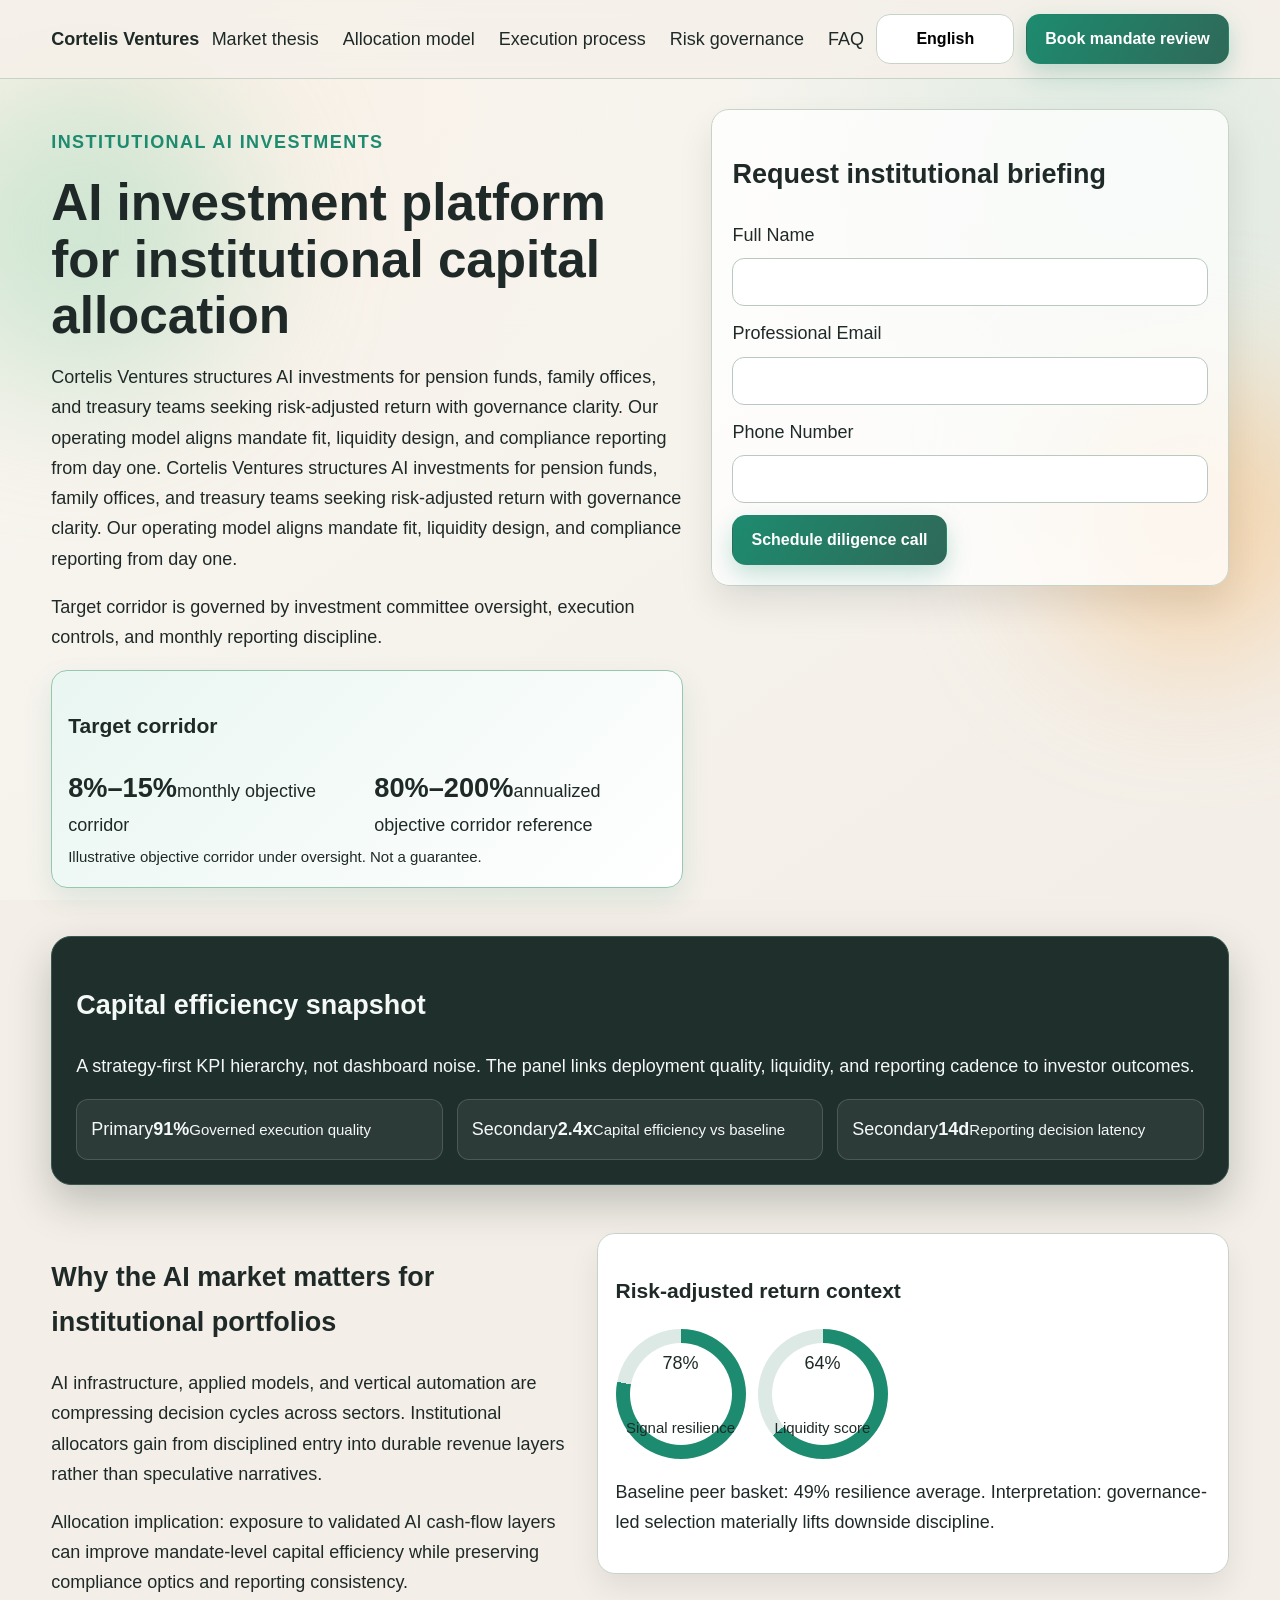
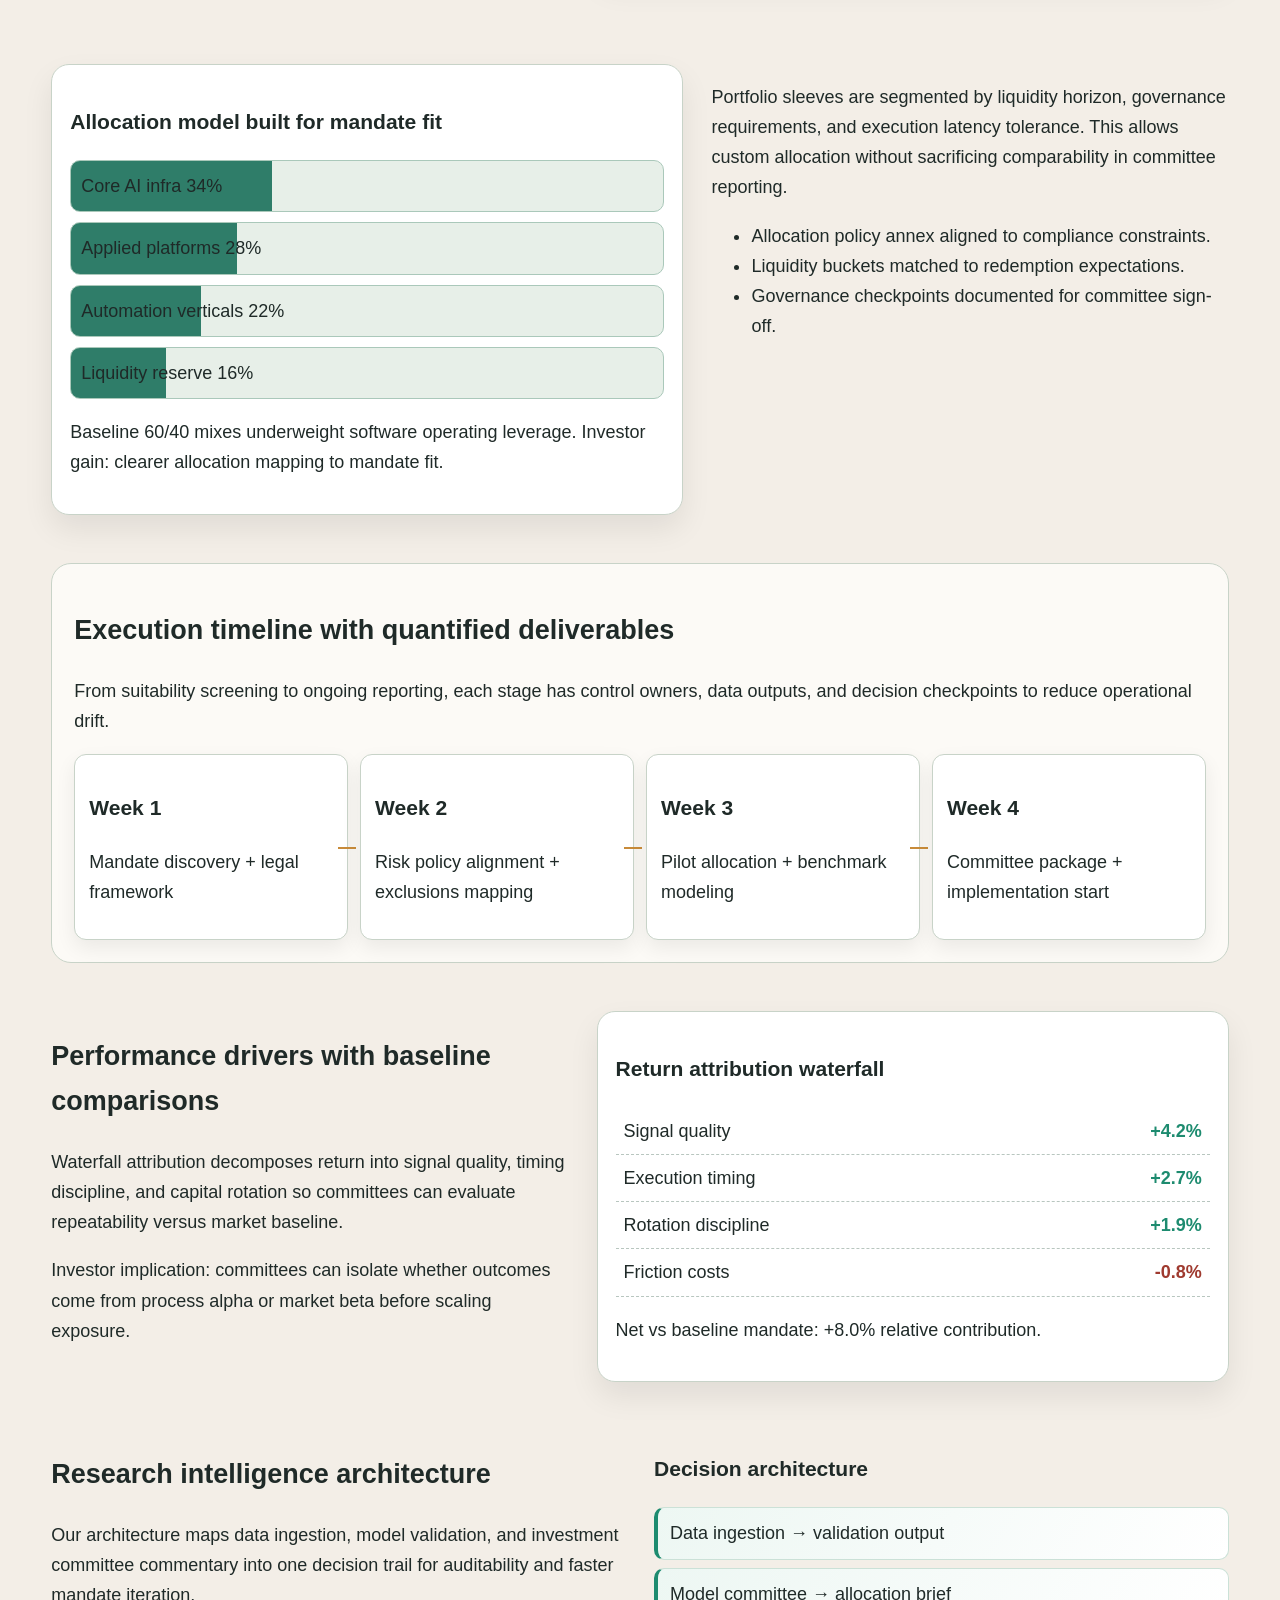
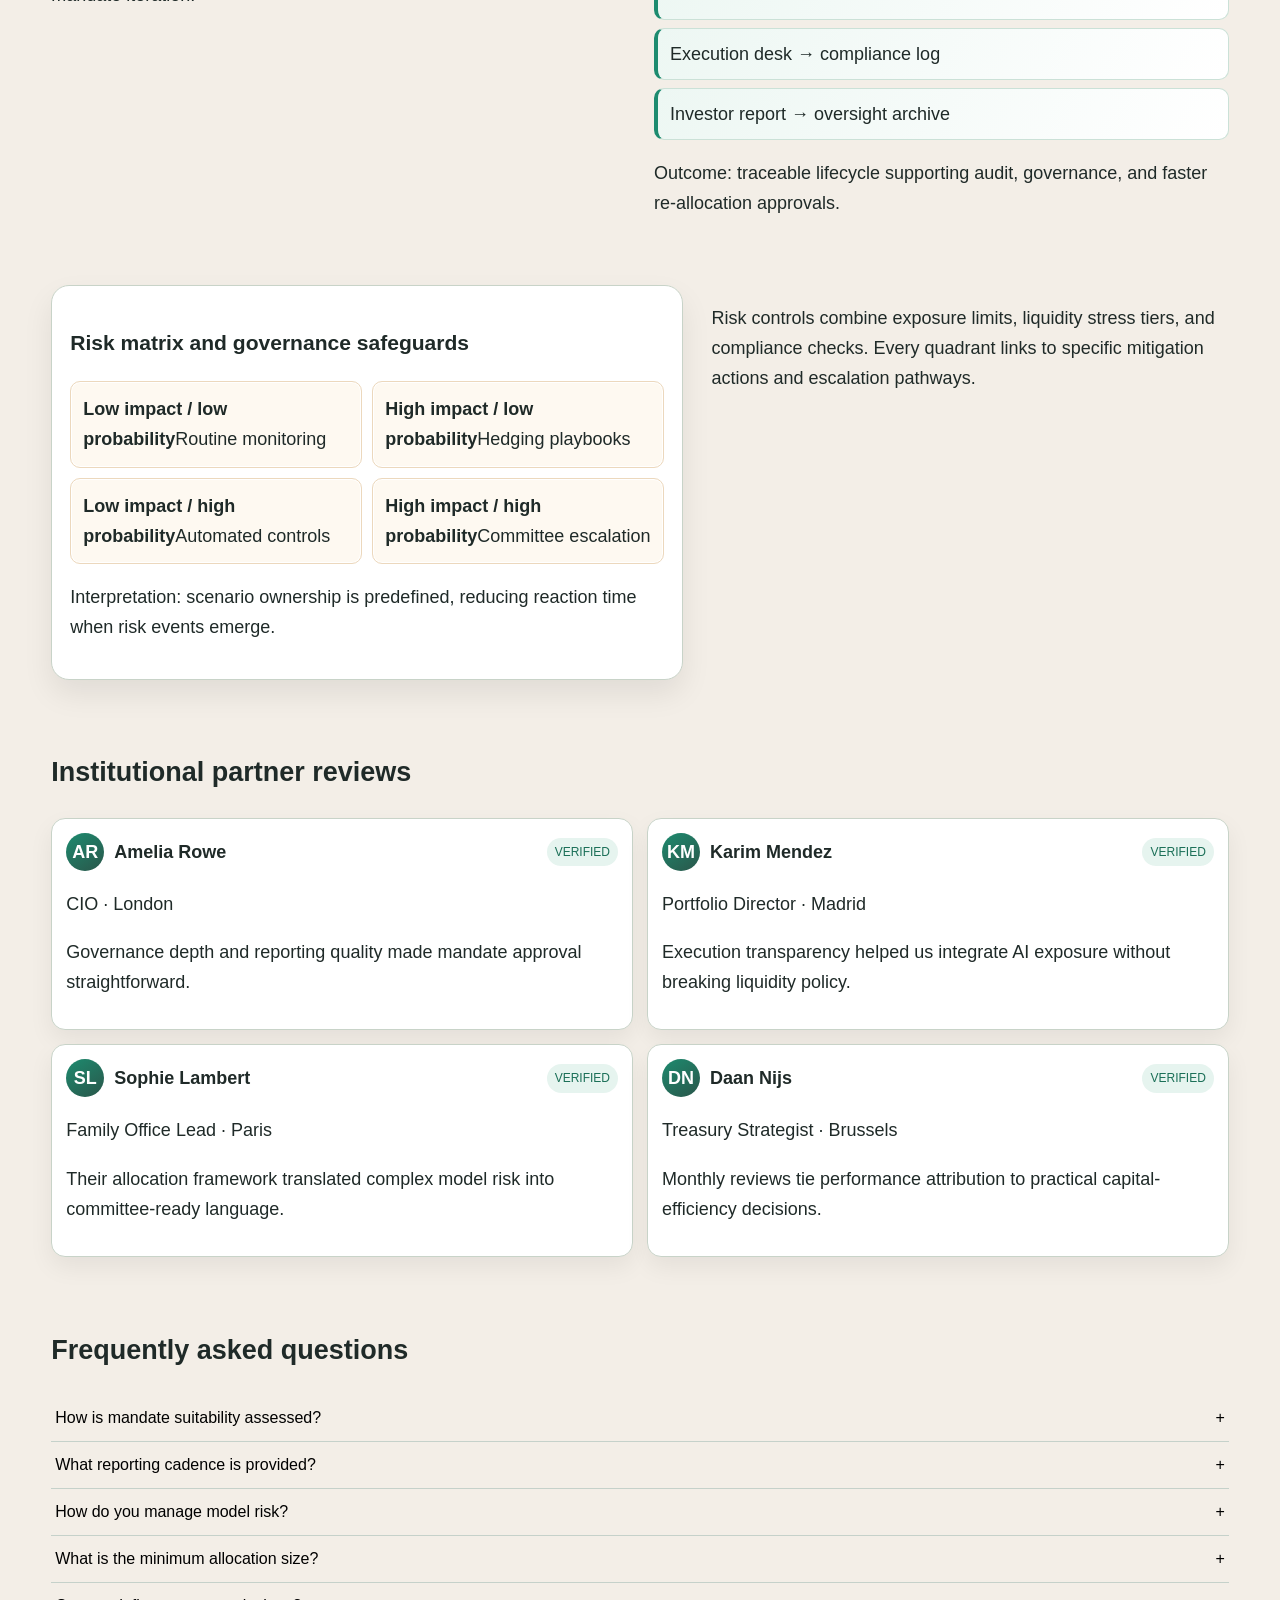
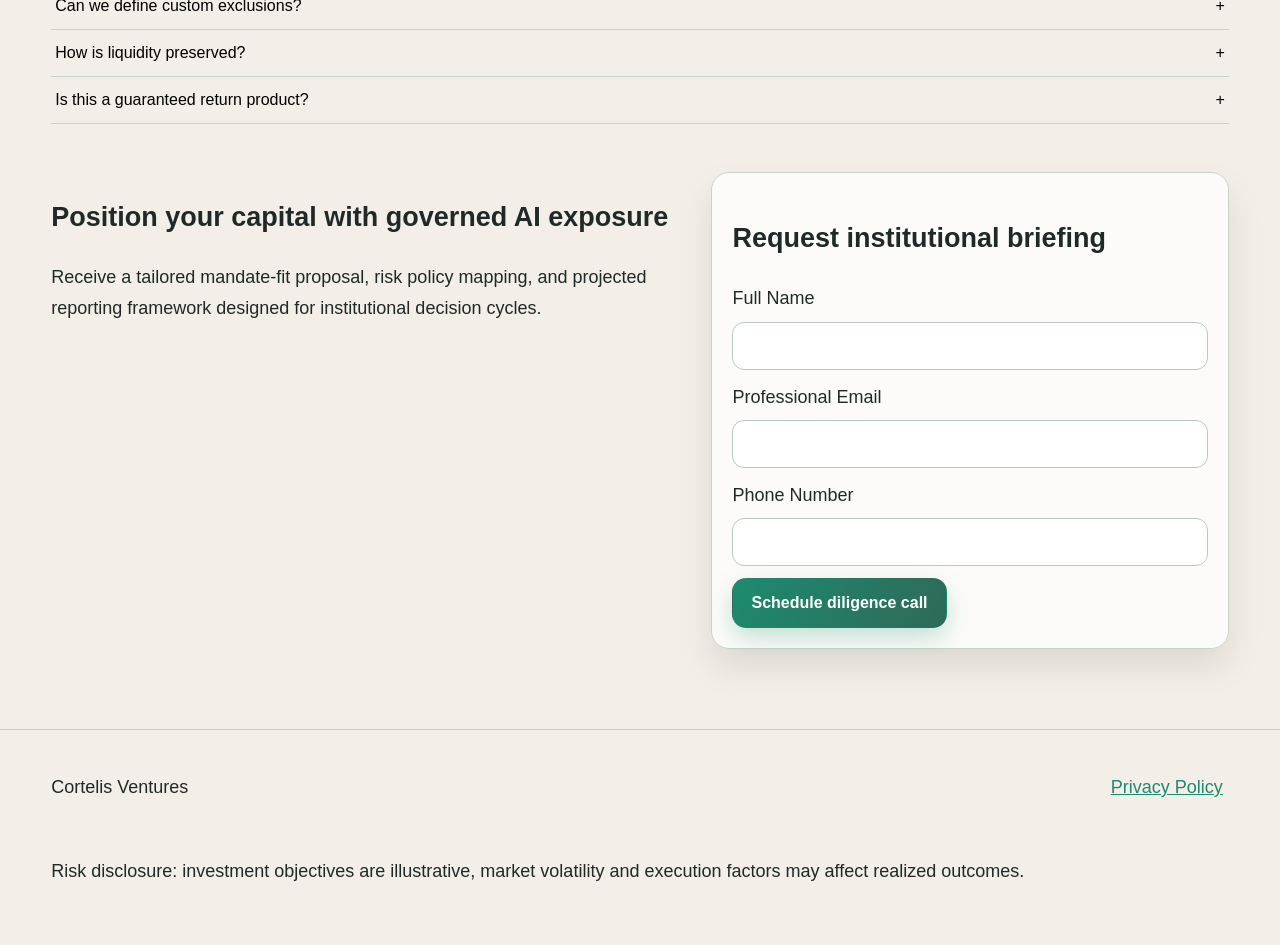
<file: index.html>
<!doctype html>
<html lang="en-GB">
<head>
<meta charset="UTF-8" />
<meta name="viewport" content="width=device-width, initial-scale=1.0" />
<title>Cortelis Ventures | AI Investment Platform for Institutional Capital</title>
<meta name="description" content="Institutional AI investments platform by Cortelis Ventures with governed allocation, risk controls, and conversion-ready due diligence workflow." />
<link rel="canonical" href="https://cortelisventures.com/index.html" />
<link rel="alternate" hreflang="en" href="https://cortelisventures.com/index.html" />
<link rel="alternate" hreflang="de" href="https://cortelisventures.com/de/index.html" />
<link rel="alternate" hreflang="fr" href="https://cortelisventures.com/fr/index.html" />
<link rel="alternate" hreflang="es" href="https://cortelisventures.com/es/index.html" />
<link rel="alternate" hreflang="it" href="https://cortelisventures.com/it/index.html" />
<link rel="alternate" hreflang="tr" href="https://cortelisventures.com/tr/index.html" />
<link rel="alternate" hreflang="pt" href="https://cortelisventures.com/pt/index.html" />
<link rel="alternate" hreflang="ja" href="https://cortelisventures.com/jp/index.html" />
<link rel="alternate" hreflang="sk" href="https://cortelisventures.com/sk/index.html" />
<link rel="alternate" hreflang="nl-BE" href="https://cortelisventures.com/be/index.html" />
<meta property="og:title" content="Cortelis Ventures | AI Investment Platform for Institutional Capital" /><meta property="og:description" content="Institutional AI investments platform by Cortelis Ventures with governed allocation, risk controls, and conversion-ready due diligence workflow." /><meta property="og:type" content="website" /><meta property="og:url" content="https://cortelisventures.com/index.html" />
<meta name="twitter:card" content="summary_large_image" /><meta name="twitter:title" content="Cortelis Ventures | AI Investment Platform for Institutional Capital" /><meta name="twitter:description" content="Institutional AI investments platform by Cortelis Ventures with governed allocation, risk controls, and conversion-ready due diligence workflow." />
<link rel="stylesheet" href="assets/style.css" />
<script type="application/ld+json">{"@context":"https://schema.org","@graph":[{"@type":"Organization","name":"Cortelis Ventures","url":"https://cortelisventures.com/index.html"},{"@type":"WebSite","name":"Cortelis Ventures","url":"https://cortelisventures.com/index.html"},{"@type":"FAQPage","mainEntity":[{"@type":"Question","name":"How is mandate suitability assessed?","acceptedAnswer":{"@type":"Answer","text":"We map your liquidity profile, governance constraints, and return objectives to a structured suitability matrix before any allocation proposal."}},{"@type":"Question","name":"What reporting cadence is provided?","acceptedAnswer":{"@type":"Answer","text":"You receive monthly performance packs, quarterly governance summaries, and ad-hoc risk alerts tied to predefined escalation thresholds."}},{"@type":"Question","name":"How do you manage model risk?","acceptedAnswer":{"@type":"Answer","text":"Model risk is monitored through validation cycles, drift diagnostics, and committee-approved override policies with full audit trails."}},{"@type":"Question","name":"What is the minimum allocation size?","acceptedAnswer":{"@type":"Answer","text":"Minimum ticket sizes depend on structure and jurisdiction, typically aligned with institutional onboarding and compliance requirements."}},{"@type":"Question","name":"Can we define custom exclusions?","acceptedAnswer":{"@type":"Answer","text":"Yes. Mandates support compliance screens, sector exclusions, and concentration caps documented in policy annexes."}},{"@type":"Question","name":"How is liquidity preserved?","acceptedAnswer":{"@type":"Answer","text":"Allocation sleeves include liquidity tiers and rebalance windows so withdrawals can be planned without forced execution."}},{"@type":"Question","name":"Is this a guaranteed return product?","acceptedAnswer":{"@type":"Answer","text":"No. Target corridors are illustrative policy references under oversight and never a promise of realized performance."}}]},{"@type":"Review","itemReviewed":{"@type":"Organization","name":"Cortelis Ventures"},"author":{"@type":"Person","name":"Amelia Rowe"},"reviewBody":"Governance depth and reporting quality made mandate approval straightforward."}]}</script>
<script defer src="assets/app.js"></script>
</head>
<body>
<div class="bg-mesh"></div><div class="glow glow-a"></div><div class="glow glow-b"></div>
<header class="site-header"><div class="brand">Cortelis Ventures</div><nav class="main-nav"><a href="#market">Market thesis</a><a href="#model">Allocation model</a><a href="#process">Execution process</a><a href="#risk">Risk governance</a><a href="#faq">FAQ</a></nav><div class="header-actions"><div class="lang-dropdown"><button class="btn lang-btn" aria-expanded="false">English</button><div class="lang-menu"><a href="index.html" class="lang-item"><svg class="flag flag-uk" viewBox="0 0 36 24" aria-hidden="true"><rect width="36" height="24"/></svg><span>English</span></a><a href="de/index.html" class="lang-item"><svg class="flag flag-de" viewBox="0 0 36 24" aria-hidden="true"><rect width="36" height="24"/></svg><span>Deutsch</span></a><a href="fr/index.html" class="lang-item"><svg class="flag flag-fr" viewBox="0 0 36 24" aria-hidden="true"><rect width="36" height="24"/></svg><span>Français</span></a><a href="es/index.html" class="lang-item"><svg class="flag flag-es" viewBox="0 0 36 24" aria-hidden="true"><rect width="36" height="24"/></svg><span>Español</span></a><a href="it/index.html" class="lang-item"><svg class="flag flag-it" viewBox="0 0 36 24" aria-hidden="true"><rect width="36" height="24"/></svg><span>Italiano</span></a><a href="tr/index.html" class="lang-item"><svg class="flag flag-tr" viewBox="0 0 36 24" aria-hidden="true"><rect width="36" height="24"/></svg><span>Türkçe</span></a><a href="pt/index.html" class="lang-item"><svg class="flag flag-pt" viewBox="0 0 36 24" aria-hidden="true"><rect width="36" height="24"/></svg><span>Português</span></a><a href="jp/index.html" class="lang-item"><svg class="flag flag-jp" viewBox="0 0 36 24" aria-hidden="true"><rect width="36" height="24"/></svg><span>日本語</span></a><a href="sk/index.html" class="lang-item"><svg class="flag flag-sk" viewBox="0 0 36 24" aria-hidden="true"><rect width="36" height="24"/></svg><span>Slovenčina</span></a><a href="be/index.html" class="lang-item"><svg class="flag flag-be" viewBox="0 0 36 24" aria-hidden="true"><rect width="36" height="24"/></svg><span>Belgium</span></a></div></div><a class="btn cta-btn" href="#lead-final">Book mandate review</a><button class="burger" aria-label="Menu"><span></span><span></span><span></span></button></div></header>
<aside class="mobile-drawer" aria-hidden="true"><button class="drawer-close" aria-label="Close">×</button><nav class="drawer-nav"><a href="#market">Market thesis</a><a href="#model">Allocation model</a><a href="#process">Execution process</a><a href="#risk">Risk governance</a><a href="#faq">FAQ</a></nav><div class="drawer-language"><a href="index.html">English</a><a href="de/index.html">Deutsch</a><a href="fr/index.html">Français</a><a href="es/index.html">Español</a><a href="it/index.html">Italiano</a><a href="tr/index.html">Türkçe</a><a href="pt/index.html">Português</a><a href="jp/index.html">日本語</a><a href="sk/index.html">Slovenčina</a><a href="be/index.html">Nederlands</a></div><a class="btn cta-btn" href="#lead-final">Book mandate review</a></aside><div class="drawer-backdrop"></div>
<main>
<section class="hero"><div><p class="kicker">Institutional AI Investments</p><h1>AI investment platform for institutional capital allocation</h1><p>Cortelis Ventures structures AI investments for pension funds, family offices, and treasury teams seeking risk-adjusted return with governance clarity. Our operating model aligns mandate fit, liquidity design, and compliance reporting from day one. Cortelis Ventures structures AI investments for pension funds, family offices, and treasury teams seeking risk-adjusted return with governance clarity. Our operating model aligns mandate fit, liquidity design, and compliance reporting from day one.</p><p>Target corridor is governed by investment committee oversight, execution controls, and monthly reporting discipline.</p><div class="corridor"><h3>Target corridor</h3><div class="corridor-grid"><div><strong>8%–15%</strong><span>monthly objective corridor</span></div><div><strong>80%–200%</strong><span>annualized objective corridor reference</span></div></div><small>Illustrative objective corridor under oversight. Not a guarantee.</small></div></div>
<form class="lead-form" id="lead-hero"><h2>Request institutional briefing</h2><label>Full Name<input type="text" required /></label><label>Professional Email<input type="email" required /></label><label>Phone Number<input type="tel" required /></label><button class="btn cta-btn" type="submit">Schedule diligence call</button></form></section>
<section class="kpi-strip reveal"><h2>Capital efficiency snapshot</h2><p>A strategy-first KPI hierarchy, not dashboard noise. The panel links deployment quality, liquidity, and reporting cadence to investor outcomes.</p><div class="kpi-hierarchy"><div><span>Primary</span><strong>91%</strong><small>Governed execution quality</small></div><div><span>Secondary</span><strong>2.4x</strong><small>Capital efficiency vs baseline</small></div><div><span>Secondary</span><strong>14d</strong><small>Reporting decision latency</small></div></div></section>
<section id="market" class="split reveal alt"><div><h2>Why the AI market matters for institutional portfolios</h2><p>AI infrastructure, applied models, and vertical automation are compressing decision cycles across sectors. Institutional allocators gain from disciplined entry into durable revenue layers rather than speculative narratives.</p><p>Allocation implication: exposure to validated AI cash-flow layers can improve mandate-level capital efficiency while preserving compliance optics and reporting consistency.</p></div><div class="visual radial-wrap"><h3>Risk-adjusted return context</h3><div class="radials"><div class="ring" style="--val:78"><span>78%</span><small>Signal resilience</small></div><div class="ring" style="--val:64"><span>64%</span><small>Liquidity score</small></div></div><p>Baseline peer basket: 49% resilience average. Interpretation: governance-led selection materially lifts downside discipline.</p></div></section>
<section id="model" class="split reveal"><div class="visual stack-bars"><h3>Allocation model built for mandate fit</h3><div class="stack"><span style="--w:34">Core AI infra 34%</span><span style="--w:28">Applied platforms 28%</span><span style="--w:22">Automation verticals 22%</span><span style="--w:16">Liquidity reserve 16%</span></div><p>Baseline 60/40 mixes underweight software operating leverage. Investor gain: clearer allocation mapping to mandate fit.</p></div><div><p>Portfolio sleeves are segmented by liquidity horizon, governance requirements, and execution latency tolerance. This allows custom allocation without sacrificing comparability in committee reporting.</p><ul><li>Allocation policy annex aligned to compliance constraints.</li><li>Liquidity buckets matched to redemption expectations.</li><li>Governance checkpoints documented for committee sign-off.</li></ul></div></section>
<section id="process" class="timeline reveal"><h2>Execution timeline with quantified deliverables</h2><p>From suitability screening to ongoing reporting, each stage has control owners, data outputs, and decision checkpoints to reduce operational drift.</p><div class="timeline-grid"><article><h3>Week 1</h3><p>Mandate discovery + legal framework</p></article><article><h3>Week 2</h3><p>Risk policy alignment + exclusions mapping</p></article><article><h3>Week 3</h3><p>Pilot allocation + benchmark modeling</p></article><article><h3>Week 4</h3><p>Committee package + implementation start</p></article></div></section>
<section class="split reveal alt"><div><h2>Performance drivers with baseline comparisons</h2><p>Waterfall attribution decomposes return into signal quality, timing discipline, and capital rotation so committees can evaluate repeatability versus market baseline.</p><p>Investor implication: committees can isolate whether outcomes come from process alpha or market beta before scaling exposure.</p></div><div class="visual waterfall"><h3>Return attribution waterfall</h3><div class="wf-row"><span>Signal quality</span><b>+4.2%</b></div><div class="wf-row"><span>Execution timing</span><b>+2.7%</b></div><div class="wf-row"><span>Rotation discipline</span><b>+1.9%</b></div><div class="wf-row neg"><span>Friction costs</span><b>-0.8%</b></div><p>Net vs baseline mandate: +8.0% relative contribution.</p></div></section>
<section class="grid-two reveal"><article><h2>Research intelligence architecture</h2><p>Our architecture maps data ingestion, model validation, and investment committee commentary into one decision trail for auditability and faster mandate iteration.</p></article><article class="architecture"><h3>Decision architecture</h3><div class="node">Data ingestion → validation output</div><div class="node">Model committee → allocation brief</div><div class="node">Execution desk → compliance log</div><div class="node">Investor report → oversight archive</div><p>Outcome: traceable lifecycle supporting audit, governance, and faster re-allocation approvals.</p></article></section>
<section id="risk" class="split reveal"><div class="visual risk-matrix"><h3>Risk matrix and governance safeguards</h3><div class="matrix"><div><strong>Low impact / low probability</strong><span>Routine monitoring</span></div><div><strong>High impact / low probability</strong><span>Hedging playbooks</span></div><div><strong>Low impact / high probability</strong><span>Automated controls</span></div><div><strong>High impact / high probability</strong><span>Committee escalation</span></div></div><p>Interpretation: scenario ownership is predefined, reducing reaction time when risk events emerge.</p></div><div><p>Risk controls combine exposure limits, liquidity stress tiers, and compliance checks. Every quadrant links to specific mitigation actions and escalation pathways.</p></div></section>
<section class="reviews reveal"><h2>Institutional partner reviews</h2><div class="review-grid"><article class="review-card"><div class="review-head"><div class="avatar">AR</div><div class="person">Amelia Rowe</div><span class="verified">VERIFIED</span></div><p class="review-role">CIO · London</p><p>Governance depth and reporting quality made mandate approval straightforward.</p></article><article class="review-card"><div class="review-head"><div class="avatar">KM</div><div class="person">Karim Mendez</div><span class="verified">VERIFIED</span></div><p class="review-role">Portfolio Director · Madrid</p><p>Execution transparency helped us integrate AI exposure without breaking liquidity policy.</p></article><article class="review-card"><div class="review-head"><div class="avatar">SL</div><div class="person">Sophie Lambert</div><span class="verified">VERIFIED</span></div><p class="review-role">Family Office Lead · Paris</p><p>Their allocation framework translated complex model risk into committee-ready language.</p></article><article class="review-card"><div class="review-head"><div class="avatar">DN</div><div class="person">Daan Nijs</div><span class="verified">VERIFIED</span></div><p class="review-role">Treasury Strategist · Brussels</p><p>Monthly reviews tie performance attribution to practical capital-efficiency decisions.</p></article></div></section>
<section id="faq" class="faq reveal"><h2>Frequently asked questions</h2><div class="faq-item"><button class="faq-q" aria-expanded="false"><span>How is mandate suitability assessed?</span><span>+</span></button><div class="faq-a"><p>We map your liquidity profile, governance constraints, and return objectives to a structured suitability matrix before any allocation proposal.</p></div></div><div class="faq-item"><button class="faq-q" aria-expanded="false"><span>What reporting cadence is provided?</span><span>+</span></button><div class="faq-a"><p>You receive monthly performance packs, quarterly governance summaries, and ad-hoc risk alerts tied to predefined escalation thresholds.</p></div></div><div class="faq-item"><button class="faq-q" aria-expanded="false"><span>How do you manage model risk?</span><span>+</span></button><div class="faq-a"><p>Model risk is monitored through validation cycles, drift diagnostics, and committee-approved override policies with full audit trails.</p></div></div><div class="faq-item"><button class="faq-q" aria-expanded="false"><span>What is the minimum allocation size?</span><span>+</span></button><div class="faq-a"><p>Minimum ticket sizes depend on structure and jurisdiction, typically aligned with institutional onboarding and compliance requirements.</p></div></div><div class="faq-item"><button class="faq-q" aria-expanded="false"><span>Can we define custom exclusions?</span><span>+</span></button><div class="faq-a"><p>Yes. Mandates support compliance screens, sector exclusions, and concentration caps documented in policy annexes.</p></div></div><div class="faq-item"><button class="faq-q" aria-expanded="false"><span>How is liquidity preserved?</span><span>+</span></button><div class="faq-a"><p>Allocation sleeves include liquidity tiers and rebalance windows so withdrawals can be planned without forced execution.</p></div></div><div class="faq-item"><button class="faq-q" aria-expanded="false"><span>Is this a guaranteed return product?</span><span>+</span></button><div class="faq-a"><p>No. Target corridors are illustrative policy references under oversight and never a promise of realized performance.</p></div></div></section>
<section id="lead-final" class="final-cta reveal"><div><h2>Position your capital with governed AI exposure</h2><p>Receive a tailored mandate-fit proposal, risk policy mapping, and projected reporting framework designed for institutional decision cycles.</p></div><form class="lead-form"><h2>Request institutional briefing</h2><label>Full Name<input type="text" required /></label><label>Professional Email<input type="email" required /></label><label>Phone Number<input type="tel" required /></label><button class="btn cta-btn" type="submit">Schedule diligence call</button></form></section>
</main>
<footer><p>Cortelis Ventures</p><button class="privacy-link">Privacy Policy</button><p>Risk disclosure: investment objectives are illustrative, market volatility and execution factors may affect realized outcomes.</p></footer>
<div class="modal" aria-hidden="true"><div class="modal-panel" role="dialog" aria-modal="true" aria-label="Privacy Policy"><button class="modal-x" aria-label="Close">×</button><h2>Privacy Policy</h2><div class="modal-scroll"><h3>Introduction</h3><p>We process investor information to evaluate mandate fit and provide reporting obligations under applicable regulation.</p><h3>Data collection</h3><p>Contact details, professional identifiers, onboarding documentation, and communication records are collected.</p><h3>Legal basis</h3><p>Processing is based on legitimate interest, contractual preparation, and legal compliance obligations.</p><h3>Cookies</h3><p>Essential cookies maintain session consistency and analytics cookies measure engagement quality.</p><h3>Retention</h3><p>Records are retained only for required regulatory and operational periods.</p><h3>Third-party sharing</h3><p>Data may be shared with regulated custodians, compliance providers, and legal advisors under confidentiality.</p><h3>Security</h3><p>Encryption, access controls, and monitoring protect confidentiality and integrity.</p><h3>User rights</h3><p>You may request access, correction, deletion, restriction, or portability where applicable.</p><h3>International transfers</h3><p>Cross-border transfers use lawful safeguards and contractual controls.</p><h3>Industry risk disclosure</h3><p>AI investments involve volatility, liquidity variation, and execution risk; objectives are illustrative only.</p><h3>Contact</h3><p>privacy@cortelisventures.com</p></div><div class="modal-foot"><button class="btn modal-close">Close</button></div></div></div>
</body></html>
</file>
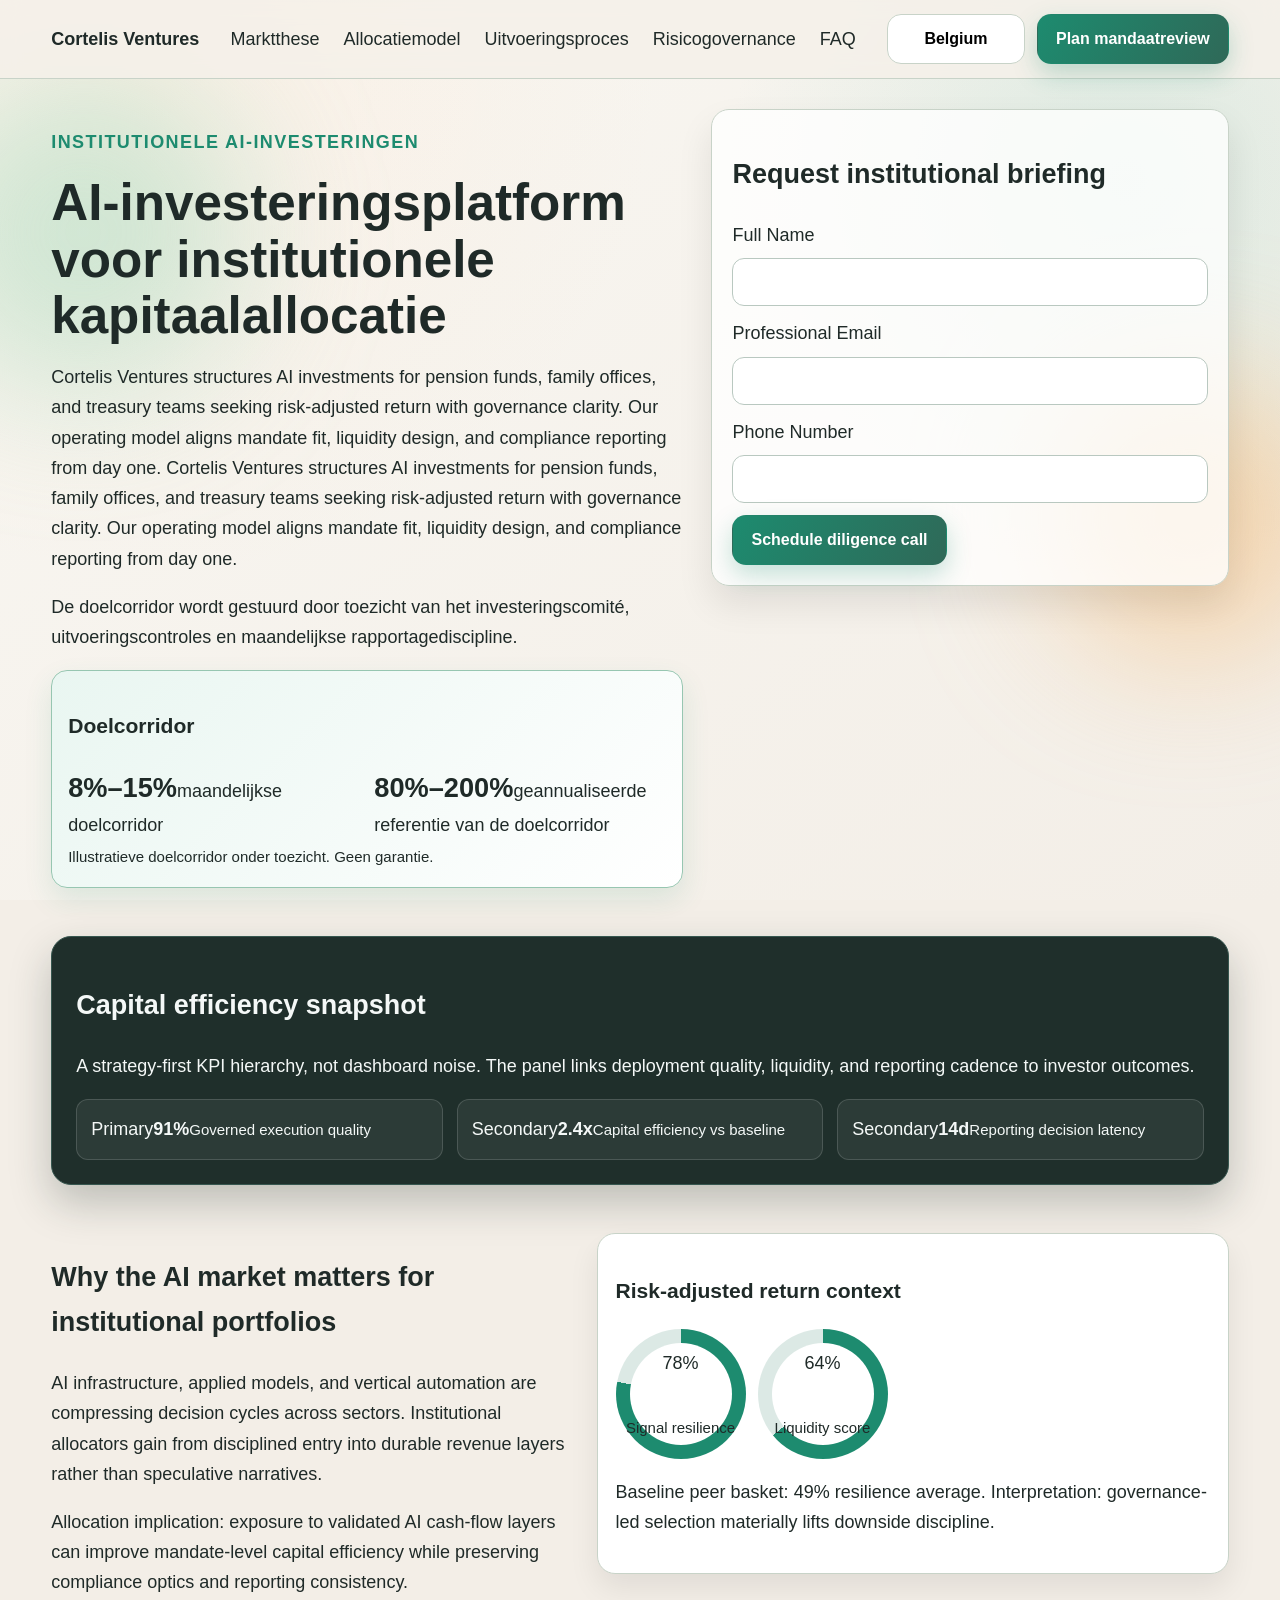
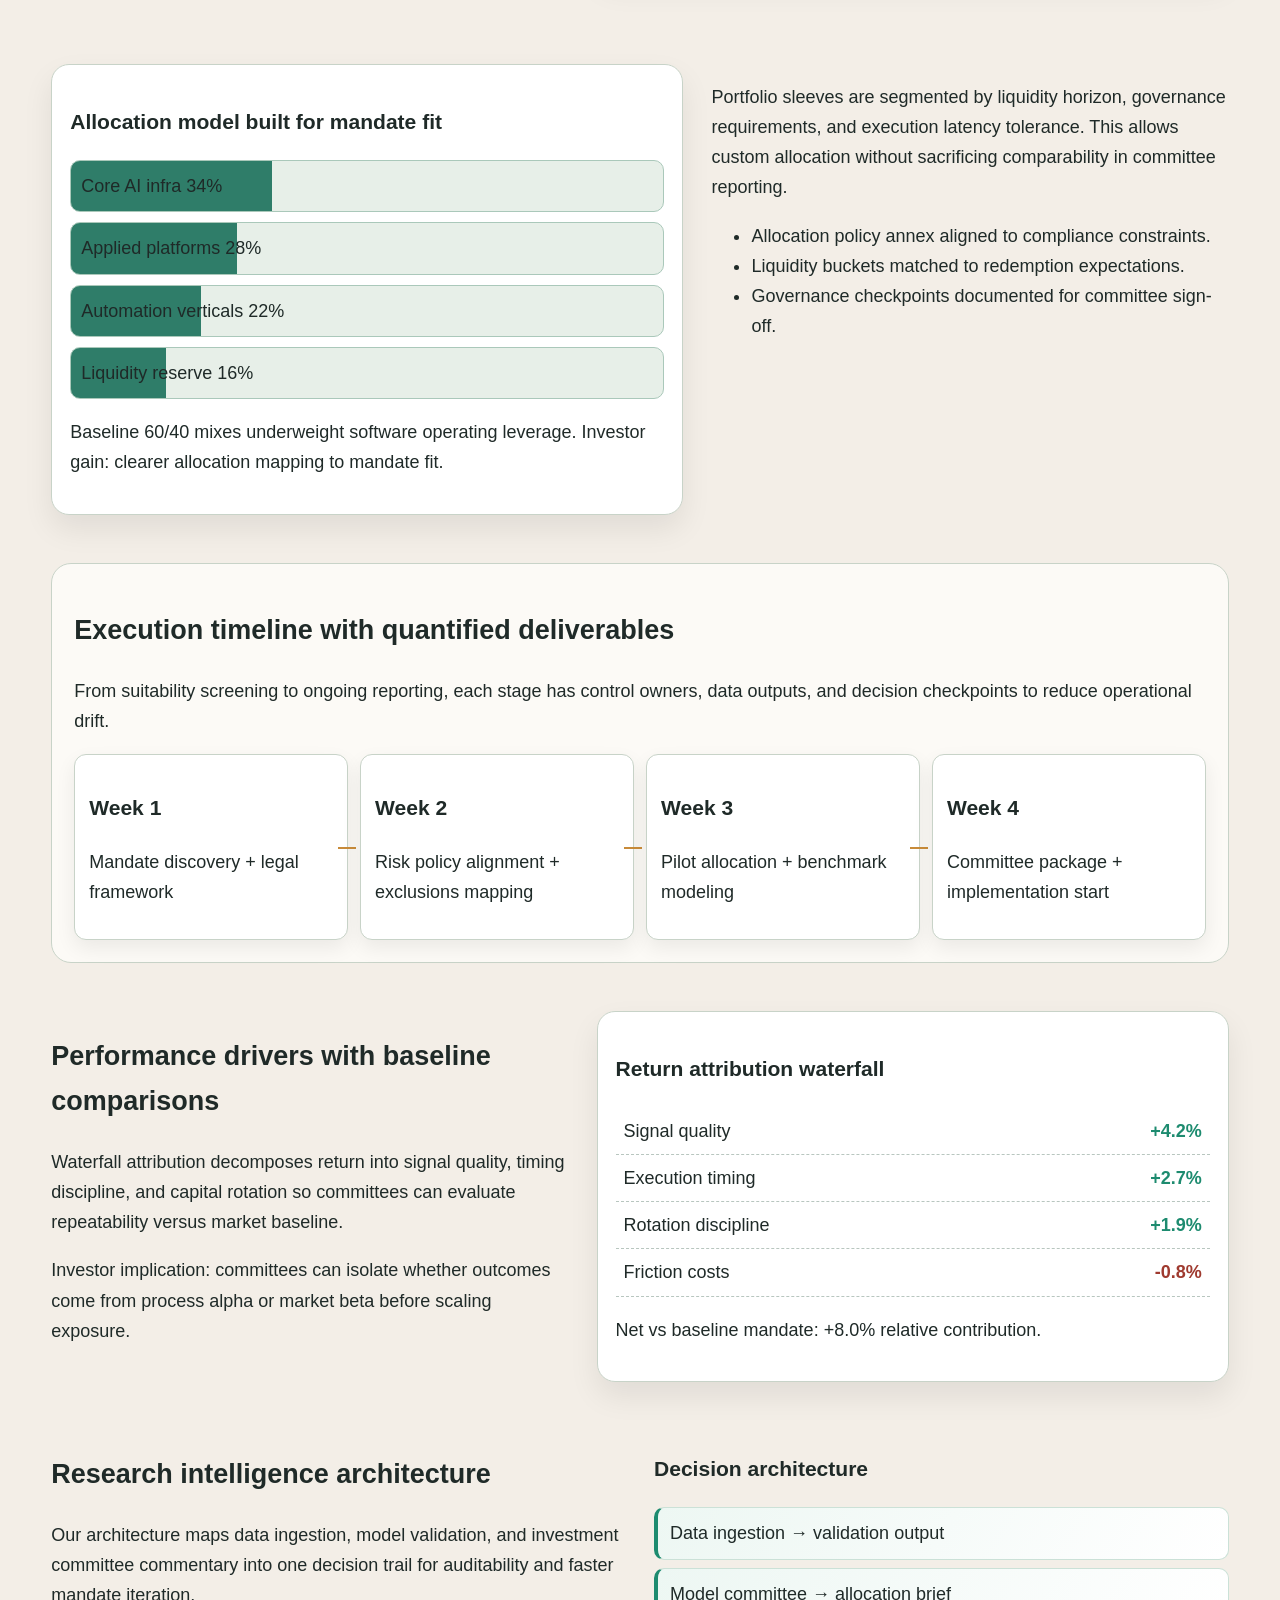
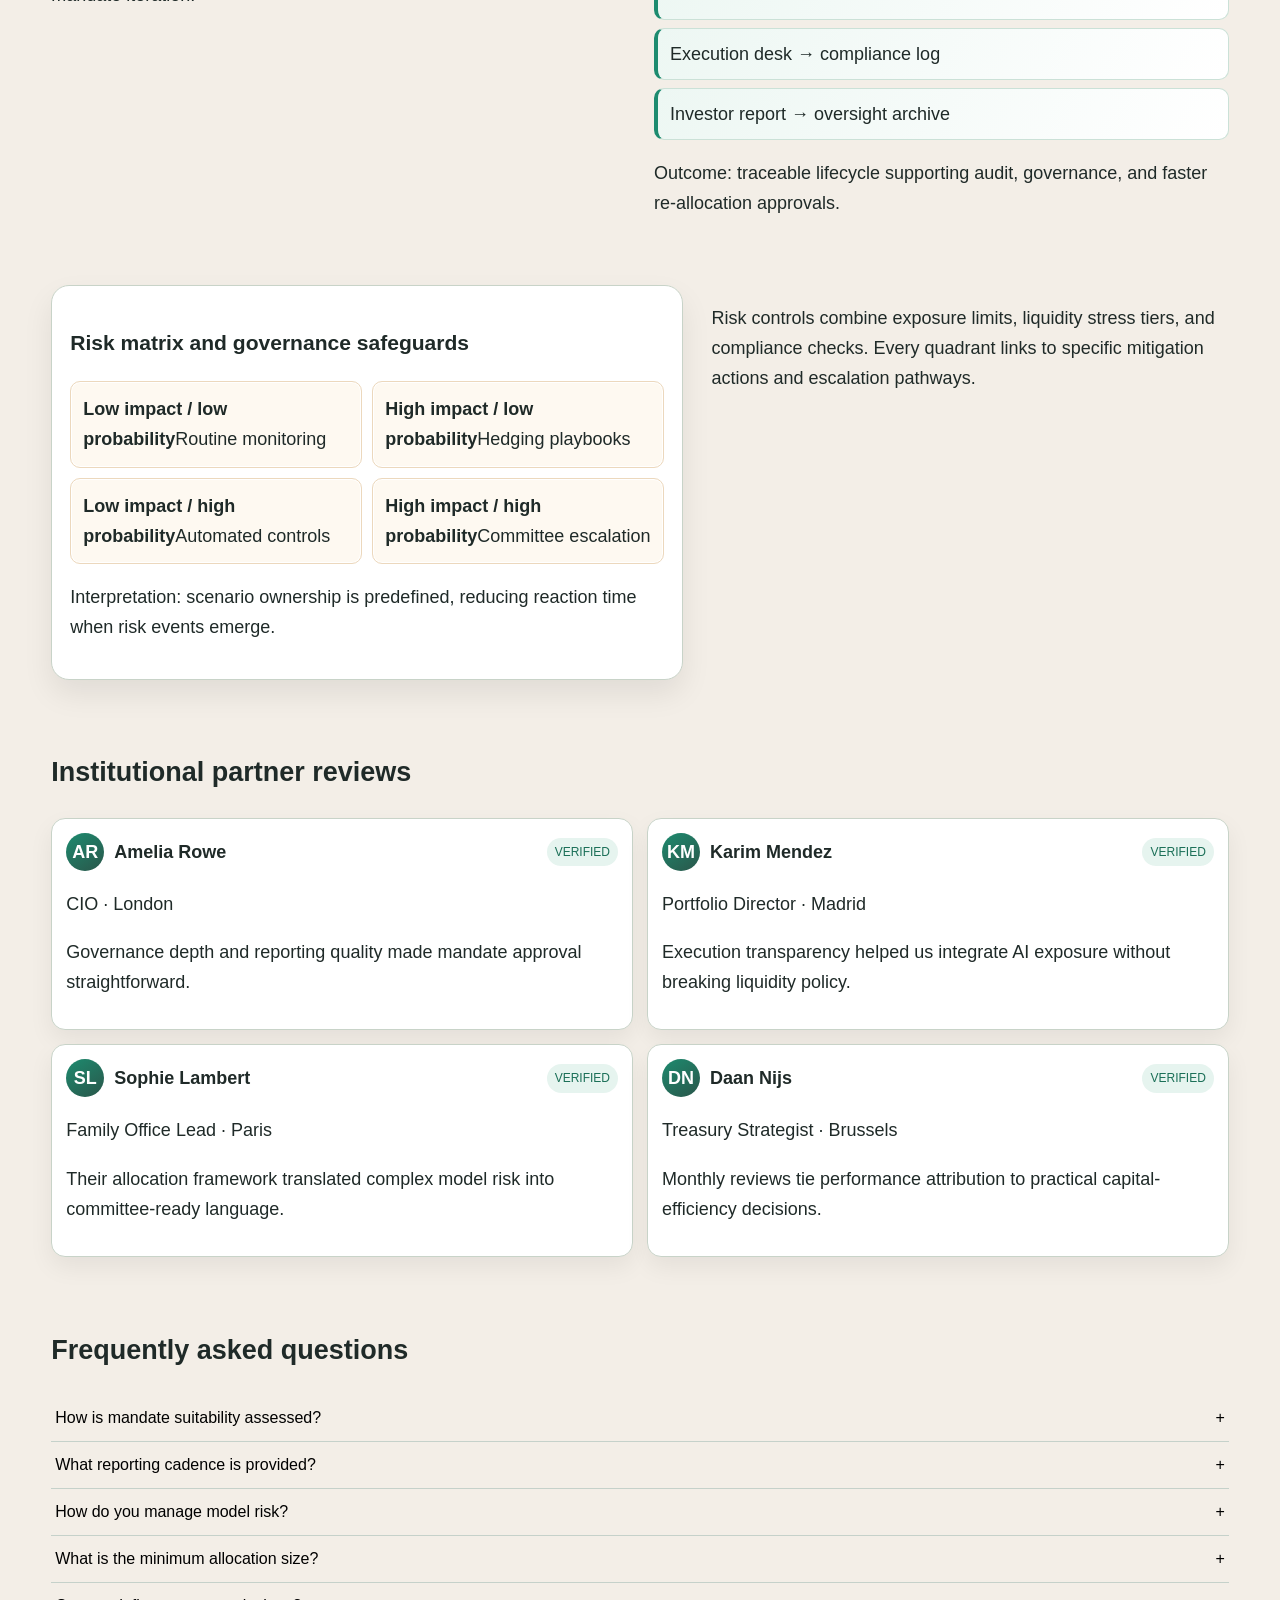
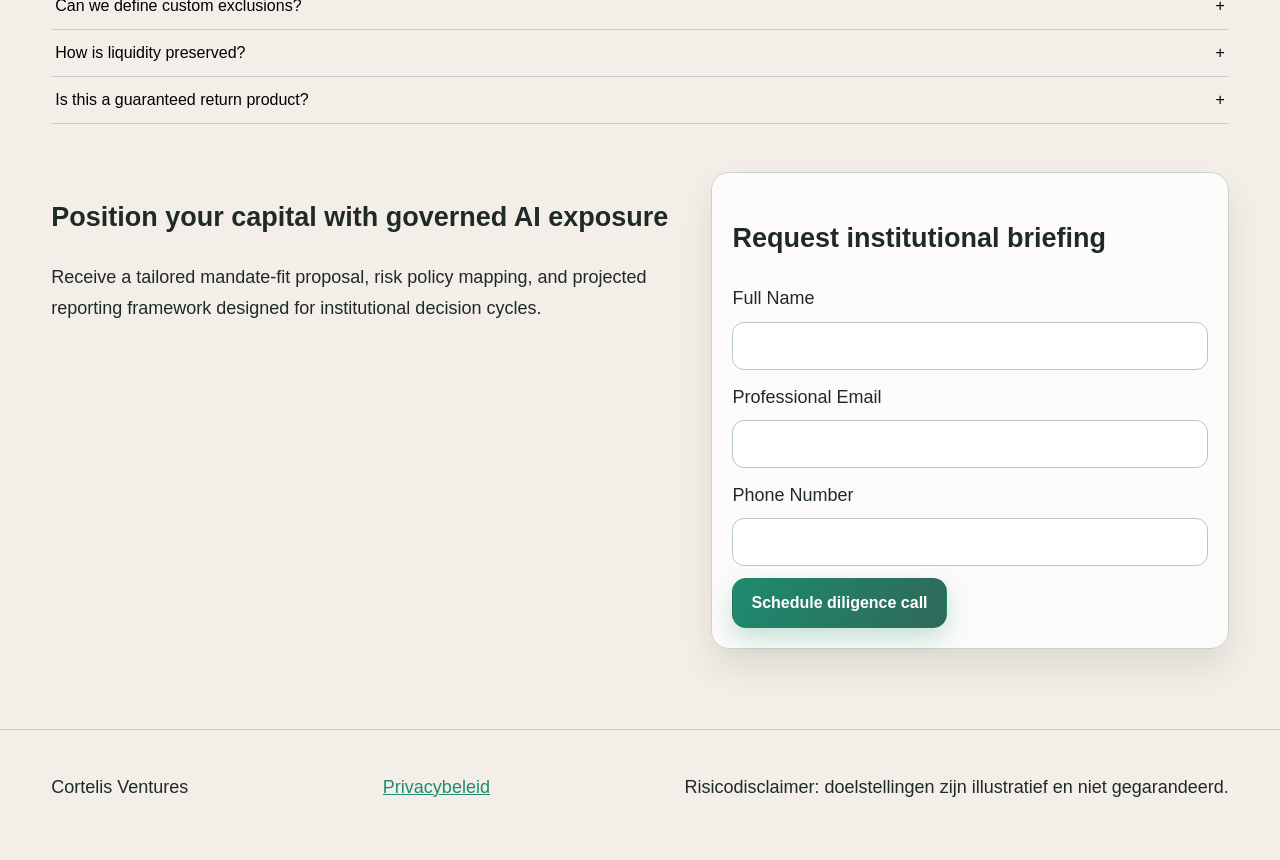
<file: be/index.html>
<!doctype html>
<html lang="nl-BE">
<head>
<meta charset="UTF-8" />
<meta name="viewport" content="width=device-width, initial-scale=1.0" />
<title>Cortelis Ventures | AI-investeringsplatform voor institutioneel kapitaal</title>
<meta name="description" content="Institutioneel AI-investeringsplatform met governance, risicobeheer en conversiegericht traject voor serieuze leads." />
<link rel="canonical" href="https://cortelisventures.com/be/index.html" />
<link rel="alternate" hreflang="en" href="https://cortelisventures.com/index.html" />
<link rel="alternate" hreflang="de" href="https://cortelisventures.com/de/index.html" />
<link rel="alternate" hreflang="fr" href="https://cortelisventures.com/fr/index.html" />
<link rel="alternate" hreflang="es" href="https://cortelisventures.com/es/index.html" />
<link rel="alternate" hreflang="it" href="https://cortelisventures.com/it/index.html" />
<link rel="alternate" hreflang="tr" href="https://cortelisventures.com/tr/index.html" />
<link rel="alternate" hreflang="pt" href="https://cortelisventures.com/pt/index.html" />
<link rel="alternate" hreflang="ja" href="https://cortelisventures.com/jp/index.html" />
<link rel="alternate" hreflang="sk" href="https://cortelisventures.com/sk/index.html" />
<link rel="alternate" hreflang="nl-BE" href="https://cortelisventures.com/be/index.html" />
<meta property="og:title" content="Cortelis Ventures | AI-investeringsplatform voor institutioneel kapitaal" /><meta property="og:description" content="Institutioneel AI-investeringsplatform met governance, risicobeheer en conversiegericht traject voor serieuze leads." /><meta property="og:type" content="website" /><meta property="og:url" content="https://cortelisventures.com/be/index.html" />
<meta name="twitter:card" content="summary_large_image" /><meta name="twitter:title" content="Cortelis Ventures | AI-investeringsplatform voor institutioneel kapitaal" /><meta name="twitter:description" content="Institutioneel AI-investeringsplatform met governance, risicobeheer en conversiegericht traject voor serieuze leads." />
<link rel="stylesheet" href="../assets/style.css" />
<script type="application/ld+json">{"@context":"https://schema.org","@graph":[{"@type":"Organization","name":"Cortelis Ventures","url":"https://cortelisventures.com/be/index.html"},{"@type":"WebSite","name":"Cortelis Ventures","url":"https://cortelisventures.com/be/index.html"},{"@type":"FAQPage","mainEntity":[{"@type":"Question","name":"How is mandate suitability assessed?","acceptedAnswer":{"@type":"Answer","text":"We map your liquidity profile, governance constraints, and return objectives to a structured suitability matrix before any allocation proposal."}},{"@type":"Question","name":"What reporting cadence is provided?","acceptedAnswer":{"@type":"Answer","text":"You receive monthly performance packs, quarterly governance summaries, and ad-hoc risk alerts tied to predefined escalation thresholds."}},{"@type":"Question","name":"How do you manage model risk?","acceptedAnswer":{"@type":"Answer","text":"Model risk is monitored through validation cycles, drift diagnostics, and committee-approved override policies with full audit trails."}},{"@type":"Question","name":"What is the minimum allocation size?","acceptedAnswer":{"@type":"Answer","text":"Minimum ticket sizes depend on structure and jurisdiction, typically aligned with institutional onboarding and compliance requirements."}},{"@type":"Question","name":"Can we define custom exclusions?","acceptedAnswer":{"@type":"Answer","text":"Yes. Mandates support compliance screens, sector exclusions, and concentration caps documented in policy annexes."}},{"@type":"Question","name":"How is liquidity preserved?","acceptedAnswer":{"@type":"Answer","text":"Allocation sleeves include liquidity tiers and rebalance windows so withdrawals can be planned without forced execution."}},{"@type":"Question","name":"Is this a guaranteed return product?","acceptedAnswer":{"@type":"Answer","text":"No. Target corridors are illustrative policy references under oversight and never a promise of realized performance."}}]},{"@type":"Review","itemReviewed":{"@type":"Organization","name":"Cortelis Ventures"},"author":{"@type":"Person","name":"Amelia Rowe"},"reviewBody":"Governance depth and reporting quality made mandate approval straightforward."}]}</script>
<script defer src="../assets/app.js"></script>
</head>
<body>
<div class="bg-mesh"></div><div class="glow glow-a"></div><div class="glow glow-b"></div>
<header class="site-header"><div class="brand">Cortelis Ventures</div><nav class="main-nav"><a href="#market">Marktthese</a><a href="#model">Allocatiemodel</a><a href="#process">Uitvoeringsproces</a><a href="#risk">Risicogovernance</a><a href="#faq">FAQ</a></nav><div class="header-actions"><div class="lang-dropdown"><button class="btn lang-btn" aria-expanded="false">Belgium</button><div class="lang-menu"><a href="../index.html" class="lang-item"><svg class="flag flag-uk" viewBox="0 0 36 24" aria-hidden="true"><rect width="36" height="24"/></svg><span>English</span></a><a href="../de/index.html" class="lang-item"><svg class="flag flag-de" viewBox="0 0 36 24" aria-hidden="true"><rect width="36" height="24"/></svg><span>Deutsch</span></a><a href="../fr/index.html" class="lang-item"><svg class="flag flag-fr" viewBox="0 0 36 24" aria-hidden="true"><rect width="36" height="24"/></svg><span>Français</span></a><a href="../es/index.html" class="lang-item"><svg class="flag flag-es" viewBox="0 0 36 24" aria-hidden="true"><rect width="36" height="24"/></svg><span>Español</span></a><a href="../it/index.html" class="lang-item"><svg class="flag flag-it" viewBox="0 0 36 24" aria-hidden="true"><rect width="36" height="24"/></svg><span>Italiano</span></a><a href="../tr/index.html" class="lang-item"><svg class="flag flag-tr" viewBox="0 0 36 24" aria-hidden="true"><rect width="36" height="24"/></svg><span>Türkçe</span></a><a href="../pt/index.html" class="lang-item"><svg class="flag flag-pt" viewBox="0 0 36 24" aria-hidden="true"><rect width="36" height="24"/></svg><span>Português</span></a><a href="../jp/index.html" class="lang-item"><svg class="flag flag-jp" viewBox="0 0 36 24" aria-hidden="true"><rect width="36" height="24"/></svg><span>日本語</span></a><a href="../sk/index.html" class="lang-item"><svg class="flag flag-sk" viewBox="0 0 36 24" aria-hidden="true"><rect width="36" height="24"/></svg><span>Slovenčina</span></a><a href="../be/index.html" class="lang-item"><svg class="flag flag-be" viewBox="0 0 36 24" aria-hidden="true"><rect width="36" height="24"/></svg><span>Belgium</span></a></div></div><a class="btn cta-btn" href="#lead-final">Plan mandaatreview</a><button class="burger" aria-label="Menu"><span></span><span></span><span></span></button></div></header>
<aside class="mobile-drawer" aria-hidden="true"><button class="drawer-close" aria-label="Close">×</button><nav class="drawer-nav"><a href="#market">Marktthese</a><a href="#model">Allocatiemodel</a><a href="#process">Uitvoeringsproces</a><a href="#risk">Risicogovernance</a><a href="#faq">FAQ</a></nav><div class="drawer-language"><a href="../index.html">English</a><a href="../de/index.html">Deutsch</a><a href="../fr/index.html">Français</a><a href="../es/index.html">Español</a><a href="../it/index.html">Italiano</a><a href="../tr/index.html">Türkçe</a><a href="../pt/index.html">Português</a><a href="../jp/index.html">日本語</a><a href="../sk/index.html">Slovenčina</a><a href="../be/index.html">Belgium</a></div><a class="btn cta-btn" href="#lead-final">Plan mandaatreview</a></aside><div class="drawer-backdrop"></div>
<main>
<section class="hero"><div><p class="kicker">Institutionele AI-investeringen</p><h1>AI-investeringsplatform voor institutionele kapitaalallocatie</h1><p>Cortelis Ventures structures AI investments for pension funds, family offices, and treasury teams seeking risk-adjusted return with governance clarity. Our operating model aligns mandate fit, liquidity design, and compliance reporting from day one. Cortelis Ventures structures AI investments for pension funds, family offices, and treasury teams seeking risk-adjusted return with governance clarity. Our operating model aligns mandate fit, liquidity design, and compliance reporting from day one.</p><p>De doelcorridor wordt gestuurd door toezicht van het investeringscomité, uitvoeringscontroles en maandelijkse rapportagediscipline.</p><div class="corridor"><h3>Doelcorridor</h3><div class="corridor-grid"><div><strong>8%–15%</strong><span>maandelijkse doelcorridor</span></div><div><strong>80%–200%</strong><span>geannualiseerde referentie van de doelcorridor</span></div></div><small>Illustratieve doelcorridor onder toezicht. Geen garantie.</small></div></div>
<form class="lead-form" id="lead-hero"><h2>Request institutional briefing</h2><label>Full Name<input type="text" required /></label><label>Professional Email<input type="email" required /></label><label>Phone Number<input type="tel" required /></label><button class="btn cta-btn" type="submit">Schedule diligence call</button></form></section>
<section class="kpi-strip reveal"><h2>Capital efficiency snapshot</h2><p>A strategy-first KPI hierarchy, not dashboard noise. The panel links deployment quality, liquidity, and reporting cadence to investor outcomes.</p><div class="kpi-hierarchy"><div><span>Primary</span><strong>91%</strong><small>Governed execution quality</small></div><div><span>Secondary</span><strong>2.4x</strong><small>Capital efficiency vs baseline</small></div><div><span>Secondary</span><strong>14d</strong><small>Reporting decision latency</small></div></div></section>
<section id="market" class="split reveal alt"><div><h2>Why the AI market matters for institutional portfolios</h2><p>AI infrastructure, applied models, and vertical automation are compressing decision cycles across sectors. Institutional allocators gain from disciplined entry into durable revenue layers rather than speculative narratives.</p><p>Allocation implication: exposure to validated AI cash-flow layers can improve mandate-level capital efficiency while preserving compliance optics and reporting consistency.</p></div><div class="visual radial-wrap"><h3>Risk-adjusted return context</h3><div class="radials"><div class="ring" style="--val:78"><span>78%</span><small>Signal resilience</small></div><div class="ring" style="--val:64"><span>64%</span><small>Liquidity score</small></div></div><p>Baseline peer basket: 49% resilience average. Interpretation: governance-led selection materially lifts downside discipline.</p></div></section>
<section id="model" class="split reveal"><div class="visual stack-bars"><h3>Allocation model built for mandate fit</h3><div class="stack"><span style="--w:34">Core AI infra 34%</span><span style="--w:28">Applied platforms 28%</span><span style="--w:22">Automation verticals 22%</span><span style="--w:16">Liquidity reserve 16%</span></div><p>Baseline 60/40 mixes underweight software operating leverage. Investor gain: clearer allocation mapping to mandate fit.</p></div><div><p>Portfolio sleeves are segmented by liquidity horizon, governance requirements, and execution latency tolerance. This allows custom allocation without sacrificing comparability in committee reporting.</p><ul><li>Allocation policy annex aligned to compliance constraints.</li><li>Liquidity buckets matched to redemption expectations.</li><li>Governance checkpoints documented for committee sign-off.</li></ul></div></section>
<section id="process" class="timeline reveal"><h2>Execution timeline with quantified deliverables</h2><p>From suitability screening to ongoing reporting, each stage has control owners, data outputs, and decision checkpoints to reduce operational drift.</p><div class="timeline-grid"><article><h3>Week 1</h3><p>Mandate discovery + legal framework</p></article><article><h3>Week 2</h3><p>Risk policy alignment + exclusions mapping</p></article><article><h3>Week 3</h3><p>Pilot allocation + benchmark modeling</p></article><article><h3>Week 4</h3><p>Committee package + implementation start</p></article></div></section>
<section class="split reveal alt"><div><h2>Performance drivers with baseline comparisons</h2><p>Waterfall attribution decomposes return into signal quality, timing discipline, and capital rotation so committees can evaluate repeatability versus market baseline.</p><p>Investor implication: committees can isolate whether outcomes come from process alpha or market beta before scaling exposure.</p></div><div class="visual waterfall"><h3>Return attribution waterfall</h3><div class="wf-row"><span>Signal quality</span><b>+4.2%</b></div><div class="wf-row"><span>Execution timing</span><b>+2.7%</b></div><div class="wf-row"><span>Rotation discipline</span><b>+1.9%</b></div><div class="wf-row neg"><span>Friction costs</span><b>-0.8%</b></div><p>Net vs baseline mandate: +8.0% relative contribution.</p></div></section>
<section class="grid-two reveal"><article><h2>Research intelligence architecture</h2><p>Our architecture maps data ingestion, model validation, and investment committee commentary into one decision trail for auditability and faster mandate iteration.</p></article><article class="architecture"><h3>Decision architecture</h3><div class="node">Data ingestion → validation output</div><div class="node">Model committee → allocation brief</div><div class="node">Execution desk → compliance log</div><div class="node">Investor report → oversight archive</div><p>Outcome: traceable lifecycle supporting audit, governance, and faster re-allocation approvals.</p></article></section>
<section id="risk" class="split reveal"><div class="visual risk-matrix"><h3>Risk matrix and governance safeguards</h3><div class="matrix"><div><strong>Low impact / low probability</strong><span>Routine monitoring</span></div><div><strong>High impact / low probability</strong><span>Hedging playbooks</span></div><div><strong>Low impact / high probability</strong><span>Automated controls</span></div><div><strong>High impact / high probability</strong><span>Committee escalation</span></div></div><p>Interpretation: scenario ownership is predefined, reducing reaction time when risk events emerge.</p></div><div><p>Risk controls combine exposure limits, liquidity stress tiers, and compliance checks. Every quadrant links to specific mitigation actions and escalation pathways.</p></div></section>
<section class="reviews reveal"><h2>Institutional partner reviews</h2><div class="review-grid"><article class="review-card"><div class="review-head"><div class="avatar">AR</div><div class="person">Amelia Rowe</div><span class="verified">VERIFIED</span></div><p class="review-role">CIO · London</p><p>Governance depth and reporting quality made mandate approval straightforward.</p></article><article class="review-card"><div class="review-head"><div class="avatar">KM</div><div class="person">Karim Mendez</div><span class="verified">VERIFIED</span></div><p class="review-role">Portfolio Director · Madrid</p><p>Execution transparency helped us integrate AI exposure without breaking liquidity policy.</p></article><article class="review-card"><div class="review-head"><div class="avatar">SL</div><div class="person">Sophie Lambert</div><span class="verified">VERIFIED</span></div><p class="review-role">Family Office Lead · Paris</p><p>Their allocation framework translated complex model risk into committee-ready language.</p></article><article class="review-card"><div class="review-head"><div class="avatar">DN</div><div class="person">Daan Nijs</div><span class="verified">VERIFIED</span></div><p class="review-role">Treasury Strategist · Brussels</p><p>Monthly reviews tie performance attribution to practical capital-efficiency decisions.</p></article></div></section>
<section id="faq" class="faq reveal"><h2>Frequently asked questions</h2><div class="faq-item"><button class="faq-q" aria-expanded="false"><span>How is mandate suitability assessed?</span><span>+</span></button><div class="faq-a"><p>We map your liquidity profile, governance constraints, and return objectives to a structured suitability matrix before any allocation proposal.</p></div></div><div class="faq-item"><button class="faq-q" aria-expanded="false"><span>What reporting cadence is provided?</span><span>+</span></button><div class="faq-a"><p>You receive monthly performance packs, quarterly governance summaries, and ad-hoc risk alerts tied to predefined escalation thresholds.</p></div></div><div class="faq-item"><button class="faq-q" aria-expanded="false"><span>How do you manage model risk?</span><span>+</span></button><div class="faq-a"><p>Model risk is monitored through validation cycles, drift diagnostics, and committee-approved override policies with full audit trails.</p></div></div><div class="faq-item"><button class="faq-q" aria-expanded="false"><span>What is the minimum allocation size?</span><span>+</span></button><div class="faq-a"><p>Minimum ticket sizes depend on structure and jurisdiction, typically aligned with institutional onboarding and compliance requirements.</p></div></div><div class="faq-item"><button class="faq-q" aria-expanded="false"><span>Can we define custom exclusions?</span><span>+</span></button><div class="faq-a"><p>Yes. Mandates support compliance screens, sector exclusions, and concentration caps documented in policy annexes.</p></div></div><div class="faq-item"><button class="faq-q" aria-expanded="false"><span>How is liquidity preserved?</span><span>+</span></button><div class="faq-a"><p>Allocation sleeves include liquidity tiers and rebalance windows so withdrawals can be planned without forced execution.</p></div></div><div class="faq-item"><button class="faq-q" aria-expanded="false"><span>Is this a guaranteed return product?</span><span>+</span></button><div class="faq-a"><p>No. Target corridors are illustrative policy references under oversight and never a promise of realized performance.</p></div></div></section>
<section id="lead-final" class="final-cta reveal"><div><h2>Position your capital with governed AI exposure</h2><p>Receive a tailored mandate-fit proposal, risk policy mapping, and projected reporting framework designed for institutional decision cycles.</p></div><form class="lead-form"><h2>Request institutional briefing</h2><label>Full Name<input type="text" required /></label><label>Professional Email<input type="email" required /></label><label>Phone Number<input type="tel" required /></label><button class="btn cta-btn" type="submit">Schedule diligence call</button></form></section>
</main>
<footer><p>Cortelis Ventures</p><button class="privacy-link">Privacybeleid</button><p>Risicodisclaimer: doelstellingen zijn illustratief en niet gegarandeerd.</p></footer>
<div class="modal" aria-hidden="true"><div class="modal-panel" role="dialog" aria-modal="true" aria-label="Privacybeleid"><button class="modal-x" aria-label="Close">×</button><h2>Privacybeleid</h2><div class="modal-scroll"><h3>Introduction</h3><p>We process investor information to evaluate mandate fit and provide reporting obligations under applicable regulation.</p><h3>Data collection</h3><p>Contact details, professional identifiers, onboarding documentation, and communication records are collected.</p><h3>Legal basis</h3><p>Processing is based on legitimate interest, contractual preparation, and legal compliance obligations.</p><h3>Cookies</h3><p>Essential cookies maintain session consistency and analytics cookies measure engagement quality.</p><h3>Retention</h3><p>Records are retained only for required regulatory and operational periods.</p><h3>Third-party sharing</h3><p>Data may be shared with regulated custodians, compliance providers, and legal advisors under confidentiality.</p><h3>Security</h3><p>Encryption, access controls, and monitoring protect confidentiality and integrity.</p><h3>User rights</h3><p>You may request access, correction, deletion, restriction, or portability where applicable.</p><h3>International transfers</h3><p>Cross-border transfers use lawful safeguards and contractual controls.</p><h3>Industry risk disclosure</h3><p>AI investments involve volatility, liquidity variation, and execution risk; objectives are illustrative only.</p><h3>Contact</h3><p>privacy@cortelisventures.com</p></div><div class="modal-foot"><button class="btn modal-close">Sluiten</button></div></div></div>
</body></html>
</file>
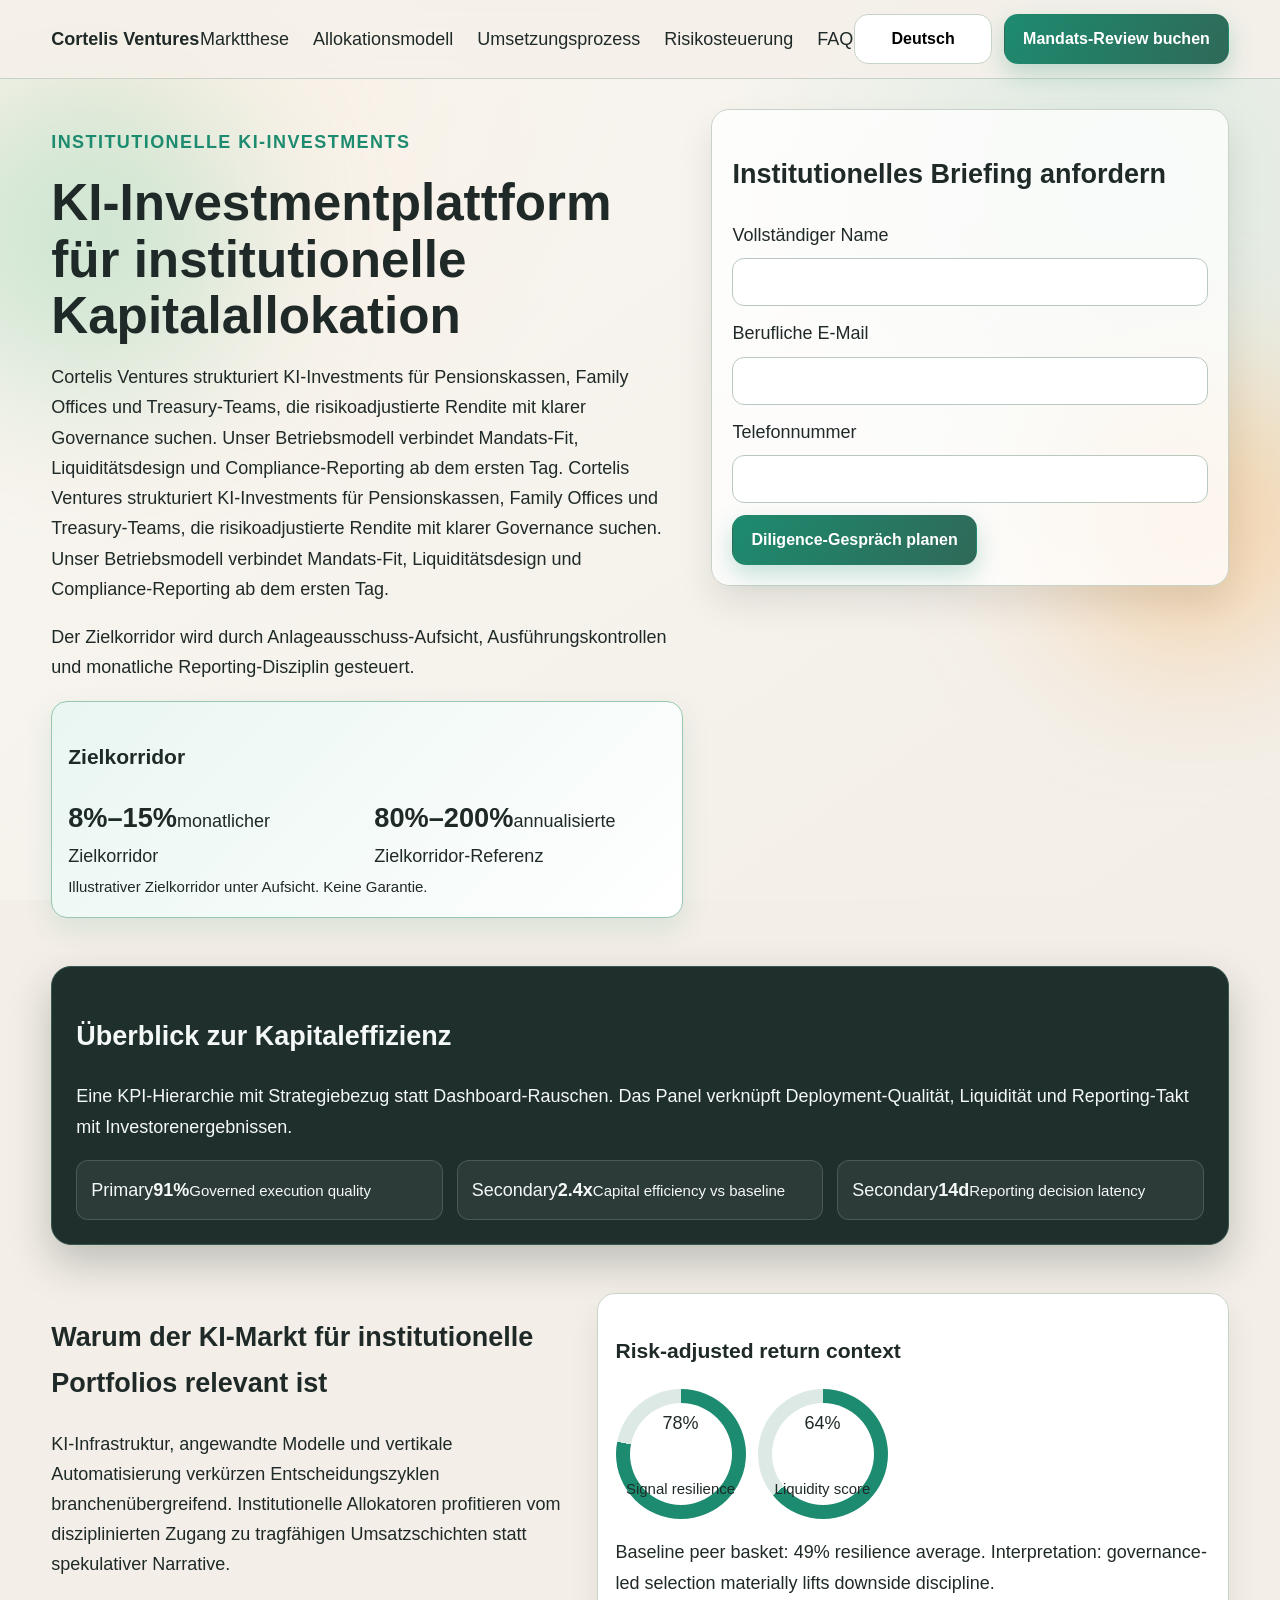
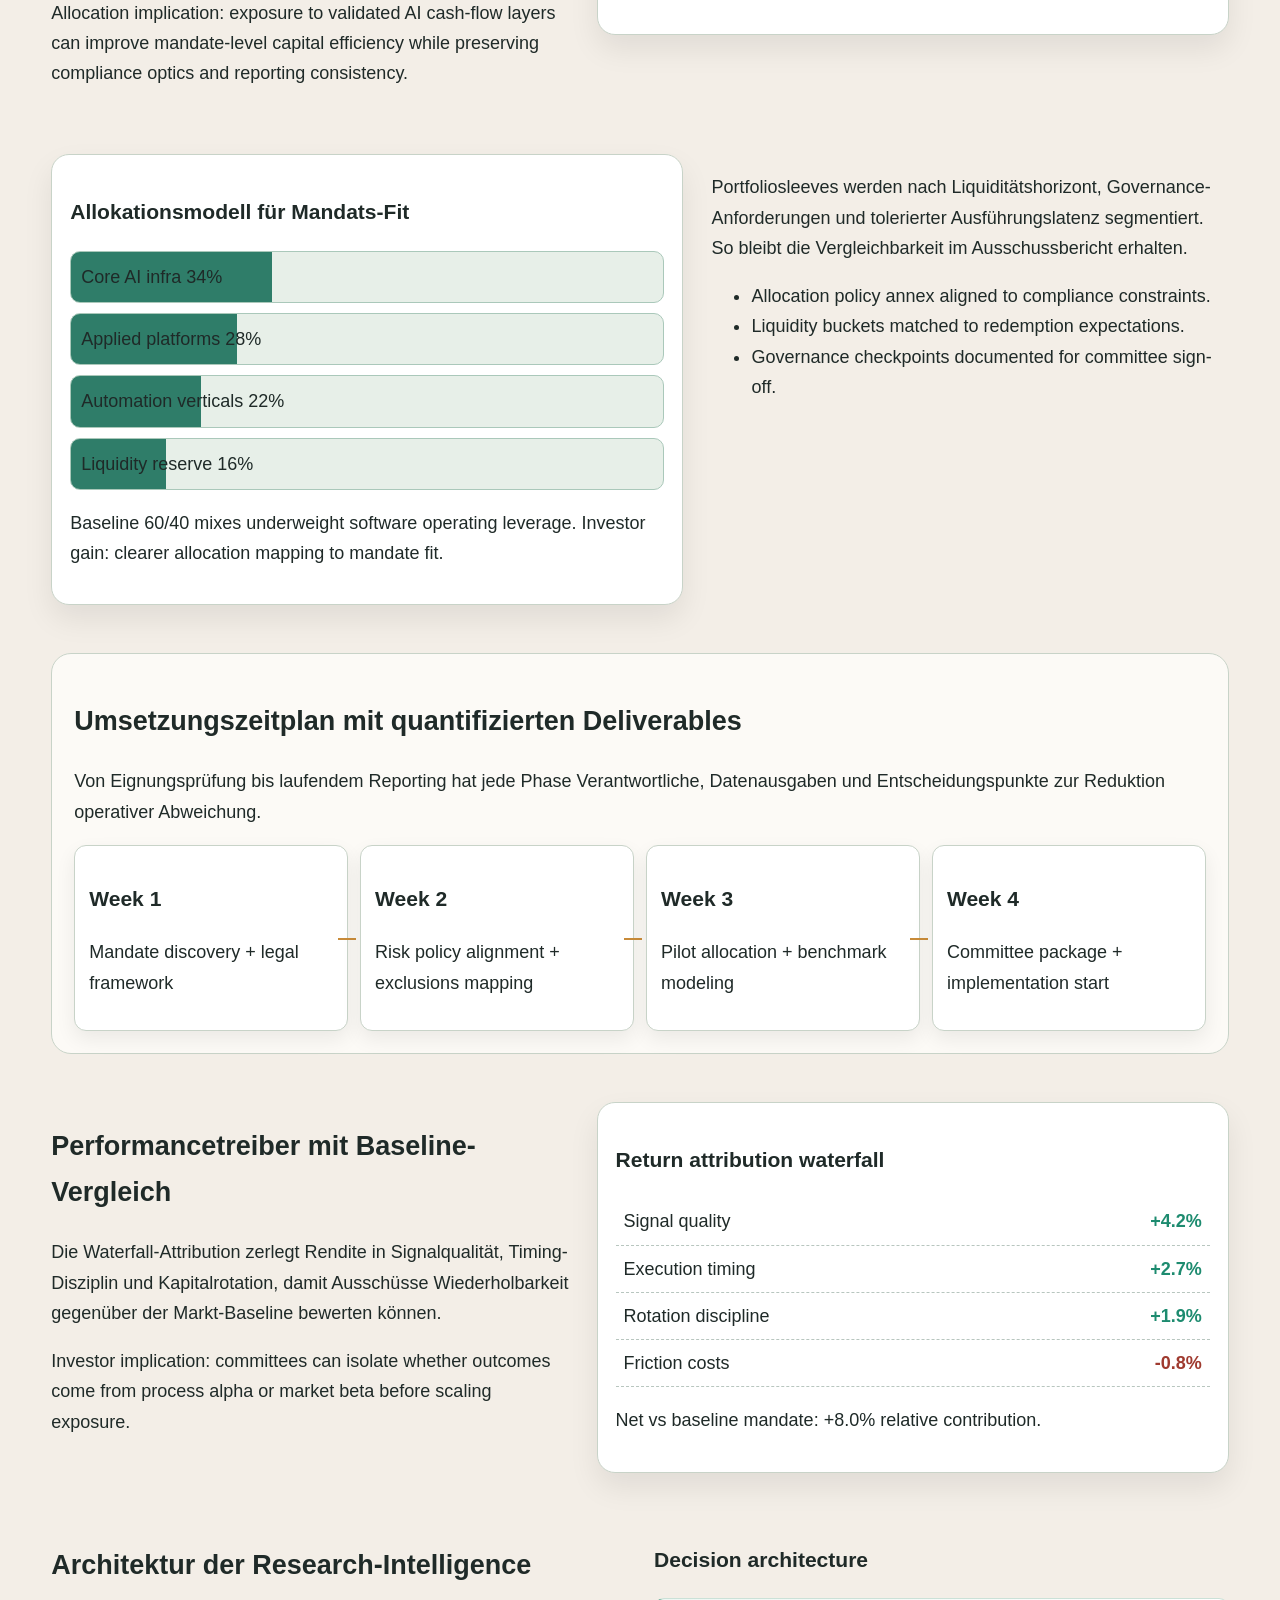
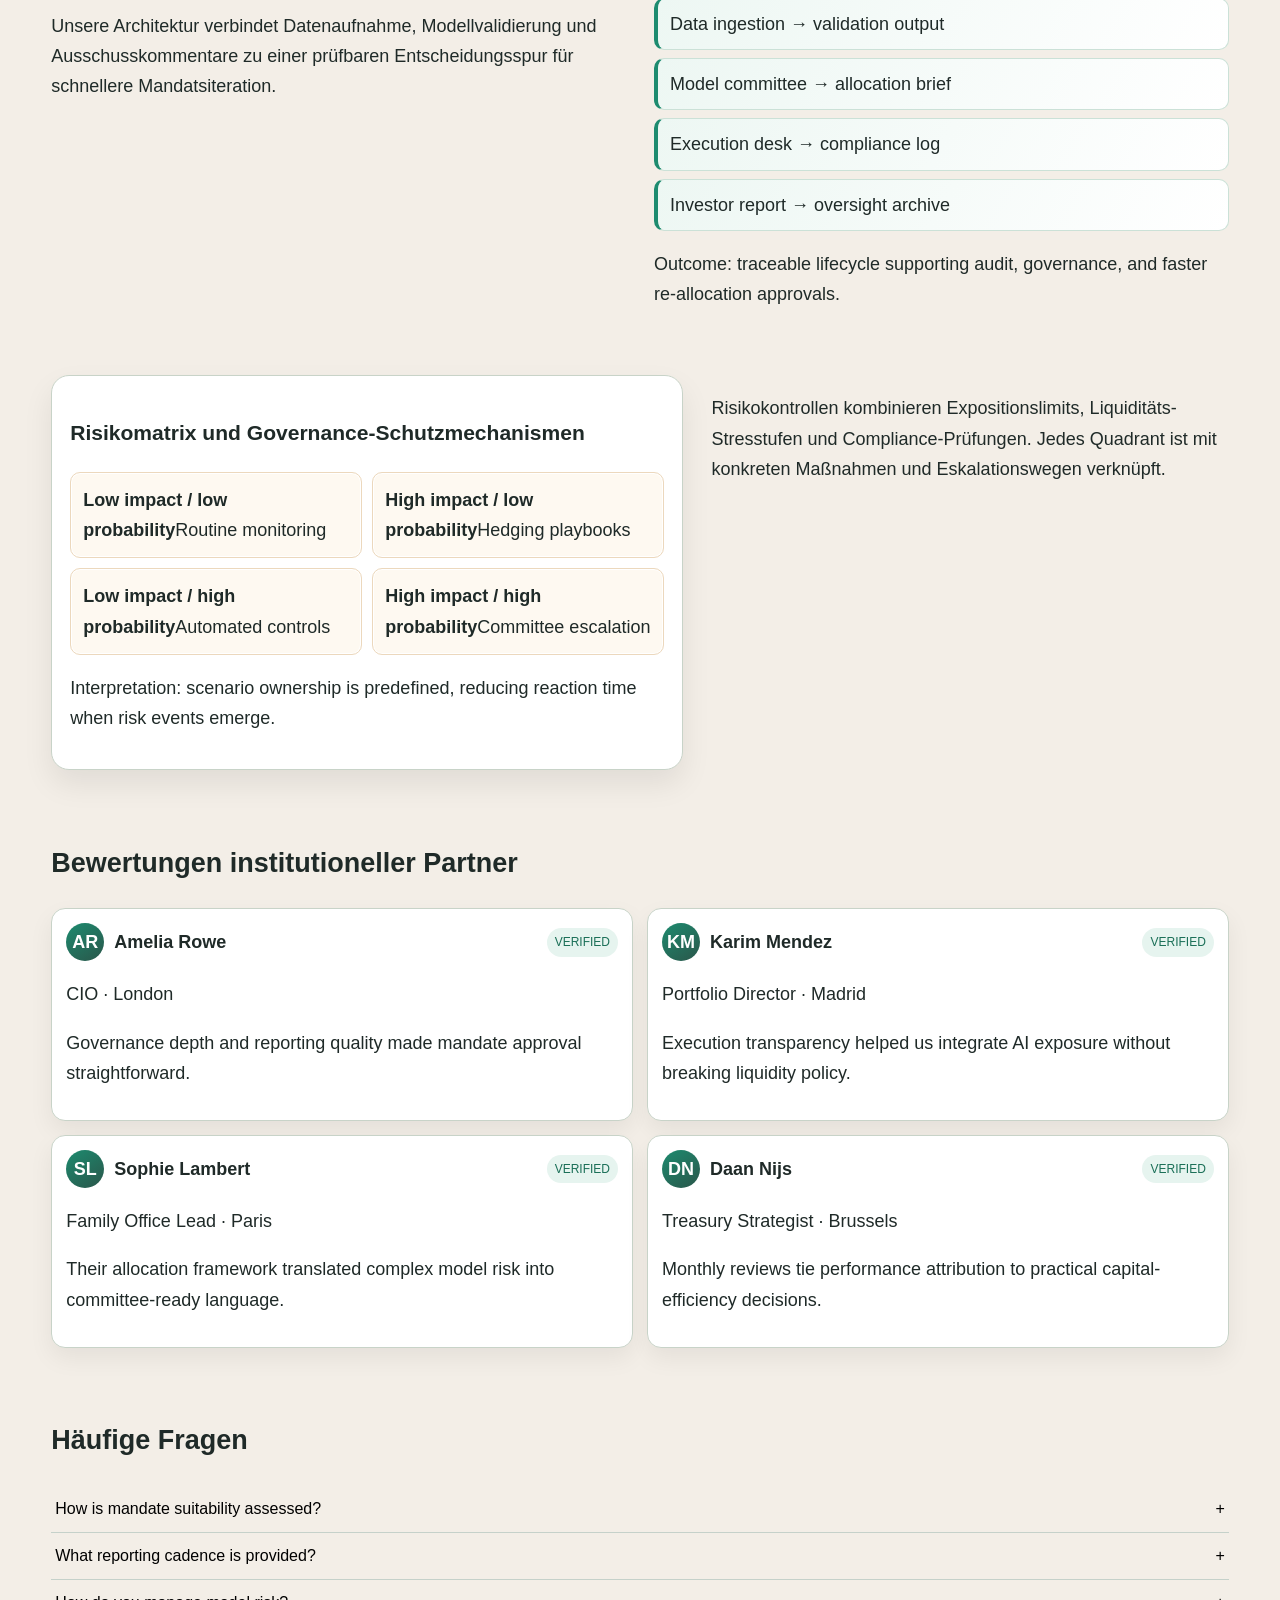
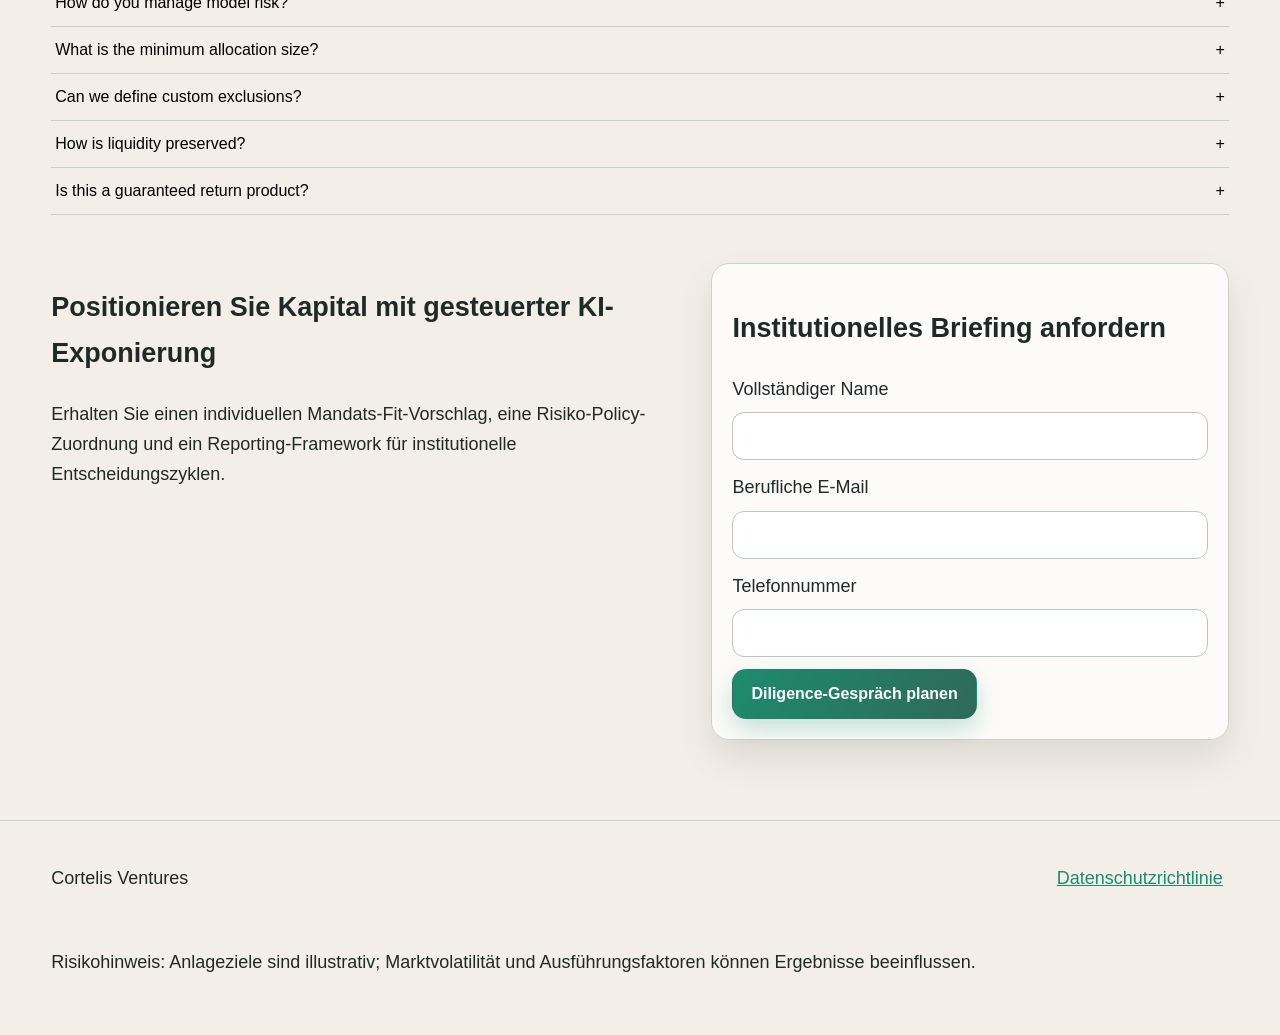
<file: de/index.html>
<!doctype html>
<html lang="de-DE">
<head>
<meta charset="UTF-8" />
<meta name="viewport" content="width=device-width, initial-scale=1.0" />
<title>Cortelis Ventures | KI-Investmentplattform für institutionelles Kapital</title>
<meta name="description" content="Institutionelle KI-Investments von Cortelis Ventures mit Governance, Risikokontrolle und strukturiertem Due-Diligence-Onboarding." />
<link rel="canonical" href="https://cortelisventures.com/de/index.html" />
<link rel="alternate" hreflang="en" href="https://cortelisventures.com/index.html" />
<link rel="alternate" hreflang="de" href="https://cortelisventures.com/de/index.html" />
<link rel="alternate" hreflang="fr" href="https://cortelisventures.com/fr/index.html" />
<link rel="alternate" hreflang="es" href="https://cortelisventures.com/es/index.html" />
<link rel="alternate" hreflang="it" href="https://cortelisventures.com/it/index.html" />
<link rel="alternate" hreflang="tr" href="https://cortelisventures.com/tr/index.html" />
<link rel="alternate" hreflang="pt" href="https://cortelisventures.com/pt/index.html" />
<link rel="alternate" hreflang="ja" href="https://cortelisventures.com/jp/index.html" />
<link rel="alternate" hreflang="sk" href="https://cortelisventures.com/sk/index.html" />
<link rel="alternate" hreflang="nl-BE" href="https://cortelisventures.com/be/index.html" />
<meta property="og:title" content="Cortelis Ventures | KI-Investmentplattform für institutionelles Kapital" /><meta property="og:description" content="Institutionelle KI-Investments von Cortelis Ventures mit Governance, Risikokontrolle und strukturiertem Due-Diligence-Onboarding." /><meta property="og:type" content="website" /><meta property="og:url" content="https://cortelisventures.com/de/index.html" />
<meta name="twitter:card" content="summary_large_image" /><meta name="twitter:title" content="Cortelis Ventures | KI-Investmentplattform für institutionelles Kapital" /><meta name="twitter:description" content="Institutionelle KI-Investments von Cortelis Ventures mit Governance, Risikokontrolle und strukturiertem Due-Diligence-Onboarding." />
<link rel="stylesheet" href="../assets/style.css" />
<script type="application/ld+json">{"@context":"https://schema.org","@graph":[{"@type":"Organization","name":"Cortelis Ventures","url":"https://cortelisventures.com/de/index.html"},{"@type":"WebSite","name":"Cortelis Ventures","url":"https://cortelisventures.com/de/index.html"},{"@type":"FAQPage","mainEntity":[{"@type":"Question","name":"How is mandate suitability assessed?","acceptedAnswer":{"@type":"Answer","text":"We map your liquidity profile, governance constraints, and return objectives to a structured suitability matrix before any allocation proposal."}},{"@type":"Question","name":"What reporting cadence is provided?","acceptedAnswer":{"@type":"Answer","text":"You receive monthly performance packs, quarterly governance summaries, and ad-hoc risk alerts tied to predefined escalation thresholds."}},{"@type":"Question","name":"How do you manage model risk?","acceptedAnswer":{"@type":"Answer","text":"Model risk is monitored through validation cycles, drift diagnostics, and committee-approved override policies with full audit trails."}},{"@type":"Question","name":"What is the minimum allocation size?","acceptedAnswer":{"@type":"Answer","text":"Minimum ticket sizes depend on structure and jurisdiction, typically aligned with institutional onboarding and compliance requirements."}},{"@type":"Question","name":"Can we define custom exclusions?","acceptedAnswer":{"@type":"Answer","text":"Yes. Mandates support compliance screens, sector exclusions, and concentration caps documented in policy annexes."}},{"@type":"Question","name":"How is liquidity preserved?","acceptedAnswer":{"@type":"Answer","text":"Allocation sleeves include liquidity tiers and rebalance windows so withdrawals can be planned without forced execution."}},{"@type":"Question","name":"Is this a guaranteed return product?","acceptedAnswer":{"@type":"Answer","text":"No. Target corridors are illustrative policy references under oversight and never a promise of realized performance."}}]},{"@type":"Review","itemReviewed":{"@type":"Organization","name":"Cortelis Ventures"},"author":{"@type":"Person","name":"Amelia Rowe"},"reviewBody":"Governance depth and reporting quality made mandate approval straightforward."}]}</script>
<script defer src="../assets/app.js"></script>
</head>
<body>
<div class="bg-mesh"></div><div class="glow glow-a"></div><div class="glow glow-b"></div>
<header class="site-header"><div class="brand">Cortelis Ventures</div><nav class="main-nav"><a href="#market">Marktthese</a><a href="#model">Allokationsmodell</a><a href="#process">Umsetzungsprozess</a><a href="#risk">Risikosteuerung</a><a href="#faq">FAQ</a></nav><div class="header-actions"><div class="lang-dropdown"><button class="btn lang-btn" aria-expanded="false">Deutsch</button><div class="lang-menu"><a href="../index.html" class="lang-item"><svg class="flag flag-uk" viewBox="0 0 36 24" aria-hidden="true"><rect width="36" height="24"/></svg><span>English</span></a><a href="../de/index.html" class="lang-item"><svg class="flag flag-de" viewBox="0 0 36 24" aria-hidden="true"><rect width="36" height="24"/></svg><span>Deutsch</span></a><a href="../fr/index.html" class="lang-item"><svg class="flag flag-fr" viewBox="0 0 36 24" aria-hidden="true"><rect width="36" height="24"/></svg><span>Français</span></a><a href="../es/index.html" class="lang-item"><svg class="flag flag-es" viewBox="0 0 36 24" aria-hidden="true"><rect width="36" height="24"/></svg><span>Español</span></a><a href="../it/index.html" class="lang-item"><svg class="flag flag-it" viewBox="0 0 36 24" aria-hidden="true"><rect width="36" height="24"/></svg><span>Italiano</span></a><a href="../tr/index.html" class="lang-item"><svg class="flag flag-tr" viewBox="0 0 36 24" aria-hidden="true"><rect width="36" height="24"/></svg><span>Türkçe</span></a><a href="../pt/index.html" class="lang-item"><svg class="flag flag-pt" viewBox="0 0 36 24" aria-hidden="true"><rect width="36" height="24"/></svg><span>Português</span></a><a href="../jp/index.html" class="lang-item"><svg class="flag flag-jp" viewBox="0 0 36 24" aria-hidden="true"><rect width="36" height="24"/></svg><span>日本語</span></a><a href="../sk/index.html" class="lang-item"><svg class="flag flag-sk" viewBox="0 0 36 24" aria-hidden="true"><rect width="36" height="24"/></svg><span>Slovenčina</span></a><a href="../be/index.html" class="lang-item"><svg class="flag flag-be" viewBox="0 0 36 24" aria-hidden="true"><rect width="36" height="24"/></svg><span>Belgium</span></a></div></div><a class="btn cta-btn" href="#lead-final">Mandats-Review buchen</a><button class="burger" aria-label="Menu"><span></span><span></span><span></span></button></div></header>
<aside class="mobile-drawer" aria-hidden="true"><button class="drawer-close" aria-label="Close">×</button><nav class="drawer-nav"><a href="#market">Marktthese</a><a href="#model">Allokationsmodell</a><a href="#process">Umsetzungsprozess</a><a href="#risk">Risikosteuerung</a><a href="#faq">FAQ</a></nav><div class="drawer-language"><a href="../index.html">English</a><a href="../de/index.html">Deutsch</a><a href="../fr/index.html">Français</a><a href="../es/index.html">Español</a><a href="../it/index.html">Italiano</a><a href="../tr/index.html">Türkçe</a><a href="../pt/index.html">Português</a><a href="../jp/index.html">日本語</a><a href="../sk/index.html">Slovenčina</a><a href="../be/index.html">Belgium</a></div><a class="btn cta-btn" href="#lead-final">Mandats-Review buchen</a></aside><div class="drawer-backdrop"></div>
<main>
<section class="hero"><div><p class="kicker">Institutionelle KI-Investments</p><h1>KI-Investmentplattform für institutionelle Kapitalallokation</h1><p>Cortelis Ventures strukturiert KI-Investments für Pensionskassen, Family Offices und Treasury-Teams, die risikoadjustierte Rendite mit klarer Governance suchen. Unser Betriebsmodell verbindet Mandats-Fit, Liquiditätsdesign und Compliance-Reporting ab dem ersten Tag. Cortelis Ventures strukturiert KI-Investments für Pensionskassen, Family Offices und Treasury-Teams, die risikoadjustierte Rendite mit klarer Governance suchen. Unser Betriebsmodell verbindet Mandats-Fit, Liquiditätsdesign und Compliance-Reporting ab dem ersten Tag.</p><p>Der Zielkorridor wird durch Anlageausschuss-Aufsicht, Ausführungskontrollen und monatliche Reporting-Disziplin gesteuert.</p><div class="corridor"><h3>Zielkorridor</h3><div class="corridor-grid"><div><strong>8%–15%</strong><span>monatlicher Zielkorridor</span></div><div><strong>80%–200%</strong><span>annualisierte Zielkorridor-Referenz</span></div></div><small>Illustrativer Zielkorridor unter Aufsicht. Keine Garantie.</small></div></div>
<form class="lead-form" id="lead-hero"><h2>Institutionelles Briefing anfordern</h2><label>Vollständiger Name<input type="text" required /></label><label>Berufliche E-Mail<input type="email" required /></label><label>Telefonnummer<input type="tel" required /></label><button class="btn cta-btn" type="submit">Diligence-Gespräch planen</button></form></section>
<section class="kpi-strip reveal"><h2>Überblick zur Kapitaleffizienz</h2><p>Eine KPI-Hierarchie mit Strategiebezug statt Dashboard-Rauschen. Das Panel verknüpft Deployment-Qualität, Liquidität und Reporting-Takt mit Investorenergebnissen.</p><div class="kpi-hierarchy"><div><span>Primary</span><strong>91%</strong><small>Governed execution quality</small></div><div><span>Secondary</span><strong>2.4x</strong><small>Capital efficiency vs baseline</small></div><div><span>Secondary</span><strong>14d</strong><small>Reporting decision latency</small></div></div></section>
<section id="market" class="split reveal alt"><div><h2>Warum der KI-Markt für institutionelle Portfolios relevant ist</h2><p>KI-Infrastruktur, angewandte Modelle und vertikale Automatisierung verkürzen Entscheidungszyklen branchenübergreifend. Institutionelle Allokatoren profitieren vom disziplinierten Zugang zu tragfähigen Umsatzschichten statt spekulativer Narrative.</p><p>Allocation implication: exposure to validated AI cash-flow layers can improve mandate-level capital efficiency while preserving compliance optics and reporting consistency.</p></div><div class="visual radial-wrap"><h3>Risk-adjusted return context</h3><div class="radials"><div class="ring" style="--val:78"><span>78%</span><small>Signal resilience</small></div><div class="ring" style="--val:64"><span>64%</span><small>Liquidity score</small></div></div><p>Baseline peer basket: 49% resilience average. Interpretation: governance-led selection materially lifts downside discipline.</p></div></section>
<section id="model" class="split reveal"><div class="visual stack-bars"><h3>Allokationsmodell für Mandats-Fit</h3><div class="stack"><span style="--w:34">Core AI infra 34%</span><span style="--w:28">Applied platforms 28%</span><span style="--w:22">Automation verticals 22%</span><span style="--w:16">Liquidity reserve 16%</span></div><p>Baseline 60/40 mixes underweight software operating leverage. Investor gain: clearer allocation mapping to mandate fit.</p></div><div><p>Portfoliosleeves werden nach Liquiditätshorizont, Governance-Anforderungen und tolerierter Ausführungslatenz segmentiert. So bleibt die Vergleichbarkeit im Ausschussbericht erhalten.</p><ul><li>Allocation policy annex aligned to compliance constraints.</li><li>Liquidity buckets matched to redemption expectations.</li><li>Governance checkpoints documented for committee sign-off.</li></ul></div></section>
<section id="process" class="timeline reveal"><h2>Umsetzungszeitplan mit quantifizierten Deliverables</h2><p>Von Eignungsprüfung bis laufendem Reporting hat jede Phase Verantwortliche, Datenausgaben und Entscheidungspunkte zur Reduktion operativer Abweichung.</p><div class="timeline-grid"><article><h3>Week 1</h3><p>Mandate discovery + legal framework</p></article><article><h3>Week 2</h3><p>Risk policy alignment + exclusions mapping</p></article><article><h3>Week 3</h3><p>Pilot allocation + benchmark modeling</p></article><article><h3>Week 4</h3><p>Committee package + implementation start</p></article></div></section>
<section class="split reveal alt"><div><h2>Performancetreiber mit Baseline-Vergleich</h2><p>Die Waterfall-Attribution zerlegt Rendite in Signalqualität, Timing-Disziplin und Kapitalrotation, damit Ausschüsse Wiederholbarkeit gegenüber der Markt-Baseline bewerten können.</p><p>Investor implication: committees can isolate whether outcomes come from process alpha or market beta before scaling exposure.</p></div><div class="visual waterfall"><h3>Return attribution waterfall</h3><div class="wf-row"><span>Signal quality</span><b>+4.2%</b></div><div class="wf-row"><span>Execution timing</span><b>+2.7%</b></div><div class="wf-row"><span>Rotation discipline</span><b>+1.9%</b></div><div class="wf-row neg"><span>Friction costs</span><b>-0.8%</b></div><p>Net vs baseline mandate: +8.0% relative contribution.</p></div></section>
<section class="grid-two reveal"><article><h2>Architektur der Research-Intelligence</h2><p>Unsere Architektur verbindet Datenaufnahme, Modellvalidierung und Ausschusskommentare zu einer prüfbaren Entscheidungsspur für schnellere Mandatsiteration.</p></article><article class="architecture"><h3>Decision architecture</h3><div class="node">Data ingestion → validation output</div><div class="node">Model committee → allocation brief</div><div class="node">Execution desk → compliance log</div><div class="node">Investor report → oversight archive</div><p>Outcome: traceable lifecycle supporting audit, governance, and faster re-allocation approvals.</p></article></section>
<section id="risk" class="split reveal"><div class="visual risk-matrix"><h3>Risikomatrix und Governance-Schutzmechanismen</h3><div class="matrix"><div><strong>Low impact / low probability</strong><span>Routine monitoring</span></div><div><strong>High impact / low probability</strong><span>Hedging playbooks</span></div><div><strong>Low impact / high probability</strong><span>Automated controls</span></div><div><strong>High impact / high probability</strong><span>Committee escalation</span></div></div><p>Interpretation: scenario ownership is predefined, reducing reaction time when risk events emerge.</p></div><div><p>Risikokontrollen kombinieren Expositionslimits, Liquiditäts-Stresstufen und Compliance-Prüfungen. Jedes Quadrant ist mit konkreten Maßnahmen und Eskalationswegen verknüpft.</p></div></section>
<section class="reviews reveal"><h2>Bewertungen institutioneller Partner</h2><div class="review-grid"><article class="review-card"><div class="review-head"><div class="avatar">AR</div><div class="person">Amelia Rowe</div><span class="verified">VERIFIED</span></div><p class="review-role">CIO · London</p><p>Governance depth and reporting quality made mandate approval straightforward.</p></article><article class="review-card"><div class="review-head"><div class="avatar">KM</div><div class="person">Karim Mendez</div><span class="verified">VERIFIED</span></div><p class="review-role">Portfolio Director · Madrid</p><p>Execution transparency helped us integrate AI exposure without breaking liquidity policy.</p></article><article class="review-card"><div class="review-head"><div class="avatar">SL</div><div class="person">Sophie Lambert</div><span class="verified">VERIFIED</span></div><p class="review-role">Family Office Lead · Paris</p><p>Their allocation framework translated complex model risk into committee-ready language.</p></article><article class="review-card"><div class="review-head"><div class="avatar">DN</div><div class="person">Daan Nijs</div><span class="verified">VERIFIED</span></div><p class="review-role">Treasury Strategist · Brussels</p><p>Monthly reviews tie performance attribution to practical capital-efficiency decisions.</p></article></div></section>
<section id="faq" class="faq reveal"><h2>Häufige Fragen</h2><div class="faq-item"><button class="faq-q" aria-expanded="false"><span>How is mandate suitability assessed?</span><span>+</span></button><div class="faq-a"><p>We map your liquidity profile, governance constraints, and return objectives to a structured suitability matrix before any allocation proposal.</p></div></div><div class="faq-item"><button class="faq-q" aria-expanded="false"><span>What reporting cadence is provided?</span><span>+</span></button><div class="faq-a"><p>You receive monthly performance packs, quarterly governance summaries, and ad-hoc risk alerts tied to predefined escalation thresholds.</p></div></div><div class="faq-item"><button class="faq-q" aria-expanded="false"><span>How do you manage model risk?</span><span>+</span></button><div class="faq-a"><p>Model risk is monitored through validation cycles, drift diagnostics, and committee-approved override policies with full audit trails.</p></div></div><div class="faq-item"><button class="faq-q" aria-expanded="false"><span>What is the minimum allocation size?</span><span>+</span></button><div class="faq-a"><p>Minimum ticket sizes depend on structure and jurisdiction, typically aligned with institutional onboarding and compliance requirements.</p></div></div><div class="faq-item"><button class="faq-q" aria-expanded="false"><span>Can we define custom exclusions?</span><span>+</span></button><div class="faq-a"><p>Yes. Mandates support compliance screens, sector exclusions, and concentration caps documented in policy annexes.</p></div></div><div class="faq-item"><button class="faq-q" aria-expanded="false"><span>How is liquidity preserved?</span><span>+</span></button><div class="faq-a"><p>Allocation sleeves include liquidity tiers and rebalance windows so withdrawals can be planned without forced execution.</p></div></div><div class="faq-item"><button class="faq-q" aria-expanded="false"><span>Is this a guaranteed return product?</span><span>+</span></button><div class="faq-a"><p>No. Target corridors are illustrative policy references under oversight and never a promise of realized performance.</p></div></div></section>
<section id="lead-final" class="final-cta reveal"><div><h2>Positionieren Sie Kapital mit gesteuerter KI-Exponierung</h2><p>Erhalten Sie einen individuellen Mandats-Fit-Vorschlag, eine Risiko-Policy-Zuordnung und ein Reporting-Framework für institutionelle Entscheidungszyklen.</p></div><form class="lead-form"><h2>Institutionelles Briefing anfordern</h2><label>Vollständiger Name<input type="text" required /></label><label>Berufliche E-Mail<input type="email" required /></label><label>Telefonnummer<input type="tel" required /></label><button class="btn cta-btn" type="submit">Diligence-Gespräch planen</button></form></section>
</main>
<footer><p>Cortelis Ventures</p><button class="privacy-link">Datenschutzrichtlinie</button><p>Risikohinweis: Anlageziele sind illustrativ; Marktvolatilität und Ausführungsfaktoren können Ergebnisse beeinflussen.</p></footer>
<div class="modal" aria-hidden="true"><div class="modal-panel" role="dialog" aria-modal="true" aria-label="Datenschutzrichtlinie"><button class="modal-x" aria-label="Close">×</button><h2>Datenschutzrichtlinie</h2><div class="modal-scroll"><h3>Introduction</h3><p>We process investor information to evaluate mandate fit and provide reporting obligations under applicable regulation.</p><h3>Data collection</h3><p>Contact details, professional identifiers, onboarding documentation, and communication records are collected.</p><h3>Legal basis</h3><p>Processing is based on legitimate interest, contractual preparation, and legal compliance obligations.</p><h3>Cookies</h3><p>Essential cookies maintain session consistency and analytics cookies measure engagement quality.</p><h3>Retention</h3><p>Records are retained only for required regulatory and operational periods.</p><h3>Third-party sharing</h3><p>Data may be shared with regulated custodians, compliance providers, and legal advisors under confidentiality.</p><h3>Security</h3><p>Encryption, access controls, and monitoring protect confidentiality and integrity.</p><h3>User rights</h3><p>You may request access, correction, deletion, restriction, or portability where applicable.</p><h3>International transfers</h3><p>Cross-border transfers use lawful safeguards and contractual controls.</p><h3>Industry risk disclosure</h3><p>AI investments involve volatility, liquidity variation, and execution risk; objectives are illustrative only.</p><h3>Contact</h3><p>privacy@cortelisventures.com</p></div><div class="modal-foot"><button class="btn modal-close">Schließen</button></div></div></div>
</body></html>
</file>
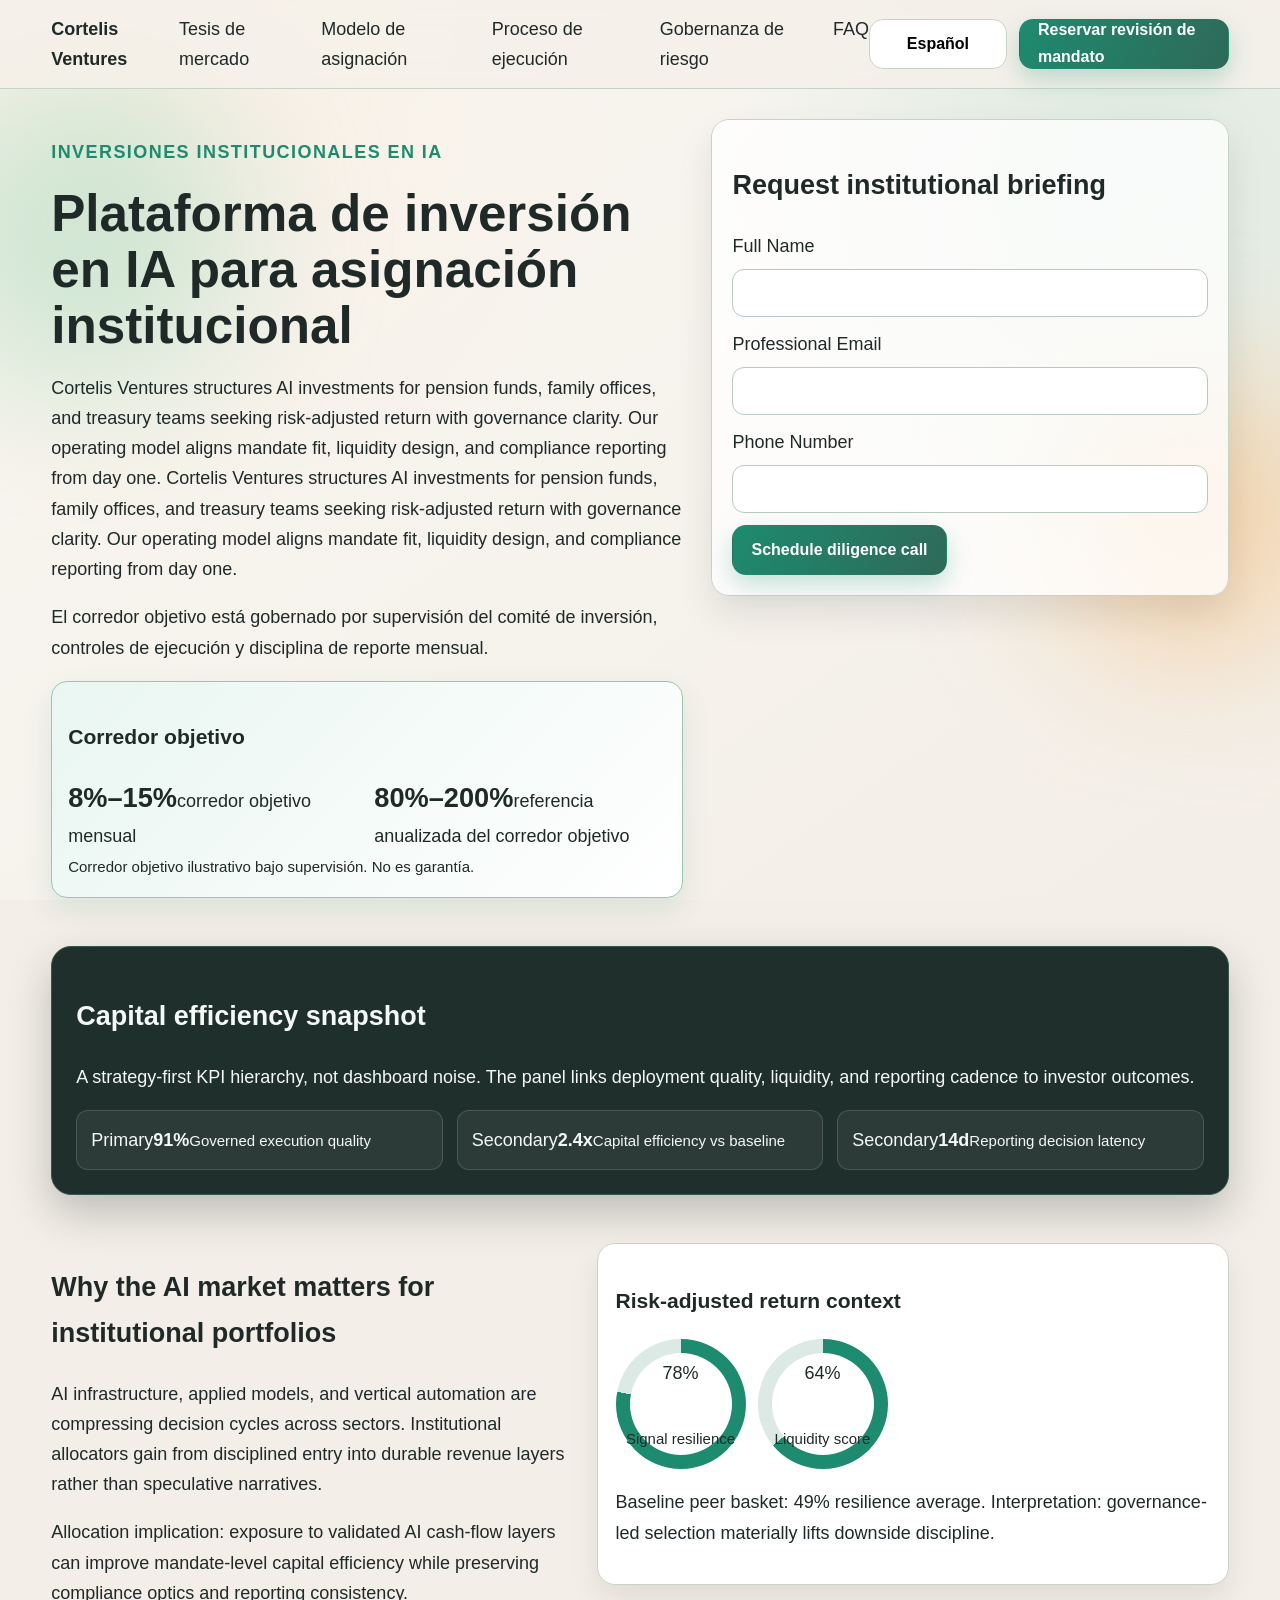
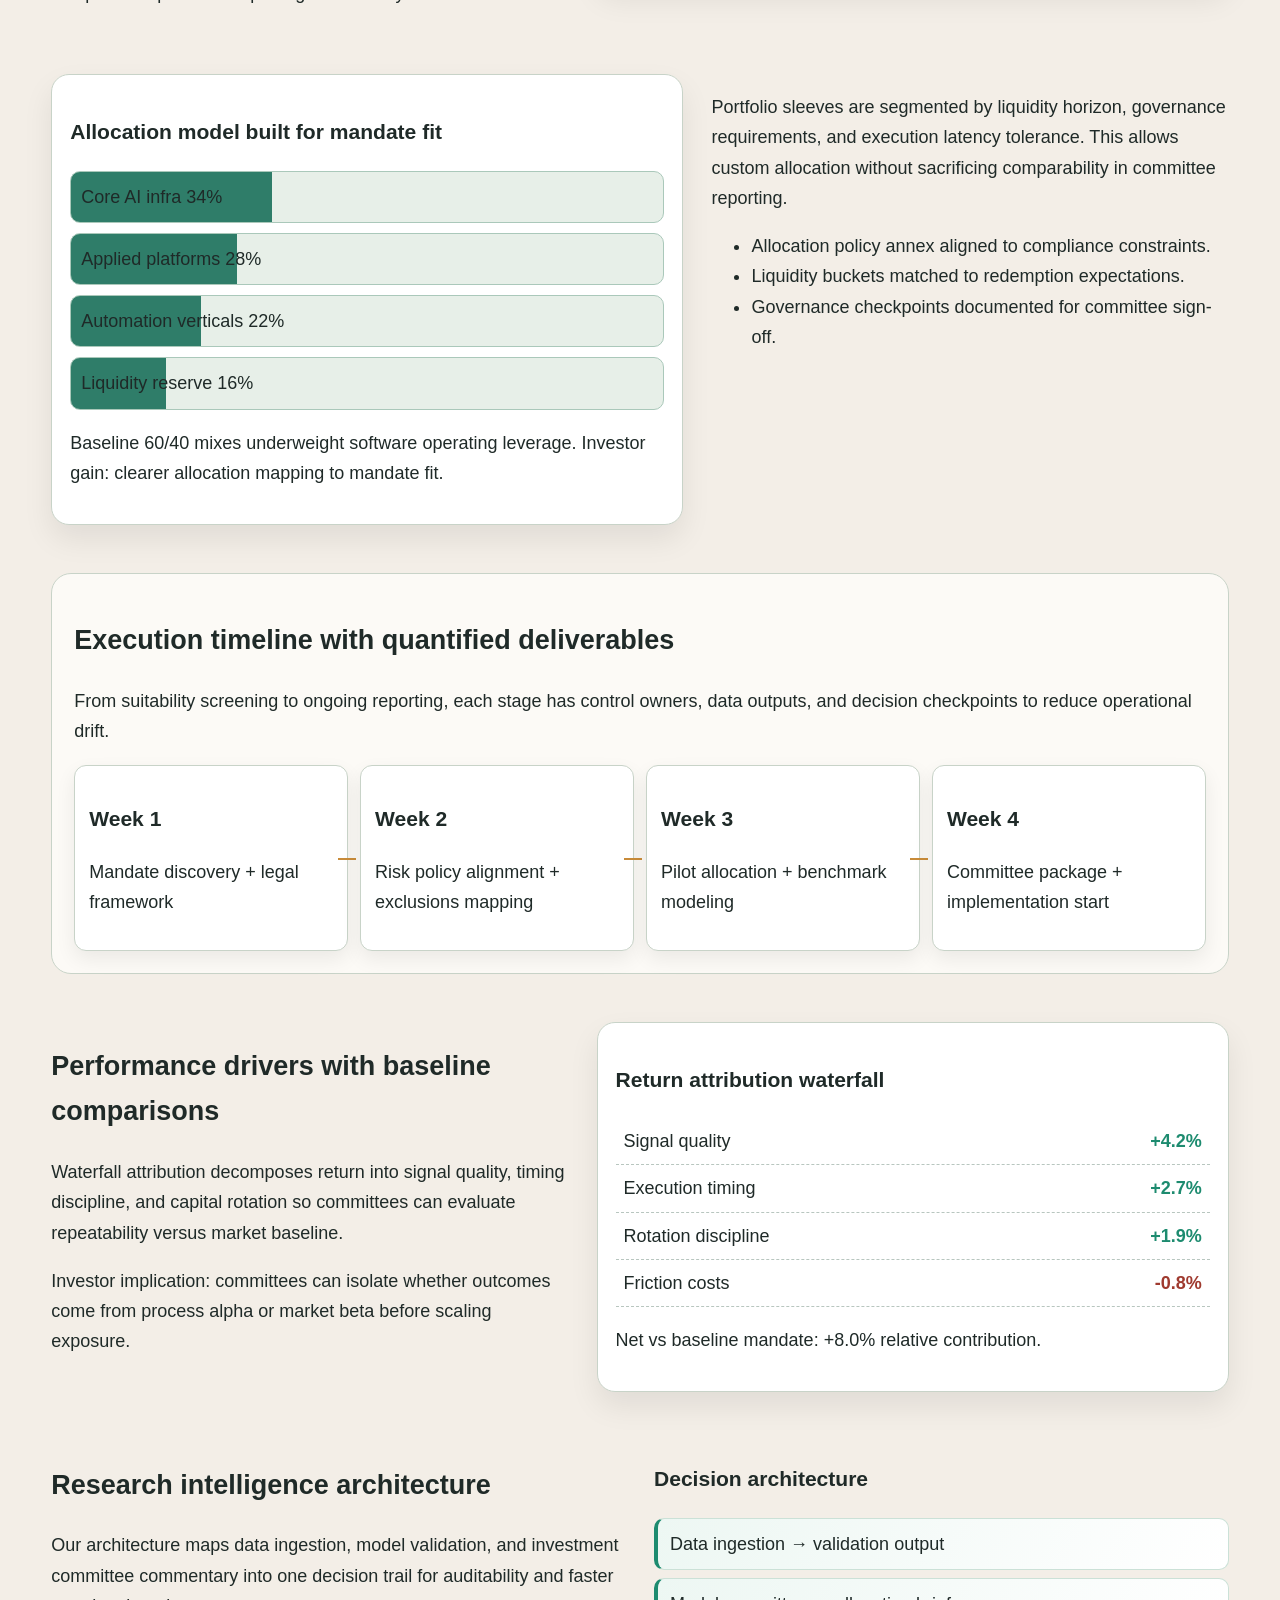
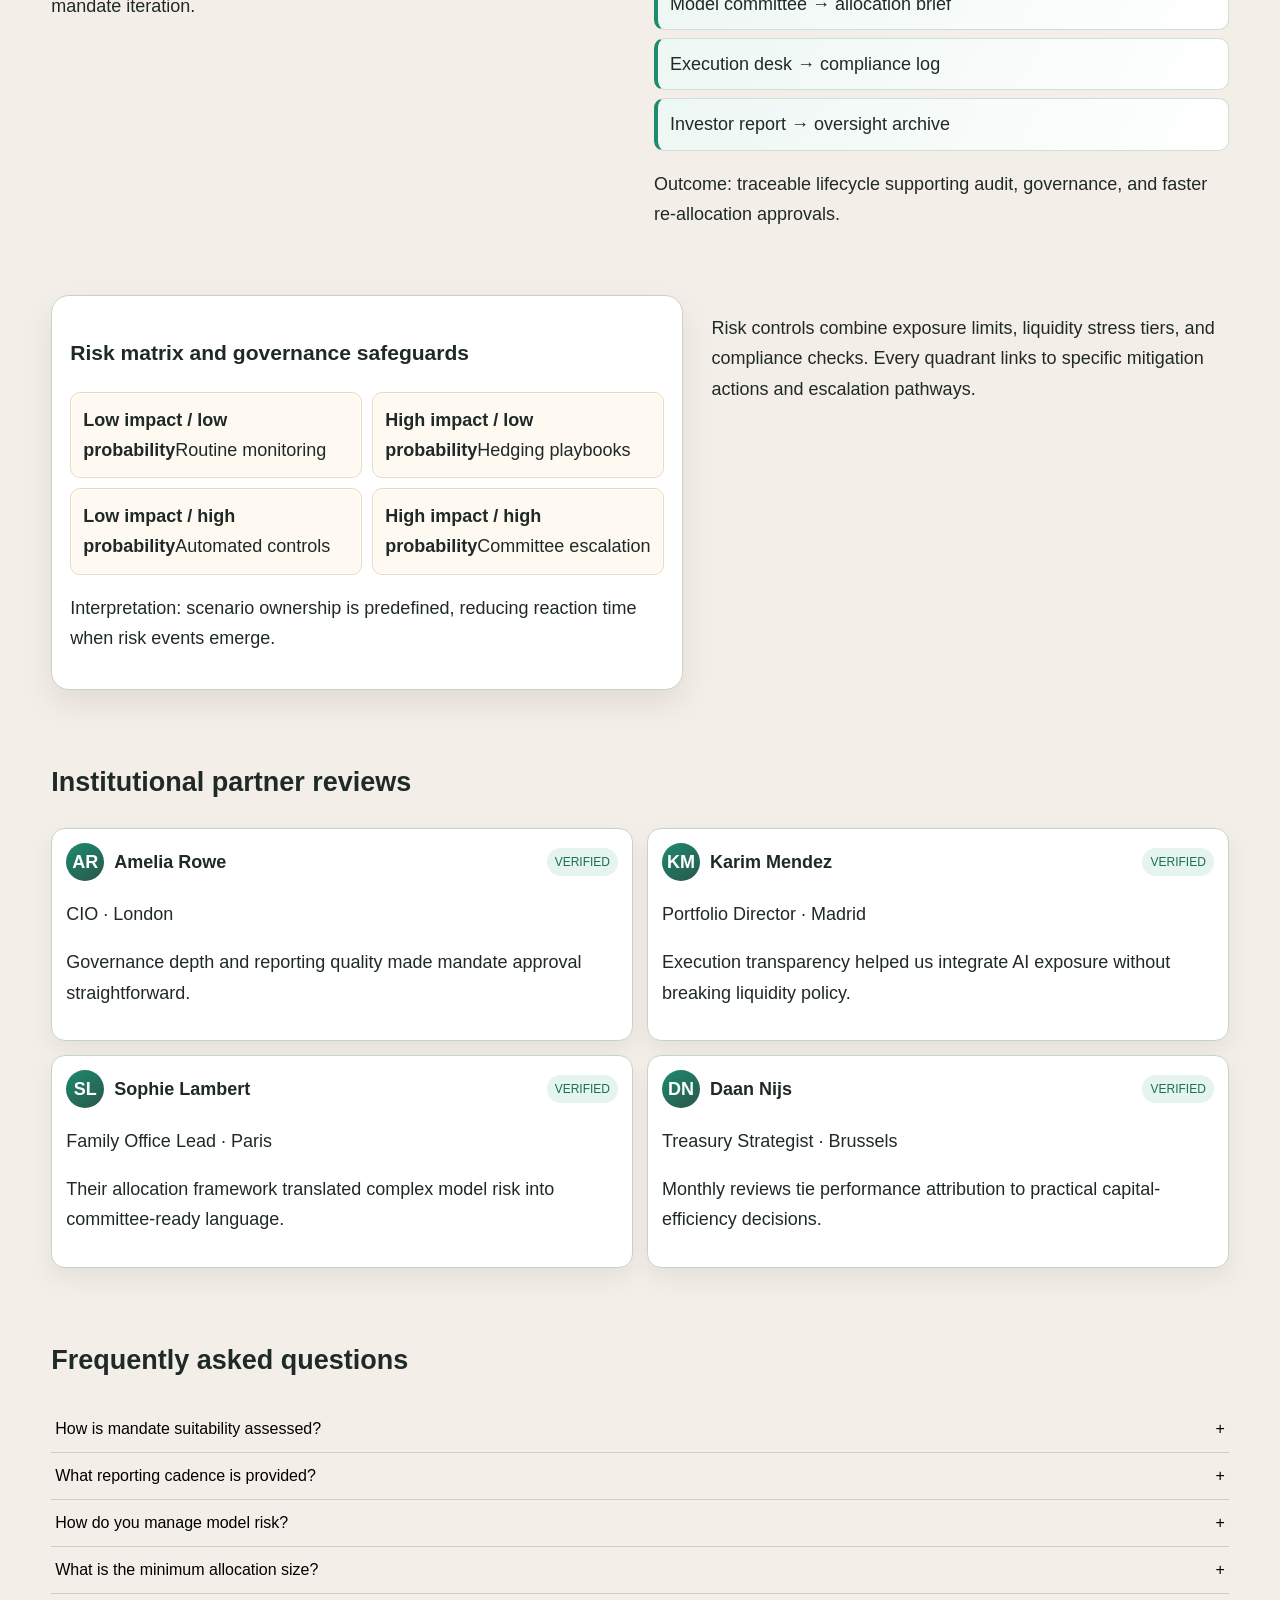
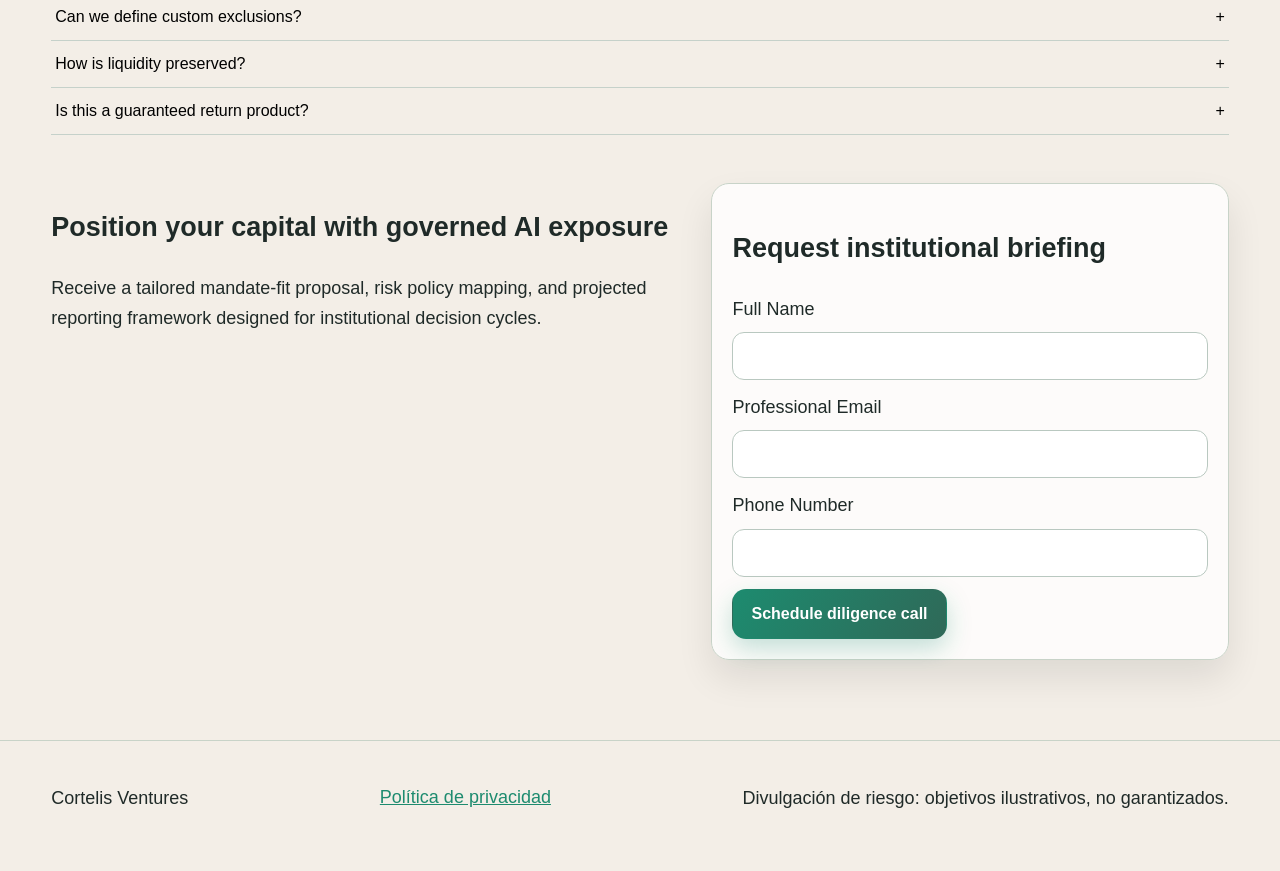
<file: es/index.html>
<!doctype html>
<html lang="es-ES">
<head>
<meta charset="UTF-8" />
<meta name="viewport" content="width=device-width, initial-scale=1.0" />
<title>Cortelis Ventures | Plataforma de inversión en IA para capital institucional</title>
<meta name="description" content="Plataforma institucional de inversión en IA con gobernanza, control de riesgo y flujo de captación de alta calidad." />
<link rel="canonical" href="https://cortelisventures.com/es/index.html" />
<link rel="alternate" hreflang="en" href="https://cortelisventures.com/index.html" />
<link rel="alternate" hreflang="de" href="https://cortelisventures.com/de/index.html" />
<link rel="alternate" hreflang="fr" href="https://cortelisventures.com/fr/index.html" />
<link rel="alternate" hreflang="es" href="https://cortelisventures.com/es/index.html" />
<link rel="alternate" hreflang="it" href="https://cortelisventures.com/it/index.html" />
<link rel="alternate" hreflang="tr" href="https://cortelisventures.com/tr/index.html" />
<link rel="alternate" hreflang="pt" href="https://cortelisventures.com/pt/index.html" />
<link rel="alternate" hreflang="ja" href="https://cortelisventures.com/jp/index.html" />
<link rel="alternate" hreflang="sk" href="https://cortelisventures.com/sk/index.html" />
<link rel="alternate" hreflang="nl-BE" href="https://cortelisventures.com/be/index.html" />
<meta property="og:title" content="Cortelis Ventures | Plataforma de inversión en IA para capital institucional" /><meta property="og:description" content="Plataforma institucional de inversión en IA con gobernanza, control de riesgo y flujo de captación de alta calidad." /><meta property="og:type" content="website" /><meta property="og:url" content="https://cortelisventures.com/es/index.html" />
<meta name="twitter:card" content="summary_large_image" /><meta name="twitter:title" content="Cortelis Ventures | Plataforma de inversión en IA para capital institucional" /><meta name="twitter:description" content="Plataforma institucional de inversión en IA con gobernanza, control de riesgo y flujo de captación de alta calidad." />
<link rel="stylesheet" href="../assets/style.css" />
<script type="application/ld+json">{"@context":"https://schema.org","@graph":[{"@type":"Organization","name":"Cortelis Ventures","url":"https://cortelisventures.com/es/index.html"},{"@type":"WebSite","name":"Cortelis Ventures","url":"https://cortelisventures.com/es/index.html"},{"@type":"FAQPage","mainEntity":[{"@type":"Question","name":"How is mandate suitability assessed?","acceptedAnswer":{"@type":"Answer","text":"We map your liquidity profile, governance constraints, and return objectives to a structured suitability matrix before any allocation proposal."}},{"@type":"Question","name":"What reporting cadence is provided?","acceptedAnswer":{"@type":"Answer","text":"You receive monthly performance packs, quarterly governance summaries, and ad-hoc risk alerts tied to predefined escalation thresholds."}},{"@type":"Question","name":"How do you manage model risk?","acceptedAnswer":{"@type":"Answer","text":"Model risk is monitored through validation cycles, drift diagnostics, and committee-approved override policies with full audit trails."}},{"@type":"Question","name":"What is the minimum allocation size?","acceptedAnswer":{"@type":"Answer","text":"Minimum ticket sizes depend on structure and jurisdiction, typically aligned with institutional onboarding and compliance requirements."}},{"@type":"Question","name":"Can we define custom exclusions?","acceptedAnswer":{"@type":"Answer","text":"Yes. Mandates support compliance screens, sector exclusions, and concentration caps documented in policy annexes."}},{"@type":"Question","name":"How is liquidity preserved?","acceptedAnswer":{"@type":"Answer","text":"Allocation sleeves include liquidity tiers and rebalance windows so withdrawals can be planned without forced execution."}},{"@type":"Question","name":"Is this a guaranteed return product?","acceptedAnswer":{"@type":"Answer","text":"No. Target corridors are illustrative policy references under oversight and never a promise of realized performance."}}]},{"@type":"Review","itemReviewed":{"@type":"Organization","name":"Cortelis Ventures"},"author":{"@type":"Person","name":"Amelia Rowe"},"reviewBody":"Governance depth and reporting quality made mandate approval straightforward."}]}</script>
<script defer src="../assets/app.js"></script>
</head>
<body>
<div class="bg-mesh"></div><div class="glow glow-a"></div><div class="glow glow-b"></div>
<header class="site-header"><div class="brand">Cortelis Ventures</div><nav class="main-nav"><a href="#market">Tesis de mercado</a><a href="#model">Modelo de asignación</a><a href="#process">Proceso de ejecución</a><a href="#risk">Gobernanza de riesgo</a><a href="#faq">FAQ</a></nav><div class="header-actions"><div class="lang-dropdown"><button class="btn lang-btn" aria-expanded="false">Español</button><div class="lang-menu"><a href="../index.html" class="lang-item"><svg class="flag flag-uk" viewBox="0 0 36 24" aria-hidden="true"><rect width="36" height="24"/></svg><span>English</span></a><a href="../de/index.html" class="lang-item"><svg class="flag flag-de" viewBox="0 0 36 24" aria-hidden="true"><rect width="36" height="24"/></svg><span>Deutsch</span></a><a href="../fr/index.html" class="lang-item"><svg class="flag flag-fr" viewBox="0 0 36 24" aria-hidden="true"><rect width="36" height="24"/></svg><span>Français</span></a><a href="../es/index.html" class="lang-item"><svg class="flag flag-es" viewBox="0 0 36 24" aria-hidden="true"><rect width="36" height="24"/></svg><span>Español</span></a><a href="../it/index.html" class="lang-item"><svg class="flag flag-it" viewBox="0 0 36 24" aria-hidden="true"><rect width="36" height="24"/></svg><span>Italiano</span></a><a href="../tr/index.html" class="lang-item"><svg class="flag flag-tr" viewBox="0 0 36 24" aria-hidden="true"><rect width="36" height="24"/></svg><span>Türkçe</span></a><a href="../pt/index.html" class="lang-item"><svg class="flag flag-pt" viewBox="0 0 36 24" aria-hidden="true"><rect width="36" height="24"/></svg><span>Português</span></a><a href="../jp/index.html" class="lang-item"><svg class="flag flag-jp" viewBox="0 0 36 24" aria-hidden="true"><rect width="36" height="24"/></svg><span>日本語</span></a><a href="../sk/index.html" class="lang-item"><svg class="flag flag-sk" viewBox="0 0 36 24" aria-hidden="true"><rect width="36" height="24"/></svg><span>Slovenčina</span></a><a href="../be/index.html" class="lang-item"><svg class="flag flag-be" viewBox="0 0 36 24" aria-hidden="true"><rect width="36" height="24"/></svg><span>Belgium</span></a></div></div><a class="btn cta-btn" href="#lead-final">Reservar revisión de mandato</a><button class="burger" aria-label="Menu"><span></span><span></span><span></span></button></div></header>
<aside class="mobile-drawer" aria-hidden="true"><button class="drawer-close" aria-label="Close">×</button><nav class="drawer-nav"><a href="#market">Tesis de mercado</a><a href="#model">Modelo de asignación</a><a href="#process">Proceso de ejecución</a><a href="#risk">Gobernanza de riesgo</a><a href="#faq">FAQ</a></nav><div class="drawer-language"><a href="../index.html">English</a><a href="../de/index.html">Deutsch</a><a href="../fr/index.html">Français</a><a href="../es/index.html">Español</a><a href="../it/index.html">Italiano</a><a href="../tr/index.html">Türkçe</a><a href="../pt/index.html">Português</a><a href="../jp/index.html">日本語</a><a href="../sk/index.html">Slovenčina</a><a href="../be/index.html">Belgium</a></div><a class="btn cta-btn" href="#lead-final">Reservar revisión de mandato</a></aside><div class="drawer-backdrop"></div>
<main>
<section class="hero"><div><p class="kicker">Inversiones institucionales en IA</p><h1>Plataforma de inversión en IA para asignación institucional</h1><p>Cortelis Ventures structures AI investments for pension funds, family offices, and treasury teams seeking risk-adjusted return with governance clarity. Our operating model aligns mandate fit, liquidity design, and compliance reporting from day one. Cortelis Ventures structures AI investments for pension funds, family offices, and treasury teams seeking risk-adjusted return with governance clarity. Our operating model aligns mandate fit, liquidity design, and compliance reporting from day one.</p><p>El corredor objetivo está gobernado por supervisión del comité de inversión, controles de ejecución y disciplina de reporte mensual.</p><div class="corridor"><h3>Corredor objetivo</h3><div class="corridor-grid"><div><strong>8%–15%</strong><span>corredor objetivo mensual</span></div><div><strong>80%–200%</strong><span>referencia anualizada del corredor objetivo</span></div></div><small>Corredor objetivo ilustrativo bajo supervisión. No es garantía.</small></div></div>
<form class="lead-form" id="lead-hero"><h2>Request institutional briefing</h2><label>Full Name<input type="text" required /></label><label>Professional Email<input type="email" required /></label><label>Phone Number<input type="tel" required /></label><button class="btn cta-btn" type="submit">Schedule diligence call</button></form></section>
<section class="kpi-strip reveal"><h2>Capital efficiency snapshot</h2><p>A strategy-first KPI hierarchy, not dashboard noise. The panel links deployment quality, liquidity, and reporting cadence to investor outcomes.</p><div class="kpi-hierarchy"><div><span>Primary</span><strong>91%</strong><small>Governed execution quality</small></div><div><span>Secondary</span><strong>2.4x</strong><small>Capital efficiency vs baseline</small></div><div><span>Secondary</span><strong>14d</strong><small>Reporting decision latency</small></div></div></section>
<section id="market" class="split reveal alt"><div><h2>Why the AI market matters for institutional portfolios</h2><p>AI infrastructure, applied models, and vertical automation are compressing decision cycles across sectors. Institutional allocators gain from disciplined entry into durable revenue layers rather than speculative narratives.</p><p>Allocation implication: exposure to validated AI cash-flow layers can improve mandate-level capital efficiency while preserving compliance optics and reporting consistency.</p></div><div class="visual radial-wrap"><h3>Risk-adjusted return context</h3><div class="radials"><div class="ring" style="--val:78"><span>78%</span><small>Signal resilience</small></div><div class="ring" style="--val:64"><span>64%</span><small>Liquidity score</small></div></div><p>Baseline peer basket: 49% resilience average. Interpretation: governance-led selection materially lifts downside discipline.</p></div></section>
<section id="model" class="split reveal"><div class="visual stack-bars"><h3>Allocation model built for mandate fit</h3><div class="stack"><span style="--w:34">Core AI infra 34%</span><span style="--w:28">Applied platforms 28%</span><span style="--w:22">Automation verticals 22%</span><span style="--w:16">Liquidity reserve 16%</span></div><p>Baseline 60/40 mixes underweight software operating leverage. Investor gain: clearer allocation mapping to mandate fit.</p></div><div><p>Portfolio sleeves are segmented by liquidity horizon, governance requirements, and execution latency tolerance. This allows custom allocation without sacrificing comparability in committee reporting.</p><ul><li>Allocation policy annex aligned to compliance constraints.</li><li>Liquidity buckets matched to redemption expectations.</li><li>Governance checkpoints documented for committee sign-off.</li></ul></div></section>
<section id="process" class="timeline reveal"><h2>Execution timeline with quantified deliverables</h2><p>From suitability screening to ongoing reporting, each stage has control owners, data outputs, and decision checkpoints to reduce operational drift.</p><div class="timeline-grid"><article><h3>Week 1</h3><p>Mandate discovery + legal framework</p></article><article><h3>Week 2</h3><p>Risk policy alignment + exclusions mapping</p></article><article><h3>Week 3</h3><p>Pilot allocation + benchmark modeling</p></article><article><h3>Week 4</h3><p>Committee package + implementation start</p></article></div></section>
<section class="split reveal alt"><div><h2>Performance drivers with baseline comparisons</h2><p>Waterfall attribution decomposes return into signal quality, timing discipline, and capital rotation so committees can evaluate repeatability versus market baseline.</p><p>Investor implication: committees can isolate whether outcomes come from process alpha or market beta before scaling exposure.</p></div><div class="visual waterfall"><h3>Return attribution waterfall</h3><div class="wf-row"><span>Signal quality</span><b>+4.2%</b></div><div class="wf-row"><span>Execution timing</span><b>+2.7%</b></div><div class="wf-row"><span>Rotation discipline</span><b>+1.9%</b></div><div class="wf-row neg"><span>Friction costs</span><b>-0.8%</b></div><p>Net vs baseline mandate: +8.0% relative contribution.</p></div></section>
<section class="grid-two reveal"><article><h2>Research intelligence architecture</h2><p>Our architecture maps data ingestion, model validation, and investment committee commentary into one decision trail for auditability and faster mandate iteration.</p></article><article class="architecture"><h3>Decision architecture</h3><div class="node">Data ingestion → validation output</div><div class="node">Model committee → allocation brief</div><div class="node">Execution desk → compliance log</div><div class="node">Investor report → oversight archive</div><p>Outcome: traceable lifecycle supporting audit, governance, and faster re-allocation approvals.</p></article></section>
<section id="risk" class="split reveal"><div class="visual risk-matrix"><h3>Risk matrix and governance safeguards</h3><div class="matrix"><div><strong>Low impact / low probability</strong><span>Routine monitoring</span></div><div><strong>High impact / low probability</strong><span>Hedging playbooks</span></div><div><strong>Low impact / high probability</strong><span>Automated controls</span></div><div><strong>High impact / high probability</strong><span>Committee escalation</span></div></div><p>Interpretation: scenario ownership is predefined, reducing reaction time when risk events emerge.</p></div><div><p>Risk controls combine exposure limits, liquidity stress tiers, and compliance checks. Every quadrant links to specific mitigation actions and escalation pathways.</p></div></section>
<section class="reviews reveal"><h2>Institutional partner reviews</h2><div class="review-grid"><article class="review-card"><div class="review-head"><div class="avatar">AR</div><div class="person">Amelia Rowe</div><span class="verified">VERIFIED</span></div><p class="review-role">CIO · London</p><p>Governance depth and reporting quality made mandate approval straightforward.</p></article><article class="review-card"><div class="review-head"><div class="avatar">KM</div><div class="person">Karim Mendez</div><span class="verified">VERIFIED</span></div><p class="review-role">Portfolio Director · Madrid</p><p>Execution transparency helped us integrate AI exposure without breaking liquidity policy.</p></article><article class="review-card"><div class="review-head"><div class="avatar">SL</div><div class="person">Sophie Lambert</div><span class="verified">VERIFIED</span></div><p class="review-role">Family Office Lead · Paris</p><p>Their allocation framework translated complex model risk into committee-ready language.</p></article><article class="review-card"><div class="review-head"><div class="avatar">DN</div><div class="person">Daan Nijs</div><span class="verified">VERIFIED</span></div><p class="review-role">Treasury Strategist · Brussels</p><p>Monthly reviews tie performance attribution to practical capital-efficiency decisions.</p></article></div></section>
<section id="faq" class="faq reveal"><h2>Frequently asked questions</h2><div class="faq-item"><button class="faq-q" aria-expanded="false"><span>How is mandate suitability assessed?</span><span>+</span></button><div class="faq-a"><p>We map your liquidity profile, governance constraints, and return objectives to a structured suitability matrix before any allocation proposal.</p></div></div><div class="faq-item"><button class="faq-q" aria-expanded="false"><span>What reporting cadence is provided?</span><span>+</span></button><div class="faq-a"><p>You receive monthly performance packs, quarterly governance summaries, and ad-hoc risk alerts tied to predefined escalation thresholds.</p></div></div><div class="faq-item"><button class="faq-q" aria-expanded="false"><span>How do you manage model risk?</span><span>+</span></button><div class="faq-a"><p>Model risk is monitored through validation cycles, drift diagnostics, and committee-approved override policies with full audit trails.</p></div></div><div class="faq-item"><button class="faq-q" aria-expanded="false"><span>What is the minimum allocation size?</span><span>+</span></button><div class="faq-a"><p>Minimum ticket sizes depend on structure and jurisdiction, typically aligned with institutional onboarding and compliance requirements.</p></div></div><div class="faq-item"><button class="faq-q" aria-expanded="false"><span>Can we define custom exclusions?</span><span>+</span></button><div class="faq-a"><p>Yes. Mandates support compliance screens, sector exclusions, and concentration caps documented in policy annexes.</p></div></div><div class="faq-item"><button class="faq-q" aria-expanded="false"><span>How is liquidity preserved?</span><span>+</span></button><div class="faq-a"><p>Allocation sleeves include liquidity tiers and rebalance windows so withdrawals can be planned without forced execution.</p></div></div><div class="faq-item"><button class="faq-q" aria-expanded="false"><span>Is this a guaranteed return product?</span><span>+</span></button><div class="faq-a"><p>No. Target corridors are illustrative policy references under oversight and never a promise of realized performance.</p></div></div></section>
<section id="lead-final" class="final-cta reveal"><div><h2>Position your capital with governed AI exposure</h2><p>Receive a tailored mandate-fit proposal, risk policy mapping, and projected reporting framework designed for institutional decision cycles.</p></div><form class="lead-form"><h2>Request institutional briefing</h2><label>Full Name<input type="text" required /></label><label>Professional Email<input type="email" required /></label><label>Phone Number<input type="tel" required /></label><button class="btn cta-btn" type="submit">Schedule diligence call</button></form></section>
</main>
<footer><p>Cortelis Ventures</p><button class="privacy-link">Política de privacidad</button><p>Divulgación de riesgo: objetivos ilustrativos, no garantizados.</p></footer>
<div class="modal" aria-hidden="true"><div class="modal-panel" role="dialog" aria-modal="true" aria-label="Política de privacidad"><button class="modal-x" aria-label="Close">×</button><h2>Política de privacidad</h2><div class="modal-scroll"><h3>Introduction</h3><p>We process investor information to evaluate mandate fit and provide reporting obligations under applicable regulation.</p><h3>Data collection</h3><p>Contact details, professional identifiers, onboarding documentation, and communication records are collected.</p><h3>Legal basis</h3><p>Processing is based on legitimate interest, contractual preparation, and legal compliance obligations.</p><h3>Cookies</h3><p>Essential cookies maintain session consistency and analytics cookies measure engagement quality.</p><h3>Retention</h3><p>Records are retained only for required regulatory and operational periods.</p><h3>Third-party sharing</h3><p>Data may be shared with regulated custodians, compliance providers, and legal advisors under confidentiality.</p><h3>Security</h3><p>Encryption, access controls, and monitoring protect confidentiality and integrity.</p><h3>User rights</h3><p>You may request access, correction, deletion, restriction, or portability where applicable.</p><h3>International transfers</h3><p>Cross-border transfers use lawful safeguards and contractual controls.</p><h3>Industry risk disclosure</h3><p>AI investments involve volatility, liquidity variation, and execution risk; objectives are illustrative only.</p><h3>Contact</h3><p>privacy@cortelisventures.com</p></div><div class="modal-foot"><button class="btn modal-close">Cerrar</button></div></div></div>
</body></html>
</file>
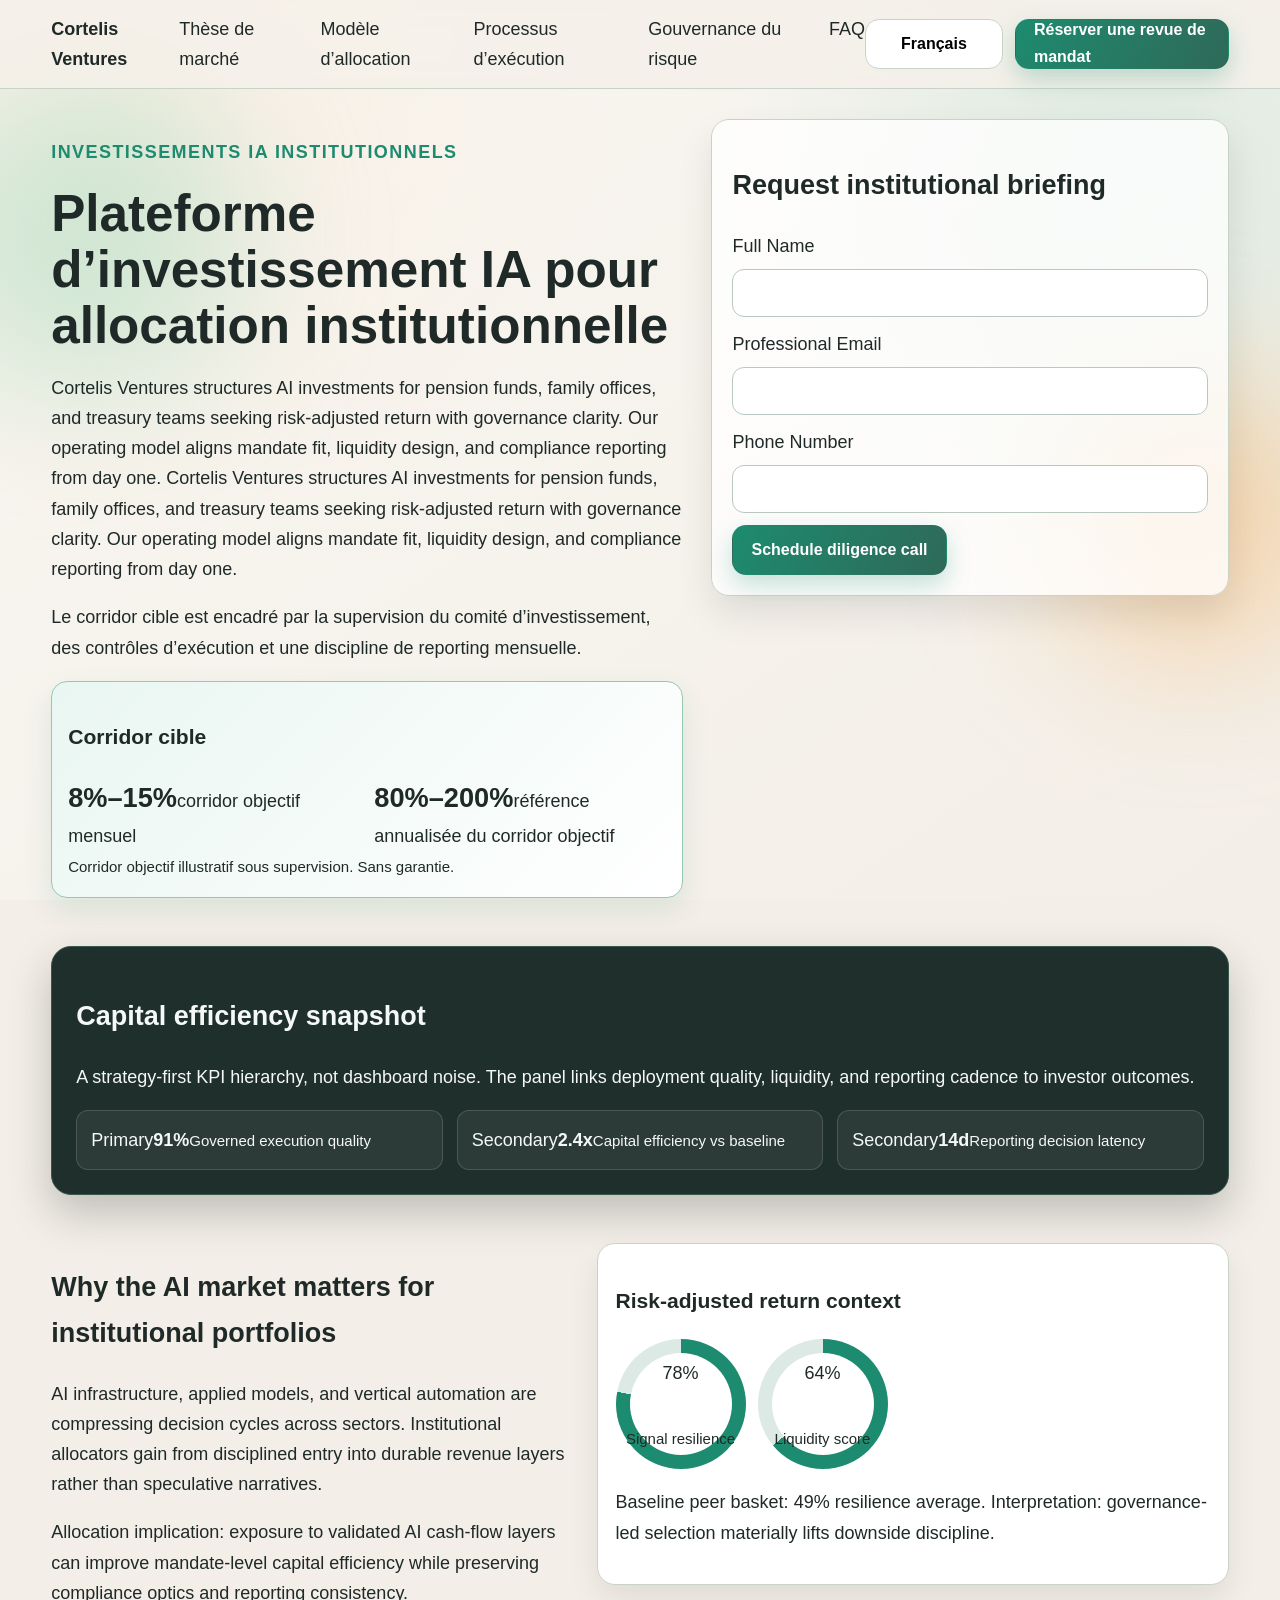
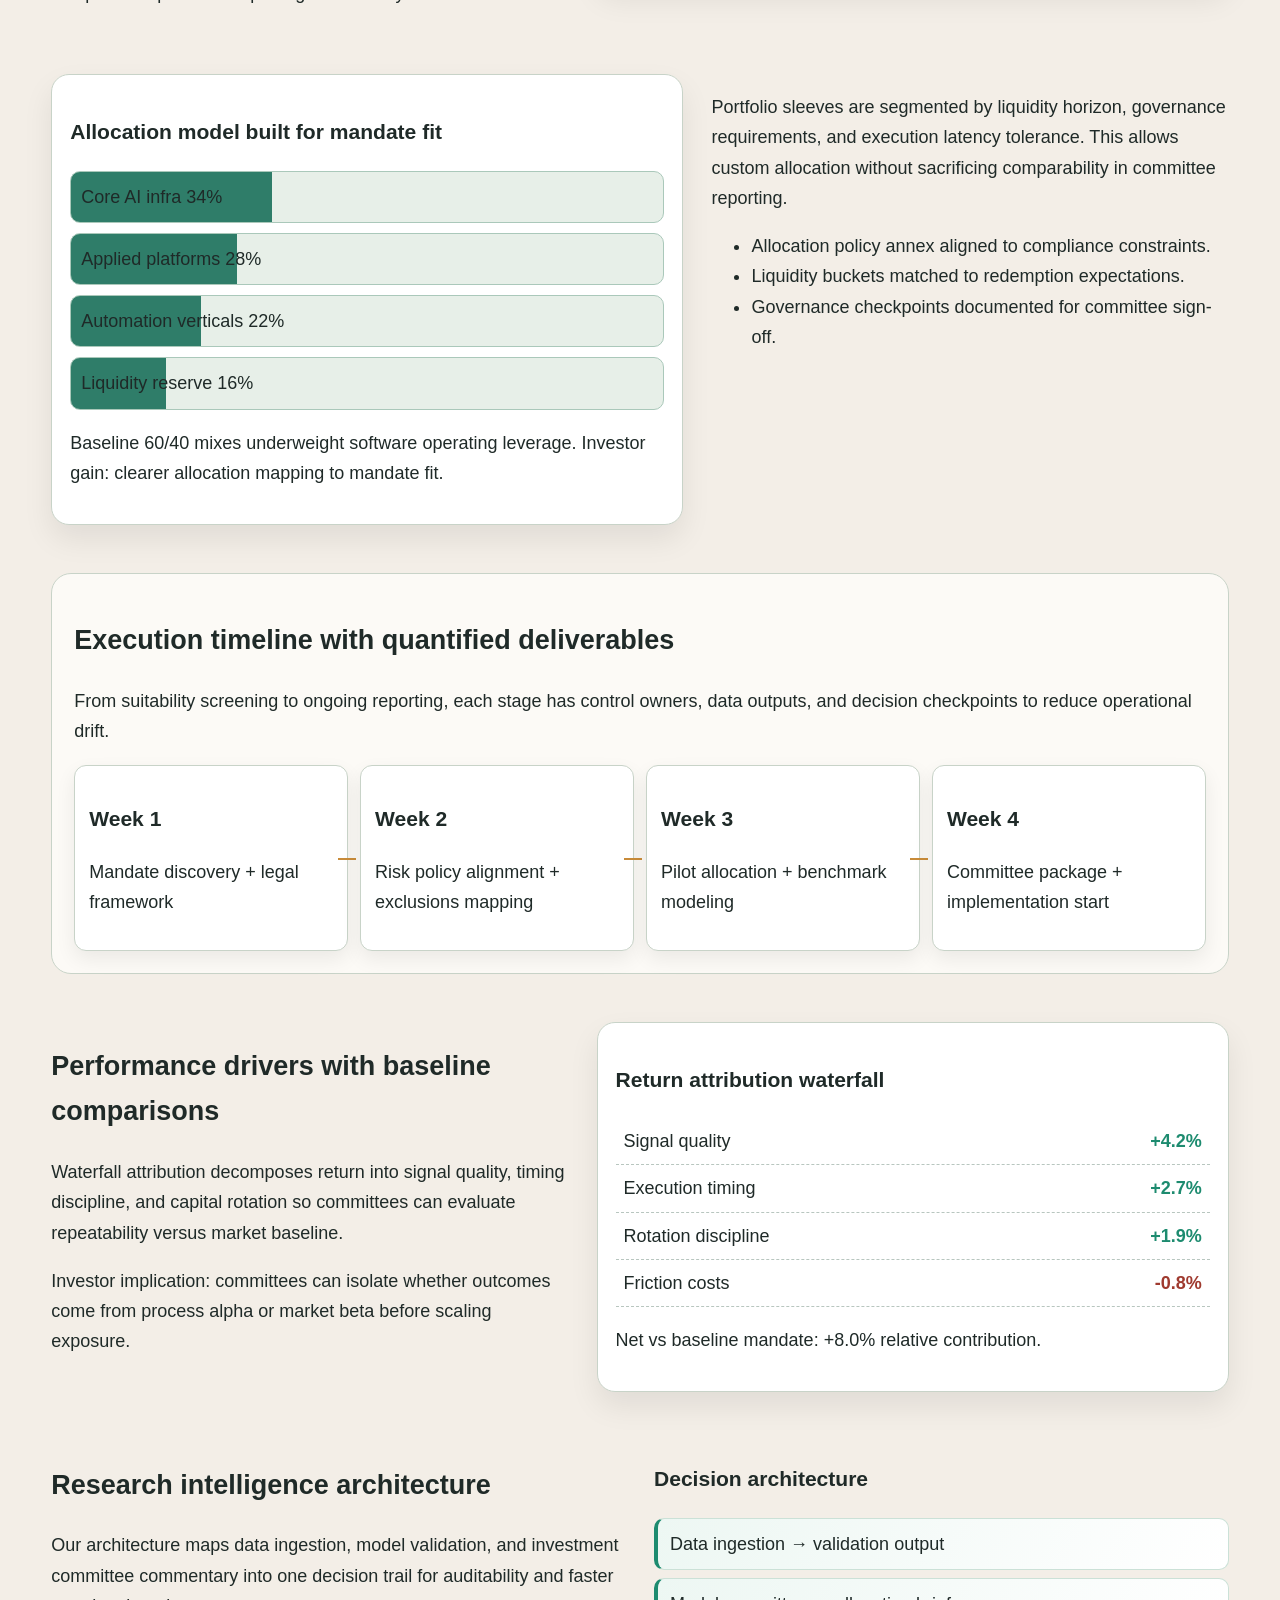
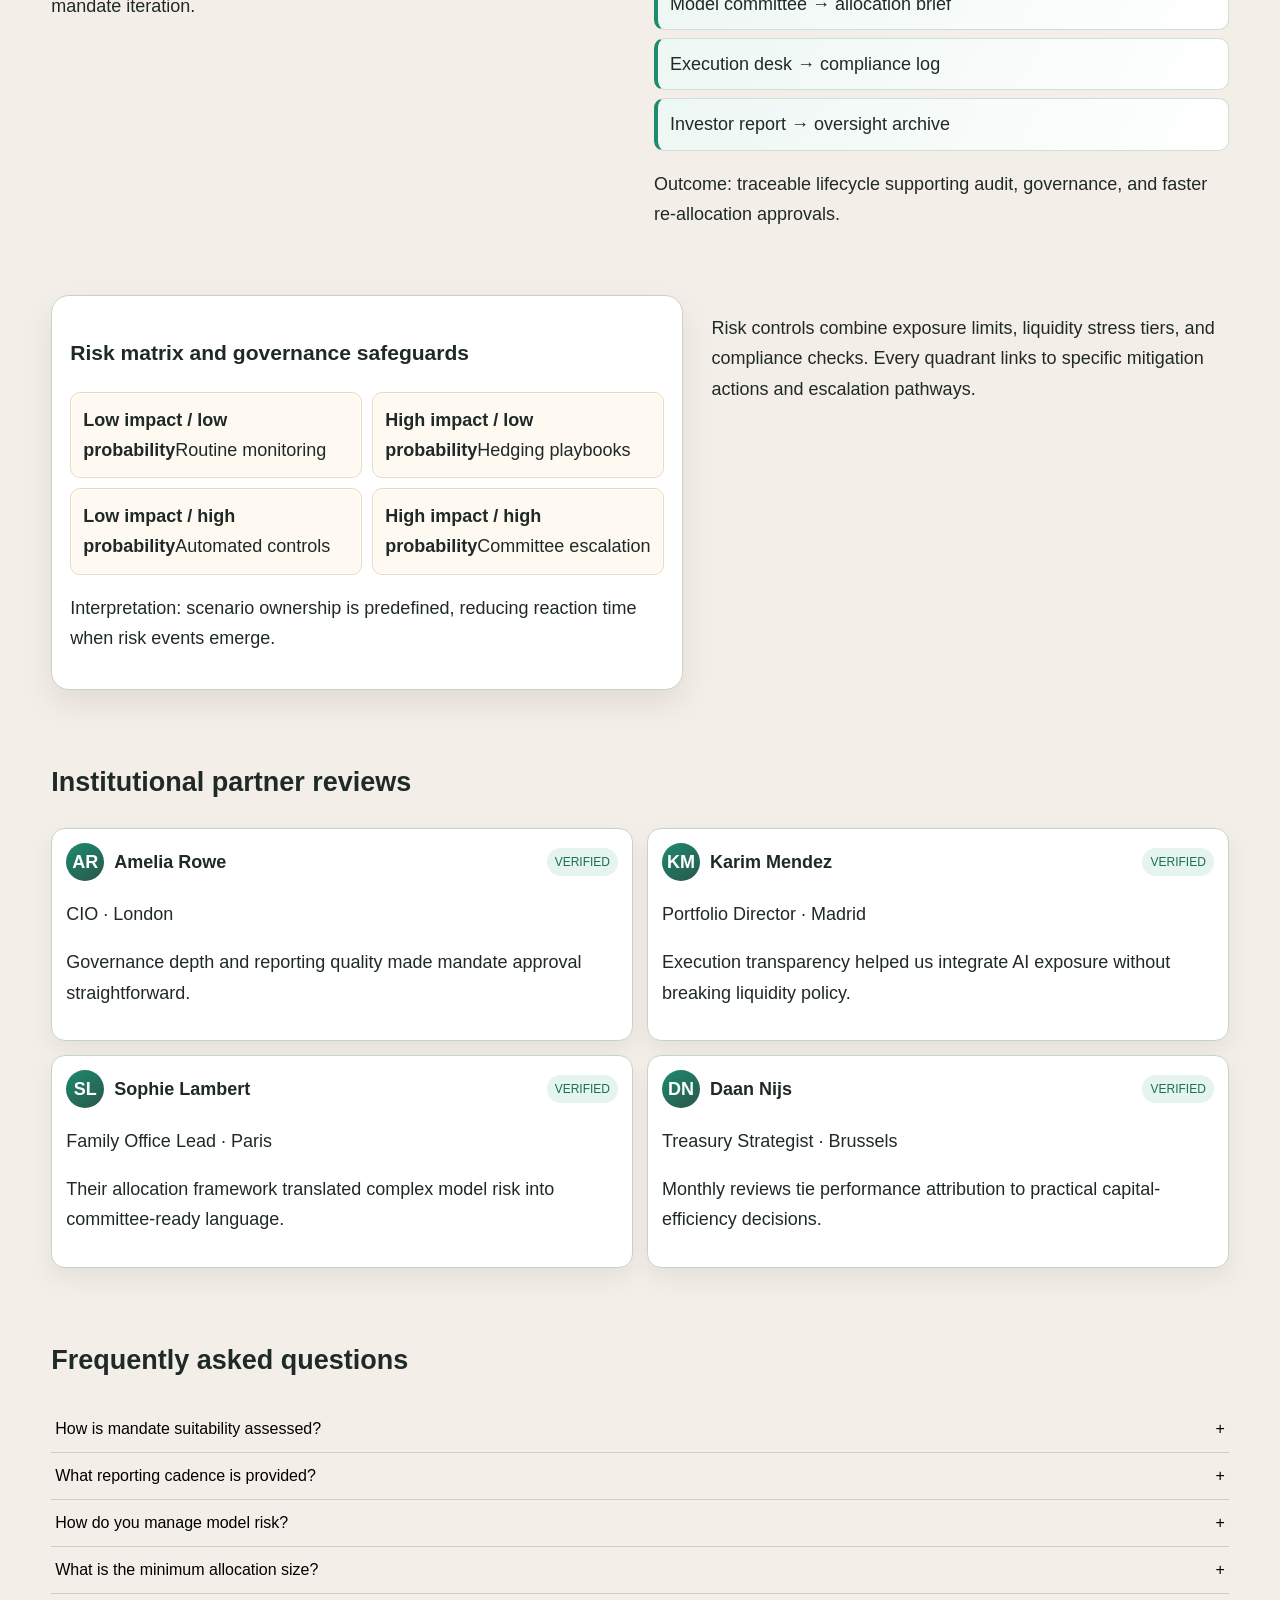
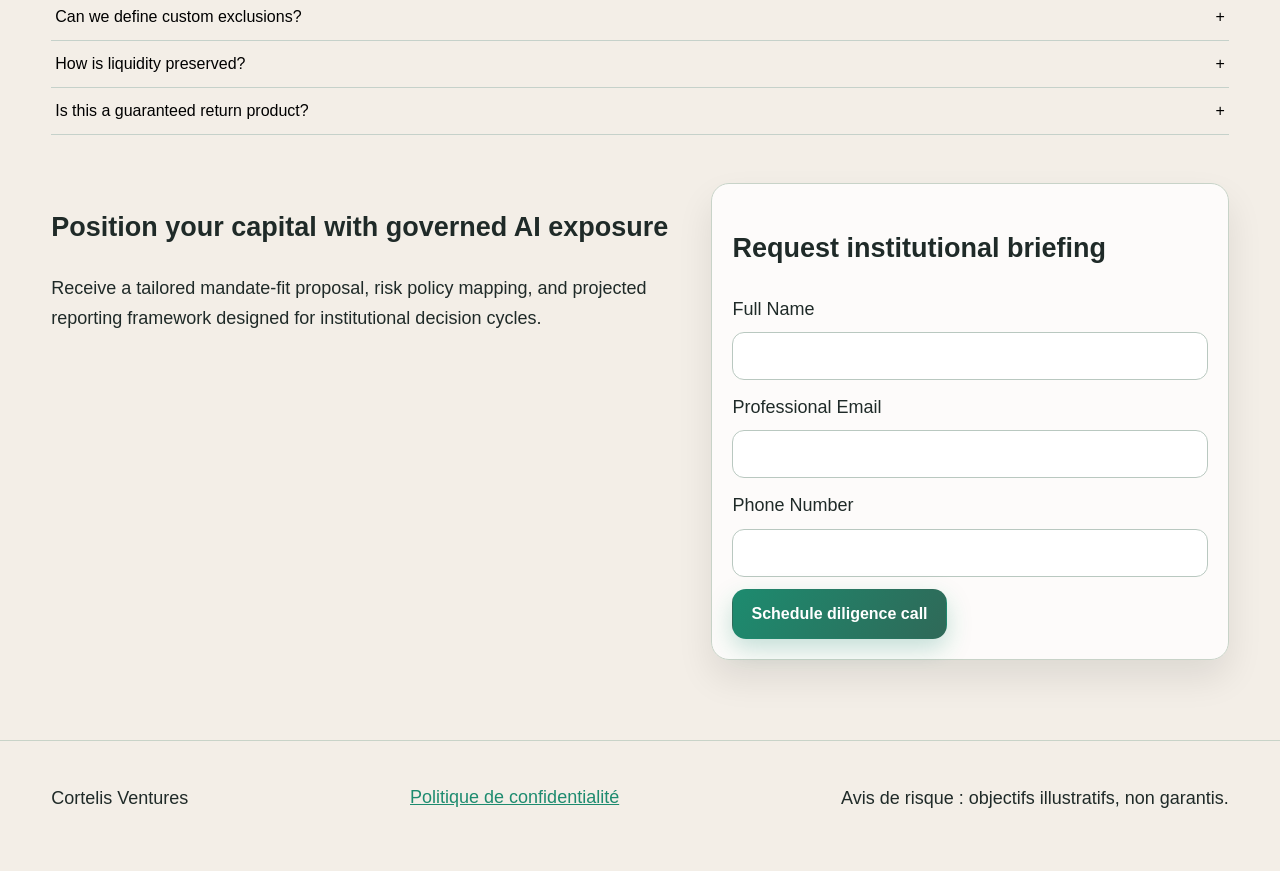
<file: fr/index.html>
<!doctype html>
<html lang="fr-FR">
<head>
<meta charset="UTF-8" />
<meta name="viewport" content="width=device-width, initial-scale=1.0" />
<title>Cortelis Ventures | Plateforme d’investissement IA pour capitaux institutionnels</title>
<meta name="description" content="Plateforme d’investissements IA institutionnels avec gouvernance, contrôle du risque et parcours de conversion qualifié." />
<link rel="canonical" href="https://cortelisventures.com/fr/index.html" />
<link rel="alternate" hreflang="en" href="https://cortelisventures.com/index.html" />
<link rel="alternate" hreflang="de" href="https://cortelisventures.com/de/index.html" />
<link rel="alternate" hreflang="fr" href="https://cortelisventures.com/fr/index.html" />
<link rel="alternate" hreflang="es" href="https://cortelisventures.com/es/index.html" />
<link rel="alternate" hreflang="it" href="https://cortelisventures.com/it/index.html" />
<link rel="alternate" hreflang="tr" href="https://cortelisventures.com/tr/index.html" />
<link rel="alternate" hreflang="pt" href="https://cortelisventures.com/pt/index.html" />
<link rel="alternate" hreflang="ja" href="https://cortelisventures.com/jp/index.html" />
<link rel="alternate" hreflang="sk" href="https://cortelisventures.com/sk/index.html" />
<link rel="alternate" hreflang="nl-BE" href="https://cortelisventures.com/be/index.html" />
<meta property="og:title" content="Cortelis Ventures | Plateforme d’investissement IA pour capitaux institutionnels" /><meta property="og:description" content="Plateforme d’investissements IA institutionnels avec gouvernance, contrôle du risque et parcours de conversion qualifié." /><meta property="og:type" content="website" /><meta property="og:url" content="https://cortelisventures.com/fr/index.html" />
<meta name="twitter:card" content="summary_large_image" /><meta name="twitter:title" content="Cortelis Ventures | Plateforme d’investissement IA pour capitaux institutionnels" /><meta name="twitter:description" content="Plateforme d’investissements IA institutionnels avec gouvernance, contrôle du risque et parcours de conversion qualifié." />
<link rel="stylesheet" href="../assets/style.css" />
<script type="application/ld+json">{"@context":"https://schema.org","@graph":[{"@type":"Organization","name":"Cortelis Ventures","url":"https://cortelisventures.com/fr/index.html"},{"@type":"WebSite","name":"Cortelis Ventures","url":"https://cortelisventures.com/fr/index.html"},{"@type":"FAQPage","mainEntity":[{"@type":"Question","name":"How is mandate suitability assessed?","acceptedAnswer":{"@type":"Answer","text":"We map your liquidity profile, governance constraints, and return objectives to a structured suitability matrix before any allocation proposal."}},{"@type":"Question","name":"What reporting cadence is provided?","acceptedAnswer":{"@type":"Answer","text":"You receive monthly performance packs, quarterly governance summaries, and ad-hoc risk alerts tied to predefined escalation thresholds."}},{"@type":"Question","name":"How do you manage model risk?","acceptedAnswer":{"@type":"Answer","text":"Model risk is monitored through validation cycles, drift diagnostics, and committee-approved override policies with full audit trails."}},{"@type":"Question","name":"What is the minimum allocation size?","acceptedAnswer":{"@type":"Answer","text":"Minimum ticket sizes depend on structure and jurisdiction, typically aligned with institutional onboarding and compliance requirements."}},{"@type":"Question","name":"Can we define custom exclusions?","acceptedAnswer":{"@type":"Answer","text":"Yes. Mandates support compliance screens, sector exclusions, and concentration caps documented in policy annexes."}},{"@type":"Question","name":"How is liquidity preserved?","acceptedAnswer":{"@type":"Answer","text":"Allocation sleeves include liquidity tiers and rebalance windows so withdrawals can be planned without forced execution."}},{"@type":"Question","name":"Is this a guaranteed return product?","acceptedAnswer":{"@type":"Answer","text":"No. Target corridors are illustrative policy references under oversight and never a promise of realized performance."}}]},{"@type":"Review","itemReviewed":{"@type":"Organization","name":"Cortelis Ventures"},"author":{"@type":"Person","name":"Amelia Rowe"},"reviewBody":"Governance depth and reporting quality made mandate approval straightforward."}]}</script>
<script defer src="../assets/app.js"></script>
</head>
<body>
<div class="bg-mesh"></div><div class="glow glow-a"></div><div class="glow glow-b"></div>
<header class="site-header"><div class="brand">Cortelis Ventures</div><nav class="main-nav"><a href="#market">Thèse de marché</a><a href="#model">Modèle d’allocation</a><a href="#process">Processus d’exécution</a><a href="#risk">Gouvernance du risque</a><a href="#faq">FAQ</a></nav><div class="header-actions"><div class="lang-dropdown"><button class="btn lang-btn" aria-expanded="false">Français</button><div class="lang-menu"><a href="../index.html" class="lang-item"><svg class="flag flag-uk" viewBox="0 0 36 24" aria-hidden="true"><rect width="36" height="24"/></svg><span>English</span></a><a href="../de/index.html" class="lang-item"><svg class="flag flag-de" viewBox="0 0 36 24" aria-hidden="true"><rect width="36" height="24"/></svg><span>Deutsch</span></a><a href="../fr/index.html" class="lang-item"><svg class="flag flag-fr" viewBox="0 0 36 24" aria-hidden="true"><rect width="36" height="24"/></svg><span>Français</span></a><a href="../es/index.html" class="lang-item"><svg class="flag flag-es" viewBox="0 0 36 24" aria-hidden="true"><rect width="36" height="24"/></svg><span>Español</span></a><a href="../it/index.html" class="lang-item"><svg class="flag flag-it" viewBox="0 0 36 24" aria-hidden="true"><rect width="36" height="24"/></svg><span>Italiano</span></a><a href="../tr/index.html" class="lang-item"><svg class="flag flag-tr" viewBox="0 0 36 24" aria-hidden="true"><rect width="36" height="24"/></svg><span>Türkçe</span></a><a href="../pt/index.html" class="lang-item"><svg class="flag flag-pt" viewBox="0 0 36 24" aria-hidden="true"><rect width="36" height="24"/></svg><span>Português</span></a><a href="../jp/index.html" class="lang-item"><svg class="flag flag-jp" viewBox="0 0 36 24" aria-hidden="true"><rect width="36" height="24"/></svg><span>日本語</span></a><a href="../sk/index.html" class="lang-item"><svg class="flag flag-sk" viewBox="0 0 36 24" aria-hidden="true"><rect width="36" height="24"/></svg><span>Slovenčina</span></a><a href="../be/index.html" class="lang-item"><svg class="flag flag-be" viewBox="0 0 36 24" aria-hidden="true"><rect width="36" height="24"/></svg><span>Belgium</span></a></div></div><a class="btn cta-btn" href="#lead-final">Réserver une revue de mandat</a><button class="burger" aria-label="Menu"><span></span><span></span><span></span></button></div></header>
<aside class="mobile-drawer" aria-hidden="true"><button class="drawer-close" aria-label="Close">×</button><nav class="drawer-nav"><a href="#market">Thèse de marché</a><a href="#model">Modèle d’allocation</a><a href="#process">Processus d’exécution</a><a href="#risk">Gouvernance du risque</a><a href="#faq">FAQ</a></nav><div class="drawer-language"><a href="../index.html">English</a><a href="../de/index.html">Deutsch</a><a href="../fr/index.html">Français</a><a href="../es/index.html">Español</a><a href="../it/index.html">Italiano</a><a href="../tr/index.html">Türkçe</a><a href="../pt/index.html">Português</a><a href="../jp/index.html">日本語</a><a href="../sk/index.html">Slovenčina</a><a href="../be/index.html">Belgium</a></div><a class="btn cta-btn" href="#lead-final">Réserver une revue de mandat</a></aside><div class="drawer-backdrop"></div>
<main>
<section class="hero"><div><p class="kicker">Investissements IA institutionnels</p><h1>Plateforme d’investissement IA pour allocation institutionnelle</h1><p>Cortelis Ventures structures AI investments for pension funds, family offices, and treasury teams seeking risk-adjusted return with governance clarity. Our operating model aligns mandate fit, liquidity design, and compliance reporting from day one. Cortelis Ventures structures AI investments for pension funds, family offices, and treasury teams seeking risk-adjusted return with governance clarity. Our operating model aligns mandate fit, liquidity design, and compliance reporting from day one.</p><p>Le corridor cible est encadré par la supervision du comité d’investissement, des contrôles d’exécution et une discipline de reporting mensuelle.</p><div class="corridor"><h3>Corridor cible</h3><div class="corridor-grid"><div><strong>8%–15%</strong><span>corridor objectif mensuel</span></div><div><strong>80%–200%</strong><span>référence annualisée du corridor objectif</span></div></div><small>Corridor objectif illustratif sous supervision. Sans garantie.</small></div></div>
<form class="lead-form" id="lead-hero"><h2>Request institutional briefing</h2><label>Full Name<input type="text" required /></label><label>Professional Email<input type="email" required /></label><label>Phone Number<input type="tel" required /></label><button class="btn cta-btn" type="submit">Schedule diligence call</button></form></section>
<section class="kpi-strip reveal"><h2>Capital efficiency snapshot</h2><p>A strategy-first KPI hierarchy, not dashboard noise. The panel links deployment quality, liquidity, and reporting cadence to investor outcomes.</p><div class="kpi-hierarchy"><div><span>Primary</span><strong>91%</strong><small>Governed execution quality</small></div><div><span>Secondary</span><strong>2.4x</strong><small>Capital efficiency vs baseline</small></div><div><span>Secondary</span><strong>14d</strong><small>Reporting decision latency</small></div></div></section>
<section id="market" class="split reveal alt"><div><h2>Why the AI market matters for institutional portfolios</h2><p>AI infrastructure, applied models, and vertical automation are compressing decision cycles across sectors. Institutional allocators gain from disciplined entry into durable revenue layers rather than speculative narratives.</p><p>Allocation implication: exposure to validated AI cash-flow layers can improve mandate-level capital efficiency while preserving compliance optics and reporting consistency.</p></div><div class="visual radial-wrap"><h3>Risk-adjusted return context</h3><div class="radials"><div class="ring" style="--val:78"><span>78%</span><small>Signal resilience</small></div><div class="ring" style="--val:64"><span>64%</span><small>Liquidity score</small></div></div><p>Baseline peer basket: 49% resilience average. Interpretation: governance-led selection materially lifts downside discipline.</p></div></section>
<section id="model" class="split reveal"><div class="visual stack-bars"><h3>Allocation model built for mandate fit</h3><div class="stack"><span style="--w:34">Core AI infra 34%</span><span style="--w:28">Applied platforms 28%</span><span style="--w:22">Automation verticals 22%</span><span style="--w:16">Liquidity reserve 16%</span></div><p>Baseline 60/40 mixes underweight software operating leverage. Investor gain: clearer allocation mapping to mandate fit.</p></div><div><p>Portfolio sleeves are segmented by liquidity horizon, governance requirements, and execution latency tolerance. This allows custom allocation without sacrificing comparability in committee reporting.</p><ul><li>Allocation policy annex aligned to compliance constraints.</li><li>Liquidity buckets matched to redemption expectations.</li><li>Governance checkpoints documented for committee sign-off.</li></ul></div></section>
<section id="process" class="timeline reveal"><h2>Execution timeline with quantified deliverables</h2><p>From suitability screening to ongoing reporting, each stage has control owners, data outputs, and decision checkpoints to reduce operational drift.</p><div class="timeline-grid"><article><h3>Week 1</h3><p>Mandate discovery + legal framework</p></article><article><h3>Week 2</h3><p>Risk policy alignment + exclusions mapping</p></article><article><h3>Week 3</h3><p>Pilot allocation + benchmark modeling</p></article><article><h3>Week 4</h3><p>Committee package + implementation start</p></article></div></section>
<section class="split reveal alt"><div><h2>Performance drivers with baseline comparisons</h2><p>Waterfall attribution decomposes return into signal quality, timing discipline, and capital rotation so committees can evaluate repeatability versus market baseline.</p><p>Investor implication: committees can isolate whether outcomes come from process alpha or market beta before scaling exposure.</p></div><div class="visual waterfall"><h3>Return attribution waterfall</h3><div class="wf-row"><span>Signal quality</span><b>+4.2%</b></div><div class="wf-row"><span>Execution timing</span><b>+2.7%</b></div><div class="wf-row"><span>Rotation discipline</span><b>+1.9%</b></div><div class="wf-row neg"><span>Friction costs</span><b>-0.8%</b></div><p>Net vs baseline mandate: +8.0% relative contribution.</p></div></section>
<section class="grid-two reveal"><article><h2>Research intelligence architecture</h2><p>Our architecture maps data ingestion, model validation, and investment committee commentary into one decision trail for auditability and faster mandate iteration.</p></article><article class="architecture"><h3>Decision architecture</h3><div class="node">Data ingestion → validation output</div><div class="node">Model committee → allocation brief</div><div class="node">Execution desk → compliance log</div><div class="node">Investor report → oversight archive</div><p>Outcome: traceable lifecycle supporting audit, governance, and faster re-allocation approvals.</p></article></section>
<section id="risk" class="split reveal"><div class="visual risk-matrix"><h3>Risk matrix and governance safeguards</h3><div class="matrix"><div><strong>Low impact / low probability</strong><span>Routine monitoring</span></div><div><strong>High impact / low probability</strong><span>Hedging playbooks</span></div><div><strong>Low impact / high probability</strong><span>Automated controls</span></div><div><strong>High impact / high probability</strong><span>Committee escalation</span></div></div><p>Interpretation: scenario ownership is predefined, reducing reaction time when risk events emerge.</p></div><div><p>Risk controls combine exposure limits, liquidity stress tiers, and compliance checks. Every quadrant links to specific mitigation actions and escalation pathways.</p></div></section>
<section class="reviews reveal"><h2>Institutional partner reviews</h2><div class="review-grid"><article class="review-card"><div class="review-head"><div class="avatar">AR</div><div class="person">Amelia Rowe</div><span class="verified">VERIFIED</span></div><p class="review-role">CIO · London</p><p>Governance depth and reporting quality made mandate approval straightforward.</p></article><article class="review-card"><div class="review-head"><div class="avatar">KM</div><div class="person">Karim Mendez</div><span class="verified">VERIFIED</span></div><p class="review-role">Portfolio Director · Madrid</p><p>Execution transparency helped us integrate AI exposure without breaking liquidity policy.</p></article><article class="review-card"><div class="review-head"><div class="avatar">SL</div><div class="person">Sophie Lambert</div><span class="verified">VERIFIED</span></div><p class="review-role">Family Office Lead · Paris</p><p>Their allocation framework translated complex model risk into committee-ready language.</p></article><article class="review-card"><div class="review-head"><div class="avatar">DN</div><div class="person">Daan Nijs</div><span class="verified">VERIFIED</span></div><p class="review-role">Treasury Strategist · Brussels</p><p>Monthly reviews tie performance attribution to practical capital-efficiency decisions.</p></article></div></section>
<section id="faq" class="faq reveal"><h2>Frequently asked questions</h2><div class="faq-item"><button class="faq-q" aria-expanded="false"><span>How is mandate suitability assessed?</span><span>+</span></button><div class="faq-a"><p>We map your liquidity profile, governance constraints, and return objectives to a structured suitability matrix before any allocation proposal.</p></div></div><div class="faq-item"><button class="faq-q" aria-expanded="false"><span>What reporting cadence is provided?</span><span>+</span></button><div class="faq-a"><p>You receive monthly performance packs, quarterly governance summaries, and ad-hoc risk alerts tied to predefined escalation thresholds.</p></div></div><div class="faq-item"><button class="faq-q" aria-expanded="false"><span>How do you manage model risk?</span><span>+</span></button><div class="faq-a"><p>Model risk is monitored through validation cycles, drift diagnostics, and committee-approved override policies with full audit trails.</p></div></div><div class="faq-item"><button class="faq-q" aria-expanded="false"><span>What is the minimum allocation size?</span><span>+</span></button><div class="faq-a"><p>Minimum ticket sizes depend on structure and jurisdiction, typically aligned with institutional onboarding and compliance requirements.</p></div></div><div class="faq-item"><button class="faq-q" aria-expanded="false"><span>Can we define custom exclusions?</span><span>+</span></button><div class="faq-a"><p>Yes. Mandates support compliance screens, sector exclusions, and concentration caps documented in policy annexes.</p></div></div><div class="faq-item"><button class="faq-q" aria-expanded="false"><span>How is liquidity preserved?</span><span>+</span></button><div class="faq-a"><p>Allocation sleeves include liquidity tiers and rebalance windows so withdrawals can be planned without forced execution.</p></div></div><div class="faq-item"><button class="faq-q" aria-expanded="false"><span>Is this a guaranteed return product?</span><span>+</span></button><div class="faq-a"><p>No. Target corridors are illustrative policy references under oversight and never a promise of realized performance.</p></div></div></section>
<section id="lead-final" class="final-cta reveal"><div><h2>Position your capital with governed AI exposure</h2><p>Receive a tailored mandate-fit proposal, risk policy mapping, and projected reporting framework designed for institutional decision cycles.</p></div><form class="lead-form"><h2>Request institutional briefing</h2><label>Full Name<input type="text" required /></label><label>Professional Email<input type="email" required /></label><label>Phone Number<input type="tel" required /></label><button class="btn cta-btn" type="submit">Schedule diligence call</button></form></section>
</main>
<footer><p>Cortelis Ventures</p><button class="privacy-link">Politique de confidentialité</button><p>Avis de risque : objectifs illustratifs, non garantis.</p></footer>
<div class="modal" aria-hidden="true"><div class="modal-panel" role="dialog" aria-modal="true" aria-label="Politique de confidentialité"><button class="modal-x" aria-label="Close">×</button><h2>Politique de confidentialité</h2><div class="modal-scroll"><h3>Introduction</h3><p>We process investor information to evaluate mandate fit and provide reporting obligations under applicable regulation.</p><h3>Data collection</h3><p>Contact details, professional identifiers, onboarding documentation, and communication records are collected.</p><h3>Legal basis</h3><p>Processing is based on legitimate interest, contractual preparation, and legal compliance obligations.</p><h3>Cookies</h3><p>Essential cookies maintain session consistency and analytics cookies measure engagement quality.</p><h3>Retention</h3><p>Records are retained only for required regulatory and operational periods.</p><h3>Third-party sharing</h3><p>Data may be shared with regulated custodians, compliance providers, and legal advisors under confidentiality.</p><h3>Security</h3><p>Encryption, access controls, and monitoring protect confidentiality and integrity.</p><h3>User rights</h3><p>You may request access, correction, deletion, restriction, or portability where applicable.</p><h3>International transfers</h3><p>Cross-border transfers use lawful safeguards and contractual controls.</p><h3>Industry risk disclosure</h3><p>AI investments involve volatility, liquidity variation, and execution risk; objectives are illustrative only.</p><h3>Contact</h3><p>privacy@cortelisventures.com</p></div><div class="modal-foot"><button class="btn modal-close">Fermer</button></div></div></div>
</body></html>
</file>
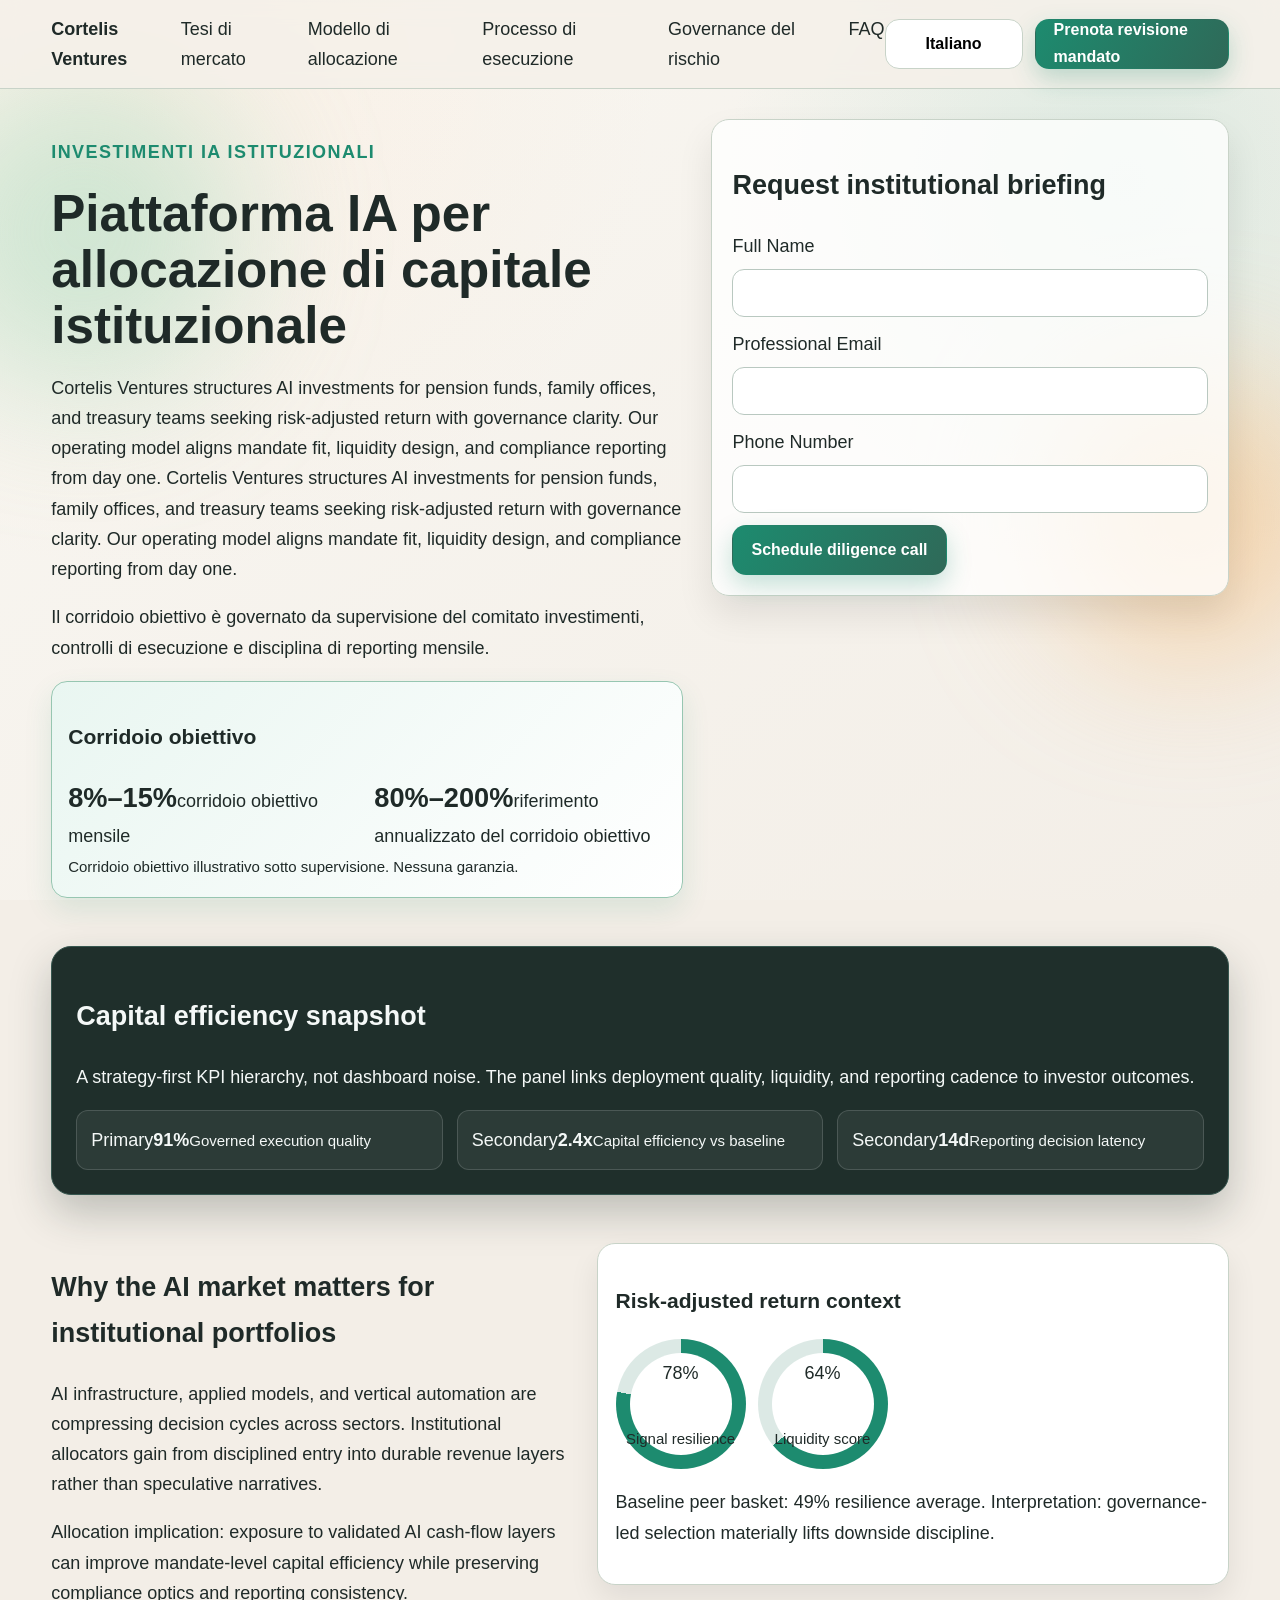
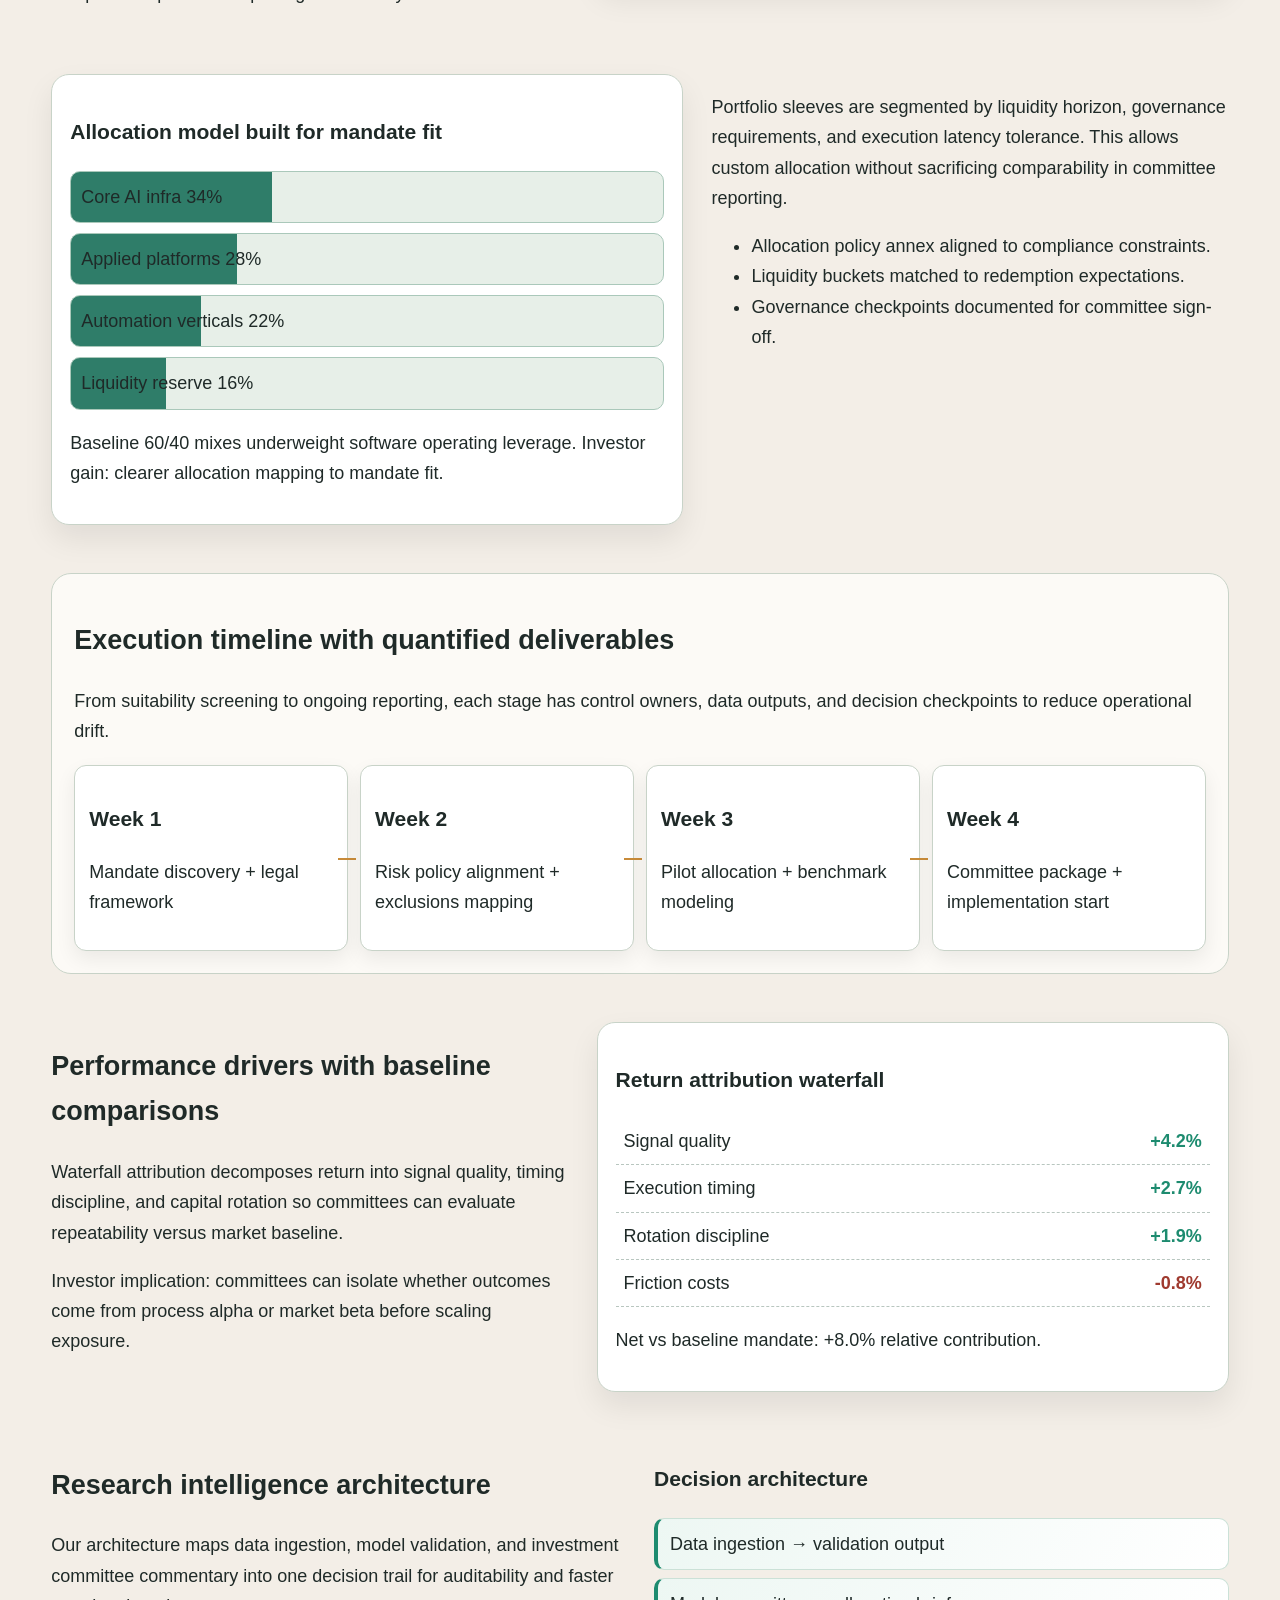
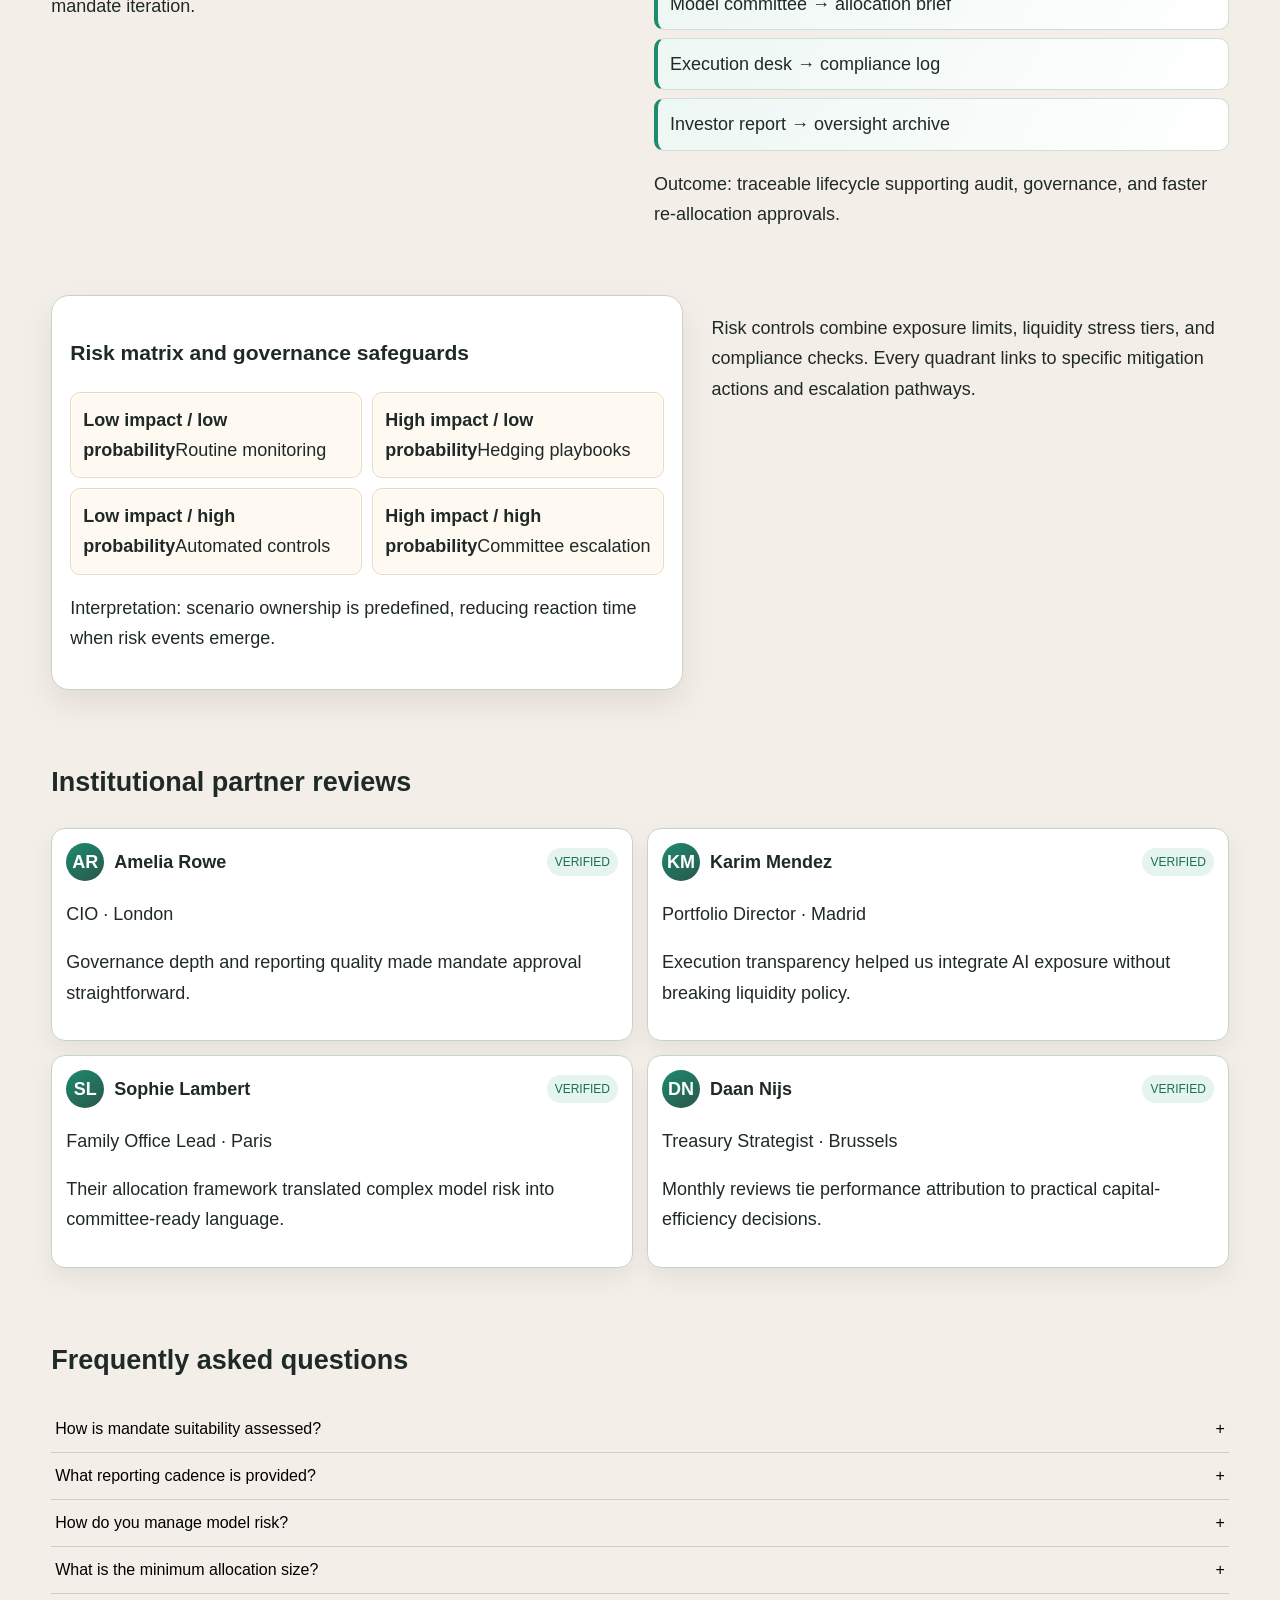
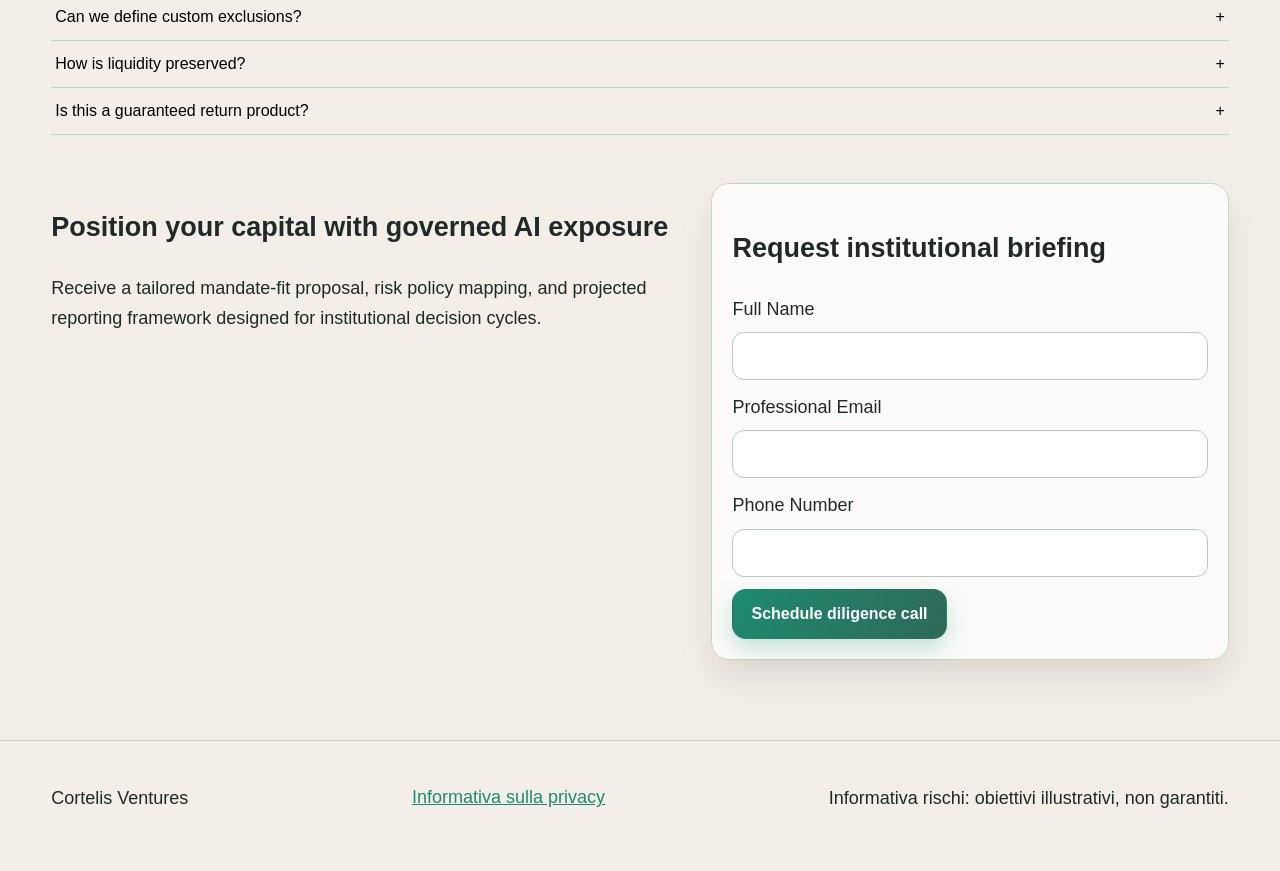
<file: it/index.html>
<!doctype html>
<html lang="it-IT">
<head>
<meta charset="UTF-8" />
<meta name="viewport" content="width=device-width, initial-scale=1.0" />
<title>Cortelis Ventures | Piattaforma investimenti IA per capitale istituzionale</title>
<meta name="description" content="Piattaforma di investimenti IA istituzionali con governance, controllo del rischio e funnel di conversione premium." />
<link rel="canonical" href="https://cortelisventures.com/it/index.html" />
<link rel="alternate" hreflang="en" href="https://cortelisventures.com/index.html" />
<link rel="alternate" hreflang="de" href="https://cortelisventures.com/de/index.html" />
<link rel="alternate" hreflang="fr" href="https://cortelisventures.com/fr/index.html" />
<link rel="alternate" hreflang="es" href="https://cortelisventures.com/es/index.html" />
<link rel="alternate" hreflang="it" href="https://cortelisventures.com/it/index.html" />
<link rel="alternate" hreflang="tr" href="https://cortelisventures.com/tr/index.html" />
<link rel="alternate" hreflang="pt" href="https://cortelisventures.com/pt/index.html" />
<link rel="alternate" hreflang="ja" href="https://cortelisventures.com/jp/index.html" />
<link rel="alternate" hreflang="sk" href="https://cortelisventures.com/sk/index.html" />
<link rel="alternate" hreflang="nl-BE" href="https://cortelisventures.com/be/index.html" />
<meta property="og:title" content="Cortelis Ventures | Piattaforma investimenti IA per capitale istituzionale" /><meta property="og:description" content="Piattaforma di investimenti IA istituzionali con governance, controllo del rischio e funnel di conversione premium." /><meta property="og:type" content="website" /><meta property="og:url" content="https://cortelisventures.com/it/index.html" />
<meta name="twitter:card" content="summary_large_image" /><meta name="twitter:title" content="Cortelis Ventures | Piattaforma investimenti IA per capitale istituzionale" /><meta name="twitter:description" content="Piattaforma di investimenti IA istituzionali con governance, controllo del rischio e funnel di conversione premium." />
<link rel="stylesheet" href="../assets/style.css" />
<script type="application/ld+json">{"@context":"https://schema.org","@graph":[{"@type":"Organization","name":"Cortelis Ventures","url":"https://cortelisventures.com/it/index.html"},{"@type":"WebSite","name":"Cortelis Ventures","url":"https://cortelisventures.com/it/index.html"},{"@type":"FAQPage","mainEntity":[{"@type":"Question","name":"How is mandate suitability assessed?","acceptedAnswer":{"@type":"Answer","text":"We map your liquidity profile, governance constraints, and return objectives to a structured suitability matrix before any allocation proposal."}},{"@type":"Question","name":"What reporting cadence is provided?","acceptedAnswer":{"@type":"Answer","text":"You receive monthly performance packs, quarterly governance summaries, and ad-hoc risk alerts tied to predefined escalation thresholds."}},{"@type":"Question","name":"How do you manage model risk?","acceptedAnswer":{"@type":"Answer","text":"Model risk is monitored through validation cycles, drift diagnostics, and committee-approved override policies with full audit trails."}},{"@type":"Question","name":"What is the minimum allocation size?","acceptedAnswer":{"@type":"Answer","text":"Minimum ticket sizes depend on structure and jurisdiction, typically aligned with institutional onboarding and compliance requirements."}},{"@type":"Question","name":"Can we define custom exclusions?","acceptedAnswer":{"@type":"Answer","text":"Yes. Mandates support compliance screens, sector exclusions, and concentration caps documented in policy annexes."}},{"@type":"Question","name":"How is liquidity preserved?","acceptedAnswer":{"@type":"Answer","text":"Allocation sleeves include liquidity tiers and rebalance windows so withdrawals can be planned without forced execution."}},{"@type":"Question","name":"Is this a guaranteed return product?","acceptedAnswer":{"@type":"Answer","text":"No. Target corridors are illustrative policy references under oversight and never a promise of realized performance."}}]},{"@type":"Review","itemReviewed":{"@type":"Organization","name":"Cortelis Ventures"},"author":{"@type":"Person","name":"Amelia Rowe"},"reviewBody":"Governance depth and reporting quality made mandate approval straightforward."}]}</script>
<script defer src="../assets/app.js"></script>
</head>
<body>
<div class="bg-mesh"></div><div class="glow glow-a"></div><div class="glow glow-b"></div>
<header class="site-header"><div class="brand">Cortelis Ventures</div><nav class="main-nav"><a href="#market">Tesi di mercato</a><a href="#model">Modello di allocazione</a><a href="#process">Processo di esecuzione</a><a href="#risk">Governance del rischio</a><a href="#faq">FAQ</a></nav><div class="header-actions"><div class="lang-dropdown"><button class="btn lang-btn" aria-expanded="false">Italiano</button><div class="lang-menu"><a href="../index.html" class="lang-item"><svg class="flag flag-uk" viewBox="0 0 36 24" aria-hidden="true"><rect width="36" height="24"/></svg><span>English</span></a><a href="../de/index.html" class="lang-item"><svg class="flag flag-de" viewBox="0 0 36 24" aria-hidden="true"><rect width="36" height="24"/></svg><span>Deutsch</span></a><a href="../fr/index.html" class="lang-item"><svg class="flag flag-fr" viewBox="0 0 36 24" aria-hidden="true"><rect width="36" height="24"/></svg><span>Français</span></a><a href="../es/index.html" class="lang-item"><svg class="flag flag-es" viewBox="0 0 36 24" aria-hidden="true"><rect width="36" height="24"/></svg><span>Español</span></a><a href="../it/index.html" class="lang-item"><svg class="flag flag-it" viewBox="0 0 36 24" aria-hidden="true"><rect width="36" height="24"/></svg><span>Italiano</span></a><a href="../tr/index.html" class="lang-item"><svg class="flag flag-tr" viewBox="0 0 36 24" aria-hidden="true"><rect width="36" height="24"/></svg><span>Türkçe</span></a><a href="../pt/index.html" class="lang-item"><svg class="flag flag-pt" viewBox="0 0 36 24" aria-hidden="true"><rect width="36" height="24"/></svg><span>Português</span></a><a href="../jp/index.html" class="lang-item"><svg class="flag flag-jp" viewBox="0 0 36 24" aria-hidden="true"><rect width="36" height="24"/></svg><span>日本語</span></a><a href="../sk/index.html" class="lang-item"><svg class="flag flag-sk" viewBox="0 0 36 24" aria-hidden="true"><rect width="36" height="24"/></svg><span>Slovenčina</span></a><a href="../be/index.html" class="lang-item"><svg class="flag flag-be" viewBox="0 0 36 24" aria-hidden="true"><rect width="36" height="24"/></svg><span>Belgium</span></a></div></div><a class="btn cta-btn" href="#lead-final">Prenota revisione mandato</a><button class="burger" aria-label="Menu"><span></span><span></span><span></span></button></div></header>
<aside class="mobile-drawer" aria-hidden="true"><button class="drawer-close" aria-label="Close">×</button><nav class="drawer-nav"><a href="#market">Tesi di mercato</a><a href="#model">Modello di allocazione</a><a href="#process">Processo di esecuzione</a><a href="#risk">Governance del rischio</a><a href="#faq">FAQ</a></nav><div class="drawer-language"><a href="../index.html">English</a><a href="../de/index.html">Deutsch</a><a href="../fr/index.html">Français</a><a href="../es/index.html">Español</a><a href="../it/index.html">Italiano</a><a href="../tr/index.html">Türkçe</a><a href="../pt/index.html">Português</a><a href="../jp/index.html">日本語</a><a href="../sk/index.html">Slovenčina</a><a href="../be/index.html">Belgium</a></div><a class="btn cta-btn" href="#lead-final">Prenota revisione mandato</a></aside><div class="drawer-backdrop"></div>
<main>
<section class="hero"><div><p class="kicker">Investimenti IA istituzionali</p><h1>Piattaforma IA per allocazione di capitale istituzionale</h1><p>Cortelis Ventures structures AI investments for pension funds, family offices, and treasury teams seeking risk-adjusted return with governance clarity. Our operating model aligns mandate fit, liquidity design, and compliance reporting from day one. Cortelis Ventures structures AI investments for pension funds, family offices, and treasury teams seeking risk-adjusted return with governance clarity. Our operating model aligns mandate fit, liquidity design, and compliance reporting from day one.</p><p>Il corridoio obiettivo è governato da supervisione del comitato investimenti, controlli di esecuzione e disciplina di reporting mensile.</p><div class="corridor"><h3>Corridoio obiettivo</h3><div class="corridor-grid"><div><strong>8%–15%</strong><span>corridoio obiettivo mensile</span></div><div><strong>80%–200%</strong><span>riferimento annualizzato del corridoio obiettivo</span></div></div><small>Corridoio obiettivo illustrativo sotto supervisione. Nessuna garanzia.</small></div></div>
<form class="lead-form" id="lead-hero"><h2>Request institutional briefing</h2><label>Full Name<input type="text" required /></label><label>Professional Email<input type="email" required /></label><label>Phone Number<input type="tel" required /></label><button class="btn cta-btn" type="submit">Schedule diligence call</button></form></section>
<section class="kpi-strip reveal"><h2>Capital efficiency snapshot</h2><p>A strategy-first KPI hierarchy, not dashboard noise. The panel links deployment quality, liquidity, and reporting cadence to investor outcomes.</p><div class="kpi-hierarchy"><div><span>Primary</span><strong>91%</strong><small>Governed execution quality</small></div><div><span>Secondary</span><strong>2.4x</strong><small>Capital efficiency vs baseline</small></div><div><span>Secondary</span><strong>14d</strong><small>Reporting decision latency</small></div></div></section>
<section id="market" class="split reveal alt"><div><h2>Why the AI market matters for institutional portfolios</h2><p>AI infrastructure, applied models, and vertical automation are compressing decision cycles across sectors. Institutional allocators gain from disciplined entry into durable revenue layers rather than speculative narratives.</p><p>Allocation implication: exposure to validated AI cash-flow layers can improve mandate-level capital efficiency while preserving compliance optics and reporting consistency.</p></div><div class="visual radial-wrap"><h3>Risk-adjusted return context</h3><div class="radials"><div class="ring" style="--val:78"><span>78%</span><small>Signal resilience</small></div><div class="ring" style="--val:64"><span>64%</span><small>Liquidity score</small></div></div><p>Baseline peer basket: 49% resilience average. Interpretation: governance-led selection materially lifts downside discipline.</p></div></section>
<section id="model" class="split reveal"><div class="visual stack-bars"><h3>Allocation model built for mandate fit</h3><div class="stack"><span style="--w:34">Core AI infra 34%</span><span style="--w:28">Applied platforms 28%</span><span style="--w:22">Automation verticals 22%</span><span style="--w:16">Liquidity reserve 16%</span></div><p>Baseline 60/40 mixes underweight software operating leverage. Investor gain: clearer allocation mapping to mandate fit.</p></div><div><p>Portfolio sleeves are segmented by liquidity horizon, governance requirements, and execution latency tolerance. This allows custom allocation without sacrificing comparability in committee reporting.</p><ul><li>Allocation policy annex aligned to compliance constraints.</li><li>Liquidity buckets matched to redemption expectations.</li><li>Governance checkpoints documented for committee sign-off.</li></ul></div></section>
<section id="process" class="timeline reveal"><h2>Execution timeline with quantified deliverables</h2><p>From suitability screening to ongoing reporting, each stage has control owners, data outputs, and decision checkpoints to reduce operational drift.</p><div class="timeline-grid"><article><h3>Week 1</h3><p>Mandate discovery + legal framework</p></article><article><h3>Week 2</h3><p>Risk policy alignment + exclusions mapping</p></article><article><h3>Week 3</h3><p>Pilot allocation + benchmark modeling</p></article><article><h3>Week 4</h3><p>Committee package + implementation start</p></article></div></section>
<section class="split reveal alt"><div><h2>Performance drivers with baseline comparisons</h2><p>Waterfall attribution decomposes return into signal quality, timing discipline, and capital rotation so committees can evaluate repeatability versus market baseline.</p><p>Investor implication: committees can isolate whether outcomes come from process alpha or market beta before scaling exposure.</p></div><div class="visual waterfall"><h3>Return attribution waterfall</h3><div class="wf-row"><span>Signal quality</span><b>+4.2%</b></div><div class="wf-row"><span>Execution timing</span><b>+2.7%</b></div><div class="wf-row"><span>Rotation discipline</span><b>+1.9%</b></div><div class="wf-row neg"><span>Friction costs</span><b>-0.8%</b></div><p>Net vs baseline mandate: +8.0% relative contribution.</p></div></section>
<section class="grid-two reveal"><article><h2>Research intelligence architecture</h2><p>Our architecture maps data ingestion, model validation, and investment committee commentary into one decision trail for auditability and faster mandate iteration.</p></article><article class="architecture"><h3>Decision architecture</h3><div class="node">Data ingestion → validation output</div><div class="node">Model committee → allocation brief</div><div class="node">Execution desk → compliance log</div><div class="node">Investor report → oversight archive</div><p>Outcome: traceable lifecycle supporting audit, governance, and faster re-allocation approvals.</p></article></section>
<section id="risk" class="split reveal"><div class="visual risk-matrix"><h3>Risk matrix and governance safeguards</h3><div class="matrix"><div><strong>Low impact / low probability</strong><span>Routine monitoring</span></div><div><strong>High impact / low probability</strong><span>Hedging playbooks</span></div><div><strong>Low impact / high probability</strong><span>Automated controls</span></div><div><strong>High impact / high probability</strong><span>Committee escalation</span></div></div><p>Interpretation: scenario ownership is predefined, reducing reaction time when risk events emerge.</p></div><div><p>Risk controls combine exposure limits, liquidity stress tiers, and compliance checks. Every quadrant links to specific mitigation actions and escalation pathways.</p></div></section>
<section class="reviews reveal"><h2>Institutional partner reviews</h2><div class="review-grid"><article class="review-card"><div class="review-head"><div class="avatar">AR</div><div class="person">Amelia Rowe</div><span class="verified">VERIFIED</span></div><p class="review-role">CIO · London</p><p>Governance depth and reporting quality made mandate approval straightforward.</p></article><article class="review-card"><div class="review-head"><div class="avatar">KM</div><div class="person">Karim Mendez</div><span class="verified">VERIFIED</span></div><p class="review-role">Portfolio Director · Madrid</p><p>Execution transparency helped us integrate AI exposure without breaking liquidity policy.</p></article><article class="review-card"><div class="review-head"><div class="avatar">SL</div><div class="person">Sophie Lambert</div><span class="verified">VERIFIED</span></div><p class="review-role">Family Office Lead · Paris</p><p>Their allocation framework translated complex model risk into committee-ready language.</p></article><article class="review-card"><div class="review-head"><div class="avatar">DN</div><div class="person">Daan Nijs</div><span class="verified">VERIFIED</span></div><p class="review-role">Treasury Strategist · Brussels</p><p>Monthly reviews tie performance attribution to practical capital-efficiency decisions.</p></article></div></section>
<section id="faq" class="faq reveal"><h2>Frequently asked questions</h2><div class="faq-item"><button class="faq-q" aria-expanded="false"><span>How is mandate suitability assessed?</span><span>+</span></button><div class="faq-a"><p>We map your liquidity profile, governance constraints, and return objectives to a structured suitability matrix before any allocation proposal.</p></div></div><div class="faq-item"><button class="faq-q" aria-expanded="false"><span>What reporting cadence is provided?</span><span>+</span></button><div class="faq-a"><p>You receive monthly performance packs, quarterly governance summaries, and ad-hoc risk alerts tied to predefined escalation thresholds.</p></div></div><div class="faq-item"><button class="faq-q" aria-expanded="false"><span>How do you manage model risk?</span><span>+</span></button><div class="faq-a"><p>Model risk is monitored through validation cycles, drift diagnostics, and committee-approved override policies with full audit trails.</p></div></div><div class="faq-item"><button class="faq-q" aria-expanded="false"><span>What is the minimum allocation size?</span><span>+</span></button><div class="faq-a"><p>Minimum ticket sizes depend on structure and jurisdiction, typically aligned with institutional onboarding and compliance requirements.</p></div></div><div class="faq-item"><button class="faq-q" aria-expanded="false"><span>Can we define custom exclusions?</span><span>+</span></button><div class="faq-a"><p>Yes. Mandates support compliance screens, sector exclusions, and concentration caps documented in policy annexes.</p></div></div><div class="faq-item"><button class="faq-q" aria-expanded="false"><span>How is liquidity preserved?</span><span>+</span></button><div class="faq-a"><p>Allocation sleeves include liquidity tiers and rebalance windows so withdrawals can be planned without forced execution.</p></div></div><div class="faq-item"><button class="faq-q" aria-expanded="false"><span>Is this a guaranteed return product?</span><span>+</span></button><div class="faq-a"><p>No. Target corridors are illustrative policy references under oversight and never a promise of realized performance.</p></div></div></section>
<section id="lead-final" class="final-cta reveal"><div><h2>Position your capital with governed AI exposure</h2><p>Receive a tailored mandate-fit proposal, risk policy mapping, and projected reporting framework designed for institutional decision cycles.</p></div><form class="lead-form"><h2>Request institutional briefing</h2><label>Full Name<input type="text" required /></label><label>Professional Email<input type="email" required /></label><label>Phone Number<input type="tel" required /></label><button class="btn cta-btn" type="submit">Schedule diligence call</button></form></section>
</main>
<footer><p>Cortelis Ventures</p><button class="privacy-link">Informativa sulla privacy</button><p>Informativa rischi: obiettivi illustrativi, non garantiti.</p></footer>
<div class="modal" aria-hidden="true"><div class="modal-panel" role="dialog" aria-modal="true" aria-label="Informativa sulla privacy"><button class="modal-x" aria-label="Close">×</button><h2>Informativa sulla privacy</h2><div class="modal-scroll"><h3>Introduction</h3><p>We process investor information to evaluate mandate fit and provide reporting obligations under applicable regulation.</p><h3>Data collection</h3><p>Contact details, professional identifiers, onboarding documentation, and communication records are collected.</p><h3>Legal basis</h3><p>Processing is based on legitimate interest, contractual preparation, and legal compliance obligations.</p><h3>Cookies</h3><p>Essential cookies maintain session consistency and analytics cookies measure engagement quality.</p><h3>Retention</h3><p>Records are retained only for required regulatory and operational periods.</p><h3>Third-party sharing</h3><p>Data may be shared with regulated custodians, compliance providers, and legal advisors under confidentiality.</p><h3>Security</h3><p>Encryption, access controls, and monitoring protect confidentiality and integrity.</p><h3>User rights</h3><p>You may request access, correction, deletion, restriction, or portability where applicable.</p><h3>International transfers</h3><p>Cross-border transfers use lawful safeguards and contractual controls.</p><h3>Industry risk disclosure</h3><p>AI investments involve volatility, liquidity variation, and execution risk; objectives are illustrative only.</p><h3>Contact</h3><p>privacy@cortelisventures.com</p></div><div class="modal-foot"><button class="btn modal-close">Chiudi</button></div></div></div>
</body></html>
</file>
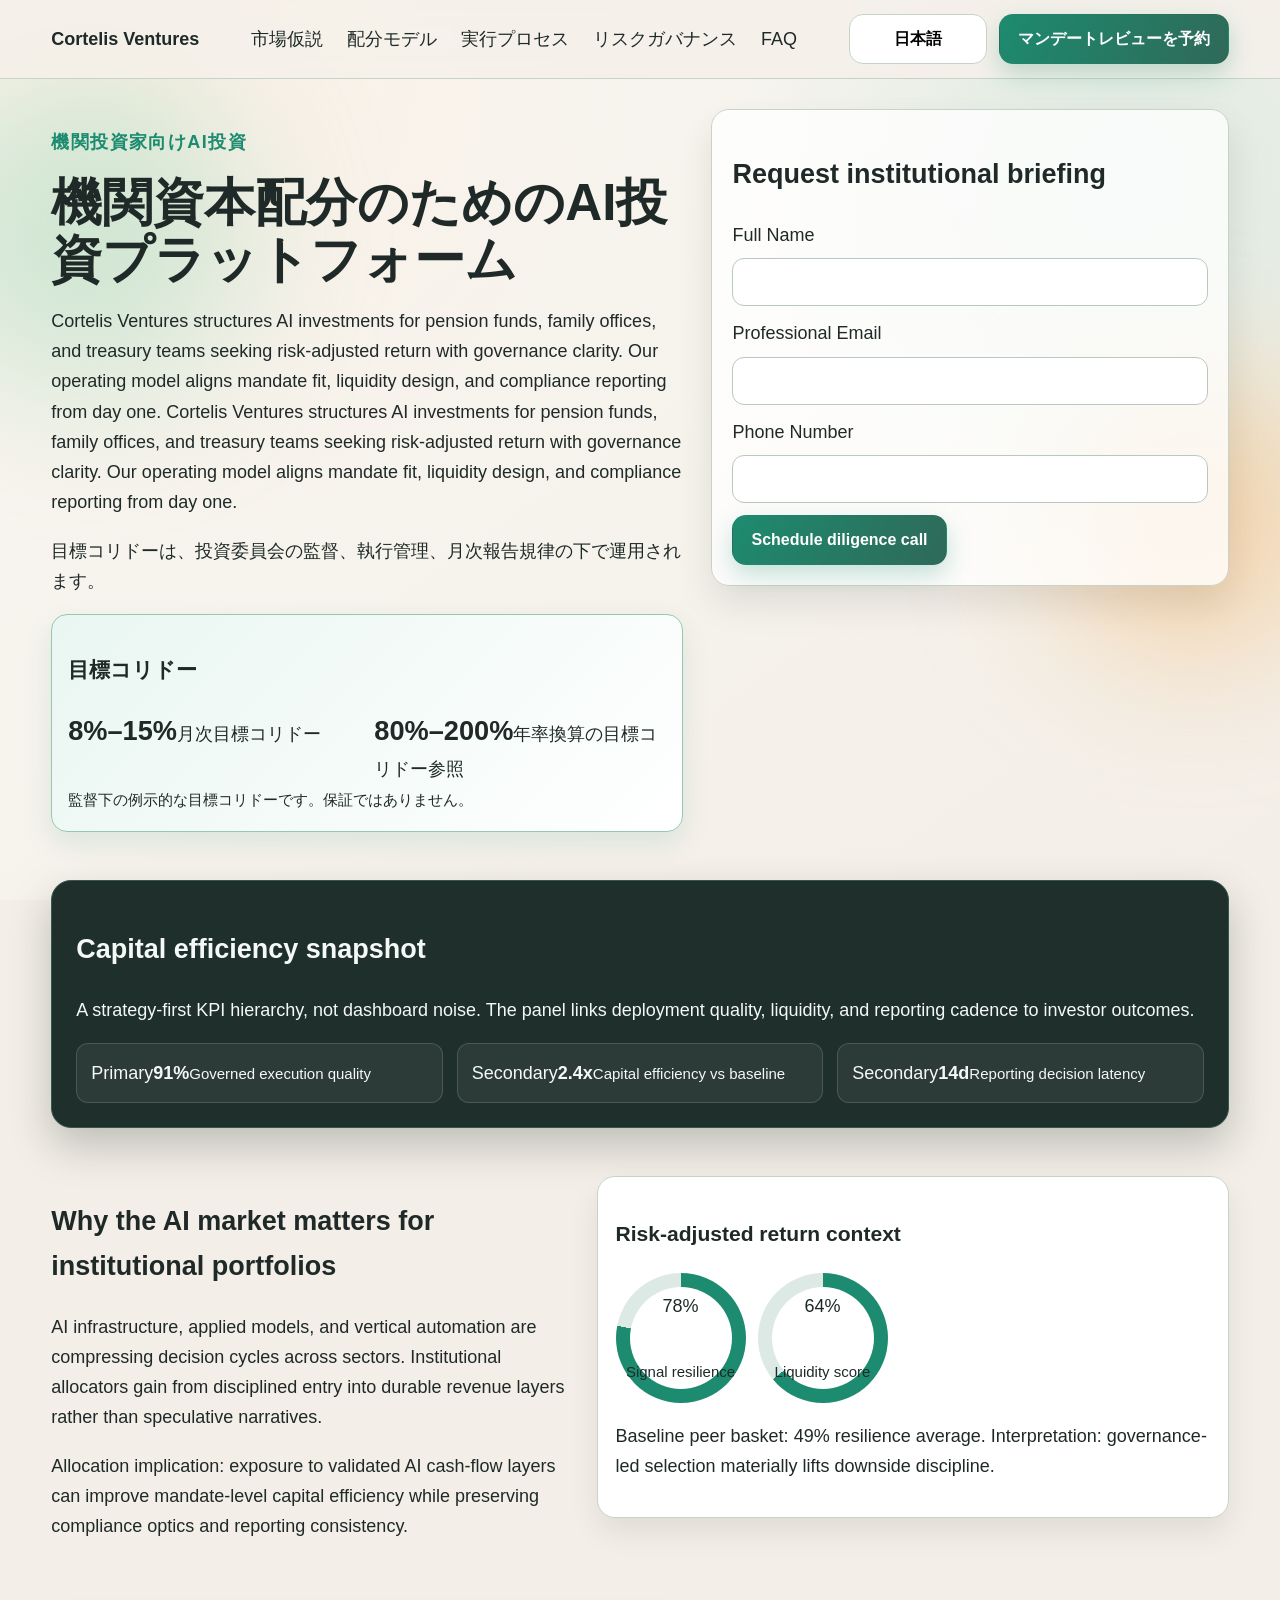
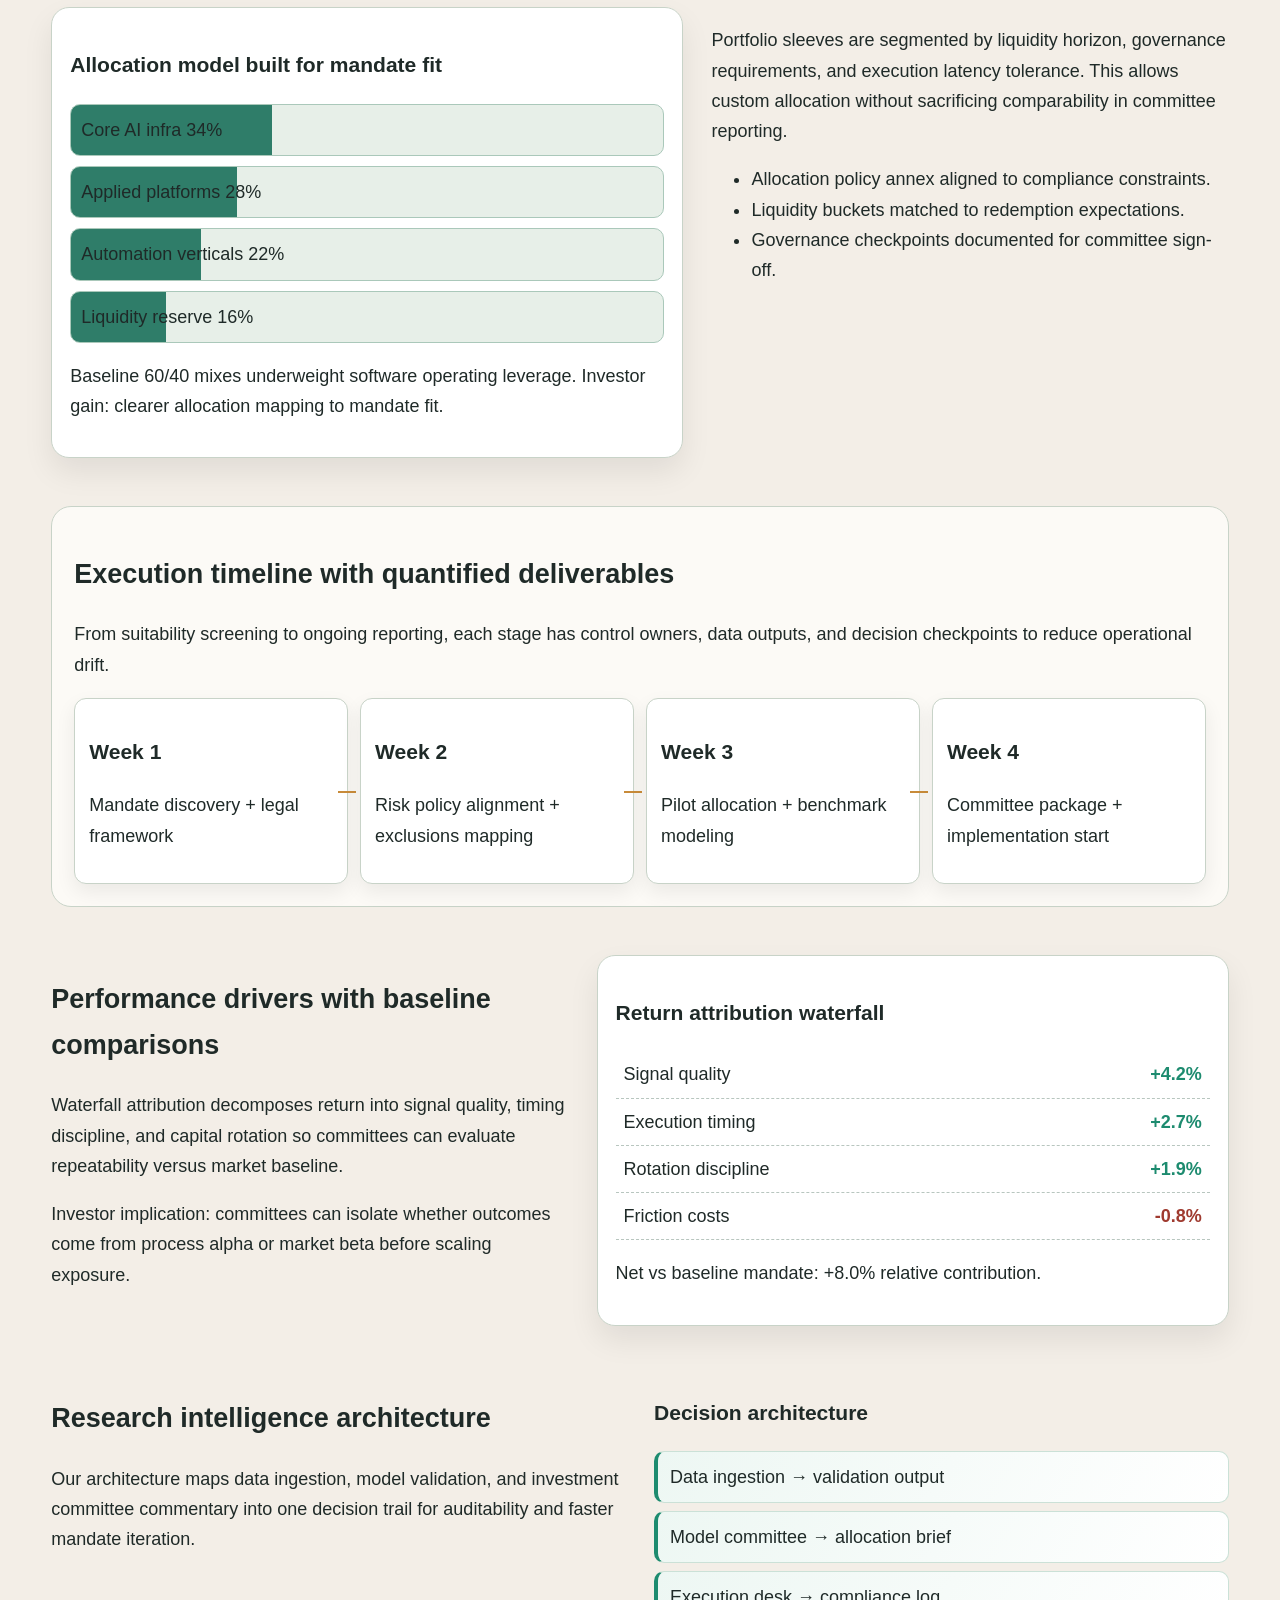
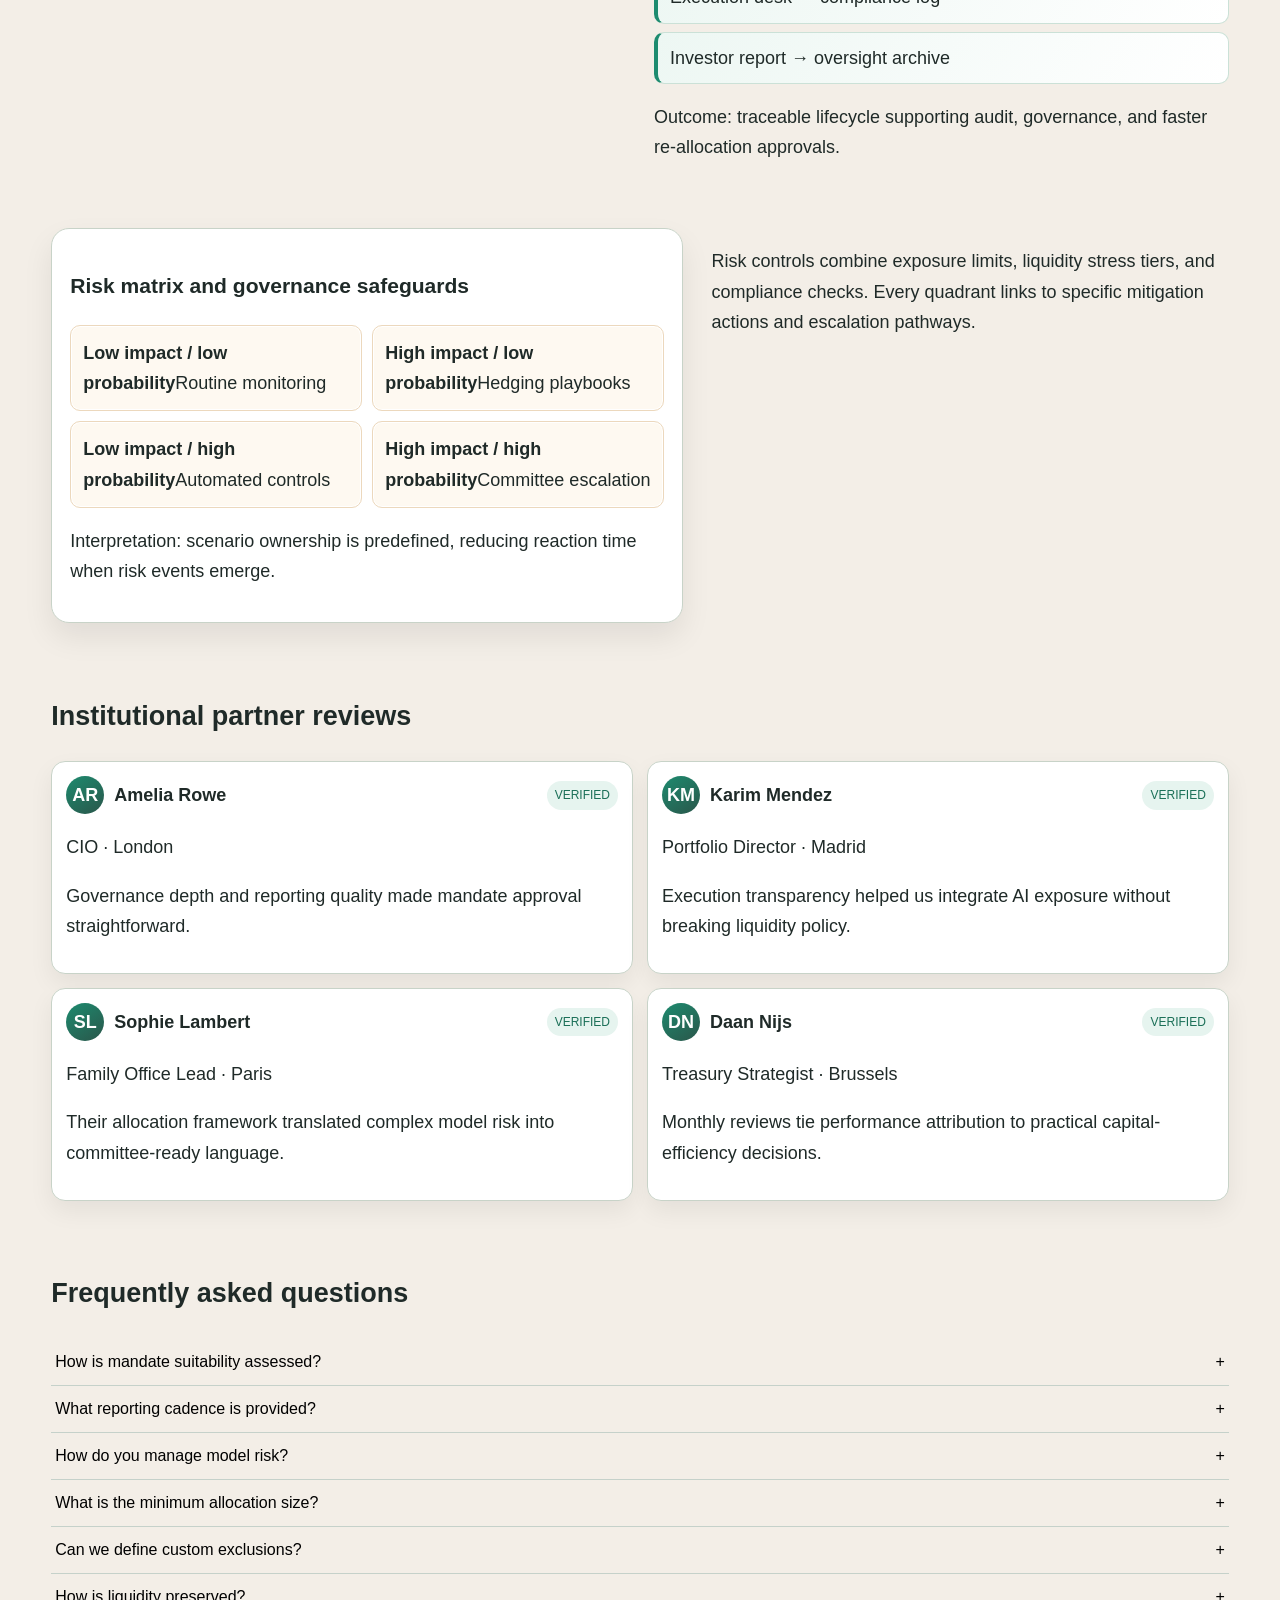
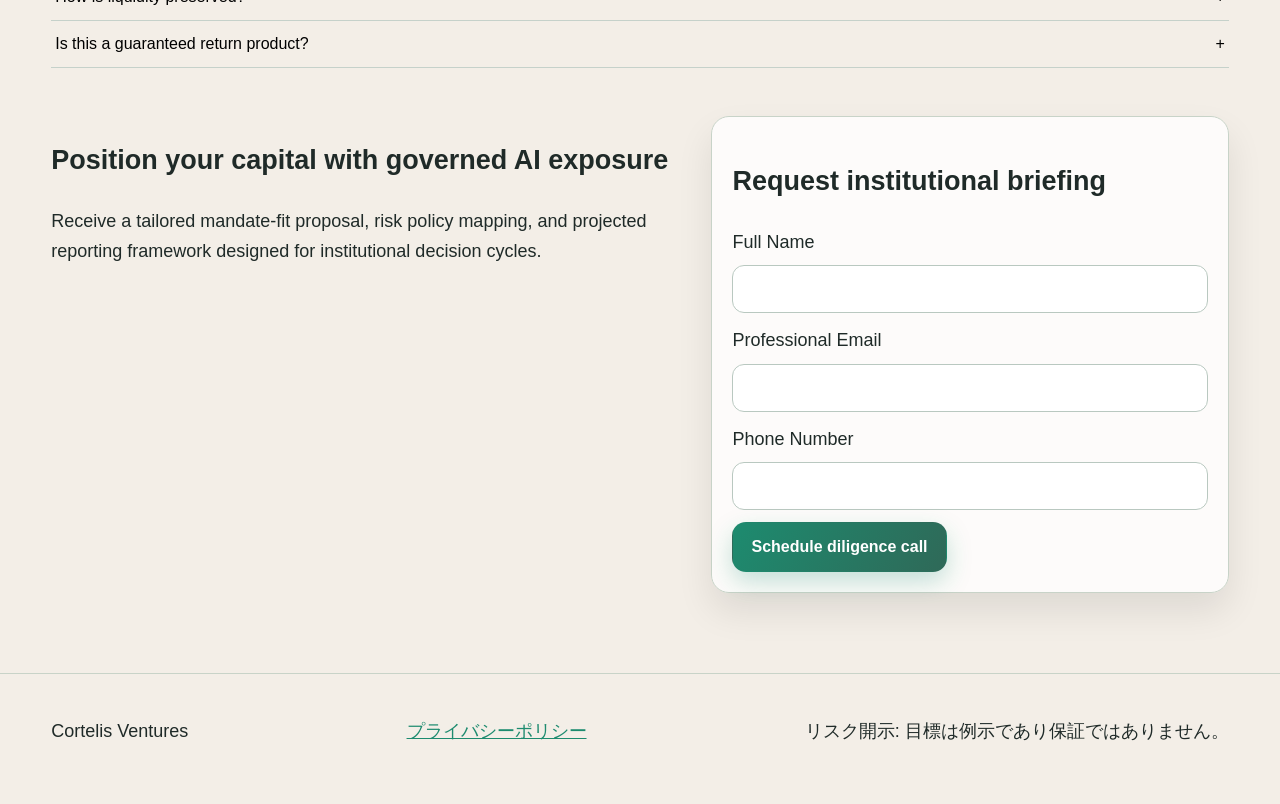
<file: jp/index.html>
<!doctype html>
<html lang="ja-JP">
<head>
<meta charset="UTF-8" />
<meta name="viewport" content="width=device-width, initial-scale=1.0" />
<title>Cortelis Ventures | 機関投資家向けAI投資プラットフォーム</title>
<meta name="description" content="コルテリス・ベンチャーズの機関投資家向けAI投資。ガバナンス、リスク管理、コンバージョン導線を統合。" />
<link rel="canonical" href="https://cortelisventures.com/jp/index.html" />
<link rel="alternate" hreflang="en" href="https://cortelisventures.com/index.html" />
<link rel="alternate" hreflang="de" href="https://cortelisventures.com/de/index.html" />
<link rel="alternate" hreflang="fr" href="https://cortelisventures.com/fr/index.html" />
<link rel="alternate" hreflang="es" href="https://cortelisventures.com/es/index.html" />
<link rel="alternate" hreflang="it" href="https://cortelisventures.com/it/index.html" />
<link rel="alternate" hreflang="tr" href="https://cortelisventures.com/tr/index.html" />
<link rel="alternate" hreflang="pt" href="https://cortelisventures.com/pt/index.html" />
<link rel="alternate" hreflang="ja" href="https://cortelisventures.com/jp/index.html" />
<link rel="alternate" hreflang="sk" href="https://cortelisventures.com/sk/index.html" />
<link rel="alternate" hreflang="nl-BE" href="https://cortelisventures.com/be/index.html" />
<meta property="og:title" content="Cortelis Ventures | 機関投資家向けAI投資プラットフォーム" /><meta property="og:description" content="コルテリス・ベンチャーズの機関投資家向けAI投資。ガバナンス、リスク管理、コンバージョン導線を統合。" /><meta property="og:type" content="website" /><meta property="og:url" content="https://cortelisventures.com/jp/index.html" />
<meta name="twitter:card" content="summary_large_image" /><meta name="twitter:title" content="Cortelis Ventures | 機関投資家向けAI投資プラットフォーム" /><meta name="twitter:description" content="コルテリス・ベンチャーズの機関投資家向けAI投資。ガバナンス、リスク管理、コンバージョン導線を統合。" />
<link rel="stylesheet" href="../assets/style.css" />
<script type="application/ld+json">{"@context":"https://schema.org","@graph":[{"@type":"Organization","name":"Cortelis Ventures","url":"https://cortelisventures.com/jp/index.html"},{"@type":"WebSite","name":"Cortelis Ventures","url":"https://cortelisventures.com/jp/index.html"},{"@type":"FAQPage","mainEntity":[{"@type":"Question","name":"How is mandate suitability assessed?","acceptedAnswer":{"@type":"Answer","text":"We map your liquidity profile, governance constraints, and return objectives to a structured suitability matrix before any allocation proposal."}},{"@type":"Question","name":"What reporting cadence is provided?","acceptedAnswer":{"@type":"Answer","text":"You receive monthly performance packs, quarterly governance summaries, and ad-hoc risk alerts tied to predefined escalation thresholds."}},{"@type":"Question","name":"How do you manage model risk?","acceptedAnswer":{"@type":"Answer","text":"Model risk is monitored through validation cycles, drift diagnostics, and committee-approved override policies with full audit trails."}},{"@type":"Question","name":"What is the minimum allocation size?","acceptedAnswer":{"@type":"Answer","text":"Minimum ticket sizes depend on structure and jurisdiction, typically aligned with institutional onboarding and compliance requirements."}},{"@type":"Question","name":"Can we define custom exclusions?","acceptedAnswer":{"@type":"Answer","text":"Yes. Mandates support compliance screens, sector exclusions, and concentration caps documented in policy annexes."}},{"@type":"Question","name":"How is liquidity preserved?","acceptedAnswer":{"@type":"Answer","text":"Allocation sleeves include liquidity tiers and rebalance windows so withdrawals can be planned without forced execution."}},{"@type":"Question","name":"Is this a guaranteed return product?","acceptedAnswer":{"@type":"Answer","text":"No. Target corridors are illustrative policy references under oversight and never a promise of realized performance."}}]},{"@type":"Review","itemReviewed":{"@type":"Organization","name":"Cortelis Ventures"},"author":{"@type":"Person","name":"Amelia Rowe"},"reviewBody":"Governance depth and reporting quality made mandate approval straightforward."}]}</script>
<script defer src="../assets/app.js"></script>
</head>
<body>
<div class="bg-mesh"></div><div class="glow glow-a"></div><div class="glow glow-b"></div>
<header class="site-header"><div class="brand">Cortelis Ventures</div><nav class="main-nav"><a href="#market">市場仮説</a><a href="#model">配分モデル</a><a href="#process">実行プロセス</a><a href="#risk">リスクガバナンス</a><a href="#faq">FAQ</a></nav><div class="header-actions"><div class="lang-dropdown"><button class="btn lang-btn" aria-expanded="false">日本語</button><div class="lang-menu"><a href="../index.html" class="lang-item"><svg class="flag flag-uk" viewBox="0 0 36 24" aria-hidden="true"><rect width="36" height="24"/></svg><span>English</span></a><a href="../de/index.html" class="lang-item"><svg class="flag flag-de" viewBox="0 0 36 24" aria-hidden="true"><rect width="36" height="24"/></svg><span>Deutsch</span></a><a href="../fr/index.html" class="lang-item"><svg class="flag flag-fr" viewBox="0 0 36 24" aria-hidden="true"><rect width="36" height="24"/></svg><span>Français</span></a><a href="../es/index.html" class="lang-item"><svg class="flag flag-es" viewBox="0 0 36 24" aria-hidden="true"><rect width="36" height="24"/></svg><span>Español</span></a><a href="../it/index.html" class="lang-item"><svg class="flag flag-it" viewBox="0 0 36 24" aria-hidden="true"><rect width="36" height="24"/></svg><span>Italiano</span></a><a href="../tr/index.html" class="lang-item"><svg class="flag flag-tr" viewBox="0 0 36 24" aria-hidden="true"><rect width="36" height="24"/></svg><span>Türkçe</span></a><a href="../pt/index.html" class="lang-item"><svg class="flag flag-pt" viewBox="0 0 36 24" aria-hidden="true"><rect width="36" height="24"/></svg><span>Português</span></a><a href="../jp/index.html" class="lang-item"><svg class="flag flag-jp" viewBox="0 0 36 24" aria-hidden="true"><rect width="36" height="24"/></svg><span>日本語</span></a><a href="../sk/index.html" class="lang-item"><svg class="flag flag-sk" viewBox="0 0 36 24" aria-hidden="true"><rect width="36" height="24"/></svg><span>Slovenčina</span></a><a href="../be/index.html" class="lang-item"><svg class="flag flag-be" viewBox="0 0 36 24" aria-hidden="true"><rect width="36" height="24"/></svg><span>Belgium</span></a></div></div><a class="btn cta-btn" href="#lead-final">マンデートレビューを予約</a><button class="burger" aria-label="Menu"><span></span><span></span><span></span></button></div></header>
<aside class="mobile-drawer" aria-hidden="true"><button class="drawer-close" aria-label="Close">×</button><nav class="drawer-nav"><a href="#market">市場仮説</a><a href="#model">配分モデル</a><a href="#process">実行プロセス</a><a href="#risk">リスクガバナンス</a><a href="#faq">FAQ</a></nav><div class="drawer-language"><a href="../index.html">English</a><a href="../de/index.html">Deutsch</a><a href="../fr/index.html">Français</a><a href="../es/index.html">Español</a><a href="../it/index.html">Italiano</a><a href="../tr/index.html">Türkçe</a><a href="../pt/index.html">Português</a><a href="../jp/index.html">日本語</a><a href="../sk/index.html">Slovenčina</a><a href="../be/index.html">Belgium</a></div><a class="btn cta-btn" href="#lead-final">マンデートレビューを予約</a></aside><div class="drawer-backdrop"></div>
<main>
<section class="hero"><div><p class="kicker">機関投資家向けAI投資</p><h1>機関資本配分のためのAI投資プラットフォーム</h1><p>Cortelis Ventures structures AI investments for pension funds, family offices, and treasury teams seeking risk-adjusted return with governance clarity. Our operating model aligns mandate fit, liquidity design, and compliance reporting from day one. Cortelis Ventures structures AI investments for pension funds, family offices, and treasury teams seeking risk-adjusted return with governance clarity. Our operating model aligns mandate fit, liquidity design, and compliance reporting from day one.</p><p>目標コリドーは、投資委員会の監督、執行管理、月次報告規律の下で運用されます。</p><div class="corridor"><h3>目標コリドー</h3><div class="corridor-grid"><div><strong>8%–15%</strong><span>月次目標コリドー</span></div><div><strong>80%–200%</strong><span>年率換算の目標コリドー参照</span></div></div><small>監督下の例示的な目標コリドーです。保証ではありません。</small></div></div>
<form class="lead-form" id="lead-hero"><h2>Request institutional briefing</h2><label>Full Name<input type="text" required /></label><label>Professional Email<input type="email" required /></label><label>Phone Number<input type="tel" required /></label><button class="btn cta-btn" type="submit">Schedule diligence call</button></form></section>
<section class="kpi-strip reveal"><h2>Capital efficiency snapshot</h2><p>A strategy-first KPI hierarchy, not dashboard noise. The panel links deployment quality, liquidity, and reporting cadence to investor outcomes.</p><div class="kpi-hierarchy"><div><span>Primary</span><strong>91%</strong><small>Governed execution quality</small></div><div><span>Secondary</span><strong>2.4x</strong><small>Capital efficiency vs baseline</small></div><div><span>Secondary</span><strong>14d</strong><small>Reporting decision latency</small></div></div></section>
<section id="market" class="split reveal alt"><div><h2>Why the AI market matters for institutional portfolios</h2><p>AI infrastructure, applied models, and vertical automation are compressing decision cycles across sectors. Institutional allocators gain from disciplined entry into durable revenue layers rather than speculative narratives.</p><p>Allocation implication: exposure to validated AI cash-flow layers can improve mandate-level capital efficiency while preserving compliance optics and reporting consistency.</p></div><div class="visual radial-wrap"><h3>Risk-adjusted return context</h3><div class="radials"><div class="ring" style="--val:78"><span>78%</span><small>Signal resilience</small></div><div class="ring" style="--val:64"><span>64%</span><small>Liquidity score</small></div></div><p>Baseline peer basket: 49% resilience average. Interpretation: governance-led selection materially lifts downside discipline.</p></div></section>
<section id="model" class="split reveal"><div class="visual stack-bars"><h3>Allocation model built for mandate fit</h3><div class="stack"><span style="--w:34">Core AI infra 34%</span><span style="--w:28">Applied platforms 28%</span><span style="--w:22">Automation verticals 22%</span><span style="--w:16">Liquidity reserve 16%</span></div><p>Baseline 60/40 mixes underweight software operating leverage. Investor gain: clearer allocation mapping to mandate fit.</p></div><div><p>Portfolio sleeves are segmented by liquidity horizon, governance requirements, and execution latency tolerance. This allows custom allocation without sacrificing comparability in committee reporting.</p><ul><li>Allocation policy annex aligned to compliance constraints.</li><li>Liquidity buckets matched to redemption expectations.</li><li>Governance checkpoints documented for committee sign-off.</li></ul></div></section>
<section id="process" class="timeline reveal"><h2>Execution timeline with quantified deliverables</h2><p>From suitability screening to ongoing reporting, each stage has control owners, data outputs, and decision checkpoints to reduce operational drift.</p><div class="timeline-grid"><article><h3>Week 1</h3><p>Mandate discovery + legal framework</p></article><article><h3>Week 2</h3><p>Risk policy alignment + exclusions mapping</p></article><article><h3>Week 3</h3><p>Pilot allocation + benchmark modeling</p></article><article><h3>Week 4</h3><p>Committee package + implementation start</p></article></div></section>
<section class="split reveal alt"><div><h2>Performance drivers with baseline comparisons</h2><p>Waterfall attribution decomposes return into signal quality, timing discipline, and capital rotation so committees can evaluate repeatability versus market baseline.</p><p>Investor implication: committees can isolate whether outcomes come from process alpha or market beta before scaling exposure.</p></div><div class="visual waterfall"><h3>Return attribution waterfall</h3><div class="wf-row"><span>Signal quality</span><b>+4.2%</b></div><div class="wf-row"><span>Execution timing</span><b>+2.7%</b></div><div class="wf-row"><span>Rotation discipline</span><b>+1.9%</b></div><div class="wf-row neg"><span>Friction costs</span><b>-0.8%</b></div><p>Net vs baseline mandate: +8.0% relative contribution.</p></div></section>
<section class="grid-two reveal"><article><h2>Research intelligence architecture</h2><p>Our architecture maps data ingestion, model validation, and investment committee commentary into one decision trail for auditability and faster mandate iteration.</p></article><article class="architecture"><h3>Decision architecture</h3><div class="node">Data ingestion → validation output</div><div class="node">Model committee → allocation brief</div><div class="node">Execution desk → compliance log</div><div class="node">Investor report → oversight archive</div><p>Outcome: traceable lifecycle supporting audit, governance, and faster re-allocation approvals.</p></article></section>
<section id="risk" class="split reveal"><div class="visual risk-matrix"><h3>Risk matrix and governance safeguards</h3><div class="matrix"><div><strong>Low impact / low probability</strong><span>Routine monitoring</span></div><div><strong>High impact / low probability</strong><span>Hedging playbooks</span></div><div><strong>Low impact / high probability</strong><span>Automated controls</span></div><div><strong>High impact / high probability</strong><span>Committee escalation</span></div></div><p>Interpretation: scenario ownership is predefined, reducing reaction time when risk events emerge.</p></div><div><p>Risk controls combine exposure limits, liquidity stress tiers, and compliance checks. Every quadrant links to specific mitigation actions and escalation pathways.</p></div></section>
<section class="reviews reveal"><h2>Institutional partner reviews</h2><div class="review-grid"><article class="review-card"><div class="review-head"><div class="avatar">AR</div><div class="person">Amelia Rowe</div><span class="verified">VERIFIED</span></div><p class="review-role">CIO · London</p><p>Governance depth and reporting quality made mandate approval straightforward.</p></article><article class="review-card"><div class="review-head"><div class="avatar">KM</div><div class="person">Karim Mendez</div><span class="verified">VERIFIED</span></div><p class="review-role">Portfolio Director · Madrid</p><p>Execution transparency helped us integrate AI exposure without breaking liquidity policy.</p></article><article class="review-card"><div class="review-head"><div class="avatar">SL</div><div class="person">Sophie Lambert</div><span class="verified">VERIFIED</span></div><p class="review-role">Family Office Lead · Paris</p><p>Their allocation framework translated complex model risk into committee-ready language.</p></article><article class="review-card"><div class="review-head"><div class="avatar">DN</div><div class="person">Daan Nijs</div><span class="verified">VERIFIED</span></div><p class="review-role">Treasury Strategist · Brussels</p><p>Monthly reviews tie performance attribution to practical capital-efficiency decisions.</p></article></div></section>
<section id="faq" class="faq reveal"><h2>Frequently asked questions</h2><div class="faq-item"><button class="faq-q" aria-expanded="false"><span>How is mandate suitability assessed?</span><span>+</span></button><div class="faq-a"><p>We map your liquidity profile, governance constraints, and return objectives to a structured suitability matrix before any allocation proposal.</p></div></div><div class="faq-item"><button class="faq-q" aria-expanded="false"><span>What reporting cadence is provided?</span><span>+</span></button><div class="faq-a"><p>You receive monthly performance packs, quarterly governance summaries, and ad-hoc risk alerts tied to predefined escalation thresholds.</p></div></div><div class="faq-item"><button class="faq-q" aria-expanded="false"><span>How do you manage model risk?</span><span>+</span></button><div class="faq-a"><p>Model risk is monitored through validation cycles, drift diagnostics, and committee-approved override policies with full audit trails.</p></div></div><div class="faq-item"><button class="faq-q" aria-expanded="false"><span>What is the minimum allocation size?</span><span>+</span></button><div class="faq-a"><p>Minimum ticket sizes depend on structure and jurisdiction, typically aligned with institutional onboarding and compliance requirements.</p></div></div><div class="faq-item"><button class="faq-q" aria-expanded="false"><span>Can we define custom exclusions?</span><span>+</span></button><div class="faq-a"><p>Yes. Mandates support compliance screens, sector exclusions, and concentration caps documented in policy annexes.</p></div></div><div class="faq-item"><button class="faq-q" aria-expanded="false"><span>How is liquidity preserved?</span><span>+</span></button><div class="faq-a"><p>Allocation sleeves include liquidity tiers and rebalance windows so withdrawals can be planned without forced execution.</p></div></div><div class="faq-item"><button class="faq-q" aria-expanded="false"><span>Is this a guaranteed return product?</span><span>+</span></button><div class="faq-a"><p>No. Target corridors are illustrative policy references under oversight and never a promise of realized performance.</p></div></div></section>
<section id="lead-final" class="final-cta reveal"><div><h2>Position your capital with governed AI exposure</h2><p>Receive a tailored mandate-fit proposal, risk policy mapping, and projected reporting framework designed for institutional decision cycles.</p></div><form class="lead-form"><h2>Request institutional briefing</h2><label>Full Name<input type="text" required /></label><label>Professional Email<input type="email" required /></label><label>Phone Number<input type="tel" required /></label><button class="btn cta-btn" type="submit">Schedule diligence call</button></form></section>
</main>
<footer><p>Cortelis Ventures</p><button class="privacy-link">プライバシーポリシー</button><p>リスク開示: 目標は例示であり保証ではありません。</p></footer>
<div class="modal" aria-hidden="true"><div class="modal-panel" role="dialog" aria-modal="true" aria-label="プライバシーポリシー"><button class="modal-x" aria-label="Close">×</button><h2>プライバシーポリシー</h2><div class="modal-scroll"><h3>Introduction</h3><p>We process investor information to evaluate mandate fit and provide reporting obligations under applicable regulation.</p><h3>Data collection</h3><p>Contact details, professional identifiers, onboarding documentation, and communication records are collected.</p><h3>Legal basis</h3><p>Processing is based on legitimate interest, contractual preparation, and legal compliance obligations.</p><h3>Cookies</h3><p>Essential cookies maintain session consistency and analytics cookies measure engagement quality.</p><h3>Retention</h3><p>Records are retained only for required regulatory and operational periods.</p><h3>Third-party sharing</h3><p>Data may be shared with regulated custodians, compliance providers, and legal advisors under confidentiality.</p><h3>Security</h3><p>Encryption, access controls, and monitoring protect confidentiality and integrity.</p><h3>User rights</h3><p>You may request access, correction, deletion, restriction, or portability where applicable.</p><h3>International transfers</h3><p>Cross-border transfers use lawful safeguards and contractual controls.</p><h3>Industry risk disclosure</h3><p>AI investments involve volatility, liquidity variation, and execution risk; objectives are illustrative only.</p><h3>Contact</h3><p>privacy@cortelisventures.com</p></div><div class="modal-foot"><button class="btn modal-close">閉じる</button></div></div></div>
</body></html>
</file>
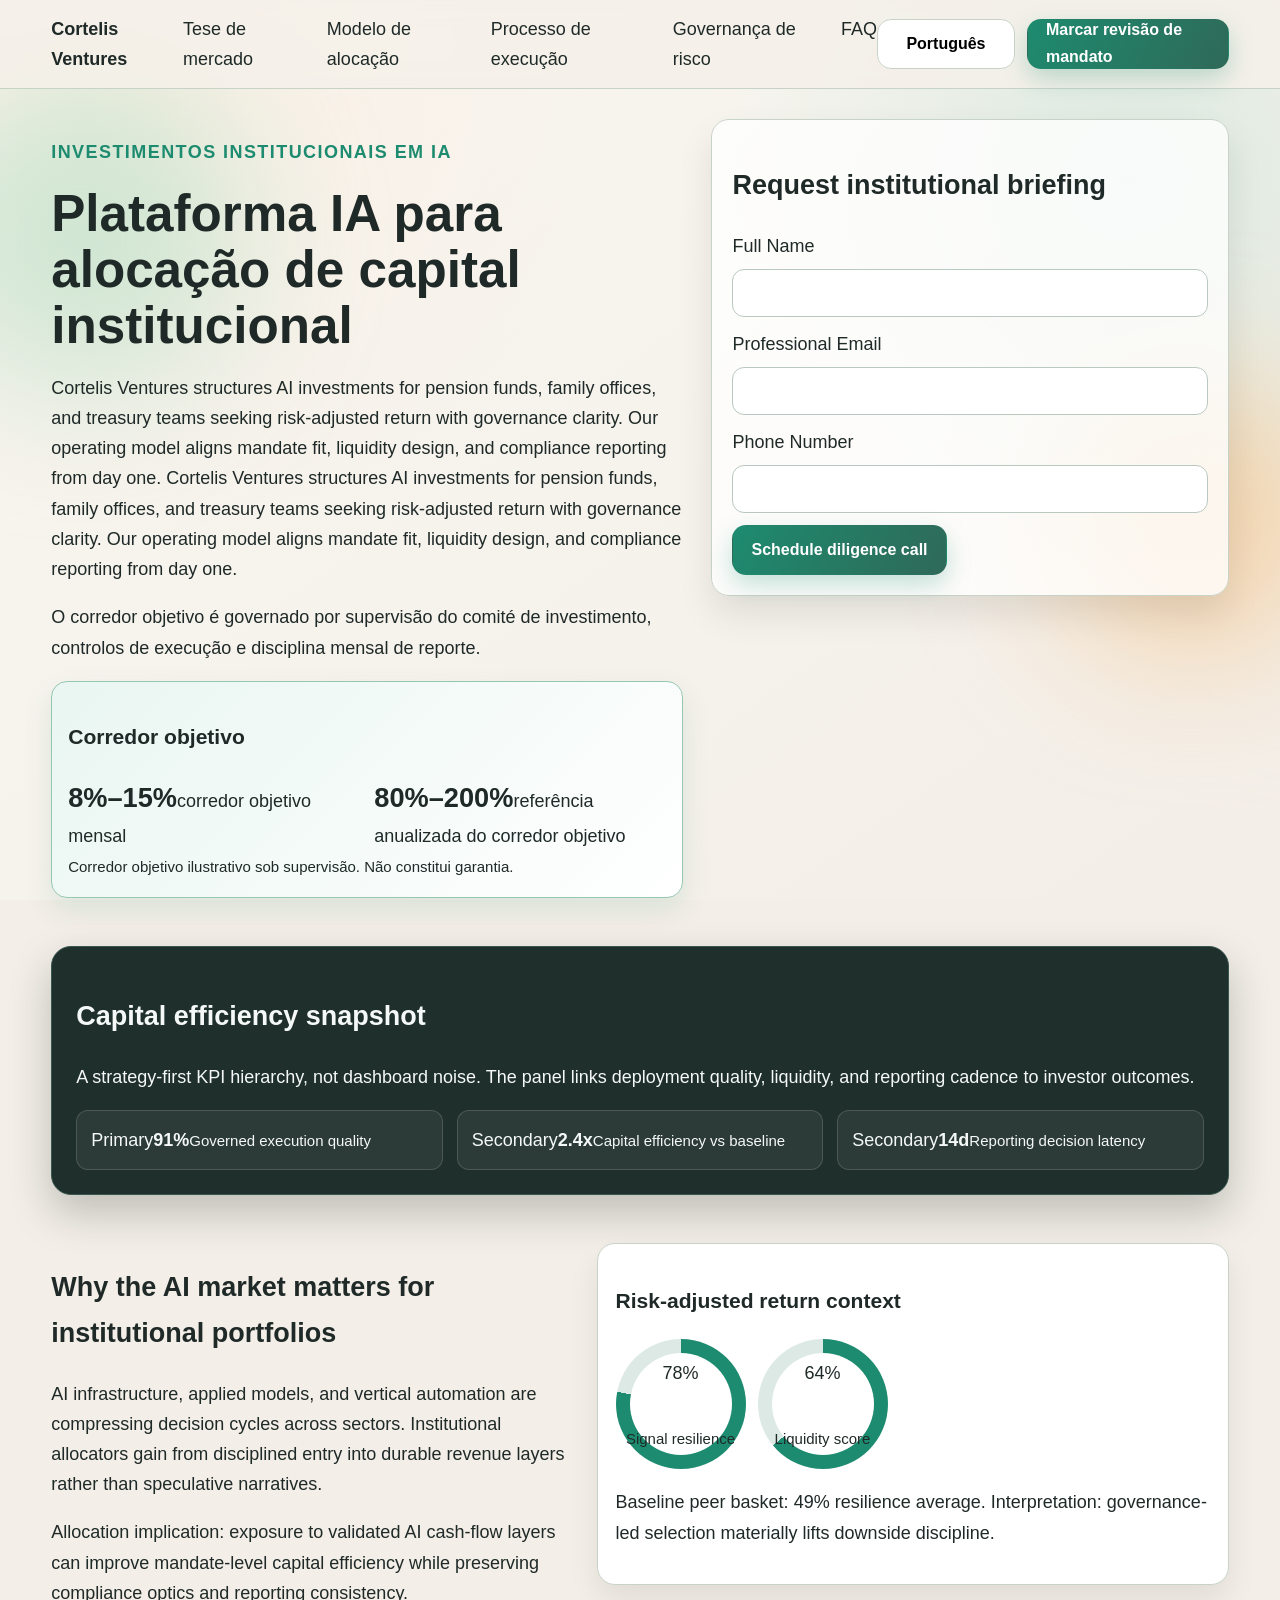
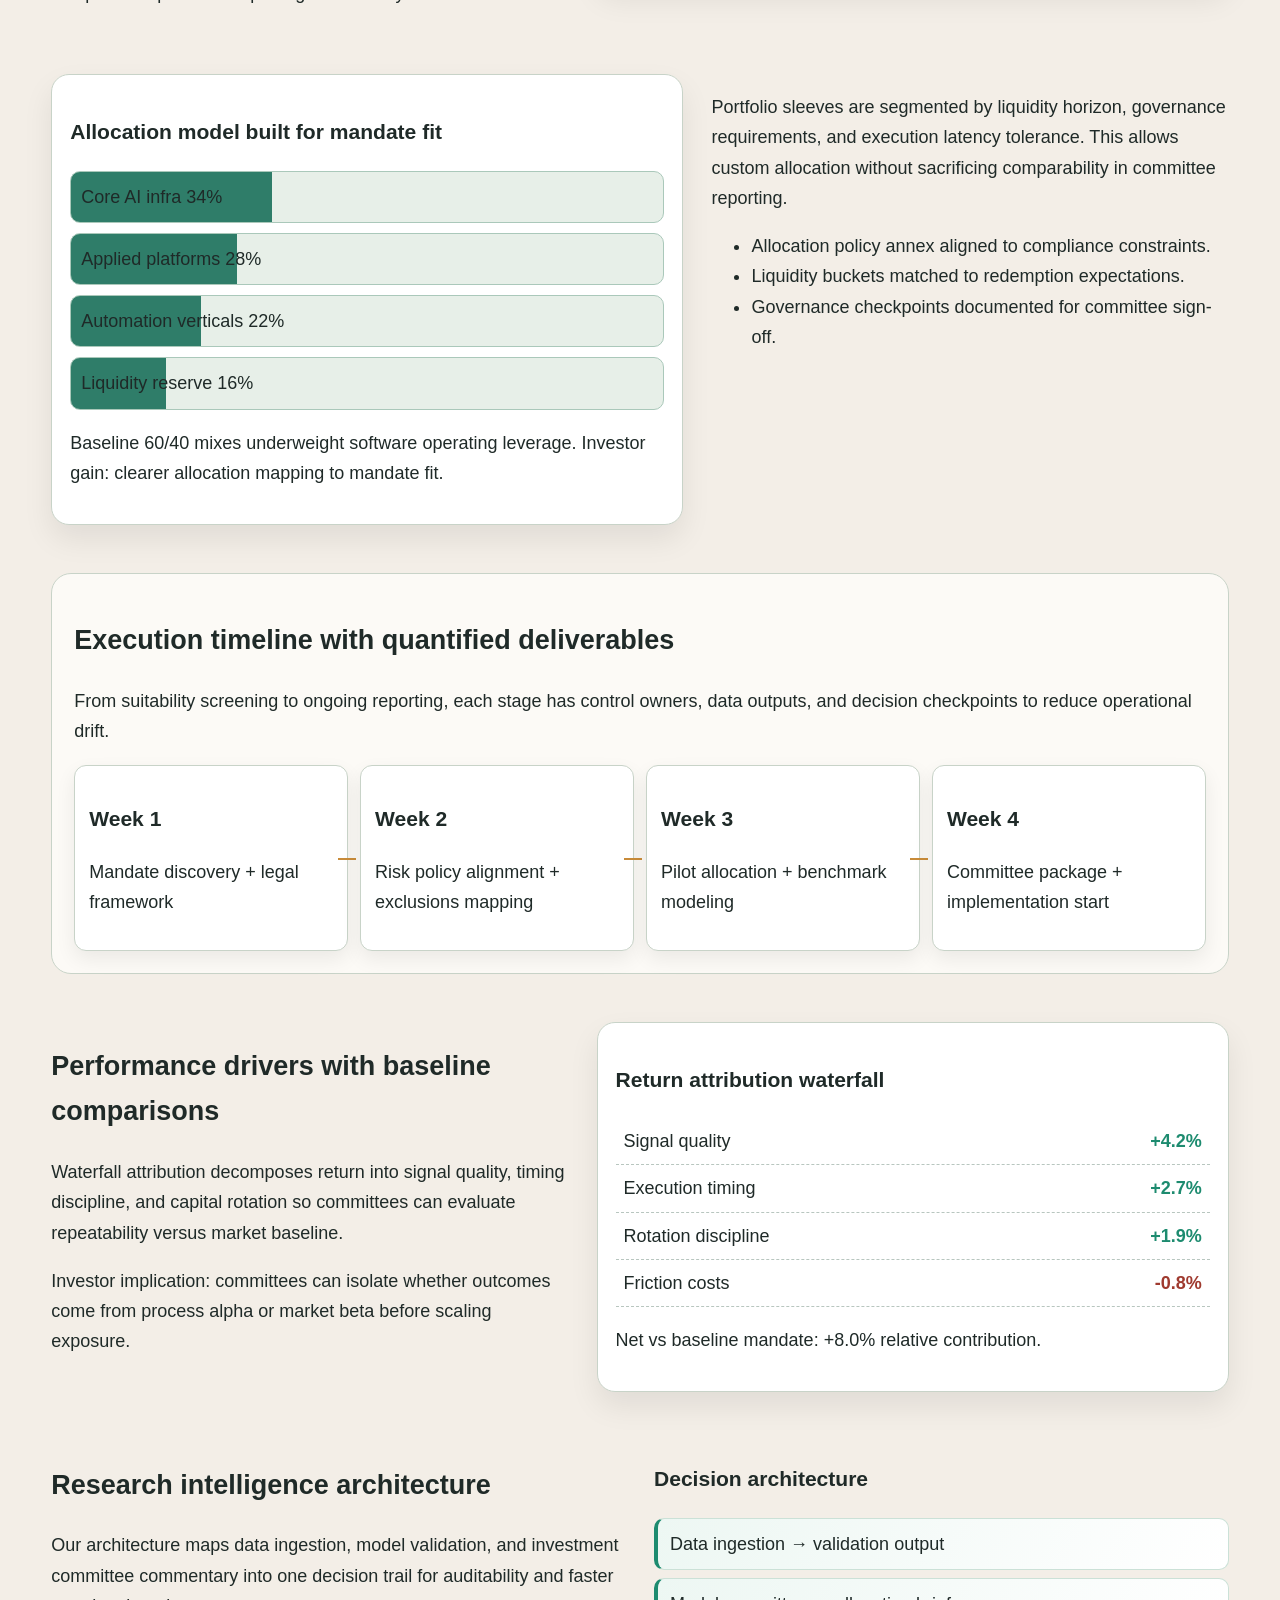
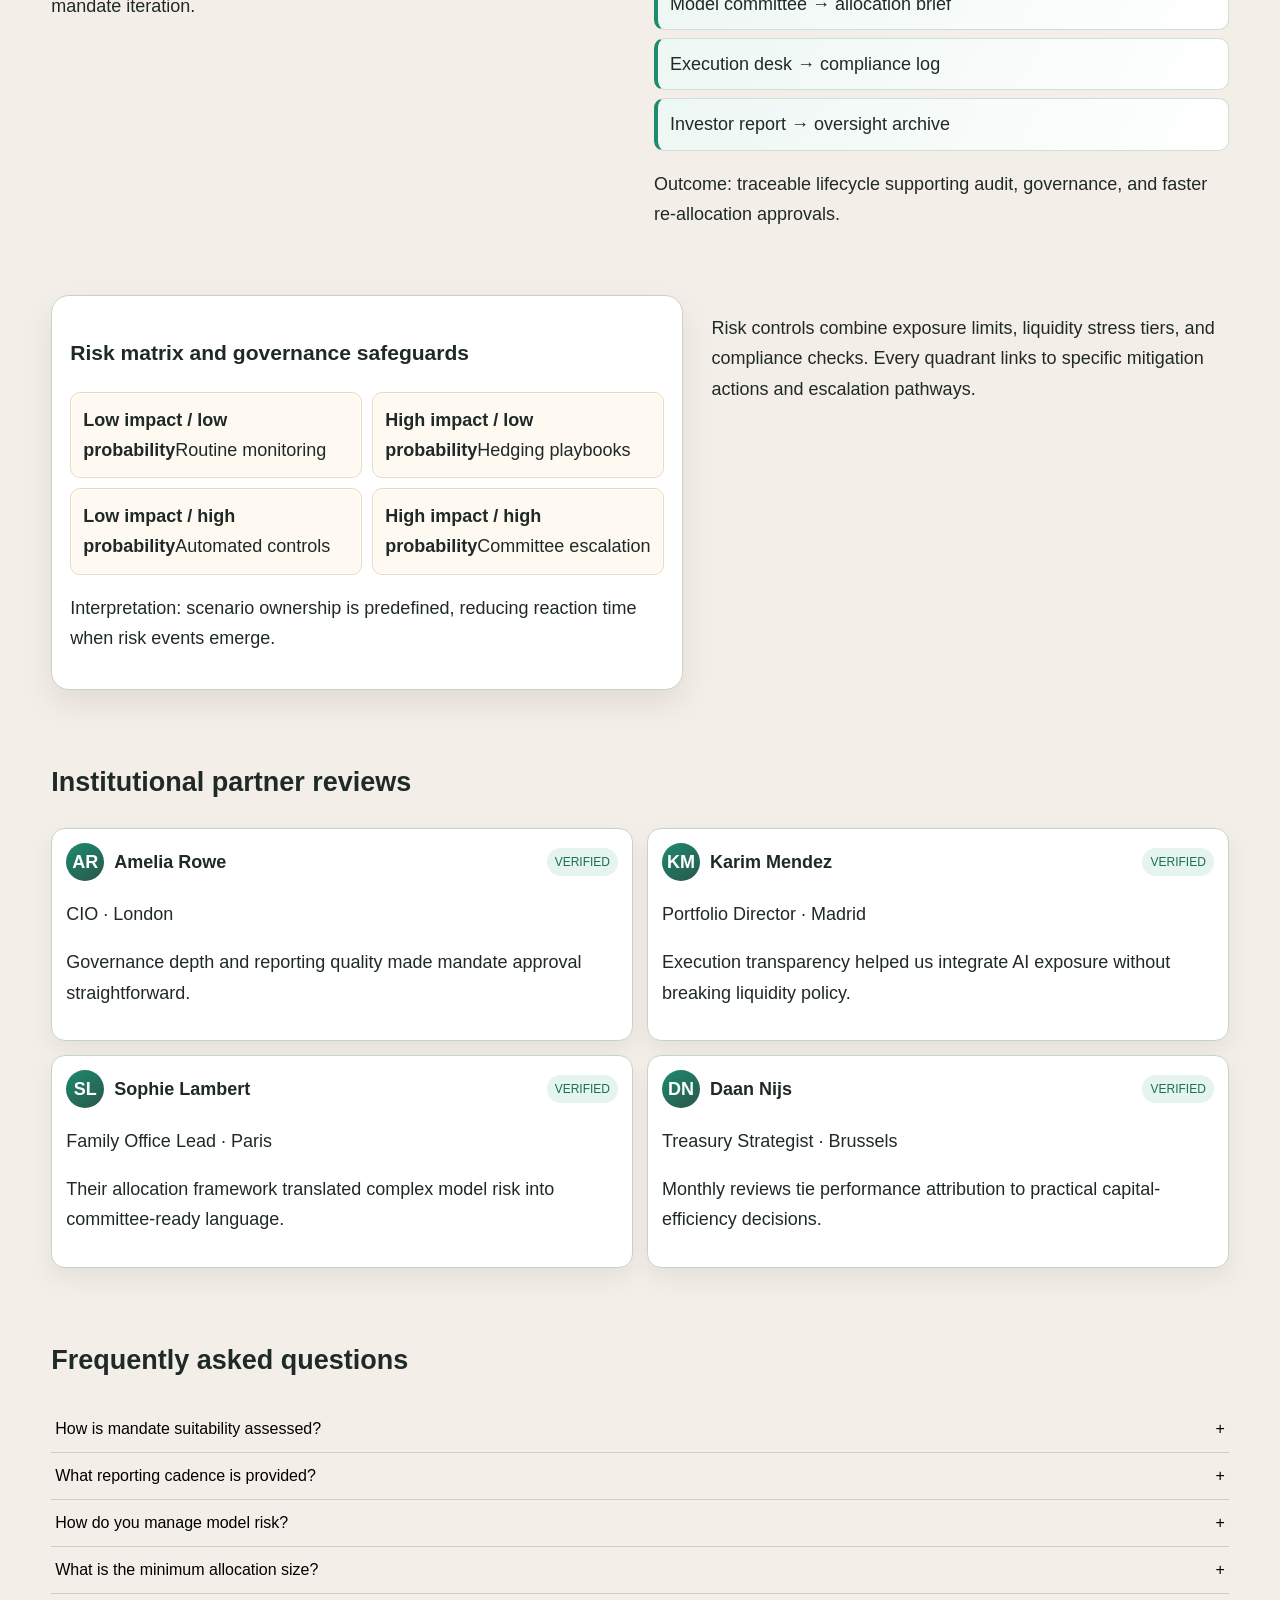
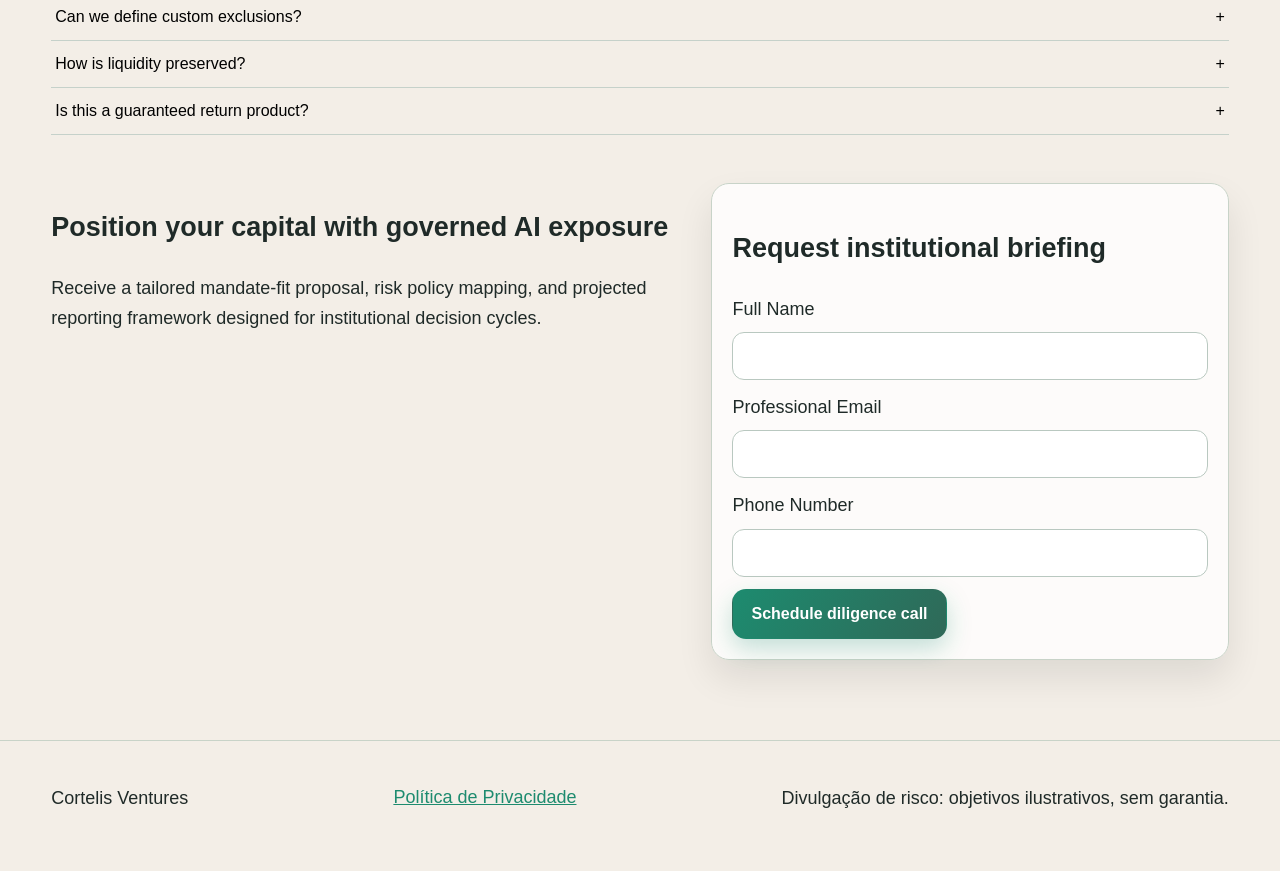
<file: pt/index.html>
<!doctype html>
<html lang="pt-PT">
<head>
<meta charset="UTF-8" />
<meta name="viewport" content="width=device-width, initial-scale=1.0" />
<title>Cortelis Ventures | Plataforma de investimento em IA para capital institucional</title>
<meta name="description" content="Plataforma institucional de investimento em IA com governança, controlo de risco e captação qualificada." />
<link rel="canonical" href="https://cortelisventures.com/pt/index.html" />
<link rel="alternate" hreflang="en" href="https://cortelisventures.com/index.html" />
<link rel="alternate" hreflang="de" href="https://cortelisventures.com/de/index.html" />
<link rel="alternate" hreflang="fr" href="https://cortelisventures.com/fr/index.html" />
<link rel="alternate" hreflang="es" href="https://cortelisventures.com/es/index.html" />
<link rel="alternate" hreflang="it" href="https://cortelisventures.com/it/index.html" />
<link rel="alternate" hreflang="tr" href="https://cortelisventures.com/tr/index.html" />
<link rel="alternate" hreflang="pt" href="https://cortelisventures.com/pt/index.html" />
<link rel="alternate" hreflang="ja" href="https://cortelisventures.com/jp/index.html" />
<link rel="alternate" hreflang="sk" href="https://cortelisventures.com/sk/index.html" />
<link rel="alternate" hreflang="nl-BE" href="https://cortelisventures.com/be/index.html" />
<meta property="og:title" content="Cortelis Ventures | Plataforma de investimento em IA para capital institucional" /><meta property="og:description" content="Plataforma institucional de investimento em IA com governança, controlo de risco e captação qualificada." /><meta property="og:type" content="website" /><meta property="og:url" content="https://cortelisventures.com/pt/index.html" />
<meta name="twitter:card" content="summary_large_image" /><meta name="twitter:title" content="Cortelis Ventures | Plataforma de investimento em IA para capital institucional" /><meta name="twitter:description" content="Plataforma institucional de investimento em IA com governança, controlo de risco e captação qualificada." />
<link rel="stylesheet" href="../assets/style.css" />
<script type="application/ld+json">{"@context":"https://schema.org","@graph":[{"@type":"Organization","name":"Cortelis Ventures","url":"https://cortelisventures.com/pt/index.html"},{"@type":"WebSite","name":"Cortelis Ventures","url":"https://cortelisventures.com/pt/index.html"},{"@type":"FAQPage","mainEntity":[{"@type":"Question","name":"How is mandate suitability assessed?","acceptedAnswer":{"@type":"Answer","text":"We map your liquidity profile, governance constraints, and return objectives to a structured suitability matrix before any allocation proposal."}},{"@type":"Question","name":"What reporting cadence is provided?","acceptedAnswer":{"@type":"Answer","text":"You receive monthly performance packs, quarterly governance summaries, and ad-hoc risk alerts tied to predefined escalation thresholds."}},{"@type":"Question","name":"How do you manage model risk?","acceptedAnswer":{"@type":"Answer","text":"Model risk is monitored through validation cycles, drift diagnostics, and committee-approved override policies with full audit trails."}},{"@type":"Question","name":"What is the minimum allocation size?","acceptedAnswer":{"@type":"Answer","text":"Minimum ticket sizes depend on structure and jurisdiction, typically aligned with institutional onboarding and compliance requirements."}},{"@type":"Question","name":"Can we define custom exclusions?","acceptedAnswer":{"@type":"Answer","text":"Yes. Mandates support compliance screens, sector exclusions, and concentration caps documented in policy annexes."}},{"@type":"Question","name":"How is liquidity preserved?","acceptedAnswer":{"@type":"Answer","text":"Allocation sleeves include liquidity tiers and rebalance windows so withdrawals can be planned without forced execution."}},{"@type":"Question","name":"Is this a guaranteed return product?","acceptedAnswer":{"@type":"Answer","text":"No. Target corridors are illustrative policy references under oversight and never a promise of realized performance."}}]},{"@type":"Review","itemReviewed":{"@type":"Organization","name":"Cortelis Ventures"},"author":{"@type":"Person","name":"Amelia Rowe"},"reviewBody":"Governance depth and reporting quality made mandate approval straightforward."}]}</script>
<script defer src="../assets/app.js"></script>
</head>
<body>
<div class="bg-mesh"></div><div class="glow glow-a"></div><div class="glow glow-b"></div>
<header class="site-header"><div class="brand">Cortelis Ventures</div><nav class="main-nav"><a href="#market">Tese de mercado</a><a href="#model">Modelo de alocação</a><a href="#process">Processo de execução</a><a href="#risk">Governança de risco</a><a href="#faq">FAQ</a></nav><div class="header-actions"><div class="lang-dropdown"><button class="btn lang-btn" aria-expanded="false">Português</button><div class="lang-menu"><a href="../index.html" class="lang-item"><svg class="flag flag-uk" viewBox="0 0 36 24" aria-hidden="true"><rect width="36" height="24"/></svg><span>English</span></a><a href="../de/index.html" class="lang-item"><svg class="flag flag-de" viewBox="0 0 36 24" aria-hidden="true"><rect width="36" height="24"/></svg><span>Deutsch</span></a><a href="../fr/index.html" class="lang-item"><svg class="flag flag-fr" viewBox="0 0 36 24" aria-hidden="true"><rect width="36" height="24"/></svg><span>Français</span></a><a href="../es/index.html" class="lang-item"><svg class="flag flag-es" viewBox="0 0 36 24" aria-hidden="true"><rect width="36" height="24"/></svg><span>Español</span></a><a href="../it/index.html" class="lang-item"><svg class="flag flag-it" viewBox="0 0 36 24" aria-hidden="true"><rect width="36" height="24"/></svg><span>Italiano</span></a><a href="../tr/index.html" class="lang-item"><svg class="flag flag-tr" viewBox="0 0 36 24" aria-hidden="true"><rect width="36" height="24"/></svg><span>Türkçe</span></a><a href="../pt/index.html" class="lang-item"><svg class="flag flag-pt" viewBox="0 0 36 24" aria-hidden="true"><rect width="36" height="24"/></svg><span>Português</span></a><a href="../jp/index.html" class="lang-item"><svg class="flag flag-jp" viewBox="0 0 36 24" aria-hidden="true"><rect width="36" height="24"/></svg><span>日本語</span></a><a href="../sk/index.html" class="lang-item"><svg class="flag flag-sk" viewBox="0 0 36 24" aria-hidden="true"><rect width="36" height="24"/></svg><span>Slovenčina</span></a><a href="../be/index.html" class="lang-item"><svg class="flag flag-be" viewBox="0 0 36 24" aria-hidden="true"><rect width="36" height="24"/></svg><span>Belgium</span></a></div></div><a class="btn cta-btn" href="#lead-final">Marcar revisão de mandato</a><button class="burger" aria-label="Menu"><span></span><span></span><span></span></button></div></header>
<aside class="mobile-drawer" aria-hidden="true"><button class="drawer-close" aria-label="Close">×</button><nav class="drawer-nav"><a href="#market">Tese de mercado</a><a href="#model">Modelo de alocação</a><a href="#process">Processo de execução</a><a href="#risk">Governança de risco</a><a href="#faq">FAQ</a></nav><div class="drawer-language"><a href="../index.html">English</a><a href="../de/index.html">Deutsch</a><a href="../fr/index.html">Français</a><a href="../es/index.html">Español</a><a href="../it/index.html">Italiano</a><a href="../tr/index.html">Türkçe</a><a href="../pt/index.html">Português</a><a href="../jp/index.html">日本語</a><a href="../sk/index.html">Slovenčina</a><a href="../be/index.html">Belgium</a></div><a class="btn cta-btn" href="#lead-final">Marcar revisão de mandato</a></aside><div class="drawer-backdrop"></div>
<main>
<section class="hero"><div><p class="kicker">Investimentos institucionais em IA</p><h1>Plataforma IA para alocação de capital institucional</h1><p>Cortelis Ventures structures AI investments for pension funds, family offices, and treasury teams seeking risk-adjusted return with governance clarity. Our operating model aligns mandate fit, liquidity design, and compliance reporting from day one. Cortelis Ventures structures AI investments for pension funds, family offices, and treasury teams seeking risk-adjusted return with governance clarity. Our operating model aligns mandate fit, liquidity design, and compliance reporting from day one.</p><p>O corredor objetivo é governado por supervisão do comité de investimento, controlos de execução e disciplina mensal de reporte.</p><div class="corridor"><h3>Corredor objetivo</h3><div class="corridor-grid"><div><strong>8%–15%</strong><span>corredor objetivo mensal</span></div><div><strong>80%–200%</strong><span>referência anualizada do corredor objetivo</span></div></div><small>Corredor objetivo ilustrativo sob supervisão. Não constitui garantia.</small></div></div>
<form class="lead-form" id="lead-hero"><h2>Request institutional briefing</h2><label>Full Name<input type="text" required /></label><label>Professional Email<input type="email" required /></label><label>Phone Number<input type="tel" required /></label><button class="btn cta-btn" type="submit">Schedule diligence call</button></form></section>
<section class="kpi-strip reveal"><h2>Capital efficiency snapshot</h2><p>A strategy-first KPI hierarchy, not dashboard noise. The panel links deployment quality, liquidity, and reporting cadence to investor outcomes.</p><div class="kpi-hierarchy"><div><span>Primary</span><strong>91%</strong><small>Governed execution quality</small></div><div><span>Secondary</span><strong>2.4x</strong><small>Capital efficiency vs baseline</small></div><div><span>Secondary</span><strong>14d</strong><small>Reporting decision latency</small></div></div></section>
<section id="market" class="split reveal alt"><div><h2>Why the AI market matters for institutional portfolios</h2><p>AI infrastructure, applied models, and vertical automation are compressing decision cycles across sectors. Institutional allocators gain from disciplined entry into durable revenue layers rather than speculative narratives.</p><p>Allocation implication: exposure to validated AI cash-flow layers can improve mandate-level capital efficiency while preserving compliance optics and reporting consistency.</p></div><div class="visual radial-wrap"><h3>Risk-adjusted return context</h3><div class="radials"><div class="ring" style="--val:78"><span>78%</span><small>Signal resilience</small></div><div class="ring" style="--val:64"><span>64%</span><small>Liquidity score</small></div></div><p>Baseline peer basket: 49% resilience average. Interpretation: governance-led selection materially lifts downside discipline.</p></div></section>
<section id="model" class="split reveal"><div class="visual stack-bars"><h3>Allocation model built for mandate fit</h3><div class="stack"><span style="--w:34">Core AI infra 34%</span><span style="--w:28">Applied platforms 28%</span><span style="--w:22">Automation verticals 22%</span><span style="--w:16">Liquidity reserve 16%</span></div><p>Baseline 60/40 mixes underweight software operating leverage. Investor gain: clearer allocation mapping to mandate fit.</p></div><div><p>Portfolio sleeves are segmented by liquidity horizon, governance requirements, and execution latency tolerance. This allows custom allocation without sacrificing comparability in committee reporting.</p><ul><li>Allocation policy annex aligned to compliance constraints.</li><li>Liquidity buckets matched to redemption expectations.</li><li>Governance checkpoints documented for committee sign-off.</li></ul></div></section>
<section id="process" class="timeline reveal"><h2>Execution timeline with quantified deliverables</h2><p>From suitability screening to ongoing reporting, each stage has control owners, data outputs, and decision checkpoints to reduce operational drift.</p><div class="timeline-grid"><article><h3>Week 1</h3><p>Mandate discovery + legal framework</p></article><article><h3>Week 2</h3><p>Risk policy alignment + exclusions mapping</p></article><article><h3>Week 3</h3><p>Pilot allocation + benchmark modeling</p></article><article><h3>Week 4</h3><p>Committee package + implementation start</p></article></div></section>
<section class="split reveal alt"><div><h2>Performance drivers with baseline comparisons</h2><p>Waterfall attribution decomposes return into signal quality, timing discipline, and capital rotation so committees can evaluate repeatability versus market baseline.</p><p>Investor implication: committees can isolate whether outcomes come from process alpha or market beta before scaling exposure.</p></div><div class="visual waterfall"><h3>Return attribution waterfall</h3><div class="wf-row"><span>Signal quality</span><b>+4.2%</b></div><div class="wf-row"><span>Execution timing</span><b>+2.7%</b></div><div class="wf-row"><span>Rotation discipline</span><b>+1.9%</b></div><div class="wf-row neg"><span>Friction costs</span><b>-0.8%</b></div><p>Net vs baseline mandate: +8.0% relative contribution.</p></div></section>
<section class="grid-two reveal"><article><h2>Research intelligence architecture</h2><p>Our architecture maps data ingestion, model validation, and investment committee commentary into one decision trail for auditability and faster mandate iteration.</p></article><article class="architecture"><h3>Decision architecture</h3><div class="node">Data ingestion → validation output</div><div class="node">Model committee → allocation brief</div><div class="node">Execution desk → compliance log</div><div class="node">Investor report → oversight archive</div><p>Outcome: traceable lifecycle supporting audit, governance, and faster re-allocation approvals.</p></article></section>
<section id="risk" class="split reveal"><div class="visual risk-matrix"><h3>Risk matrix and governance safeguards</h3><div class="matrix"><div><strong>Low impact / low probability</strong><span>Routine monitoring</span></div><div><strong>High impact / low probability</strong><span>Hedging playbooks</span></div><div><strong>Low impact / high probability</strong><span>Automated controls</span></div><div><strong>High impact / high probability</strong><span>Committee escalation</span></div></div><p>Interpretation: scenario ownership is predefined, reducing reaction time when risk events emerge.</p></div><div><p>Risk controls combine exposure limits, liquidity stress tiers, and compliance checks. Every quadrant links to specific mitigation actions and escalation pathways.</p></div></section>
<section class="reviews reveal"><h2>Institutional partner reviews</h2><div class="review-grid"><article class="review-card"><div class="review-head"><div class="avatar">AR</div><div class="person">Amelia Rowe</div><span class="verified">VERIFIED</span></div><p class="review-role">CIO · London</p><p>Governance depth and reporting quality made mandate approval straightforward.</p></article><article class="review-card"><div class="review-head"><div class="avatar">KM</div><div class="person">Karim Mendez</div><span class="verified">VERIFIED</span></div><p class="review-role">Portfolio Director · Madrid</p><p>Execution transparency helped us integrate AI exposure without breaking liquidity policy.</p></article><article class="review-card"><div class="review-head"><div class="avatar">SL</div><div class="person">Sophie Lambert</div><span class="verified">VERIFIED</span></div><p class="review-role">Family Office Lead · Paris</p><p>Their allocation framework translated complex model risk into committee-ready language.</p></article><article class="review-card"><div class="review-head"><div class="avatar">DN</div><div class="person">Daan Nijs</div><span class="verified">VERIFIED</span></div><p class="review-role">Treasury Strategist · Brussels</p><p>Monthly reviews tie performance attribution to practical capital-efficiency decisions.</p></article></div></section>
<section id="faq" class="faq reveal"><h2>Frequently asked questions</h2><div class="faq-item"><button class="faq-q" aria-expanded="false"><span>How is mandate suitability assessed?</span><span>+</span></button><div class="faq-a"><p>We map your liquidity profile, governance constraints, and return objectives to a structured suitability matrix before any allocation proposal.</p></div></div><div class="faq-item"><button class="faq-q" aria-expanded="false"><span>What reporting cadence is provided?</span><span>+</span></button><div class="faq-a"><p>You receive monthly performance packs, quarterly governance summaries, and ad-hoc risk alerts tied to predefined escalation thresholds.</p></div></div><div class="faq-item"><button class="faq-q" aria-expanded="false"><span>How do you manage model risk?</span><span>+</span></button><div class="faq-a"><p>Model risk is monitored through validation cycles, drift diagnostics, and committee-approved override policies with full audit trails.</p></div></div><div class="faq-item"><button class="faq-q" aria-expanded="false"><span>What is the minimum allocation size?</span><span>+</span></button><div class="faq-a"><p>Minimum ticket sizes depend on structure and jurisdiction, typically aligned with institutional onboarding and compliance requirements.</p></div></div><div class="faq-item"><button class="faq-q" aria-expanded="false"><span>Can we define custom exclusions?</span><span>+</span></button><div class="faq-a"><p>Yes. Mandates support compliance screens, sector exclusions, and concentration caps documented in policy annexes.</p></div></div><div class="faq-item"><button class="faq-q" aria-expanded="false"><span>How is liquidity preserved?</span><span>+</span></button><div class="faq-a"><p>Allocation sleeves include liquidity tiers and rebalance windows so withdrawals can be planned without forced execution.</p></div></div><div class="faq-item"><button class="faq-q" aria-expanded="false"><span>Is this a guaranteed return product?</span><span>+</span></button><div class="faq-a"><p>No. Target corridors are illustrative policy references under oversight and never a promise of realized performance.</p></div></div></section>
<section id="lead-final" class="final-cta reveal"><div><h2>Position your capital with governed AI exposure</h2><p>Receive a tailored mandate-fit proposal, risk policy mapping, and projected reporting framework designed for institutional decision cycles.</p></div><form class="lead-form"><h2>Request institutional briefing</h2><label>Full Name<input type="text" required /></label><label>Professional Email<input type="email" required /></label><label>Phone Number<input type="tel" required /></label><button class="btn cta-btn" type="submit">Schedule diligence call</button></form></section>
</main>
<footer><p>Cortelis Ventures</p><button class="privacy-link">Política de Privacidade</button><p>Divulgação de risco: objetivos ilustrativos, sem garantia.</p></footer>
<div class="modal" aria-hidden="true"><div class="modal-panel" role="dialog" aria-modal="true" aria-label="Política de Privacidade"><button class="modal-x" aria-label="Close">×</button><h2>Política de Privacidade</h2><div class="modal-scroll"><h3>Introduction</h3><p>We process investor information to evaluate mandate fit and provide reporting obligations under applicable regulation.</p><h3>Data collection</h3><p>Contact details, professional identifiers, onboarding documentation, and communication records are collected.</p><h3>Legal basis</h3><p>Processing is based on legitimate interest, contractual preparation, and legal compliance obligations.</p><h3>Cookies</h3><p>Essential cookies maintain session consistency and analytics cookies measure engagement quality.</p><h3>Retention</h3><p>Records are retained only for required regulatory and operational periods.</p><h3>Third-party sharing</h3><p>Data may be shared with regulated custodians, compliance providers, and legal advisors under confidentiality.</p><h3>Security</h3><p>Encryption, access controls, and monitoring protect confidentiality and integrity.</p><h3>User rights</h3><p>You may request access, correction, deletion, restriction, or portability where applicable.</p><h3>International transfers</h3><p>Cross-border transfers use lawful safeguards and contractual controls.</p><h3>Industry risk disclosure</h3><p>AI investments involve volatility, liquidity variation, and execution risk; objectives are illustrative only.</p><h3>Contact</h3><p>privacy@cortelisventures.com</p></div><div class="modal-foot"><button class="btn modal-close">Fechar</button></div></div></div>
</body></html>
</file>
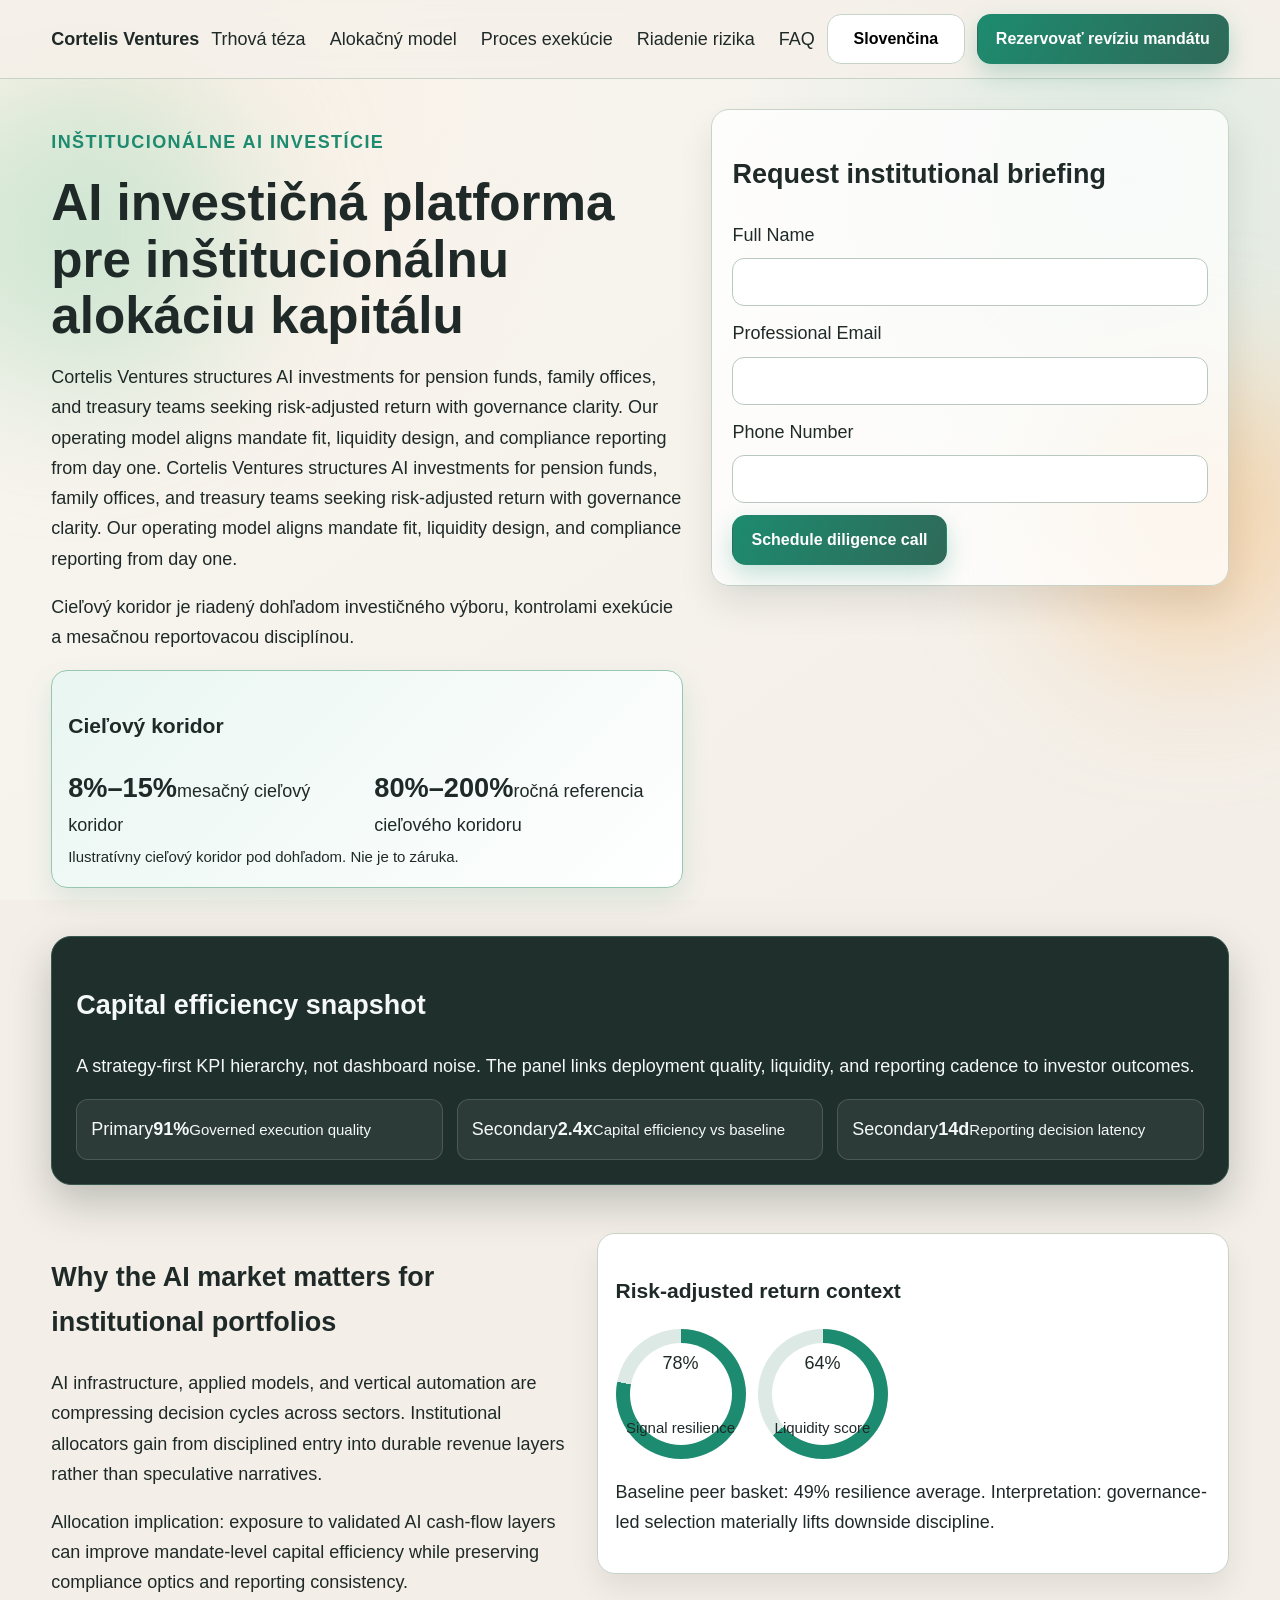
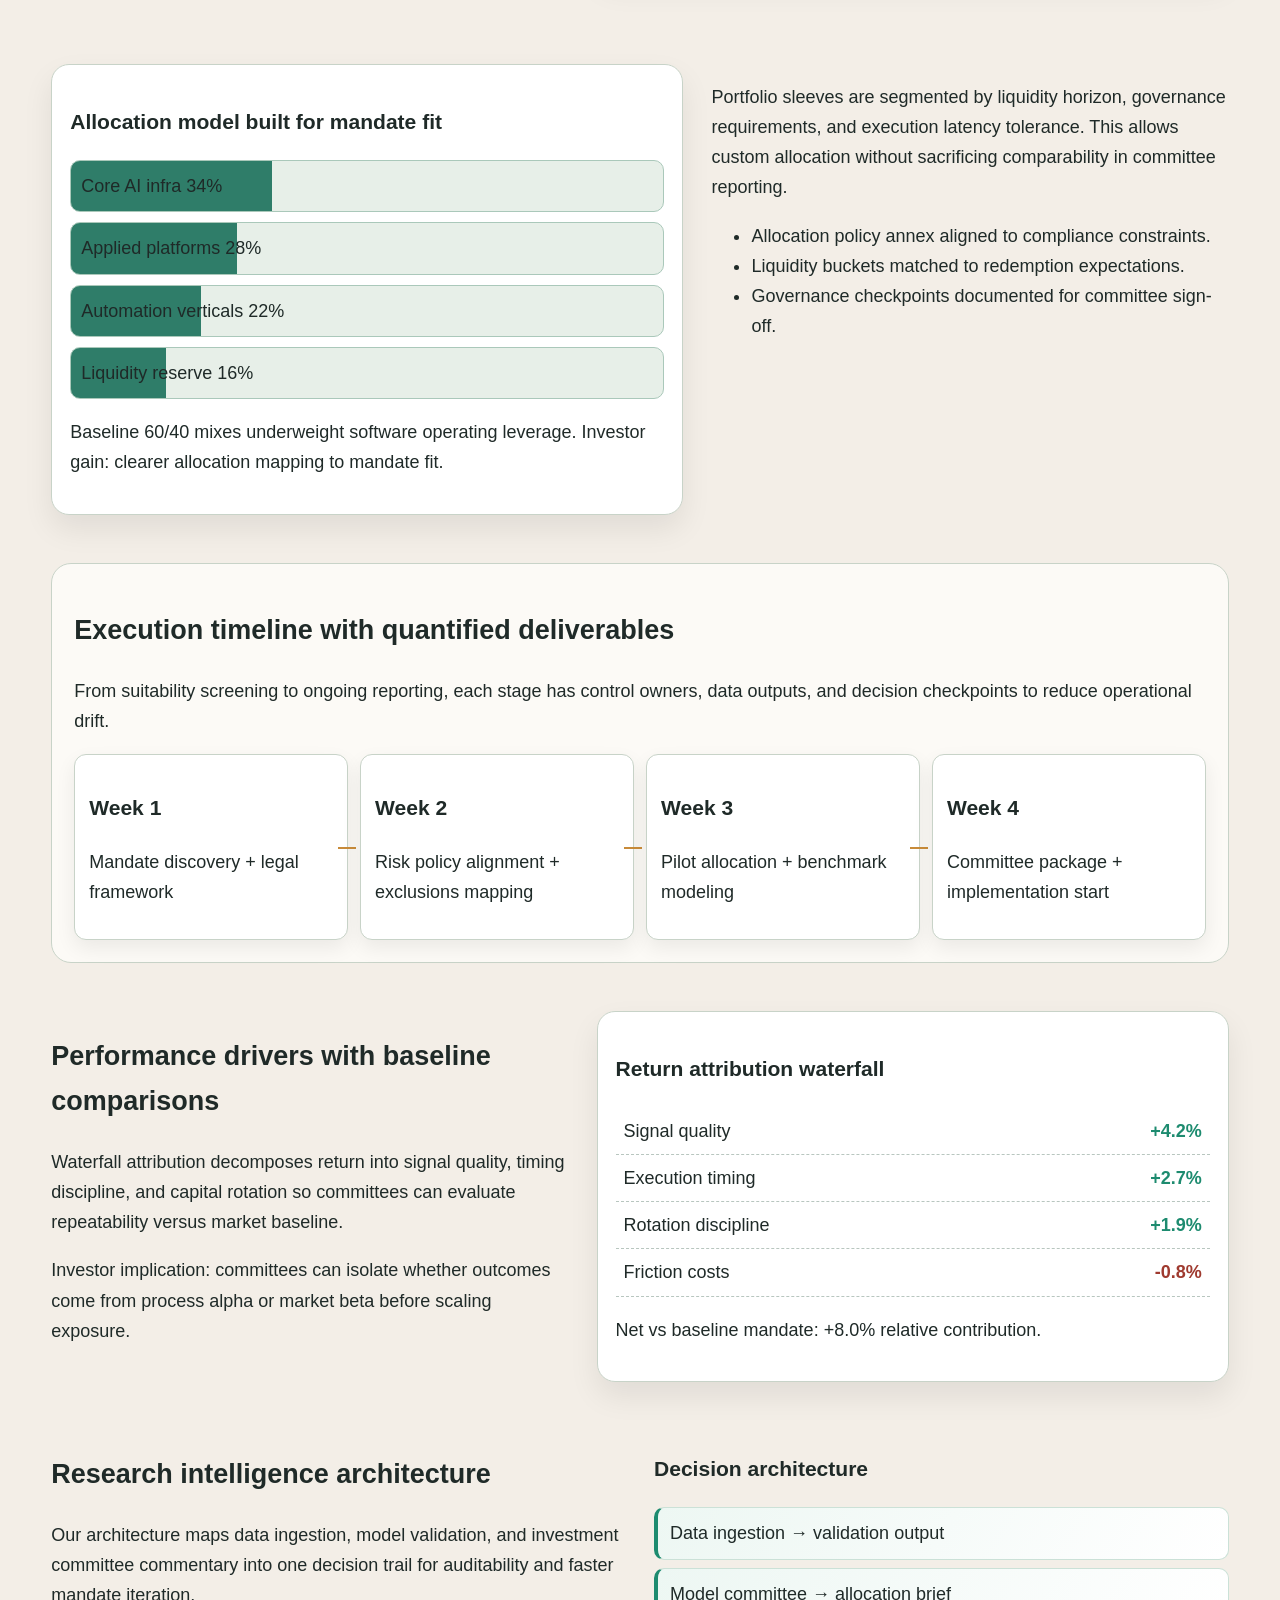
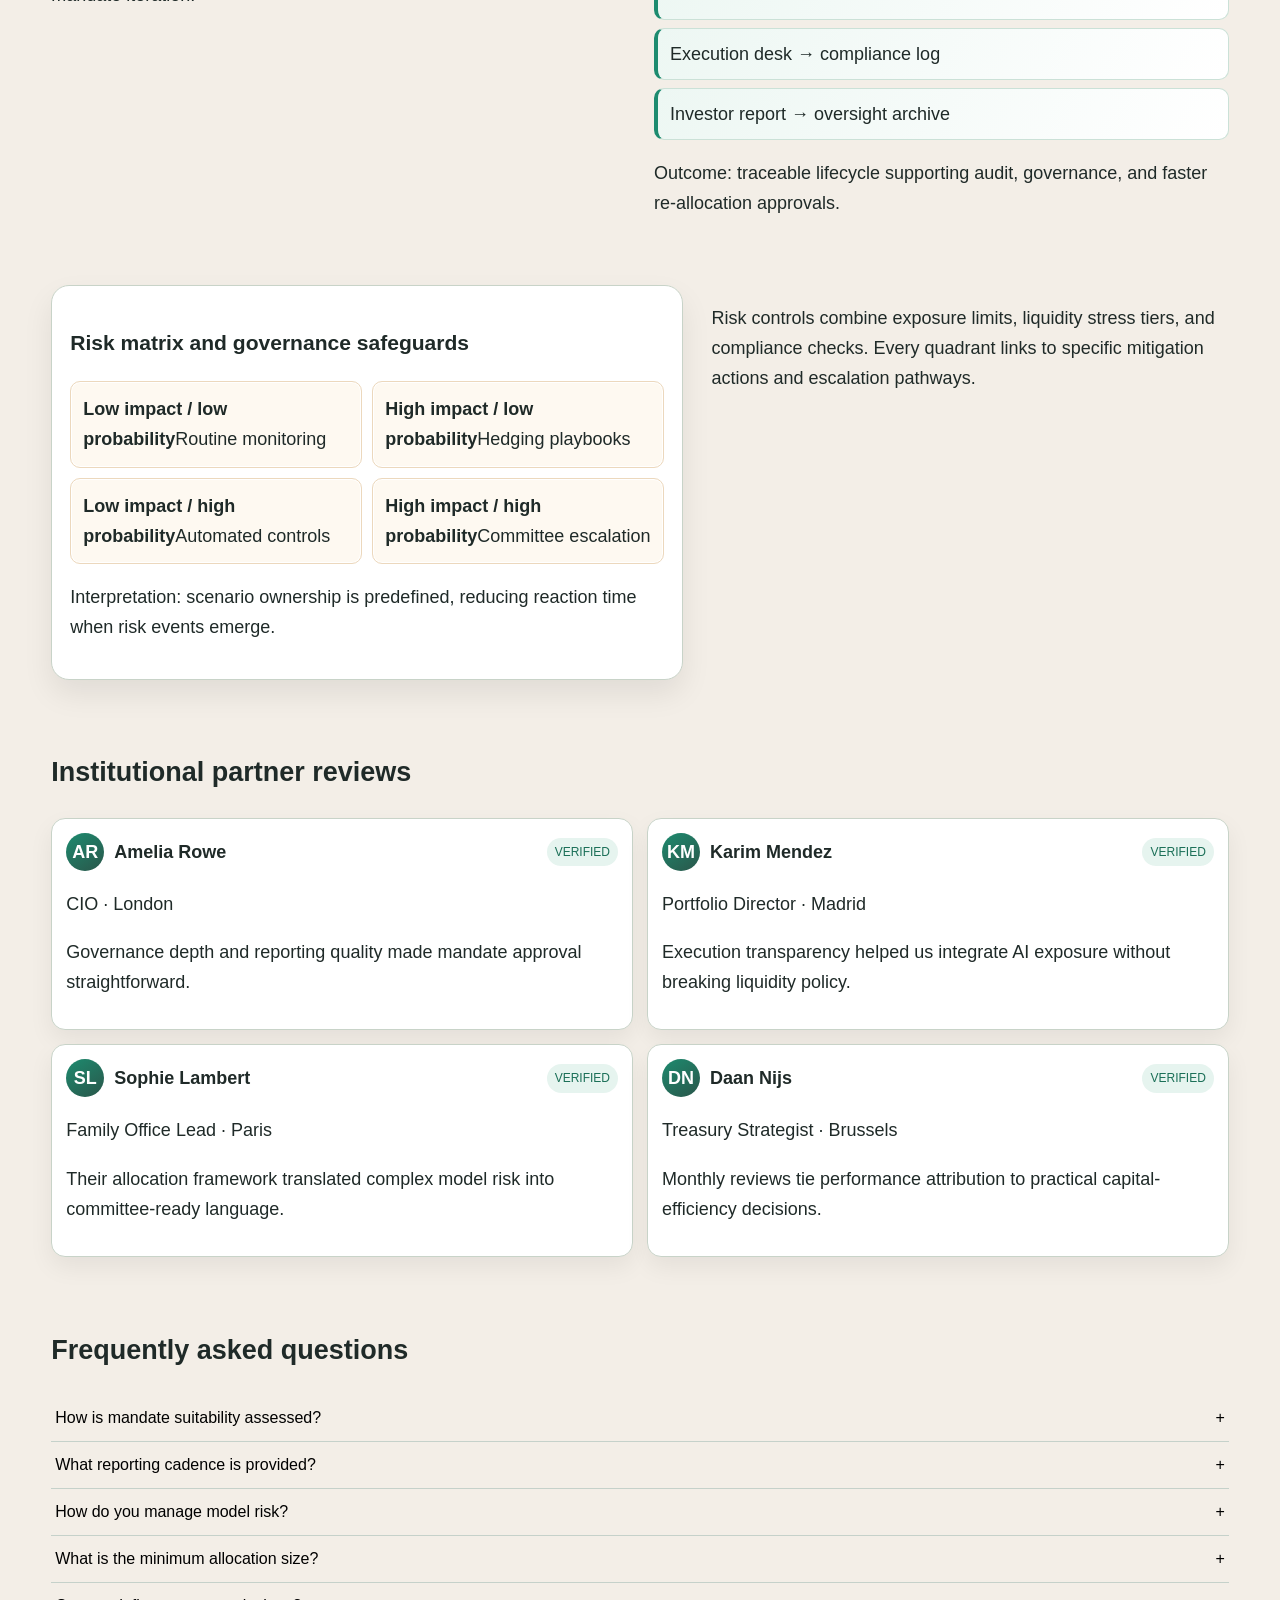
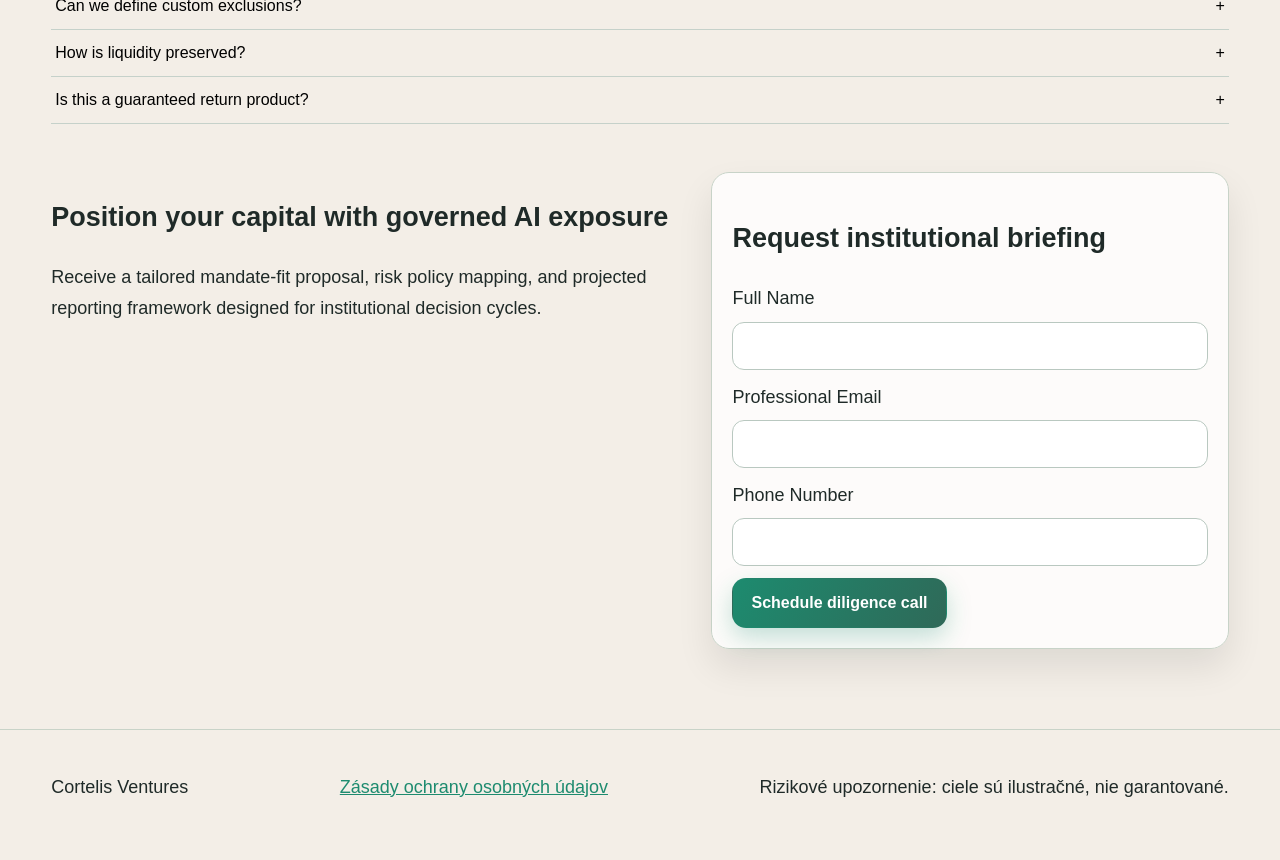
<file: sk/index.html>
<!doctype html>
<html lang="sk-SK">
<head>
<meta charset="UTF-8" />
<meta name="viewport" content="width=device-width, initial-scale=1.0" />
<title>Cortelis Ventures | AI investičná platforma pre inštitucionálny kapitál</title>
<meta name="description" content="Inštitucionálne AI investície s governance, kontrolou rizika a konverzným onboardingom pre kvalifikované leady." />
<link rel="canonical" href="https://cortelisventures.com/sk/index.html" />
<link rel="alternate" hreflang="en" href="https://cortelisventures.com/index.html" />
<link rel="alternate" hreflang="de" href="https://cortelisventures.com/de/index.html" />
<link rel="alternate" hreflang="fr" href="https://cortelisventures.com/fr/index.html" />
<link rel="alternate" hreflang="es" href="https://cortelisventures.com/es/index.html" />
<link rel="alternate" hreflang="it" href="https://cortelisventures.com/it/index.html" />
<link rel="alternate" hreflang="tr" href="https://cortelisventures.com/tr/index.html" />
<link rel="alternate" hreflang="pt" href="https://cortelisventures.com/pt/index.html" />
<link rel="alternate" hreflang="ja" href="https://cortelisventures.com/jp/index.html" />
<link rel="alternate" hreflang="sk" href="https://cortelisventures.com/sk/index.html" />
<link rel="alternate" hreflang="nl-BE" href="https://cortelisventures.com/be/index.html" />
<meta property="og:title" content="Cortelis Ventures | AI investičná platforma pre inštitucionálny kapitál" /><meta property="og:description" content="Inštitucionálne AI investície s governance, kontrolou rizika a konverzným onboardingom pre kvalifikované leady." /><meta property="og:type" content="website" /><meta property="og:url" content="https://cortelisventures.com/sk/index.html" />
<meta name="twitter:card" content="summary_large_image" /><meta name="twitter:title" content="Cortelis Ventures | AI investičná platforma pre inštitucionálny kapitál" /><meta name="twitter:description" content="Inštitucionálne AI investície s governance, kontrolou rizika a konverzným onboardingom pre kvalifikované leady." />
<link rel="stylesheet" href="../assets/style.css" />
<script type="application/ld+json">{"@context":"https://schema.org","@graph":[{"@type":"Organization","name":"Cortelis Ventures","url":"https://cortelisventures.com/sk/index.html"},{"@type":"WebSite","name":"Cortelis Ventures","url":"https://cortelisventures.com/sk/index.html"},{"@type":"FAQPage","mainEntity":[{"@type":"Question","name":"How is mandate suitability assessed?","acceptedAnswer":{"@type":"Answer","text":"We map your liquidity profile, governance constraints, and return objectives to a structured suitability matrix before any allocation proposal."}},{"@type":"Question","name":"What reporting cadence is provided?","acceptedAnswer":{"@type":"Answer","text":"You receive monthly performance packs, quarterly governance summaries, and ad-hoc risk alerts tied to predefined escalation thresholds."}},{"@type":"Question","name":"How do you manage model risk?","acceptedAnswer":{"@type":"Answer","text":"Model risk is monitored through validation cycles, drift diagnostics, and committee-approved override policies with full audit trails."}},{"@type":"Question","name":"What is the minimum allocation size?","acceptedAnswer":{"@type":"Answer","text":"Minimum ticket sizes depend on structure and jurisdiction, typically aligned with institutional onboarding and compliance requirements."}},{"@type":"Question","name":"Can we define custom exclusions?","acceptedAnswer":{"@type":"Answer","text":"Yes. Mandates support compliance screens, sector exclusions, and concentration caps documented in policy annexes."}},{"@type":"Question","name":"How is liquidity preserved?","acceptedAnswer":{"@type":"Answer","text":"Allocation sleeves include liquidity tiers and rebalance windows so withdrawals can be planned without forced execution."}},{"@type":"Question","name":"Is this a guaranteed return product?","acceptedAnswer":{"@type":"Answer","text":"No. Target corridors are illustrative policy references under oversight and never a promise of realized performance."}}]},{"@type":"Review","itemReviewed":{"@type":"Organization","name":"Cortelis Ventures"},"author":{"@type":"Person","name":"Amelia Rowe"},"reviewBody":"Governance depth and reporting quality made mandate approval straightforward."}]}</script>
<script defer src="../assets/app.js"></script>
</head>
<body>
<div class="bg-mesh"></div><div class="glow glow-a"></div><div class="glow glow-b"></div>
<header class="site-header"><div class="brand">Cortelis Ventures</div><nav class="main-nav"><a href="#market">Trhová téza</a><a href="#model">Alokačný model</a><a href="#process">Proces exekúcie</a><a href="#risk">Riadenie rizika</a><a href="#faq">FAQ</a></nav><div class="header-actions"><div class="lang-dropdown"><button class="btn lang-btn" aria-expanded="false">Slovenčina</button><div class="lang-menu"><a href="../index.html" class="lang-item"><svg class="flag flag-uk" viewBox="0 0 36 24" aria-hidden="true"><rect width="36" height="24"/></svg><span>English</span></a><a href="../de/index.html" class="lang-item"><svg class="flag flag-de" viewBox="0 0 36 24" aria-hidden="true"><rect width="36" height="24"/></svg><span>Deutsch</span></a><a href="../fr/index.html" class="lang-item"><svg class="flag flag-fr" viewBox="0 0 36 24" aria-hidden="true"><rect width="36" height="24"/></svg><span>Français</span></a><a href="../es/index.html" class="lang-item"><svg class="flag flag-es" viewBox="0 0 36 24" aria-hidden="true"><rect width="36" height="24"/></svg><span>Español</span></a><a href="../it/index.html" class="lang-item"><svg class="flag flag-it" viewBox="0 0 36 24" aria-hidden="true"><rect width="36" height="24"/></svg><span>Italiano</span></a><a href="../tr/index.html" class="lang-item"><svg class="flag flag-tr" viewBox="0 0 36 24" aria-hidden="true"><rect width="36" height="24"/></svg><span>Türkçe</span></a><a href="../pt/index.html" class="lang-item"><svg class="flag flag-pt" viewBox="0 0 36 24" aria-hidden="true"><rect width="36" height="24"/></svg><span>Português</span></a><a href="../jp/index.html" class="lang-item"><svg class="flag flag-jp" viewBox="0 0 36 24" aria-hidden="true"><rect width="36" height="24"/></svg><span>日本語</span></a><a href="../sk/index.html" class="lang-item"><svg class="flag flag-sk" viewBox="0 0 36 24" aria-hidden="true"><rect width="36" height="24"/></svg><span>Slovenčina</span></a><a href="../be/index.html" class="lang-item"><svg class="flag flag-be" viewBox="0 0 36 24" aria-hidden="true"><rect width="36" height="24"/></svg><span>Belgium</span></a></div></div><a class="btn cta-btn" href="#lead-final">Rezervovať revíziu mandátu</a><button class="burger" aria-label="Menu"><span></span><span></span><span></span></button></div></header>
<aside class="mobile-drawer" aria-hidden="true"><button class="drawer-close" aria-label="Close">×</button><nav class="drawer-nav"><a href="#market">Trhová téza</a><a href="#model">Alokačný model</a><a href="#process">Proces exekúcie</a><a href="#risk">Riadenie rizika</a><a href="#faq">FAQ</a></nav><div class="drawer-language"><a href="../index.html">English</a><a href="../de/index.html">Deutsch</a><a href="../fr/index.html">Français</a><a href="../es/index.html">Español</a><a href="../it/index.html">Italiano</a><a href="../tr/index.html">Türkçe</a><a href="../pt/index.html">Português</a><a href="../jp/index.html">日本語</a><a href="../sk/index.html">Slovenčina</a><a href="../be/index.html">Belgium</a></div><a class="btn cta-btn" href="#lead-final">Rezervovať revíziu mandátu</a></aside><div class="drawer-backdrop"></div>
<main>
<section class="hero"><div><p class="kicker">Inštitucionálne AI investície</p><h1>AI investičná platforma pre inštitucionálnu alokáciu kapitálu</h1><p>Cortelis Ventures structures AI investments for pension funds, family offices, and treasury teams seeking risk-adjusted return with governance clarity. Our operating model aligns mandate fit, liquidity design, and compliance reporting from day one. Cortelis Ventures structures AI investments for pension funds, family offices, and treasury teams seeking risk-adjusted return with governance clarity. Our operating model aligns mandate fit, liquidity design, and compliance reporting from day one.</p><p>Cieľový koridor je riadený dohľadom investičného výboru, kontrolami exekúcie a mesačnou reportovacou disciplínou.</p><div class="corridor"><h3>Cieľový koridor</h3><div class="corridor-grid"><div><strong>8%–15%</strong><span>mesačný cieľový koridor</span></div><div><strong>80%–200%</strong><span>ročná referencia cieľového koridoru</span></div></div><small>Ilustratívny cieľový koridor pod dohľadom. Nie je to záruka.</small></div></div>
<form class="lead-form" id="lead-hero"><h2>Request institutional briefing</h2><label>Full Name<input type="text" required /></label><label>Professional Email<input type="email" required /></label><label>Phone Number<input type="tel" required /></label><button class="btn cta-btn" type="submit">Schedule diligence call</button></form></section>
<section class="kpi-strip reveal"><h2>Capital efficiency snapshot</h2><p>A strategy-first KPI hierarchy, not dashboard noise. The panel links deployment quality, liquidity, and reporting cadence to investor outcomes.</p><div class="kpi-hierarchy"><div><span>Primary</span><strong>91%</strong><small>Governed execution quality</small></div><div><span>Secondary</span><strong>2.4x</strong><small>Capital efficiency vs baseline</small></div><div><span>Secondary</span><strong>14d</strong><small>Reporting decision latency</small></div></div></section>
<section id="market" class="split reveal alt"><div><h2>Why the AI market matters for institutional portfolios</h2><p>AI infrastructure, applied models, and vertical automation are compressing decision cycles across sectors. Institutional allocators gain from disciplined entry into durable revenue layers rather than speculative narratives.</p><p>Allocation implication: exposure to validated AI cash-flow layers can improve mandate-level capital efficiency while preserving compliance optics and reporting consistency.</p></div><div class="visual radial-wrap"><h3>Risk-adjusted return context</h3><div class="radials"><div class="ring" style="--val:78"><span>78%</span><small>Signal resilience</small></div><div class="ring" style="--val:64"><span>64%</span><small>Liquidity score</small></div></div><p>Baseline peer basket: 49% resilience average. Interpretation: governance-led selection materially lifts downside discipline.</p></div></section>
<section id="model" class="split reveal"><div class="visual stack-bars"><h3>Allocation model built for mandate fit</h3><div class="stack"><span style="--w:34">Core AI infra 34%</span><span style="--w:28">Applied platforms 28%</span><span style="--w:22">Automation verticals 22%</span><span style="--w:16">Liquidity reserve 16%</span></div><p>Baseline 60/40 mixes underweight software operating leverage. Investor gain: clearer allocation mapping to mandate fit.</p></div><div><p>Portfolio sleeves are segmented by liquidity horizon, governance requirements, and execution latency tolerance. This allows custom allocation without sacrificing comparability in committee reporting.</p><ul><li>Allocation policy annex aligned to compliance constraints.</li><li>Liquidity buckets matched to redemption expectations.</li><li>Governance checkpoints documented for committee sign-off.</li></ul></div></section>
<section id="process" class="timeline reveal"><h2>Execution timeline with quantified deliverables</h2><p>From suitability screening to ongoing reporting, each stage has control owners, data outputs, and decision checkpoints to reduce operational drift.</p><div class="timeline-grid"><article><h3>Week 1</h3><p>Mandate discovery + legal framework</p></article><article><h3>Week 2</h3><p>Risk policy alignment + exclusions mapping</p></article><article><h3>Week 3</h3><p>Pilot allocation + benchmark modeling</p></article><article><h3>Week 4</h3><p>Committee package + implementation start</p></article></div></section>
<section class="split reveal alt"><div><h2>Performance drivers with baseline comparisons</h2><p>Waterfall attribution decomposes return into signal quality, timing discipline, and capital rotation so committees can evaluate repeatability versus market baseline.</p><p>Investor implication: committees can isolate whether outcomes come from process alpha or market beta before scaling exposure.</p></div><div class="visual waterfall"><h3>Return attribution waterfall</h3><div class="wf-row"><span>Signal quality</span><b>+4.2%</b></div><div class="wf-row"><span>Execution timing</span><b>+2.7%</b></div><div class="wf-row"><span>Rotation discipline</span><b>+1.9%</b></div><div class="wf-row neg"><span>Friction costs</span><b>-0.8%</b></div><p>Net vs baseline mandate: +8.0% relative contribution.</p></div></section>
<section class="grid-two reveal"><article><h2>Research intelligence architecture</h2><p>Our architecture maps data ingestion, model validation, and investment committee commentary into one decision trail for auditability and faster mandate iteration.</p></article><article class="architecture"><h3>Decision architecture</h3><div class="node">Data ingestion → validation output</div><div class="node">Model committee → allocation brief</div><div class="node">Execution desk → compliance log</div><div class="node">Investor report → oversight archive</div><p>Outcome: traceable lifecycle supporting audit, governance, and faster re-allocation approvals.</p></article></section>
<section id="risk" class="split reveal"><div class="visual risk-matrix"><h3>Risk matrix and governance safeguards</h3><div class="matrix"><div><strong>Low impact / low probability</strong><span>Routine monitoring</span></div><div><strong>High impact / low probability</strong><span>Hedging playbooks</span></div><div><strong>Low impact / high probability</strong><span>Automated controls</span></div><div><strong>High impact / high probability</strong><span>Committee escalation</span></div></div><p>Interpretation: scenario ownership is predefined, reducing reaction time when risk events emerge.</p></div><div><p>Risk controls combine exposure limits, liquidity stress tiers, and compliance checks. Every quadrant links to specific mitigation actions and escalation pathways.</p></div></section>
<section class="reviews reveal"><h2>Institutional partner reviews</h2><div class="review-grid"><article class="review-card"><div class="review-head"><div class="avatar">AR</div><div class="person">Amelia Rowe</div><span class="verified">VERIFIED</span></div><p class="review-role">CIO · London</p><p>Governance depth and reporting quality made mandate approval straightforward.</p></article><article class="review-card"><div class="review-head"><div class="avatar">KM</div><div class="person">Karim Mendez</div><span class="verified">VERIFIED</span></div><p class="review-role">Portfolio Director · Madrid</p><p>Execution transparency helped us integrate AI exposure without breaking liquidity policy.</p></article><article class="review-card"><div class="review-head"><div class="avatar">SL</div><div class="person">Sophie Lambert</div><span class="verified">VERIFIED</span></div><p class="review-role">Family Office Lead · Paris</p><p>Their allocation framework translated complex model risk into committee-ready language.</p></article><article class="review-card"><div class="review-head"><div class="avatar">DN</div><div class="person">Daan Nijs</div><span class="verified">VERIFIED</span></div><p class="review-role">Treasury Strategist · Brussels</p><p>Monthly reviews tie performance attribution to practical capital-efficiency decisions.</p></article></div></section>
<section id="faq" class="faq reveal"><h2>Frequently asked questions</h2><div class="faq-item"><button class="faq-q" aria-expanded="false"><span>How is mandate suitability assessed?</span><span>+</span></button><div class="faq-a"><p>We map your liquidity profile, governance constraints, and return objectives to a structured suitability matrix before any allocation proposal.</p></div></div><div class="faq-item"><button class="faq-q" aria-expanded="false"><span>What reporting cadence is provided?</span><span>+</span></button><div class="faq-a"><p>You receive monthly performance packs, quarterly governance summaries, and ad-hoc risk alerts tied to predefined escalation thresholds.</p></div></div><div class="faq-item"><button class="faq-q" aria-expanded="false"><span>How do you manage model risk?</span><span>+</span></button><div class="faq-a"><p>Model risk is monitored through validation cycles, drift diagnostics, and committee-approved override policies with full audit trails.</p></div></div><div class="faq-item"><button class="faq-q" aria-expanded="false"><span>What is the minimum allocation size?</span><span>+</span></button><div class="faq-a"><p>Minimum ticket sizes depend on structure and jurisdiction, typically aligned with institutional onboarding and compliance requirements.</p></div></div><div class="faq-item"><button class="faq-q" aria-expanded="false"><span>Can we define custom exclusions?</span><span>+</span></button><div class="faq-a"><p>Yes. Mandates support compliance screens, sector exclusions, and concentration caps documented in policy annexes.</p></div></div><div class="faq-item"><button class="faq-q" aria-expanded="false"><span>How is liquidity preserved?</span><span>+</span></button><div class="faq-a"><p>Allocation sleeves include liquidity tiers and rebalance windows so withdrawals can be planned without forced execution.</p></div></div><div class="faq-item"><button class="faq-q" aria-expanded="false"><span>Is this a guaranteed return product?</span><span>+</span></button><div class="faq-a"><p>No. Target corridors are illustrative policy references under oversight and never a promise of realized performance.</p></div></div></section>
<section id="lead-final" class="final-cta reveal"><div><h2>Position your capital with governed AI exposure</h2><p>Receive a tailored mandate-fit proposal, risk policy mapping, and projected reporting framework designed for institutional decision cycles.</p></div><form class="lead-form"><h2>Request institutional briefing</h2><label>Full Name<input type="text" required /></label><label>Professional Email<input type="email" required /></label><label>Phone Number<input type="tel" required /></label><button class="btn cta-btn" type="submit">Schedule diligence call</button></form></section>
</main>
<footer><p>Cortelis Ventures</p><button class="privacy-link">Zásady ochrany osobných údajov</button><p>Rizikové upozornenie: ciele sú ilustračné, nie garantované.</p></footer>
<div class="modal" aria-hidden="true"><div class="modal-panel" role="dialog" aria-modal="true" aria-label="Zásady ochrany osobných údajov"><button class="modal-x" aria-label="Close">×</button><h2>Zásady ochrany osobných údajov</h2><div class="modal-scroll"><h3>Introduction</h3><p>We process investor information to evaluate mandate fit and provide reporting obligations under applicable regulation.</p><h3>Data collection</h3><p>Contact details, professional identifiers, onboarding documentation, and communication records are collected.</p><h3>Legal basis</h3><p>Processing is based on legitimate interest, contractual preparation, and legal compliance obligations.</p><h3>Cookies</h3><p>Essential cookies maintain session consistency and analytics cookies measure engagement quality.</p><h3>Retention</h3><p>Records are retained only for required regulatory and operational periods.</p><h3>Third-party sharing</h3><p>Data may be shared with regulated custodians, compliance providers, and legal advisors under confidentiality.</p><h3>Security</h3><p>Encryption, access controls, and monitoring protect confidentiality and integrity.</p><h3>User rights</h3><p>You may request access, correction, deletion, restriction, or portability where applicable.</p><h3>International transfers</h3><p>Cross-border transfers use lawful safeguards and contractual controls.</p><h3>Industry risk disclosure</h3><p>AI investments involve volatility, liquidity variation, and execution risk; objectives are illustrative only.</p><h3>Contact</h3><p>privacy@cortelisventures.com</p></div><div class="modal-foot"><button class="btn modal-close">Zavrieť</button></div></div></div>
</body></html>
</file>
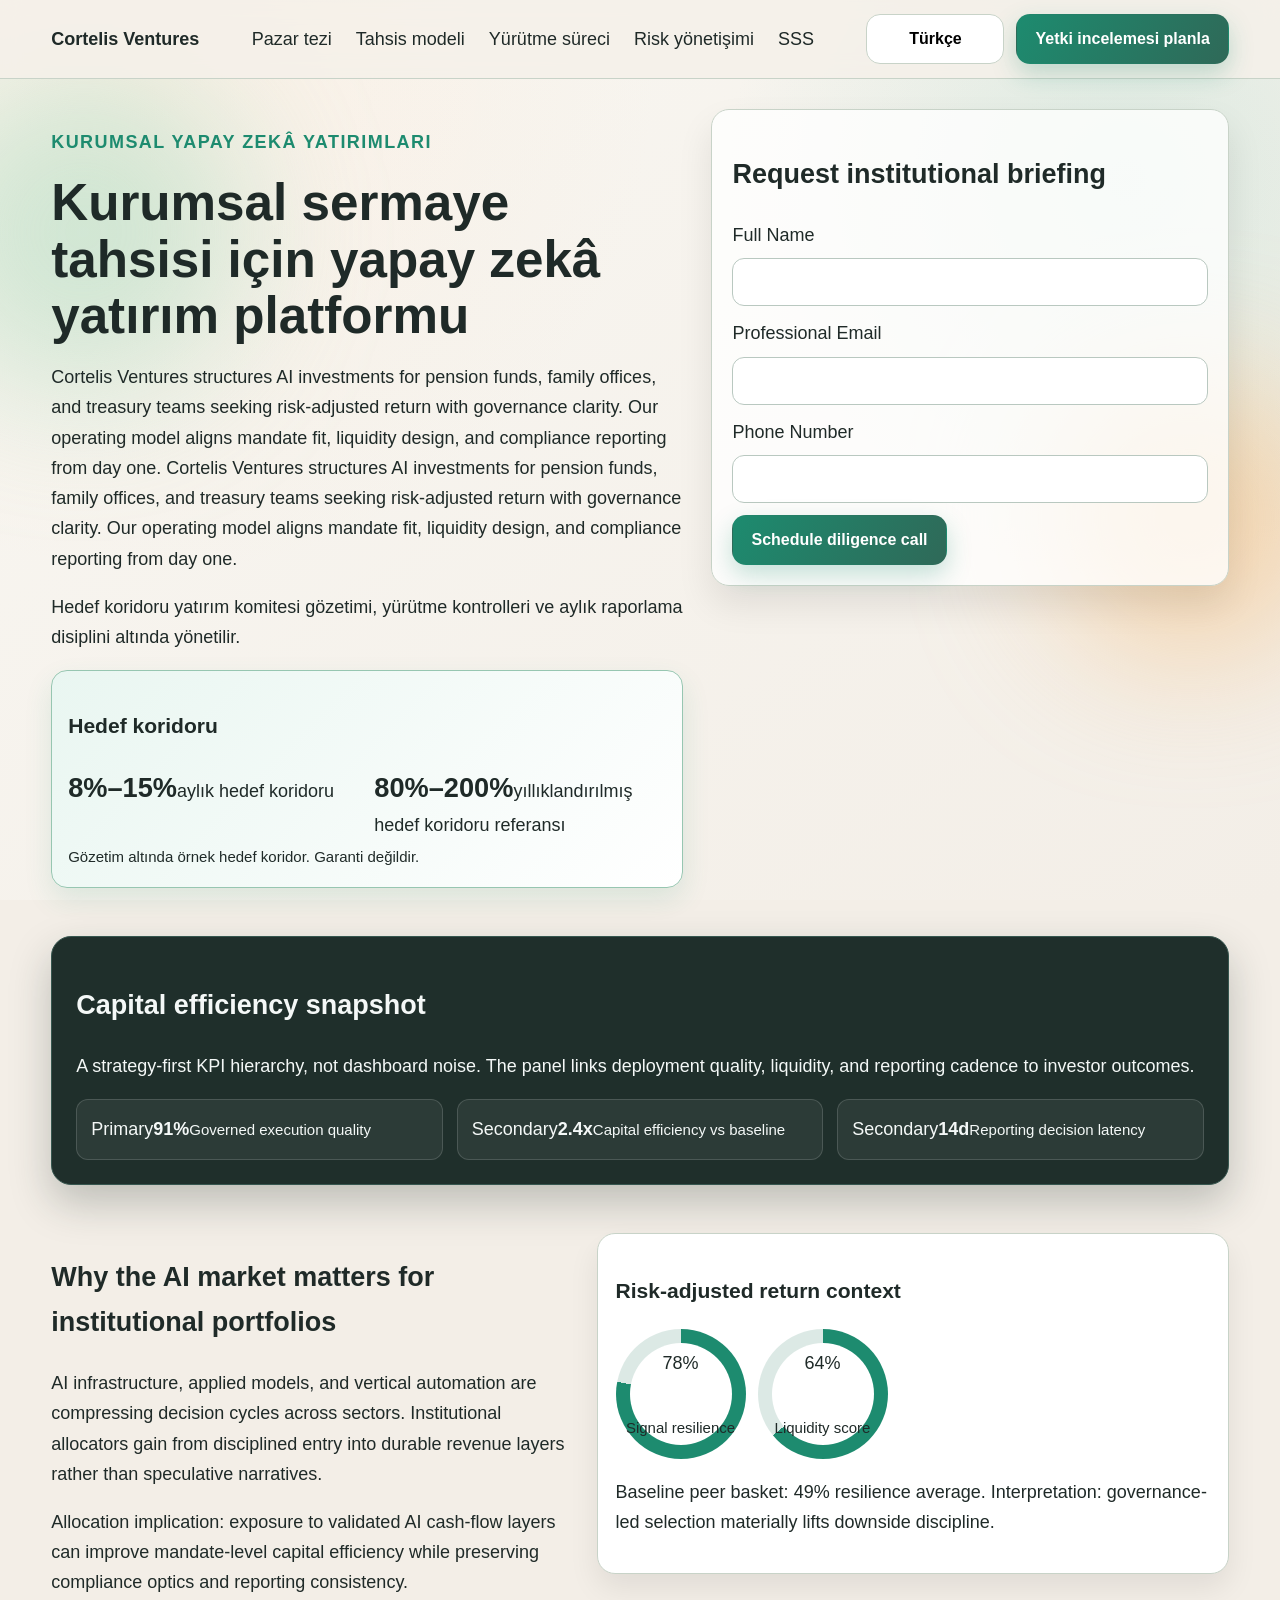
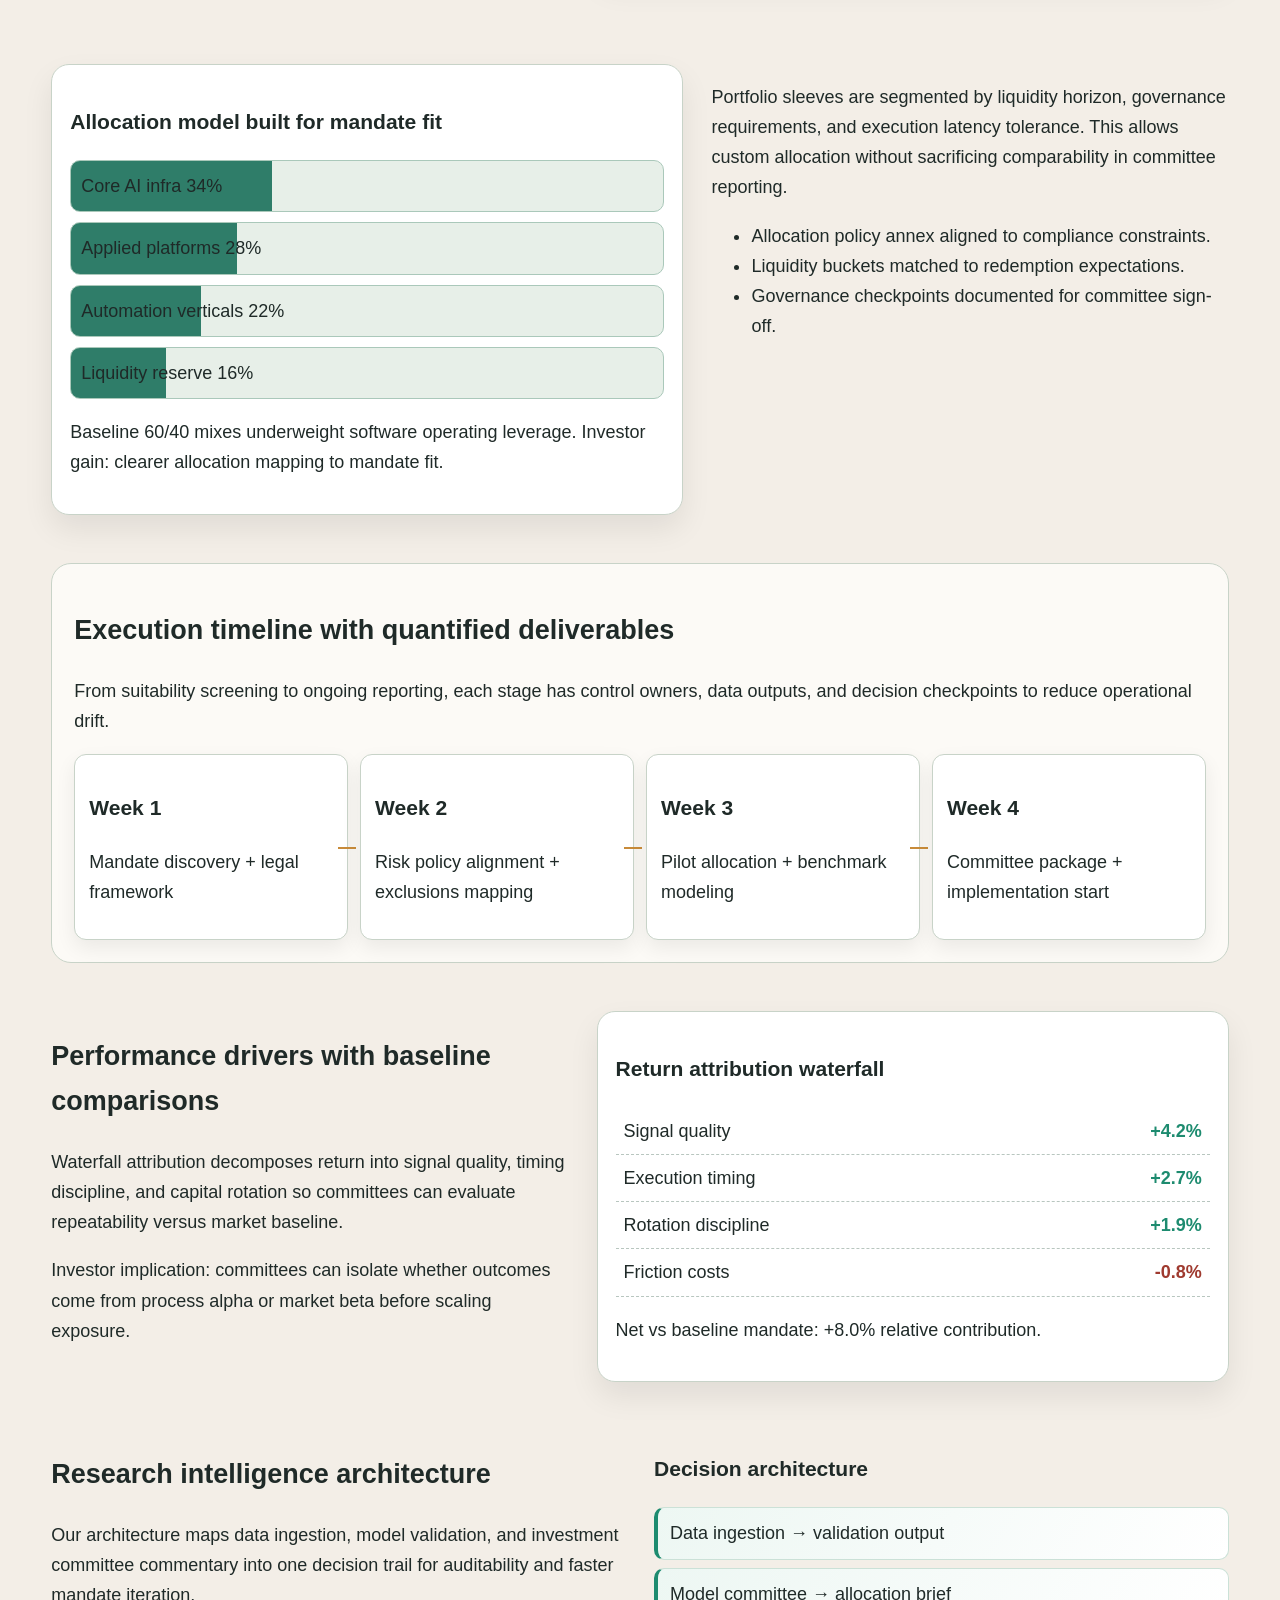
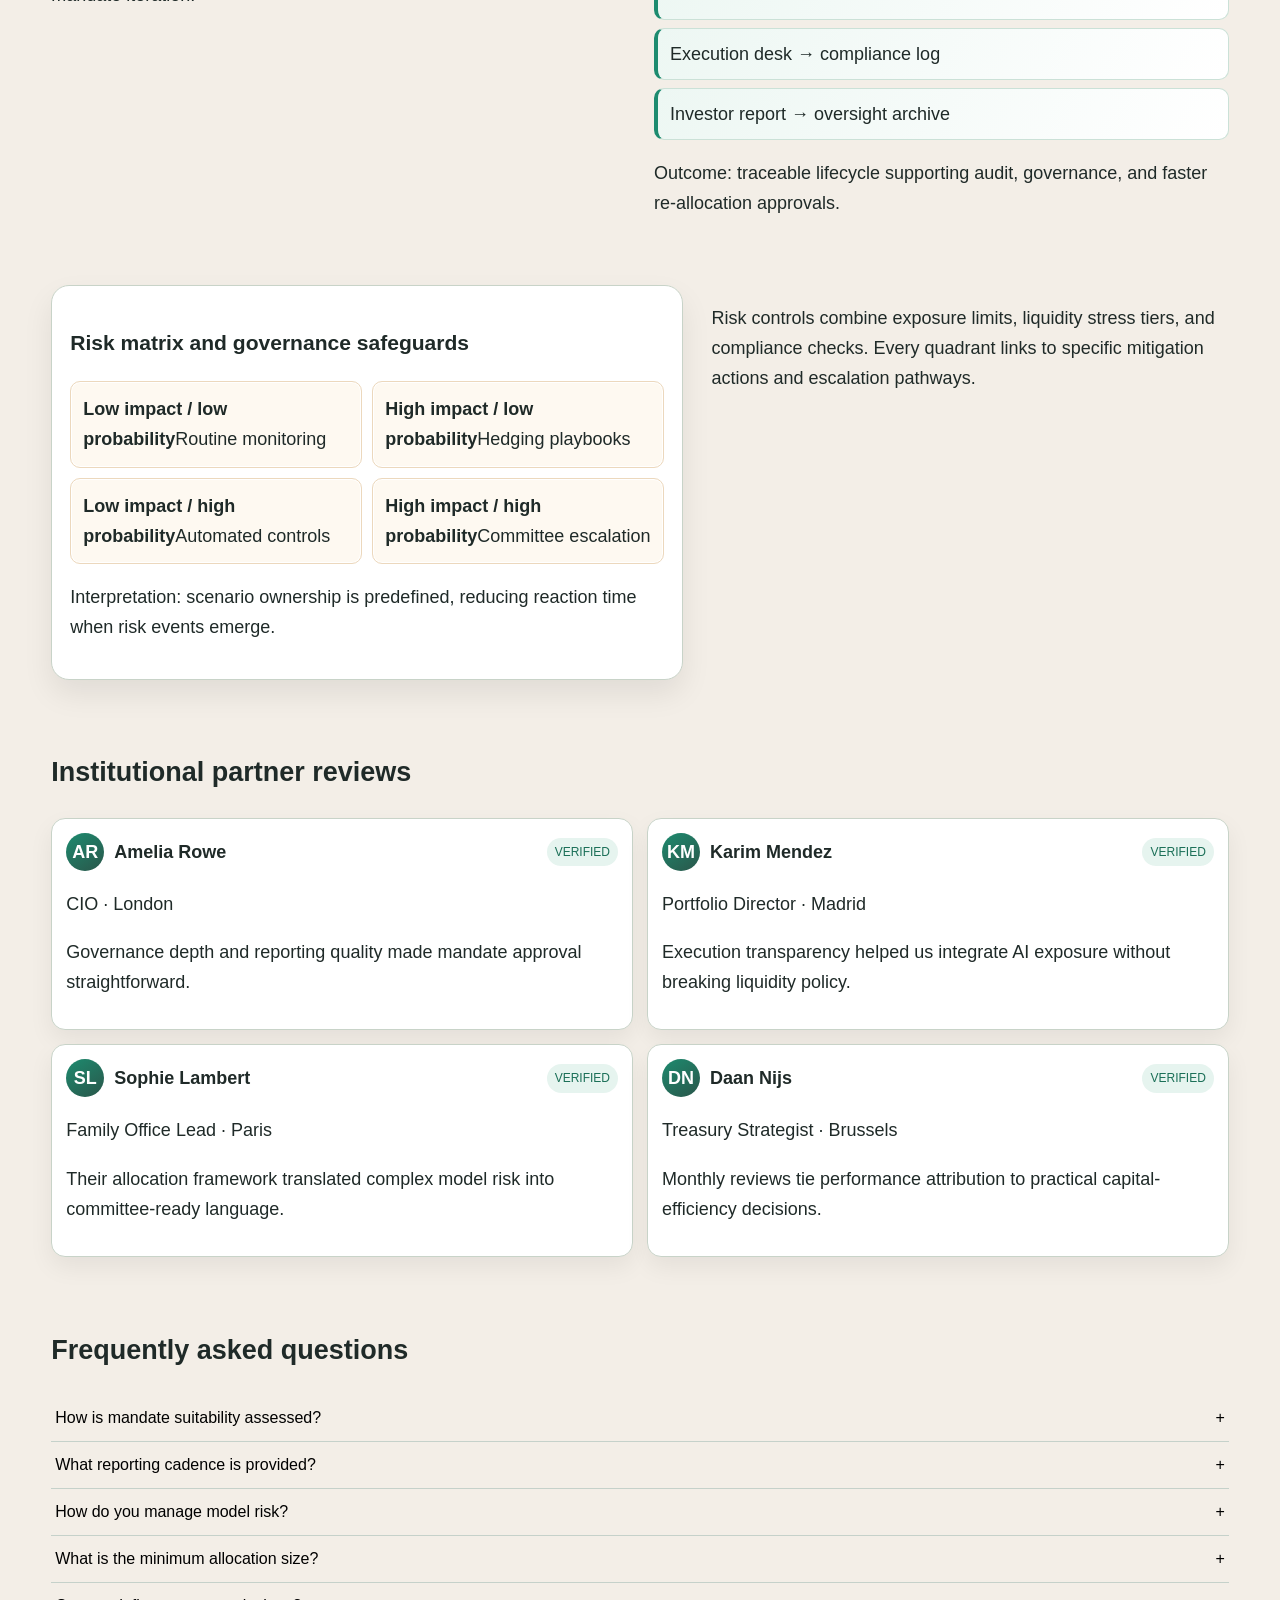
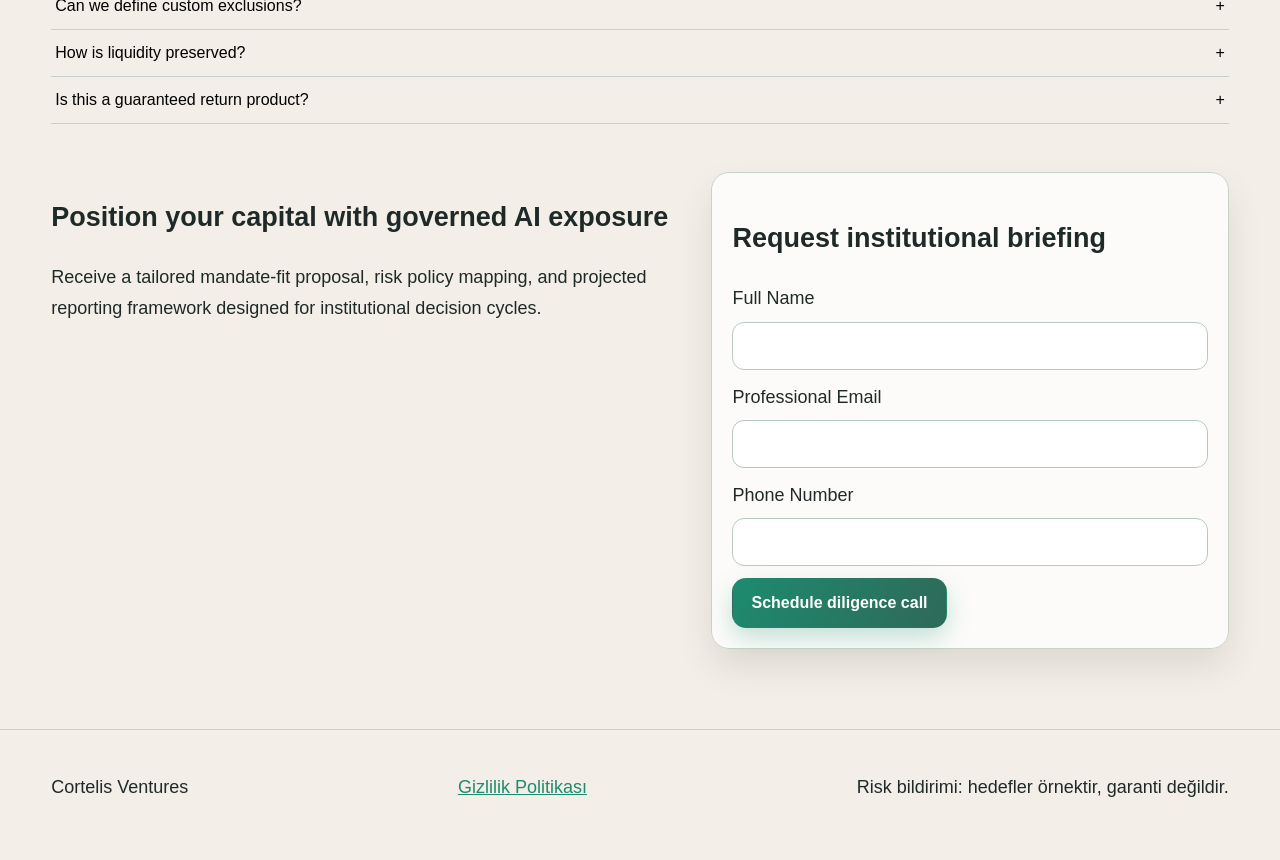
<file: tr/index.html>
<!doctype html>
<html lang="tr-TR">
<head>
<meta charset="UTF-8" />
<meta name="viewport" content="width=device-width, initial-scale=1.0" />
<title>Cortelis Ventures | Kurumsal sermaye için yapay zekâ yatırım platformu</title>
<meta name="description" content="Kurumsal yatırımcılar için yapay zekâ yatırım altyapısı: yönetişim, risk kontrolü ve dönüşüm odaklı süreç." />
<link rel="canonical" href="https://cortelisventures.com/tr/index.html" />
<link rel="alternate" hreflang="en" href="https://cortelisventures.com/index.html" />
<link rel="alternate" hreflang="de" href="https://cortelisventures.com/de/index.html" />
<link rel="alternate" hreflang="fr" href="https://cortelisventures.com/fr/index.html" />
<link rel="alternate" hreflang="es" href="https://cortelisventures.com/es/index.html" />
<link rel="alternate" hreflang="it" href="https://cortelisventures.com/it/index.html" />
<link rel="alternate" hreflang="tr" href="https://cortelisventures.com/tr/index.html" />
<link rel="alternate" hreflang="pt" href="https://cortelisventures.com/pt/index.html" />
<link rel="alternate" hreflang="ja" href="https://cortelisventures.com/jp/index.html" />
<link rel="alternate" hreflang="sk" href="https://cortelisventures.com/sk/index.html" />
<link rel="alternate" hreflang="nl-BE" href="https://cortelisventures.com/be/index.html" />
<meta property="og:title" content="Cortelis Ventures | Kurumsal sermaye için yapay zekâ yatırım platformu" /><meta property="og:description" content="Kurumsal yatırımcılar için yapay zekâ yatırım altyapısı: yönetişim, risk kontrolü ve dönüşüm odaklı süreç." /><meta property="og:type" content="website" /><meta property="og:url" content="https://cortelisventures.com/tr/index.html" />
<meta name="twitter:card" content="summary_large_image" /><meta name="twitter:title" content="Cortelis Ventures | Kurumsal sermaye için yapay zekâ yatırım platformu" /><meta name="twitter:description" content="Kurumsal yatırımcılar için yapay zekâ yatırım altyapısı: yönetişim, risk kontrolü ve dönüşüm odaklı süreç." />
<link rel="stylesheet" href="../assets/style.css" />
<script type="application/ld+json">{"@context":"https://schema.org","@graph":[{"@type":"Organization","name":"Cortelis Ventures","url":"https://cortelisventures.com/tr/index.html"},{"@type":"WebSite","name":"Cortelis Ventures","url":"https://cortelisventures.com/tr/index.html"},{"@type":"FAQPage","mainEntity":[{"@type":"Question","name":"How is mandate suitability assessed?","acceptedAnswer":{"@type":"Answer","text":"We map your liquidity profile, governance constraints, and return objectives to a structured suitability matrix before any allocation proposal."}},{"@type":"Question","name":"What reporting cadence is provided?","acceptedAnswer":{"@type":"Answer","text":"You receive monthly performance packs, quarterly governance summaries, and ad-hoc risk alerts tied to predefined escalation thresholds."}},{"@type":"Question","name":"How do you manage model risk?","acceptedAnswer":{"@type":"Answer","text":"Model risk is monitored through validation cycles, drift diagnostics, and committee-approved override policies with full audit trails."}},{"@type":"Question","name":"What is the minimum allocation size?","acceptedAnswer":{"@type":"Answer","text":"Minimum ticket sizes depend on structure and jurisdiction, typically aligned with institutional onboarding and compliance requirements."}},{"@type":"Question","name":"Can we define custom exclusions?","acceptedAnswer":{"@type":"Answer","text":"Yes. Mandates support compliance screens, sector exclusions, and concentration caps documented in policy annexes."}},{"@type":"Question","name":"How is liquidity preserved?","acceptedAnswer":{"@type":"Answer","text":"Allocation sleeves include liquidity tiers and rebalance windows so withdrawals can be planned without forced execution."}},{"@type":"Question","name":"Is this a guaranteed return product?","acceptedAnswer":{"@type":"Answer","text":"No. Target corridors are illustrative policy references under oversight and never a promise of realized performance."}}]},{"@type":"Review","itemReviewed":{"@type":"Organization","name":"Cortelis Ventures"},"author":{"@type":"Person","name":"Amelia Rowe"},"reviewBody":"Governance depth and reporting quality made mandate approval straightforward."}]}</script>
<script defer src="../assets/app.js"></script>
</head>
<body>
<div class="bg-mesh"></div><div class="glow glow-a"></div><div class="glow glow-b"></div>
<header class="site-header"><div class="brand">Cortelis Ventures</div><nav class="main-nav"><a href="#market">Pazar tezi</a><a href="#model">Tahsis modeli</a><a href="#process">Yürütme süreci</a><a href="#risk">Risk yönetişimi</a><a href="#faq">SSS</a></nav><div class="header-actions"><div class="lang-dropdown"><button class="btn lang-btn" aria-expanded="false">Türkçe</button><div class="lang-menu"><a href="../index.html" class="lang-item"><svg class="flag flag-uk" viewBox="0 0 36 24" aria-hidden="true"><rect width="36" height="24"/></svg><span>English</span></a><a href="../de/index.html" class="lang-item"><svg class="flag flag-de" viewBox="0 0 36 24" aria-hidden="true"><rect width="36" height="24"/></svg><span>Deutsch</span></a><a href="../fr/index.html" class="lang-item"><svg class="flag flag-fr" viewBox="0 0 36 24" aria-hidden="true"><rect width="36" height="24"/></svg><span>Français</span></a><a href="../es/index.html" class="lang-item"><svg class="flag flag-es" viewBox="0 0 36 24" aria-hidden="true"><rect width="36" height="24"/></svg><span>Español</span></a><a href="../it/index.html" class="lang-item"><svg class="flag flag-it" viewBox="0 0 36 24" aria-hidden="true"><rect width="36" height="24"/></svg><span>Italiano</span></a><a href="../tr/index.html" class="lang-item"><svg class="flag flag-tr" viewBox="0 0 36 24" aria-hidden="true"><rect width="36" height="24"/></svg><span>Türkçe</span></a><a href="../pt/index.html" class="lang-item"><svg class="flag flag-pt" viewBox="0 0 36 24" aria-hidden="true"><rect width="36" height="24"/></svg><span>Português</span></a><a href="../jp/index.html" class="lang-item"><svg class="flag flag-jp" viewBox="0 0 36 24" aria-hidden="true"><rect width="36" height="24"/></svg><span>日本語</span></a><a href="../sk/index.html" class="lang-item"><svg class="flag flag-sk" viewBox="0 0 36 24" aria-hidden="true"><rect width="36" height="24"/></svg><span>Slovenčina</span></a><a href="../be/index.html" class="lang-item"><svg class="flag flag-be" viewBox="0 0 36 24" aria-hidden="true"><rect width="36" height="24"/></svg><span>Belgium</span></a></div></div><a class="btn cta-btn" href="#lead-final">Yetki incelemesi planla</a><button class="burger" aria-label="Menu"><span></span><span></span><span></span></button></div></header>
<aside class="mobile-drawer" aria-hidden="true"><button class="drawer-close" aria-label="Close">×</button><nav class="drawer-nav"><a href="#market">Pazar tezi</a><a href="#model">Tahsis modeli</a><a href="#process">Yürütme süreci</a><a href="#risk">Risk yönetişimi</a><a href="#faq">SSS</a></nav><div class="drawer-language"><a href="../index.html">English</a><a href="../de/index.html">Deutsch</a><a href="../fr/index.html">Français</a><a href="../es/index.html">Español</a><a href="../it/index.html">Italiano</a><a href="../tr/index.html">Türkçe</a><a href="../pt/index.html">Português</a><a href="../jp/index.html">日本語</a><a href="../sk/index.html">Slovenčina</a><a href="../be/index.html">Belgium</a></div><a class="btn cta-btn" href="#lead-final">Yetki incelemesi planla</a></aside><div class="drawer-backdrop"></div>
<main>
<section class="hero"><div><p class="kicker">Kurumsal yapay zekâ yatırımları</p><h1>Kurumsal sermaye tahsisi için yapay zekâ yatırım platformu</h1><p>Cortelis Ventures structures AI investments for pension funds, family offices, and treasury teams seeking risk-adjusted return with governance clarity. Our operating model aligns mandate fit, liquidity design, and compliance reporting from day one. Cortelis Ventures structures AI investments for pension funds, family offices, and treasury teams seeking risk-adjusted return with governance clarity. Our operating model aligns mandate fit, liquidity design, and compliance reporting from day one.</p><p>Hedef koridoru yatırım komitesi gözetimi, yürütme kontrolleri ve aylık raporlama disiplini altında yönetilir.</p><div class="corridor"><h3>Hedef koridoru</h3><div class="corridor-grid"><div><strong>8%–15%</strong><span>aylık hedef koridoru</span></div><div><strong>80%–200%</strong><span>yıllıklandırılmış hedef koridoru referansı</span></div></div><small>Gözetim altında örnek hedef koridor. Garanti değildir.</small></div></div>
<form class="lead-form" id="lead-hero"><h2>Request institutional briefing</h2><label>Full Name<input type="text" required /></label><label>Professional Email<input type="email" required /></label><label>Phone Number<input type="tel" required /></label><button class="btn cta-btn" type="submit">Schedule diligence call</button></form></section>
<section class="kpi-strip reveal"><h2>Capital efficiency snapshot</h2><p>A strategy-first KPI hierarchy, not dashboard noise. The panel links deployment quality, liquidity, and reporting cadence to investor outcomes.</p><div class="kpi-hierarchy"><div><span>Primary</span><strong>91%</strong><small>Governed execution quality</small></div><div><span>Secondary</span><strong>2.4x</strong><small>Capital efficiency vs baseline</small></div><div><span>Secondary</span><strong>14d</strong><small>Reporting decision latency</small></div></div></section>
<section id="market" class="split reveal alt"><div><h2>Why the AI market matters for institutional portfolios</h2><p>AI infrastructure, applied models, and vertical automation are compressing decision cycles across sectors. Institutional allocators gain from disciplined entry into durable revenue layers rather than speculative narratives.</p><p>Allocation implication: exposure to validated AI cash-flow layers can improve mandate-level capital efficiency while preserving compliance optics and reporting consistency.</p></div><div class="visual radial-wrap"><h3>Risk-adjusted return context</h3><div class="radials"><div class="ring" style="--val:78"><span>78%</span><small>Signal resilience</small></div><div class="ring" style="--val:64"><span>64%</span><small>Liquidity score</small></div></div><p>Baseline peer basket: 49% resilience average. Interpretation: governance-led selection materially lifts downside discipline.</p></div></section>
<section id="model" class="split reveal"><div class="visual stack-bars"><h3>Allocation model built for mandate fit</h3><div class="stack"><span style="--w:34">Core AI infra 34%</span><span style="--w:28">Applied platforms 28%</span><span style="--w:22">Automation verticals 22%</span><span style="--w:16">Liquidity reserve 16%</span></div><p>Baseline 60/40 mixes underweight software operating leverage. Investor gain: clearer allocation mapping to mandate fit.</p></div><div><p>Portfolio sleeves are segmented by liquidity horizon, governance requirements, and execution latency tolerance. This allows custom allocation without sacrificing comparability in committee reporting.</p><ul><li>Allocation policy annex aligned to compliance constraints.</li><li>Liquidity buckets matched to redemption expectations.</li><li>Governance checkpoints documented for committee sign-off.</li></ul></div></section>
<section id="process" class="timeline reveal"><h2>Execution timeline with quantified deliverables</h2><p>From suitability screening to ongoing reporting, each stage has control owners, data outputs, and decision checkpoints to reduce operational drift.</p><div class="timeline-grid"><article><h3>Week 1</h3><p>Mandate discovery + legal framework</p></article><article><h3>Week 2</h3><p>Risk policy alignment + exclusions mapping</p></article><article><h3>Week 3</h3><p>Pilot allocation + benchmark modeling</p></article><article><h3>Week 4</h3><p>Committee package + implementation start</p></article></div></section>
<section class="split reveal alt"><div><h2>Performance drivers with baseline comparisons</h2><p>Waterfall attribution decomposes return into signal quality, timing discipline, and capital rotation so committees can evaluate repeatability versus market baseline.</p><p>Investor implication: committees can isolate whether outcomes come from process alpha or market beta before scaling exposure.</p></div><div class="visual waterfall"><h3>Return attribution waterfall</h3><div class="wf-row"><span>Signal quality</span><b>+4.2%</b></div><div class="wf-row"><span>Execution timing</span><b>+2.7%</b></div><div class="wf-row"><span>Rotation discipline</span><b>+1.9%</b></div><div class="wf-row neg"><span>Friction costs</span><b>-0.8%</b></div><p>Net vs baseline mandate: +8.0% relative contribution.</p></div></section>
<section class="grid-two reveal"><article><h2>Research intelligence architecture</h2><p>Our architecture maps data ingestion, model validation, and investment committee commentary into one decision trail for auditability and faster mandate iteration.</p></article><article class="architecture"><h3>Decision architecture</h3><div class="node">Data ingestion → validation output</div><div class="node">Model committee → allocation brief</div><div class="node">Execution desk → compliance log</div><div class="node">Investor report → oversight archive</div><p>Outcome: traceable lifecycle supporting audit, governance, and faster re-allocation approvals.</p></article></section>
<section id="risk" class="split reveal"><div class="visual risk-matrix"><h3>Risk matrix and governance safeguards</h3><div class="matrix"><div><strong>Low impact / low probability</strong><span>Routine monitoring</span></div><div><strong>High impact / low probability</strong><span>Hedging playbooks</span></div><div><strong>Low impact / high probability</strong><span>Automated controls</span></div><div><strong>High impact / high probability</strong><span>Committee escalation</span></div></div><p>Interpretation: scenario ownership is predefined, reducing reaction time when risk events emerge.</p></div><div><p>Risk controls combine exposure limits, liquidity stress tiers, and compliance checks. Every quadrant links to specific mitigation actions and escalation pathways.</p></div></section>
<section class="reviews reveal"><h2>Institutional partner reviews</h2><div class="review-grid"><article class="review-card"><div class="review-head"><div class="avatar">AR</div><div class="person">Amelia Rowe</div><span class="verified">VERIFIED</span></div><p class="review-role">CIO · London</p><p>Governance depth and reporting quality made mandate approval straightforward.</p></article><article class="review-card"><div class="review-head"><div class="avatar">KM</div><div class="person">Karim Mendez</div><span class="verified">VERIFIED</span></div><p class="review-role">Portfolio Director · Madrid</p><p>Execution transparency helped us integrate AI exposure without breaking liquidity policy.</p></article><article class="review-card"><div class="review-head"><div class="avatar">SL</div><div class="person">Sophie Lambert</div><span class="verified">VERIFIED</span></div><p class="review-role">Family Office Lead · Paris</p><p>Their allocation framework translated complex model risk into committee-ready language.</p></article><article class="review-card"><div class="review-head"><div class="avatar">DN</div><div class="person">Daan Nijs</div><span class="verified">VERIFIED</span></div><p class="review-role">Treasury Strategist · Brussels</p><p>Monthly reviews tie performance attribution to practical capital-efficiency decisions.</p></article></div></section>
<section id="faq" class="faq reveal"><h2>Frequently asked questions</h2><div class="faq-item"><button class="faq-q" aria-expanded="false"><span>How is mandate suitability assessed?</span><span>+</span></button><div class="faq-a"><p>We map your liquidity profile, governance constraints, and return objectives to a structured suitability matrix before any allocation proposal.</p></div></div><div class="faq-item"><button class="faq-q" aria-expanded="false"><span>What reporting cadence is provided?</span><span>+</span></button><div class="faq-a"><p>You receive monthly performance packs, quarterly governance summaries, and ad-hoc risk alerts tied to predefined escalation thresholds.</p></div></div><div class="faq-item"><button class="faq-q" aria-expanded="false"><span>How do you manage model risk?</span><span>+</span></button><div class="faq-a"><p>Model risk is monitored through validation cycles, drift diagnostics, and committee-approved override policies with full audit trails.</p></div></div><div class="faq-item"><button class="faq-q" aria-expanded="false"><span>What is the minimum allocation size?</span><span>+</span></button><div class="faq-a"><p>Minimum ticket sizes depend on structure and jurisdiction, typically aligned with institutional onboarding and compliance requirements.</p></div></div><div class="faq-item"><button class="faq-q" aria-expanded="false"><span>Can we define custom exclusions?</span><span>+</span></button><div class="faq-a"><p>Yes. Mandates support compliance screens, sector exclusions, and concentration caps documented in policy annexes.</p></div></div><div class="faq-item"><button class="faq-q" aria-expanded="false"><span>How is liquidity preserved?</span><span>+</span></button><div class="faq-a"><p>Allocation sleeves include liquidity tiers and rebalance windows so withdrawals can be planned without forced execution.</p></div></div><div class="faq-item"><button class="faq-q" aria-expanded="false"><span>Is this a guaranteed return product?</span><span>+</span></button><div class="faq-a"><p>No. Target corridors are illustrative policy references under oversight and never a promise of realized performance.</p></div></div></section>
<section id="lead-final" class="final-cta reveal"><div><h2>Position your capital with governed AI exposure</h2><p>Receive a tailored mandate-fit proposal, risk policy mapping, and projected reporting framework designed for institutional decision cycles.</p></div><form class="lead-form"><h2>Request institutional briefing</h2><label>Full Name<input type="text" required /></label><label>Professional Email<input type="email" required /></label><label>Phone Number<input type="tel" required /></label><button class="btn cta-btn" type="submit">Schedule diligence call</button></form></section>
</main>
<footer><p>Cortelis Ventures</p><button class="privacy-link">Gizlilik Politikası</button><p>Risk bildirimi: hedefler örnektir, garanti değildir.</p></footer>
<div class="modal" aria-hidden="true"><div class="modal-panel" role="dialog" aria-modal="true" aria-label="Gizlilik Politikası"><button class="modal-x" aria-label="Close">×</button><h2>Gizlilik Politikası</h2><div class="modal-scroll"><h3>Introduction</h3><p>We process investor information to evaluate mandate fit and provide reporting obligations under applicable regulation.</p><h3>Data collection</h3><p>Contact details, professional identifiers, onboarding documentation, and communication records are collected.</p><h3>Legal basis</h3><p>Processing is based on legitimate interest, contractual preparation, and legal compliance obligations.</p><h3>Cookies</h3><p>Essential cookies maintain session consistency and analytics cookies measure engagement quality.</p><h3>Retention</h3><p>Records are retained only for required regulatory and operational periods.</p><h3>Third-party sharing</h3><p>Data may be shared with regulated custodians, compliance providers, and legal advisors under confidentiality.</p><h3>Security</h3><p>Encryption, access controls, and monitoring protect confidentiality and integrity.</p><h3>User rights</h3><p>You may request access, correction, deletion, restriction, or portability where applicable.</p><h3>International transfers</h3><p>Cross-border transfers use lawful safeguards and contractual controls.</p><h3>Industry risk disclosure</h3><p>AI investments involve volatility, liquidity variation, and execution risk; objectives are illustrative only.</p><h3>Contact</h3><p>privacy@cortelisventures.com</p></div><div class="modal-foot"><button class="btn modal-close">Kapat</button></div></div></div>
</body></html>
</file>
<file: assets/style.css>
:root{--bg:#f3eee7;--bg2:#f9f7f2;--ink:#1f2a28;--muted:#556360;--panel:#ffffffc7;--line:#c8d3c8;--pri:#1d8b6f;--sec:#c88b39;--btn-height:50px;--radius:14px;}
*{box-sizing:border-box}body{margin:0;font-family:Inter,Segoe UI,sans-serif;background:var(--bg);color:var(--ink);font-size:18px;line-height:1.68;overflow-x:hidden}
p,li,label,.faq-a,footer{font-size:18px;line-height:1.68}
.bg-mesh{position:fixed;inset:0;background:radial-gradient(circle at 12% 8%,#ffd9b833 0,transparent 36%),radial-gradient(circle at 88% 20%,#76c7b233 0,transparent 30%),linear-gradient(145deg,var(--bg2),var(--bg));z-index:-3}
.glow{position:fixed;border-radius:50%;filter:blur(70px);z-index:-2}.glow-a{width:320px;height:320px;background:#9ad7b66b;top:8%;left:-6%}.glow-b{width:280px;height:280px;background:#f3b26678;right:-4%;top:42%}
.site-header{position:sticky;top:0;z-index:20;display:flex;justify-content:space-between;align-items:center;padding:14px 4vw;background:#f5f0e9dd;backdrop-filter:blur(10px);border-bottom:1px solid var(--line)}
.brand{font-weight:700}.main-nav{display:flex;gap:24px}.main-nav a{color:var(--ink);text-decoration:none}
.header-actions{display:flex;align-items:center;gap:12px}.btn{height:var(--btn-height);padding:0 18px;border-radius:var(--radius);border:1px solid transparent;font-weight:600;font-size:16px;display:inline-flex;align-items:center;justify-content:center;text-decoration:none;cursor:pointer}
.lang-btn{background:#fff;border-color:var(--line);min-width:138px}.cta-btn{background:linear-gradient(120deg,var(--pri),#2f6958);color:#fff;box-shadow:0 10px 24px #1d8b6f40}
.lang-dropdown{position:relative}.lang-menu{position:absolute;right:0;top:56px;display:none;min-width:220px;background:#fff;border:1px solid var(--line);border-radius:12px;box-shadow:0 16px 36px #0000001f;padding:8px}
.lang-dropdown.open .lang-menu{display:block}.lang-item{display:flex;gap:10px;align-items:center;padding:8px 10px;border-radius:8px;text-decoration:none;color:var(--ink)}.lang-item:hover{background:#f1f6f2}
.flag{width:24px;height:16px;border-radius:3px;border:1px solid #00000022}.flag-uk{background:linear-gradient(90deg,#0a3a8b 0 50%,#fff 50%)}.flag-de{background:linear-gradient(#111 0 33%,#d01010 33% 66%,#f1c232 66%)}.flag-fr{background:linear-gradient(90deg,#1d4ed8 0 33%,#fff 33% 66%,#d11f1f 66%)}.flag-es{background:linear-gradient(#d21a1a 0 25%,#f2b41a 25% 75%,#d21a1a 75%)}.flag-it{background:linear-gradient(90deg,#1a9a5f 0 33%,#fff 33% 66%,#d11f1f 66%)}.flag-tr{background:#d91f2f}.flag-pt{background:linear-gradient(90deg,#197247 0 45%,#b91f2f 45%)}.flag-jp{background:#fff;box-shadow:inset 0 0 0 1px #ddd}.flag-jp::after{content:''}.flag-sk{background:linear-gradient(#fff 0 33%,#2255d6 33% 66%,#d51e1e 66%)}.flag-be{background:linear-gradient(90deg,#111 0 33%,#f3c230 33% 66%,#d11f1f 66%)}
main{padding:30px 4vw 80px;display:grid;gap:48px}.hero,.final-cta,.split,.grid-two{display:grid;gap:28px;grid-template-columns:1.1fr .9fr;align-items:start}.alt{grid-template-columns:.9fr 1.1fr}.hero h1{font-size:clamp(2.1rem,4vw,3.4rem);line-height:1.1;margin:.3em 0}.kicker{letter-spacing:.08em;text-transform:uppercase;color:var(--pri);font-weight:600}
.corridor{padding:16px;border:1px solid #97c6b1;background:linear-gradient(135deg,#e9f6f1,#fff);border-radius:16px;box-shadow:0 12px 28px #1d8b6f1f}.corridor-grid{display:grid;grid-template-columns:1fr 1fr;gap:14px}.corridor strong{font-size:1.7rem}
.lead-form{background:var(--panel);border:1px solid var(--line);border-radius:18px;padding:20px;box-shadow:0 18px 36px #00000017}.lead-form label{display:flex;flex-direction:column;gap:8px;margin-bottom:12px}.lead-form input{height:48px;border:1px solid #b9c8c0;border-radius:12px;padding:10px;font-size:17px}
.kpi-strip{background:#1f2f2b;color:#f4f8f7;border-radius:20px;padding:24px;border:1px solid #36564f;box-shadow:0 18px 40px #1f2f2b40}.kpi-hierarchy{display:grid;grid-template-columns:repeat(3,1fr);gap:14px}.kpi-hierarchy>div{background:#ffffff0f;padding:14px;border-radius:12px;border:1px solid #ffffff26}
.visual{border:1px solid var(--line);background:#fff;border-radius:18px;padding:18px;box-shadow:0 14px 30px #00000014}.radials{display:flex;gap:12px}.ring{width:130px;height:130px;border-radius:50%;background:conic-gradient(var(--pri) calc(var(--val)*1%),#dce9e5 0);display:grid;place-items:center;position:relative}.ring::before{content:'';position:absolute;inset:14px;border-radius:50%;background:#fff}.ring span,.ring small{position:relative;z-index:1;display:block;text-align:center}
.stack{display:grid;gap:10px}.stack span{display:block;padding:10px;border-radius:10px;background:linear-gradient(90deg,#2f7d69 calc(var(--w)*1%),#e7efe8 0);border:1px solid #aac8ba}
.timeline{background:#fcfaf6;border:1px solid var(--line);border-radius:20px;padding:22px}.timeline-grid{display:grid;grid-template-columns:repeat(4,1fr);gap:12px}.timeline-grid article{position:relative;background:#fff;border:1px solid var(--line);padding:14px;border-radius:12px;box-shadow:0 8px 20px #00000012}.timeline-grid article::after{content:'';position:absolute;right:-9px;top:50%;width:18px;height:2px;background:var(--sec)}.timeline-grid article:last-child::after{display:none}
.waterfall .wf-row{display:flex;justify-content:space-between;padding:8px;border-bottom:1px dashed #b8c6bf}.wf-row b{color:var(--pri)}.wf-row.neg b{color:#9f3a2f}
.grid-two{grid-template-columns:1fr 1fr}.architecture .node{padding:10px 12px;margin:8px 0;background:linear-gradient(120deg,#edf7f3,#fff);border:1px solid #cbe1d7;border-left:4px solid var(--pri);border-radius:10px}
.risk-matrix .matrix{display:grid;grid-template-columns:1fr 1fr;gap:10px}.risk-matrix .matrix>div{padding:12px;background:#fef9f1;border:1px solid #ecd8bd;border-radius:10px;box-shadow:inset 0 0 0 1px #fff}
.reviews .review-grid{display:grid;grid-template-columns:repeat(2,1fr);gap:14px}.review-card{background:#fff;border:1px solid var(--line);border-radius:14px;padding:14px;box-shadow:0 10px 24px #00000010}.review-head{display:flex;align-items:center;gap:10px}.avatar{width:38px;height:38px;border-radius:50%;display:grid;place-items:center;background:linear-gradient(145deg,var(--pri),#2a564a);color:#fff;font-weight:700}.person{font-weight:700}.verified{margin-left:auto;font-size:12px;background:#e6f4ef;color:#1a6f57;padding:4px 8px;border-radius:999px}
.faq .faq-item{border-bottom:1px solid #c5d1ca}.faq-q{width:100%;padding:14px 4px;background:none;border:none;display:flex;justify-content:space-between;font-size:1rem;text-align:left}.faq-a{max-height:0;overflow:hidden;transition:max-height .3s ease,opacity .3s ease;opacity:0}.faq-item.open .faq-a{max-height:220px;opacity:1}
footer{padding:24px 4vw 40px;border-top:1px solid var(--line);display:flex;gap:18px;align-items:center;justify-content:space-between;flex-wrap:wrap}.privacy-link{background:none;border:none;color:var(--pri);text-decoration:underline;cursor:pointer;font-size:18px}
.modal{position:fixed;inset:0;background:#10201a99;display:none;align-items:center;justify-content:center;padding:20px;z-index:50}.modal.open{display:flex}.modal-panel{width:min(840px,100%);max-height:90vh;background:#fff;border-radius:16px;border:1px solid var(--line);display:grid;grid-template-rows:auto 1fr auto;padding:16px}.modal-x{justify-self:end;background:none;border:none;font-size:30px}.modal-scroll{overflow:auto;padding-right:6px}.modal-foot{display:flex;justify-content:flex-start;padding-top:10px}
.burger{display:none;background:#fff;border:1px solid var(--line);width:48px;height:48px;border-radius:12px}.burger span{display:block;width:22px;height:2px;background:#1d2e29;margin:4px auto}
.mobile-drawer,.drawer-backdrop{display:none}
.reveal{opacity:0;transform:translateY(20px);transition:opacity .6s,transform .6s}.reveal.show{opacity:1;transform:none}
@media (max-width:900px){.main-nav{display:none}.burger{display:block}.hero,.final-cta,.split,.grid-two,.alt{grid-template-columns:1fr}.kpi-hierarchy,.timeline-grid,.reviews .review-grid{grid-template-columns:1fr}.site-header{padding:10px 16px}.lang-dropdown{display:none}
.mobile-drawer{display:block;position:fixed;top:0;right:-340px;height:100vh;width:320px;background:#fff;z-index:60;padding:18px;transition:right .28s ease;box-shadow:-16px 0 32px #0000002f}.mobile-drawer.open{right:0}.drawer-backdrop{position:fixed;inset:0;background:#00000052;z-index:55}.drawer-backdrop.open{display:block}.drawer-nav{display:grid;gap:12px;margin:16px 0}.drawer-nav a,.drawer-language a{text-decoration:none;color:var(--ink)}.drawer-language{display:grid;grid-template-columns:1fr 1fr;gap:8px;margin-bottom:16px}.drawer-close{background:none;border:none;font-size:30px;float:right}}
</file>
